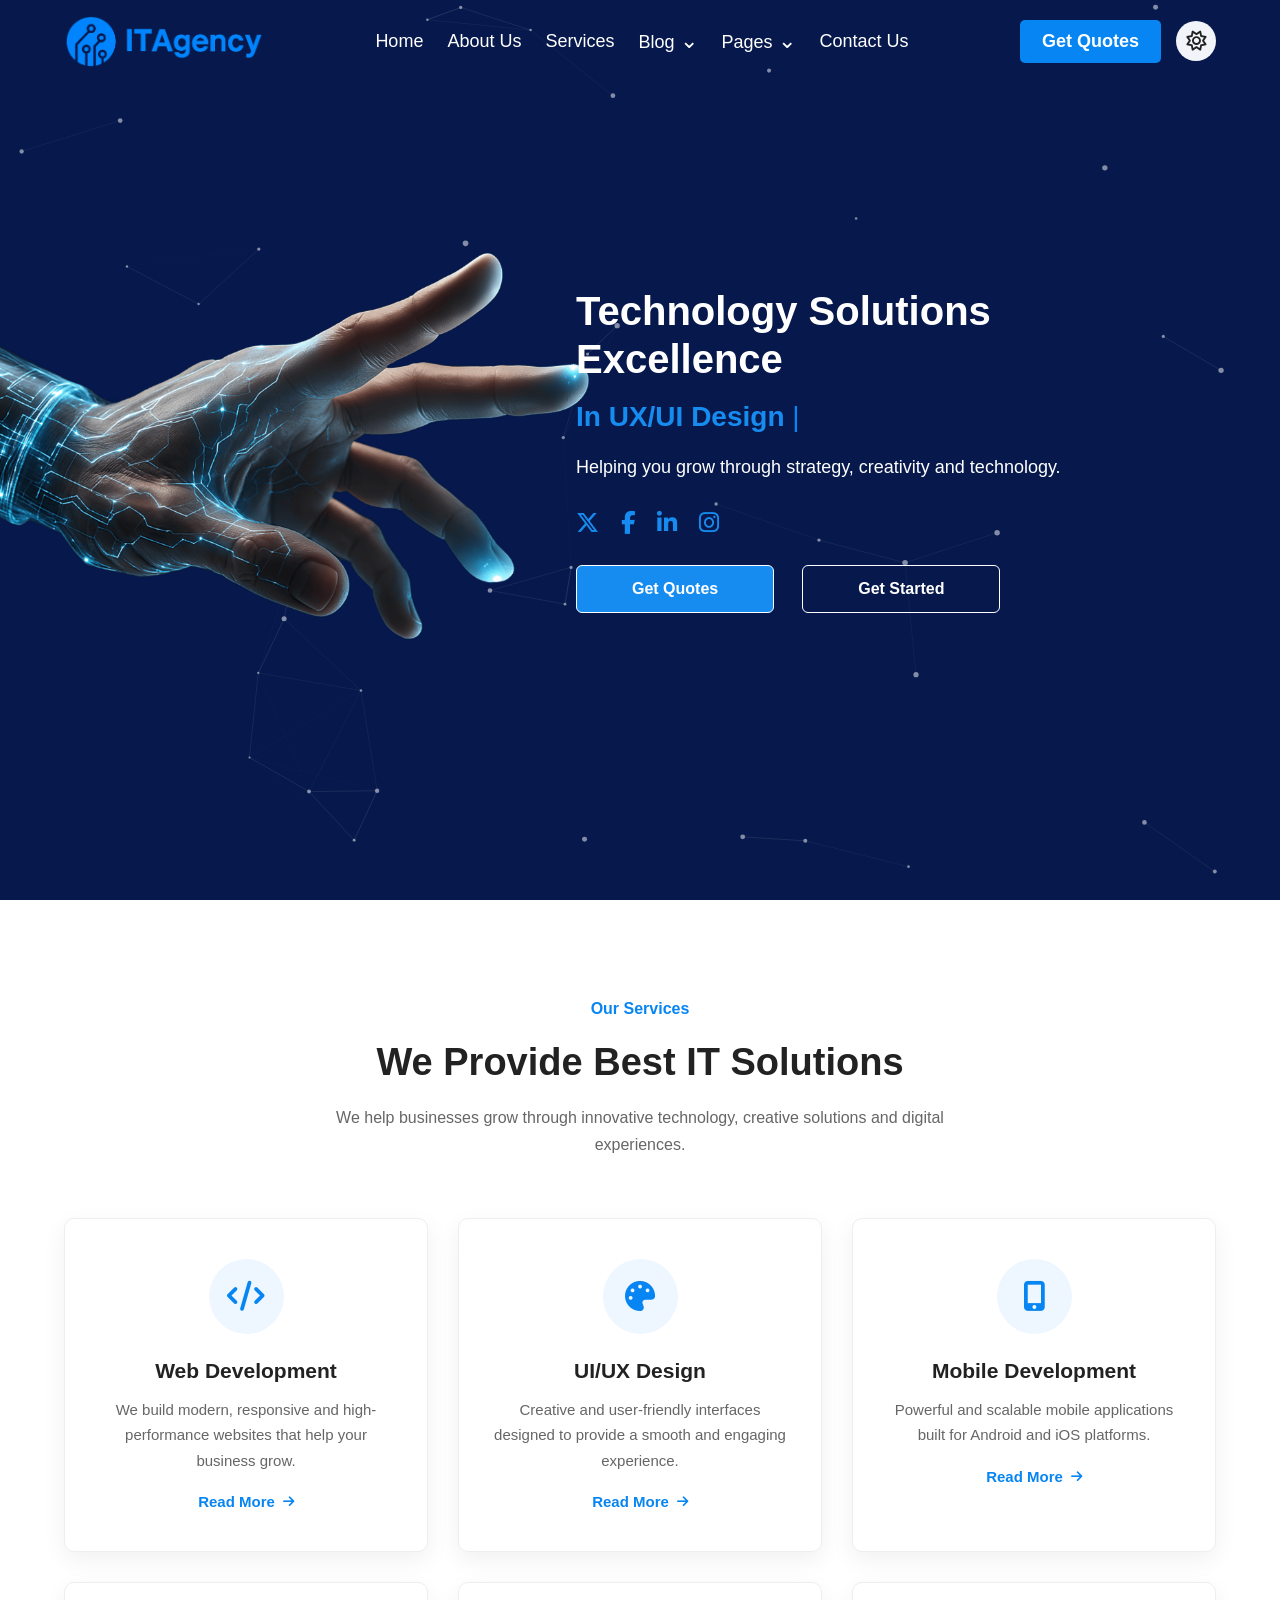
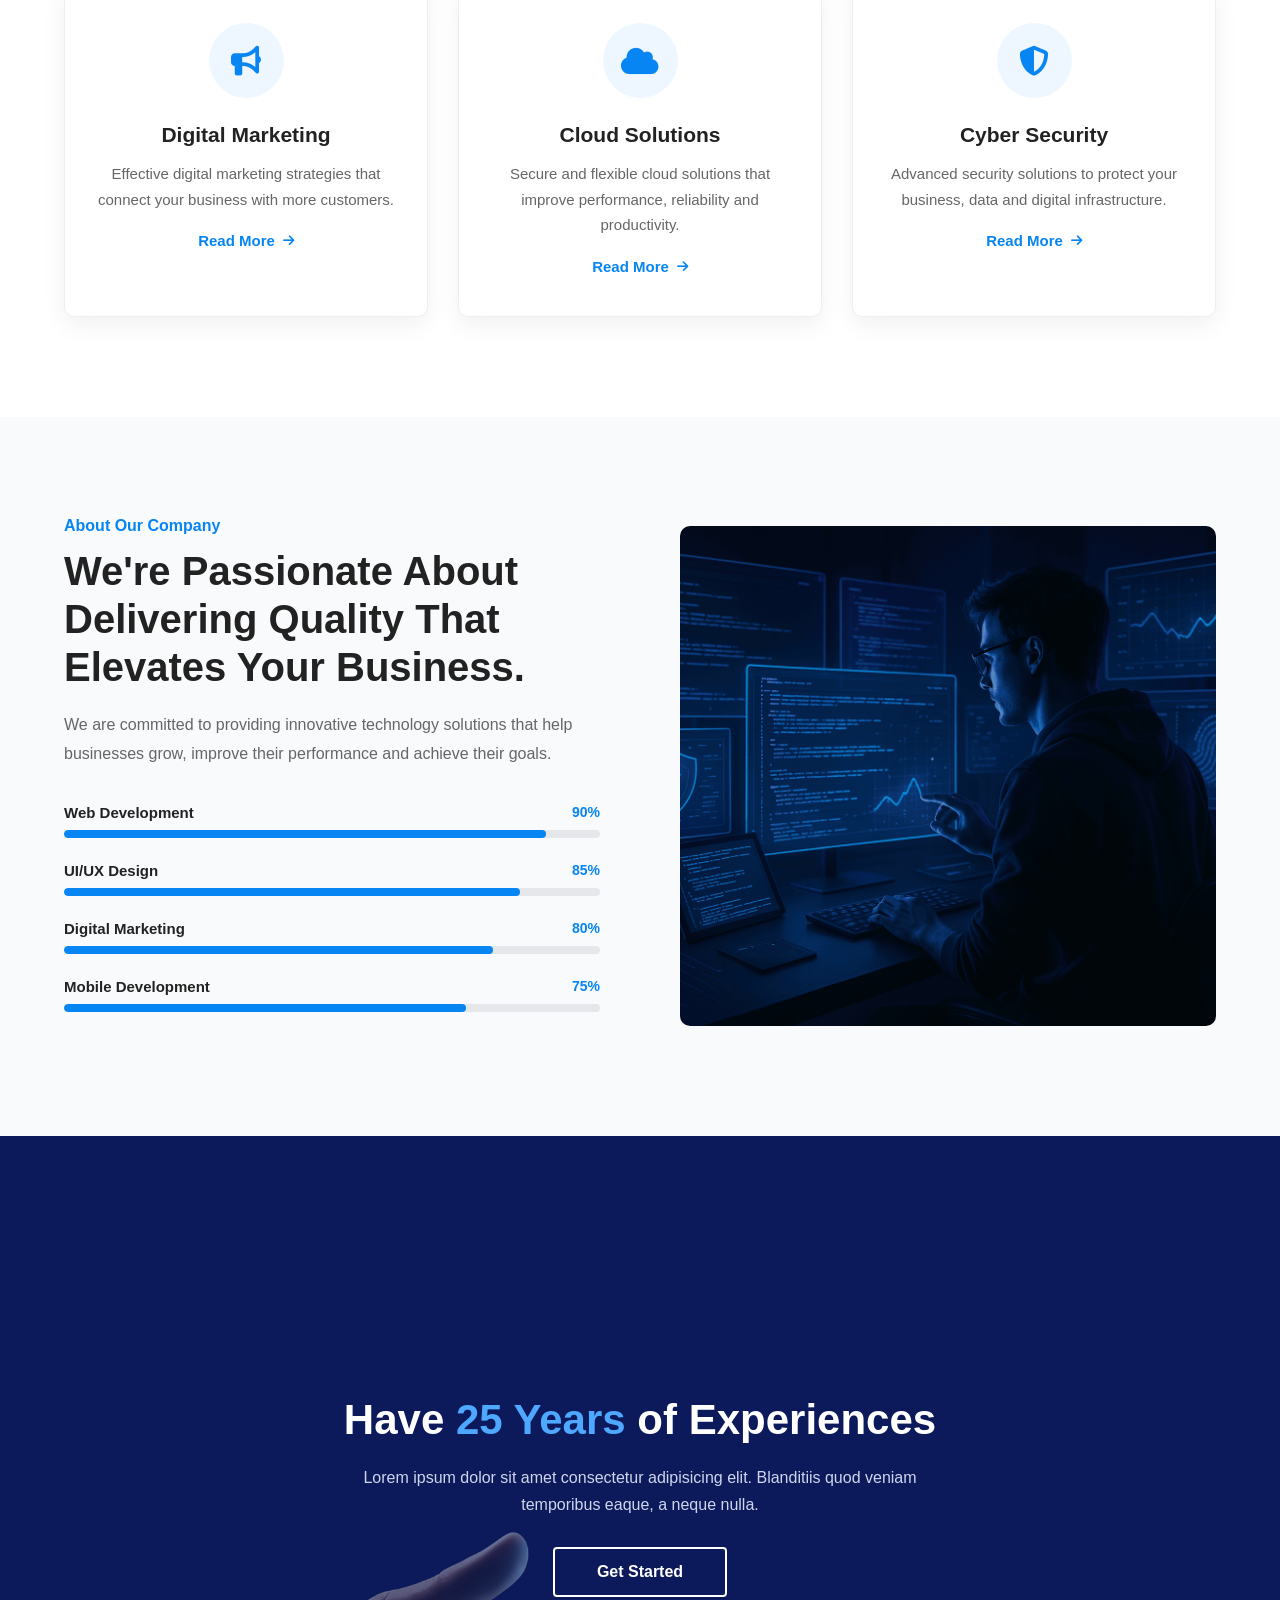
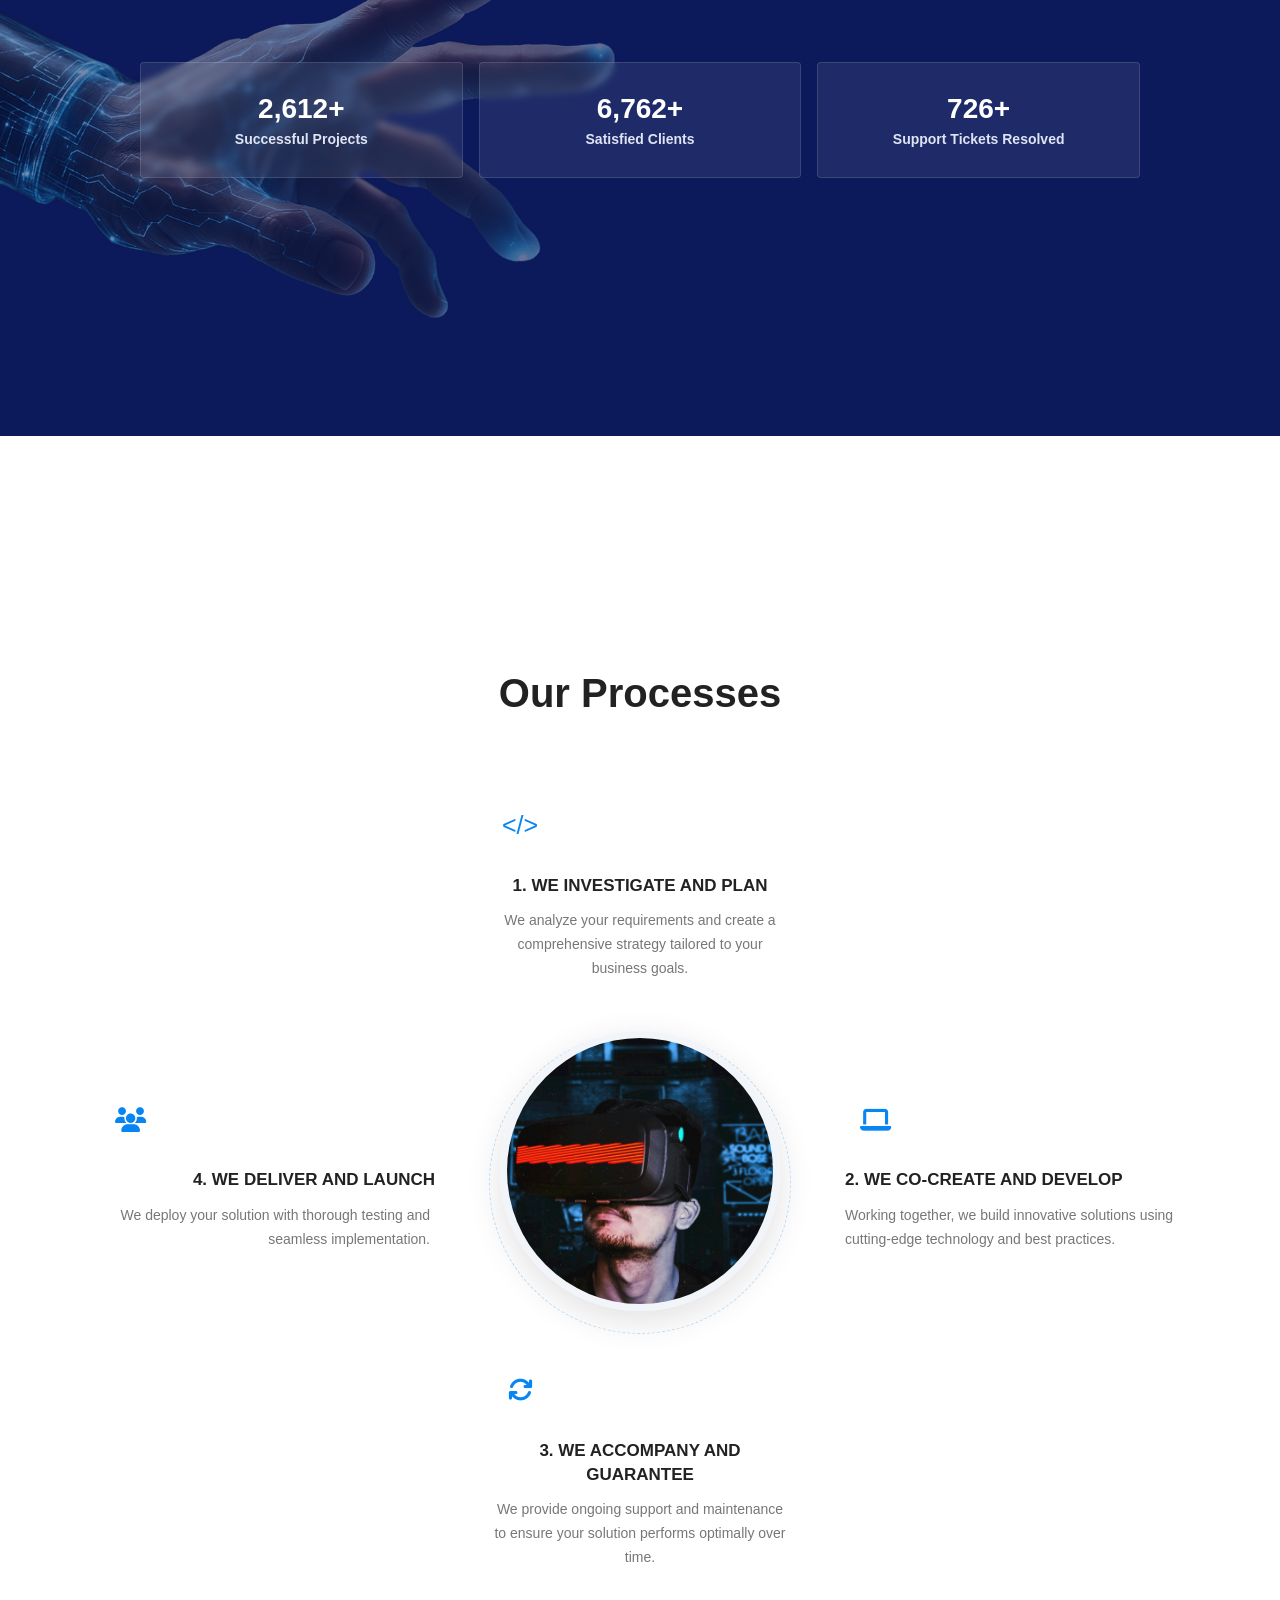
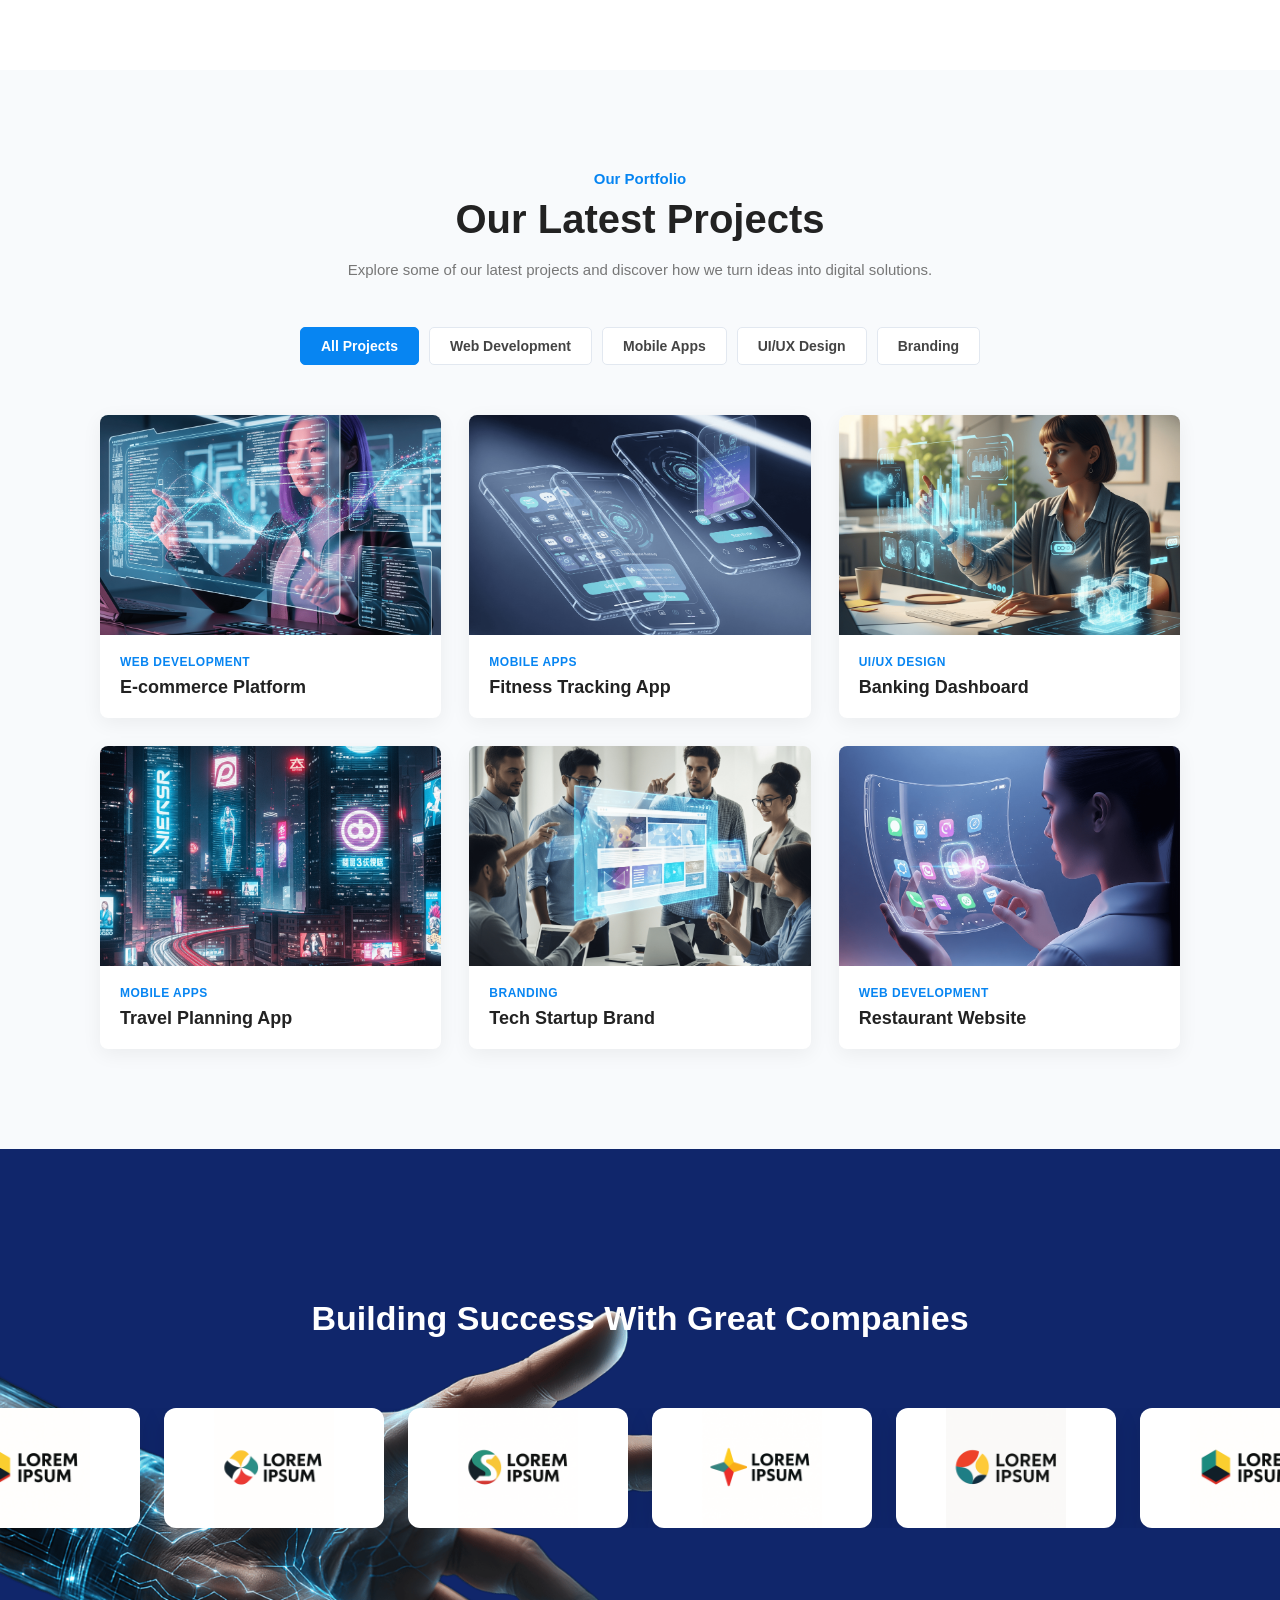
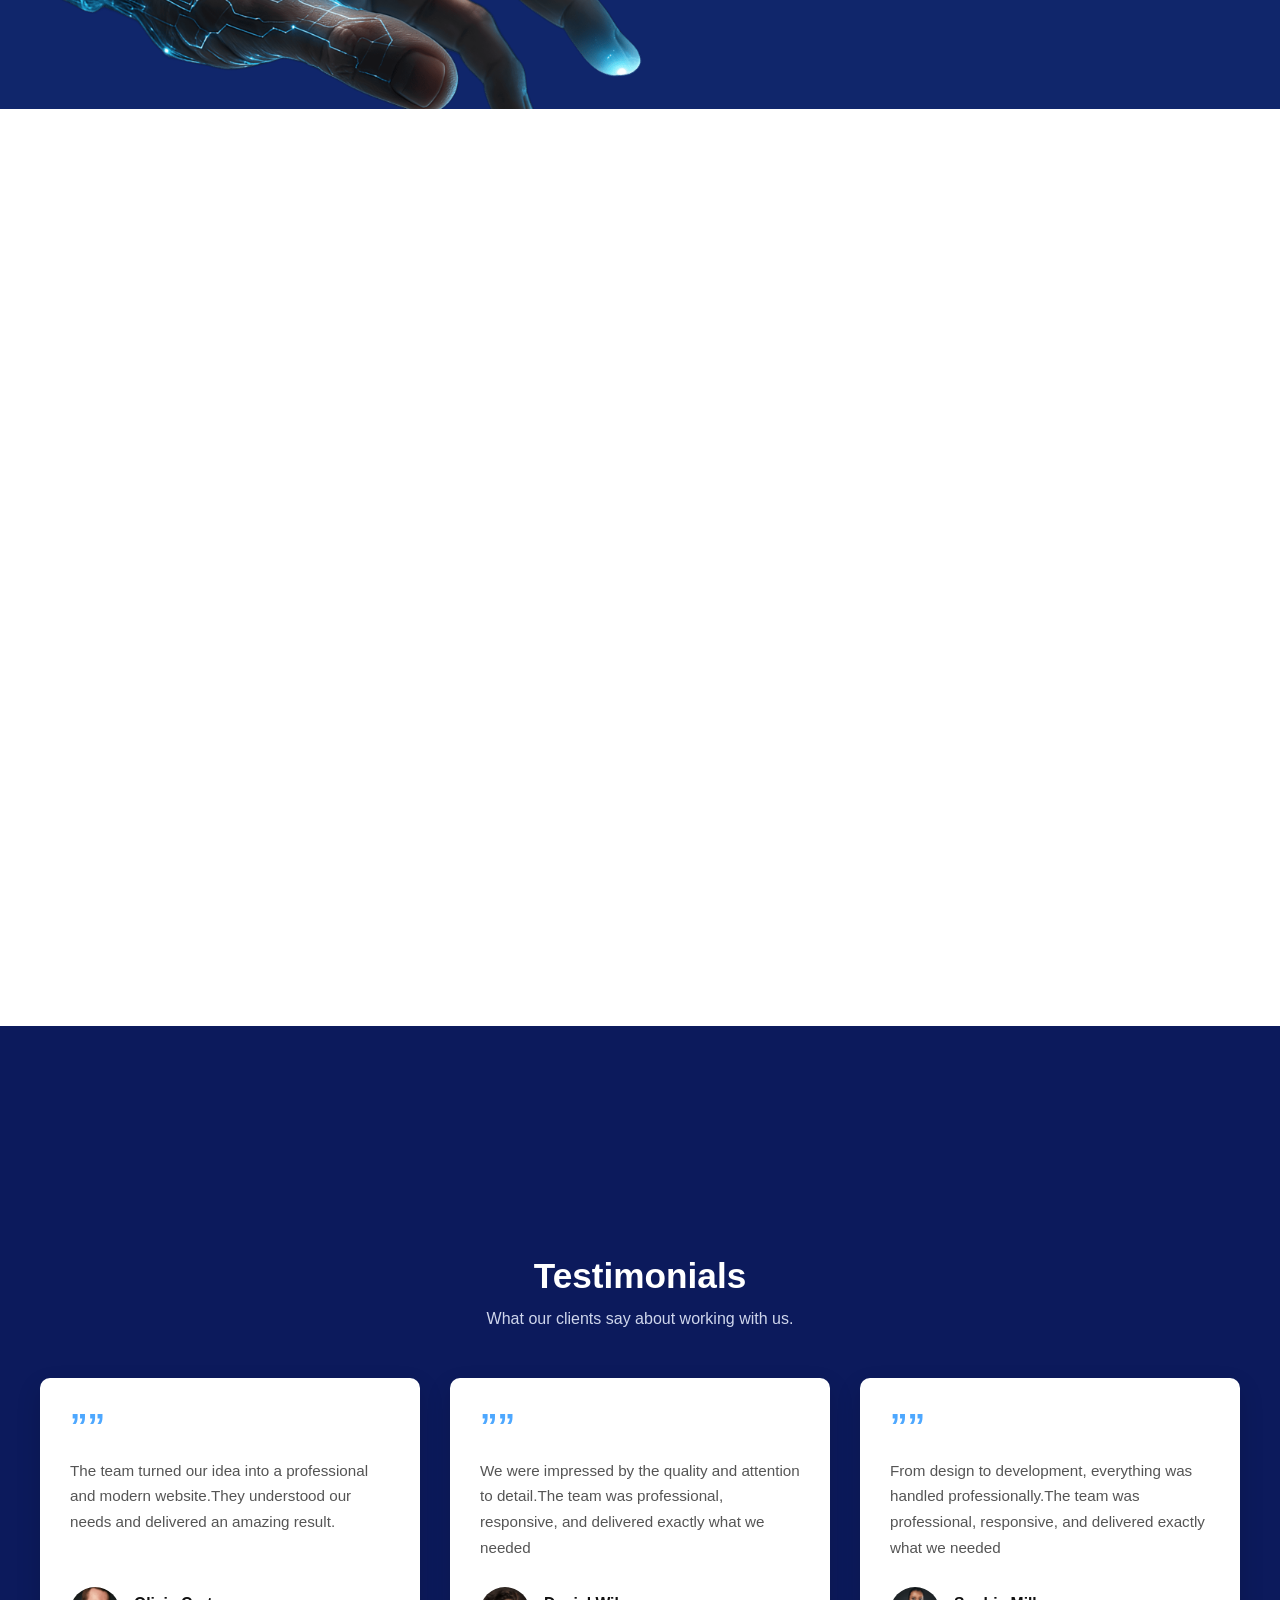
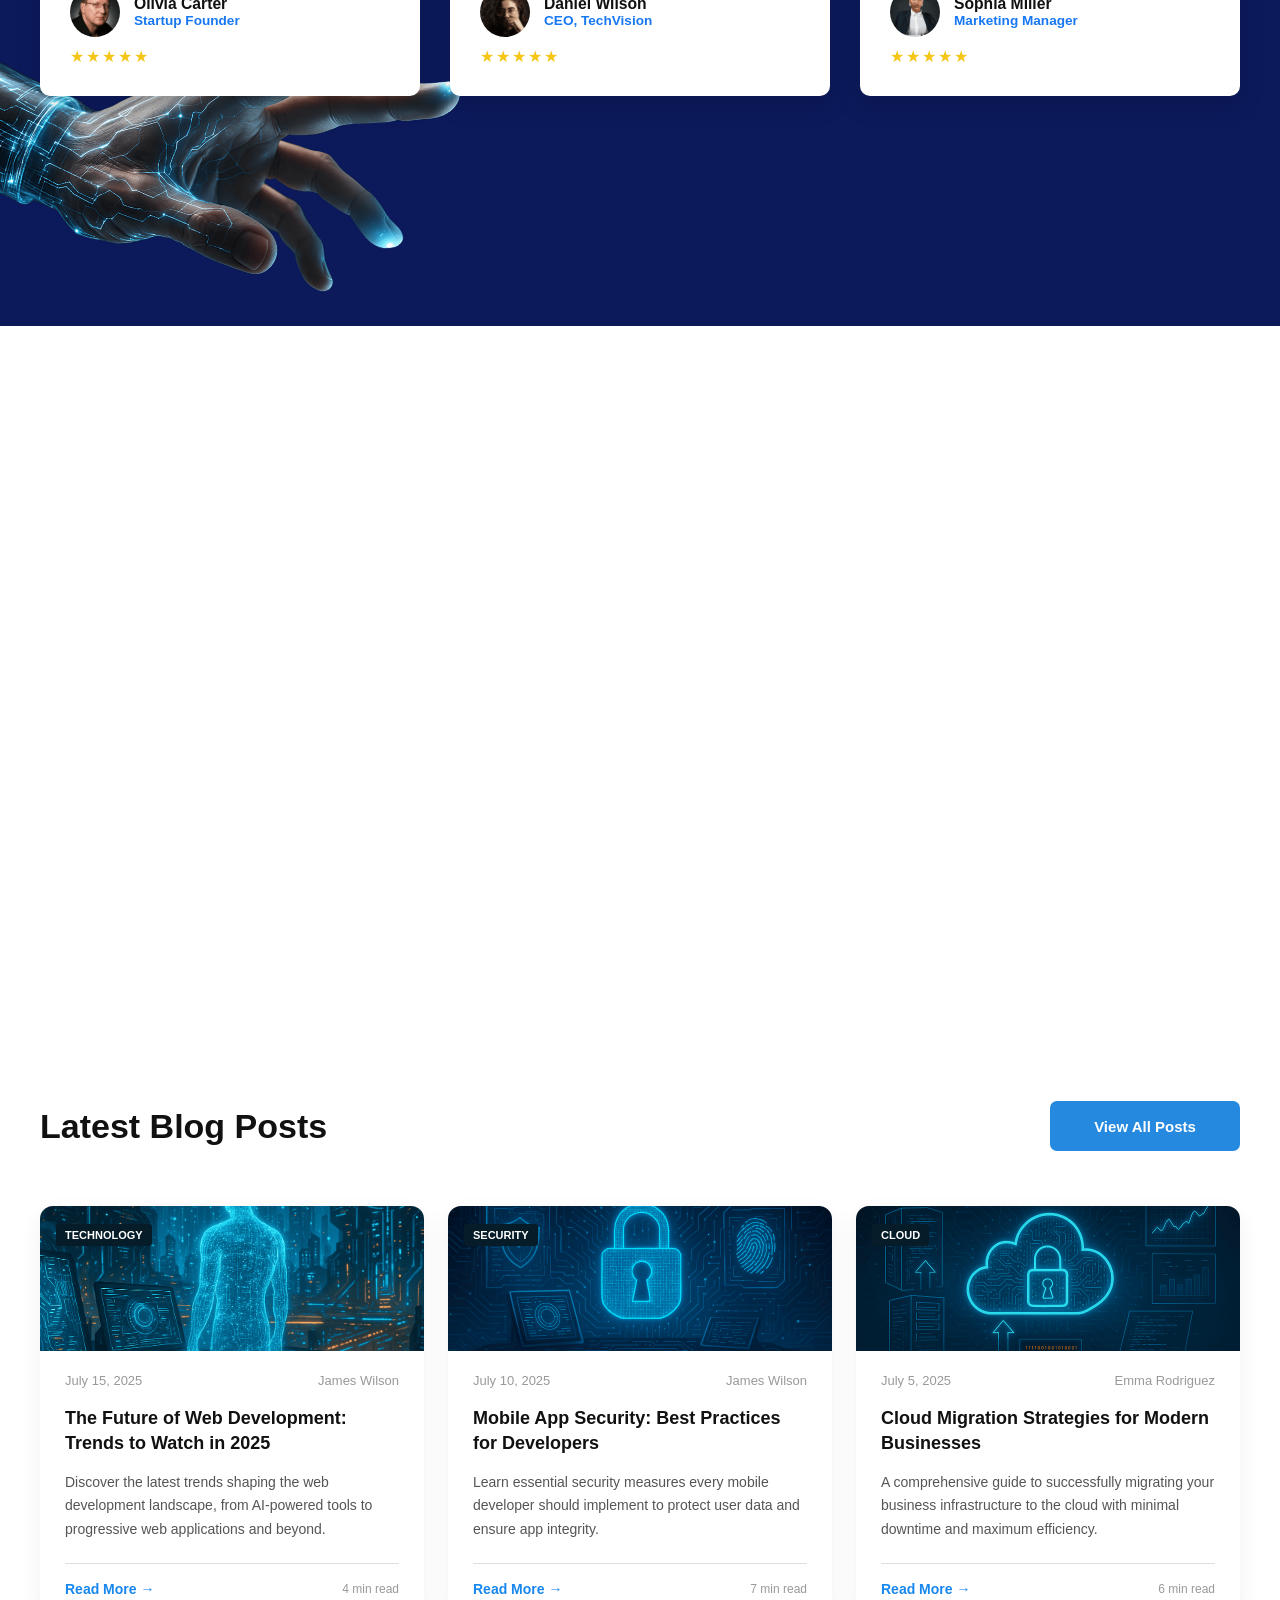
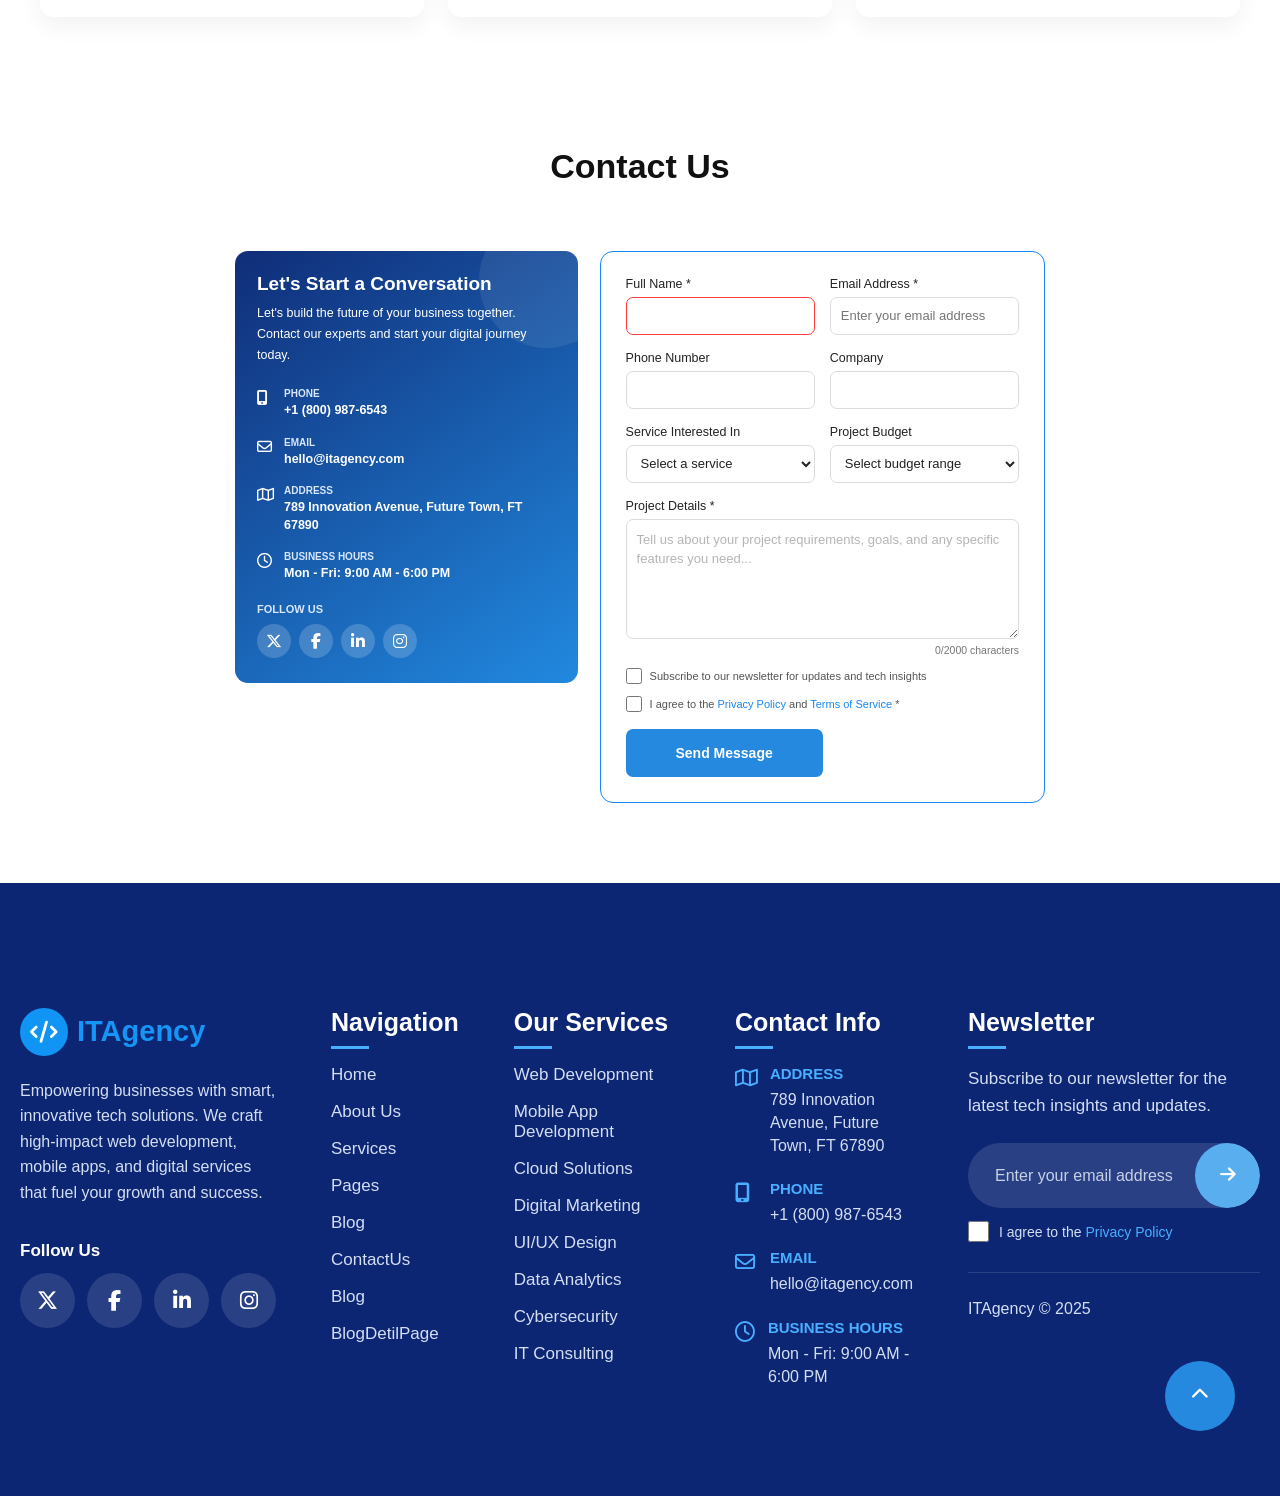
<file: index.html>
<!DOCTYPE html>
<html lang="en">

<head>

    <meta charset="UTF-8">

    <meta name="viewport" content="width=device-width, initial-scale=1.0">

    <title>ITAgency</title>

    <link rel="stylesheet" href="assits/css/style.css">

    <link rel="stylesheet" href="https://cdnjs.cloudflare.com/ajax/libs/font-awesome/6.5.2/css/all.min.css">

</head>

<body> 


    <!--  HEADER  -->

    <header class="header" id="header">

        <div class="container">

            <!-- Logo -->

            <div class="logo">

                <img src="assits/images/logo-transparent-01.png" alt="ITAgency Logo">

            </div>


            <!-- Navbar -->

            <nav class="navbar">

                <ul class="nav-menu">

                    <li>
                        <a href="./index.html">
                            Home
                        </a>
                    </li>


                    <li>
                        <a href="About/about.html">
                            About Us
                        </a>
                    </li>


                    <li>
                        <a href="services/servers.html">
                            Services
                        </a>
                    </li>

                    <!-- Blog -->

                    <li class="dropdown">

                        <a href="./Blog/Blog Column 1/BlogColumn1.html" class="dropdown-toggle">

                           <a href="./Blog/Blog Column 1/BlogColumn1.html">Blog   <span style="font-size: 22px;">⌄</span></a> 

                           

                        </a>


                        <ul class="dropdown-menu">

                            <li>
                                <a href="Blog/Blog Column 1/BlogColumn1.html">
                                    Blog Column 1
                                </a>
                            </li>

                            <li>
                                <a href="Blog/Blog Column 2/BlogColumn2.html">
                                    Blog Column 2
                                </a>
                            </li>

                            <li>
                                <a href="Blog/Blog Column 3/BlogColumn3.html">
                                    Blog Column 3
                                </a>
                            </li>

                            <li>
                                <a href="#">
                                    Blog Detail Page
                                </a>
                            </li>

                        </ul>

                    </li>


                    <!-- Pages -->

                    <li class="dropdown">

                        <a href="./Pages/padge.html" class="dropdown-toggle">

                           <a href="./Pages/padge.html">Pages  <span style="font-size: 22px;">⌄</span></a>

                            

                        </a>


                        <ul class="dropdown-menu">

                            <li>
                                <a href="Pages/padge.html">
                                    Terms & Conditions
                                </a>
                            </li>

                        

                        </ul>

                    </li>


                    <li>
                        <a href="./contact/contact.html">
                            Contact Us
                        </a>
                    </li>

                </ul>

            </nav>


            <!-- Actions -->

            <div class="actions">

                <a href="#" class="btn-get-quotes">
                    Get Quotes
                </a>


                <button id="theme-toggle" aria-label="Toggle dark mode">

                    <i class="fa-regular fa-sun"></i>

                </button>


                <button class="menu-toggle" id="menu-toggle" aria-label="Open menu">

                    ☰

                </button>

            </div>

        </div>

    </header>



    <!-- HERO  -->

    <section class="hero">

        <canvas id="particles"></canvas>


        <!-- Hand -->

        <div class="hero-hand">

            <img src="assits/images/hand-ia-bgremove.png" alt="Technology Hand">

        </div>


        <!-- Hero Content -->

        <div class="hero-content">

            <h1>
                Technology Solutions Excellence
            </h1>


            <h3>

                In

                <span id="typed-element"></span>

                <span class="cursor">
                    |
                </span>

            </h3>


            <p>
                Helping you grow through strategy,
                creativity and technology.
            </p>


            <!-- Social -->

            <div class="social-links">

                <a href="#" aria-label="X">

                    <i class="fa-brands fa-x-twitter"></i>

                </a>


                <a href="#" aria-label="Facebook">

                    <i class="fa-brands fa-facebook-f"></i>

                </a>


                <a href="#" aria-label="LinkedIn">

                    <i class="fa-brands fa-linkedin-in"></i>

                </a>


                <a href="#" aria-label="Instagram">

                    <i class="fa-brands fa-instagram"></i>

                </a>

            </div>


            <!-- Buttons -->

            <div class="hero-buttons">

                <a href="#" class="quotes-btn">
                    Get Quotes
                </a>


                <a href="#" class="hero-btn">
                    Get Started
                </a>

            </div>

        </div>

    </section>



    <!--  SERVICES  -->
    <section class="services">

        <div class="services-container">

            <div class="section-title">

                <span>Our Services</span>

                <h2>We Provide Best IT Solutions</h2>

                <p>
                    We help businesses grow through innovative
                    technology, creative solutions and digital
                    experiences.
                </p>

            </div>


            <div class="services-cards">

                <!-- Card 1 -->

                <div class="service-card">

                    <div class="service-icon">
                        <i class="fa-solid fa-code"></i>
                    </div>

                    <h3>Web Development</h3>

                    <p>
                        We build modern, responsive and high-performance
                        websites that help your business grow.
                    </p>

                    <a href="#" class="service-link">
                        Read More
                        <i class="fa-solid fa-arrow-right"></i>
                    </a>

                </div>


                <!-- Card 2 -->

                <div class="service-card">

                    <div class="service-icon">
                        <i class="fa-solid fa-palette"></i>
                    </div>

                    <h3>UI/UX Design</h3>

                    <p>
                        Creative and user-friendly interfaces designed
                        to provide a smooth and engaging experience.
                    </p>

                    <a href="#" class="service-link">
                        Read More
                        <i class="fa-solid fa-arrow-right"></i>
                    </a>

                </div>


                <!-- Card 3 -->

                <div class="service-card">

                    <div class="service-icon">
                        <i class="fa-solid fa-mobile-screen-button"></i>
                    </div>

                    <h3>Mobile Development</h3>

                    <p>
                        Powerful and scalable mobile applications built
                        for Android and iOS platforms.
                    </p>

                    <a href="#" class="service-link">
                        Read More
                        <i class="fa-solid fa-arrow-right"></i>
                    </a>

                </div>


                <!-- Card 4 -->

                <div class="service-card">

                    <div class="service-icon">
                        <i class="fa-solid fa-bullhorn"></i>
                    </div>

                    <h3>Digital Marketing</h3>

                    <p>
                        Effective digital marketing strategies that
                        connect your business with more customers.
                    </p>

                    <a href="#" class="service-link">
                        Read More
                        <i class="fa-solid fa-arrow-right"></i>
                    </a>

                </div>


                <!-- Card 5 -->

                <div class="service-card">

                    <div class="service-icon">
                        <i class="fa-solid fa-cloud"></i>
                    </div>

                    <h3>Cloud Solutions</h3>

                    <p>
                        Secure and flexible cloud solutions that improve
                        performance, reliability and productivity.
                    </p>

                    <a href="#" class="service-link">
                        Read More
                        <i class="fa-solid fa-arrow-right"></i>
                    </a>

                </div>


                <!-- Card 6 -->

                <div class="service-card">

                    <div class="service-icon">
                        <i class="fa-solid fa-shield-halved"></i>
                    </div>

                    <h3>Cyber Security</h3>

                    <p>
                        Advanced security solutions to protect your
                        business, data and digital infrastructure.
                    </p>

                    <a href="#" class="service-link">
                        Read More
                        <i class="fa-solid fa-arrow-right"></i>
                    </a>

                </div>

            </div>

        </div>

    </section>


    <!-- ABOUT / SKILLS  -->

    <section class="about-skills">

        <div class="about-skills-container">
            <!-- CONTENT -->

            <div class="about-skills-content">

                <span class="about-skills-subtitle">
                    About Our Company
                </span>

                <h2>
                    We're Passionate About Delivering
                    Quality That Elevates Your Business.
                </h2>

                <p>
                    We are committed to providing innovative technology
                    solutions that help businesses grow, improve their
                    performance and achieve their goals.
                </p>


                <!-- PROGRESS 1 -->

                <div class="skill">

                    <div class="skill-info">

                        <span>
                            Web Development
                        </span>

                        <span>
                            90%
                        </span>

                    </div>

                    <div class="skill-bar">

                        <span class="skill-progress progress-web">
                        </span>

                    </div>

                </div>


                <!-- PROGRESS 2 -->

                <div class="skill">

                    <div class="skill-info">

                        <span>
                            UI/UX Design
                        </span>

                        <span>
                            85%
                        </span>

                    </div>

                    <div class="skill-bar">

                        <span class="skill-progress progress-design">
                        </span>

                    </div>

                </div>


                <!-- PROGRESS 3 -->

                <div class="skill">

                    <div class="skill-info">

                        <span>
                            Digital Marketing
                        </span>

                        <span>
                            80%
                        </span>

                    </div>

                    <div class="skill-bar">

                        <span class="skill-progress progress-marketing">
                        </span>

                    </div>

                </div>


                <!-- PROGRESS 4 -->

                <div class="skill">

                    <div class="skill-info">

                        <span>
                            Mobile Development
                        </span>

                        <span>
                            75%
                        </span>

                    </div>

                    <div class="skill-bar">

                        <span class="skill-progress progress-mobile">
                        </span>

                    </div>

                </div>

            </div>

            <!-- IMAGE -->

            <div class="about-skills-image">

                <img src="assits/images/computer-code.png" alt="About Us">

            </div>
        </div>

    </section>


    <!--EXPERIENCE SECTION  -->

<section class="experience-wrap">

    <!-- Sticky Background -->

    <div class="experience-sticky">

        <img
            src="assits/images/hand-ia-bgremove.png"
            class="experience-hand"
            alt="Technology Hand"
        >

    </div>


    <!-- Content -->

    <div class="experience-content">

        <div class="experience-text">

            <h2>
                Have <span>25 Years</span> of Experiences
            </h2>

            <p>
                Lorem ipsum dolor sit amet consectetur
                adipisicing elit. Blanditiis quod veniam
                temporibus eaque, a neque nulla.
            </p>

            <a href="#" class="experience-btn">
                Get Started
            </a>

        </div>


        <!-- Stats -->

        <div class="experience-stats">

            <div class="experience-stat">

                <div class="experience-stat-num" data-target="3785">0+</div>

                <div class="experience-stat-label">
                    Successful Projects
                </div>

            </div>


            <div class="experience-stat">

                <div class="experience-stat-num" data-target="9800">0+</div>

                <div class="experience-stat-label">
                    Satisfied Clients
                </div>

            </div>


            <div class="experience-stat">

                <div class="experience-stat-num" data-target="1052">0+</div>

                <div class="experience-stat-label">
                    Support Tickets Resolved
                </div>

            </div>

        </div>

    </div>

</section>


<!--  OUR PROCESSES  -->

<section class="process-section">

    <div class="process-container">

        <h2 class="process-title">
            Our Processes
        </h2>

        <div class="process-grid">

            <!-- Process 1 -->

            <div class="process-item item-1">

                <div class="process-icon">
                    &lt;/&gt;
                </div>

                <h3>
                    1. WE INVESTIGATE AND PLAN
                </h3>

                <p>
                    We analyze your requirements and create
                    a comprehensive strategy tailored to
                    your business goals.
                </p>

            </div>


            <!-- Process 2 -->

            <div class="process-item item-2">

                <div class="process-icon">

                    <i class="fa-solid fa-laptop"></i>

                </div>

                <h3>
                    2. WE CO-CREATE AND DEVELOP
                </h3>

                <p>
                    Working together, we build innovative
                    solutions using cutting-edge technology
                    and best practices.
                </p>

            </div>


            <!-- Center Image -->

            <div class="process-circle">

                <img
                    src="assits/images/process.jpg"
                    alt="Our Process"
                >

            </div>


            <!-- Process 3 -->

            <div class="process-item item-3">

                <div class="process-icon">

                    <i class="fa-solid fa-arrows-rotate"></i>

                </div>

                <h3>
                    3. WE ACCOMPANY AND GUARANTEE
                </h3>

                <p>
                    We provide ongoing support and maintenance
                    to ensure your solution performs optimally
                    over time.
                </p>

            </div>


            <!-- Process 4 -->

            <div class="process-item item-4">

                <div class="process-icon">

                    <i class="fa-solid fa-users"></i>

                </div>

                <h3>
                    4. WE DELIVER AND LAUNCH
                </h3>

                <p>
                    We deploy your solution with thorough
                    testing and seamless implementation.
                </p>

            </div>

        </div>

    </div>

</section>


<!-- OUR PORTFOLIO  -->

<section class="portfolio-section">

    <div class="portfolio-container">

        <div class="portfolio-heading">

            <span>Our Portfolio</span>

            <h2>
                Our Latest Projects
            </h2>

            <p>
                Explore some of our latest projects and
                discover how we turn ideas into digital solutions.
            </p>

        </div>


        <!-- Filters -->

        <div class="portfolio-filters">

            <button
                class="filter-btn active"
                data-filter="all">
                All Projects
            </button>

            <button
                class="filter-btn"
                data-filter="web">
                Web Development
            </button>

            <button
                class="filter-btn"
                data-filter="mobile">
                Mobile Apps
            </button>

            <button
                class="filter-btn"
                data-filter="uiux">
                UI/UX Design
            </button>

            <button
                class="filter-btn"
                data-filter="branding">
                Branding
            </button>

        </div>


        <!-- Projects -->

        <div class="portfolio-grid">


            <!-- Project 1 -->

            <div
                class="portfolio-card"
                data-category="web">

                <div class="portfolio-image">

                    <img
                        src="assits/images/project-1.png"
                        alt="E-commerce Platform">

                    <div class="portfolio-overlay">

                        <i class="fa-solid fa-arrow-up-right-from-square"></i>

                    </div>

                </div>

                <div class="portfolio-body">

                    <span>
                        WEB DEVELOPMENT
                    </span>

                    <h3>
                        E-commerce Platform
                    </h3>

                </div>

            </div>


            <!-- Project 2 -->

            <div
                class="portfolio-card"
                data-category="mobile">

                <div class="portfolio-image">

                    <img
                        src="assits/images/project-2.png"
                        alt="Fitness Tracking App">

                    <div class="portfolio-overlay">

                        <i class="fa-solid fa-arrow-up-right-from-square"></i>

                    </div>

                </div>

                <div class="portfolio-body">

                    <span>
                        MOBILE APPS
                    </span>

                    <h3>
                        Fitness Tracking App
                    </h3>

                </div>

            </div>


            <!-- Project 3 -->

            <div
                class="portfolio-card"
                data-category="uiux">

                <div class="portfolio-image">

                    <img
                        src="assits/images/project-3.png"
                        alt="Banking Dashboard">

                    <div class="portfolio-overlay">

                        <i class="fa-solid fa-arrow-up-right-from-square"></i>

                    </div>

                </div>

                <div class="portfolio-body">

                    <span>
                        UI/UX DESIGN
                    </span>

                    <h3>
                        Banking Dashboard
                    </h3>

                </div>

            </div>


            <!-- Project 4 -->

            <div
                class="portfolio-card"
                data-category="mobile">

                <div class="portfolio-image">

                    <img
                        src="assits/images/project-4.png"
                        alt="Travel Planning App">

                    <div class="portfolio-overlay">

                        <i class="fa-solid fa-arrow-up-right-from-square"></i>

                    </div>

                </div>

                <div class="portfolio-body">

                    <span>
                        MOBILE APPS
                    </span>

                    <h3>
                        Travel Planning App
                    </h3>

                </div>

            </div>


            <!-- Project 5 -->

            <div
                class="portfolio-card"
                data-category="branding">

                <div class="portfolio-image">

                    <img
                        src="assits/images/project-5.png"
                        alt="Tech Startup Brand">

                    <div class="portfolio-overlay">

                        <i class="fa-solid fa-arrow-up-right-from-square"></i>

                    </div>

                </div>

                <div class="portfolio-body">

                    <span>
                        BRANDING
                    </span>

                    <h3>
                        Tech Startup Brand
                    </h3>

                </div>

            </div>


            <!-- Project 6 -->

            <div
                class="portfolio-card"
                data-category="web">

                <div class="portfolio-image">

                    <img
                        src="assits/images/project-6.png"
                        alt="Restaurant Website">

                    <div class="portfolio-overlay">

                        <i class="fa-solid fa-arrow-up-right-from-square"></i>

                    </div>

                </div>

                <div class="portfolio-body">

                    <span>
                        WEB DEVELOPMENT
                    </span>

                    <h3>
                        Restaurant Website
                    </h3>

                </div>

            </div>

        </div>

    </div>

</section>


<section class="companies-section">


    <div class="companies-hand">
        <img src="assits/images/hand-ia-bgremove.png" alt="Hand">
    </div>


    <div class="companies-content">

        <h2>Building Success With Great Companies</h2>


        <div class="logos-window">

            <div class="logos-track">

                <div class="logo-card">
                    <img src="assits/images/company-01.png" alt="">
                </div>

                <div class="logo-card">
                    <img src="assits/images/company-02.png" alt="">
                </div>

                <div class="logo-card">
                    <img src="assits/images/company-03.png" alt="">
                </div>

                <div class="logo-card">
                    <img src="assits/images/company-04.png" alt="">
                </div>

                <div class="logo-card">
                    <img src="assits/images/company-05.png" alt="">
                </div>

            
                <div class="logo-card">
                    <img src="assits/images/company-06.png" alt="">
                </div>

                <div class="logo-card">
                    <img src="assits/images/company-01.png" alt="">
                </div>

                <div class="logo-card">
                    <img src="assits/images/company-03.png" alt="">
                </div>

                <div class="logo-card">
                    <img src="assits/images/company-05.png" alt="">
                </div>

                <div class="logo-card">
                    <img src="assits/images/company-06.png" alt="">
                </div>

            </div>

        </div>

    </div>



</section>


<section class="pricing-section">

    <div class="pricing-title">

        <h2>Pricing Plans</h2>

        <p>
            Clear, simple, and flexible plans for your business.
        </p>

    </div>


    <div class="pricing-container">


        <!-- BASIC -->
        <div class="pricing-card">

            <div class="pricing-top">

                <h3>Basic</h3>

                <p>
                    Perfect for small businesses and startups
                </p>

            </div>


            <div class="price">

                <span class="current-price">$37</span>

                <span class="old-price">$50</span>

            </div>


            <a href="#" class="pricing-btn">
                Buy Basic Plan
            </a>


            <div class="pricing-line"></div>


            <ul class="features-list">

                <li class="available">
                    <i class="fa-regular fa-circle-check"></i>
                    Up to 5 Pages Website
                </li>

                <li class="available">
                    <i class="fa-regular fa-circle-check"></i>
                    Mobile Responsive Design
                </li>

                <li class="available">
                    <i class="fa-regular fa-circle-check"></i>
                    Basic SEO Optimization
                </li>

                <li class="available">
                    <i class="fa-regular fa-circle-check"></i>
                    Contact Form Integration
                </li>

                <li class="available">
                    <i class="fa-regular fa-circle-check"></i>
                    1 Month Free Support
                </li>

                <li class="available">
                    <i class="fa-regular fa-circle-check"></i>
                    SSL Certificate
                </li>

                <li class="not-available">
                    <i class="fa-regular fa-circle-xmark"></i>
                    E-commerce Functionality
                </li>

                <li class="not-available">
                    <i class="fa-regular fa-circle-xmark"></i>
                    Advanced Analytics
                </li>

                <li class="not-available">
                    <i class="fa-regular fa-circle-xmark"></i>
                    Priority Support
                </li>

            </ul>

        </div>



        <!-- PRO -->
        <div class="pricing-card popular">

            <span class="popular-badge">
                Most Popular
            </span>


            <div class="pricing-top">

                <h3>Pro</h3>

                <p>
                    Ideal for growing businesses
                </p>

            </div>


            <div class="price">

                <span class="current-price">$57</span>

                <span class="old-price">$70</span>

            </div>


            <a href="#" class="pricing-btn">
                Buy Pro Plan
            </a>


            <div class="pricing-line"></div>


            <ul class="features-list">

                <li class="available">
                    <i class="fa-regular fa-circle-check"></i>
                    Up to 5 Pages Website
                </li>

                <li class="available">
                    <i class="fa-regular fa-circle-check"></i>
                    Mobile Responsive Design
                </li>

                <li class="available">
                    <i class="fa-regular fa-circle-check"></i>
                    Basic SEO Optimization
                </li>

                <li class="available">
                    <i class="fa-regular fa-circle-check"></i>
                    Contact Form Integration
                </li>

                <li class="available">
                    <i class="fa-regular fa-circle-check"></i>
                    1 Month Free Support
                </li>

                <li class="available">
                    <i class="fa-regular fa-circle-check"></i>
                    SSL Certificate
                </li>

                <li class="available">
                    <i class="fa-regular fa-circle-check"></i>
                    E-commerce Functionality
                </li>

                <li class="available">
                    <i class="fa-regular fa-circle-check"></i>
                    Advanced Analytics
                </li>

                <li class="not-available">
                    <i class="fa-regular fa-circle-xmark"></i>
                    Priority Support
                </li>

            </ul>

        </div>



        <!-- ENTERPRISE -->
        <div class="pricing-card">

            <div class="pricing-top">

                <h3>Enterprise</h3>

                <p>
                    For large-scale businesses
                </p>

            </div>


            <div class="price">

                <span class="current-price">$77</span>

                <span class="old-price">$100</span>

            </div>


            <a href="#" class="pricing-btn">
                Buy Enterprise Plan
            </a>


            <div class="pricing-line"></div>


            <ul class="features-list">

                <li class="available">
                    <i class="fa-regular fa-circle-check"></i>
                    Up to 5 Pages Website
                </li>

                <li class="available">
                    <i class="fa-regular fa-circle-check"></i>
                    Mobile Responsive Design
                </li>

                <li class="available">
                    <i class="fa-regular fa-circle-check"></i>
                    Basic SEO Optimization
                </li>

                <li class="available">
                    <i class="fa-regular fa-circle-check"></i>
                    Contact Form Integration
                </li>

                <li class="available">
                    <i class="fa-regular fa-circle-check"></i>
                    1 Month Free Support
                </li>

                <li class="available">
                    <i class="fa-regular fa-circle-check"></i>
                    SSL Certificate
                </li>

                <li class="available">
                    <i class="fa-regular fa-circle-check"></i>
                    E-commerce Functionality
                </li>

                <li class="available">
                    <i class="fa-regular fa-circle-check"></i>
                    Advanced Analytics
                </li>

                <li class="available">
                    <i class="fa-regular fa-circle-check"></i>
                    Priority Support
                </li>

            </ul>

        </div>

    </div>

</section>

<!-- testimolise -->

<section class="testi-wrap">

    <div class="testi-sticky">

        <!-- Hand Image -->
        <img src="assits/images/hand-ia-bgremove.png" class="testi-hand" alt="Hand">

        <div class="testi-content">

            <!-- Title -->
            <h2 class="testi-title">
                Testimonials
            </h2>

            <p class="testi-subtitle">
                What our clients say about working with us.
            </p>


            <!-- Cards -->
            <div class="testi-cards" id="testiCards">


                <!-- Card 1 -->
                <div class="testi-card active">

                    <div class="quote-icon">
                        &#8221;&#8221;
                    </div>

                    <p>
                        The team turned our idea into a professional and
                        modern website. They understood our needs and
                        delivered an amazing result.
                    </p>

                    <div class="testi-person">

                        <img src="assits/images/face-01.png"
                             alt="Olivia Carter">

                        <div>

                            <div class="name">
                                Olivia Carter
                            </div>

                            <div class="role">
                                Startup Founder
                            </div>

                        </div>

                    </div>

                    <div class="stars">
                        ★★★★★
                    </div>

                </div>



                <!-- Card 2 -->
                <div class="testi-card active">

                    <div class="quote-icon">
                        &#8221;&#8221;
                    </div>

                    <p>
                        We were impressed by the quality and attention
                        to detail. The team was professional, responsive,
                        and delivered exactly what we needed.
                    </p>

                    <div class="testi-person">

                        <img src="assits/images/face-02.png"
                             alt="Daniel Wilson">

                        <div>

                            <div class="name">
                                Daniel Wilson
                            </div>

                            <div class="role">
                                CEO, TechVision
                            </div>

                        </div>

                    </div>

                    <div class="stars">
                        ★★★★★
                    </div>

                </div>



                <!-- Card 3 -->
                <div class="testi-card active">

                    <div class="quote-icon">
                        &#8221;&#8221;
                    </div>

                    <p>
                        From design to development, everything was handled
                        professionally. Our new website helped us present
                        our business in a much better way.
                    </p>

                    <div class="testi-person">

                        <img src="assits/images/face-03.png"
                             alt="Sophia Miller">

                        <div>

                            <div class="name">
                                Sophia Miller
                            </div>

                            <div class="role">
                                Marketing Manager
                            </div>

                        </div>

                    </div>

                    <div class="stars">
                        ★★★★★
                    </div>

                </div>


            </div>

        </div>

    </div>

</section>


<!-- blog post -->


<section class="blog-section">

    <div class="blog-container">

        <!-- Header -->
        <div class="blog-header">

            <h2>Latest Blog Posts</h2>

            <a href="#" class="view-all-btn">
                View All Posts
            </a>

        </div>


        <!-- Blog Cards -->
        <div class="blog-cards">


            <!-- Card 1 -->
            <article class="blog-card">

                <div class="blog-image">

                    <img src="assits/images/post-1.png" alt="Web Development">

                    <span class="blog-category">
                        TECHNOLOGY
                    </span>

                </div>


                <div class="blog-content">

                    <div class="blog-meta">
                        <span>July 15, 2025</span>
                        <span>James Wilson</span>
                    </div>


                    <h3>
                        The Future of Web Development:
                        Trends to Watch in 2025
                    </h3>


                    <p>
                        Discover the latest trends shaping the web
                        development landscape, from AI-powered tools to
                        progressive web applications and beyond.
                    </p>


                    <div class="blog-footer">

                        <a href="#">
                            Read More <span>→</span>
                        </a>

                        <span class="read-time">
                            4 min read
                        </span>

                    </div>

                </div>

            </article>



            <!-- Card 2 -->
            <article class="blog-card">

                <div class="blog-image">

                    <img src="assits/images/post-2.png" alt="Mobile App Security">

                    <span class="blog-category">
                        SECURITY
                    </span>

                </div>


                <div class="blog-content">

                    <div class="blog-meta">
                        <span>July 10, 2025</span>
                        <span>James Wilson</span>
                    </div>


                    <h3>
                        Mobile App Security:
                        Best Practices for Developers
                    </h3>


                    <p>
                        Learn essential security measures every mobile
                        developer should implement to protect user data and
                        ensure app integrity.
                    </p>


                    <div class="blog-footer">

                        <a href="#">
                            Read More <span>→</span>
                        </a>

                        <span class="read-time">
                            7 min read
                        </span>

                    </div>

                </div>

            </article>



            <!-- Card 3 -->
            <article class="blog-card">

                <div class="blog-image">

                    <img src="assits/images/post-3.png" alt="Cloud Migration">

                    <span class="blog-category">
                        CLOUD
                    </span>

                </div>


                <div class="blog-content">

                    <div class="blog-meta">
                        <span>July 5, 2025</span>
                        <span>Emma Rodriguez</span>
                    </div>


                    <h3>
                        Cloud Migration Strategies for Modern
                        Businesses
                    </h3>


                    <p>
                        A comprehensive guide to successfully migrating your
                        business infrastructure to the cloud with minimal
                        downtime and maximum efficiency.
                    </p>


                    <div class="blog-footer">

                        <a href="#">
                            Read More <span>→</span>
                        </a>

                        <span class="read-time">
                            6 min read
                        </span>

                    </div>

                </div>

            </article>


        </div>

    </div>

</section>

<!-- 
     CONTACT US SECTION
 -->

<section class="contact-section">

    <div class="contact-container">

        <h2 class="contact-title">Contact Us</h2>


        <div class="contact-wrapper">


            <!-- LEFT INFO  -->

            <div class="contact-info">

                <div class="contact-circle"></div>

                <h3>Let's Start a Conversation</h3>

                <p class="contact-intro">
                    Let's build the future of your business together.
                    Contact our experts and start your digital journey today.
                </p>


                <!-- Phone -->
                <div class="contact-item">

                    <i class="fa-solid fa-mobile-screen-button"></i>

                    <div>
                        <span>PHONE</span>
                        <p>+1 (800) 987-6543</p>
                    </div>

                </div>


                <!-- Email -->
                <div class="contact-item">

                    <i class="fa-regular fa-envelope"></i>

                    <div>
                        <span>EMAIL</span>
                        <p>hello@itagency.com</p>
                    </div>

                </div>


                <!-- Address -->
                <div class="contact-item">

                    <i class="fa-regular fa-map"></i>

                    <div>
                        <span>ADDRESS</span>
                        <p>789 Innovation Avenue, Future Town, FT 67890</p>
                    </div>

                </div>


                <!-- Business Hours -->
                <div class="contact-item">

                    <i class="fa-regular fa-clock"></i>

                    <div>
                        <span>BUSINESS HOURS</span>
                        <p>Mon - Fri: 9:00 AM - 6:00 PM</p>
                    </div>

                </div>


                <!-- Social Media -->

                <div class="follow-us">

                    <span>FOLLOW US</span>

                    <div class="social-icons">

                        <a href="#" aria-label="X">
                            <i class="fa-brands fa-x-twitter"></i>
                        </a>

                        <a href="#" aria-label="Facebook">
                            <i class="fa-brands fa-facebook-f"></i>
                        </a>

                        <a href="#" aria-label="LinkedIn">
                            <i class="fa-brands fa-linkedin-in"></i>
                        </a>

                        <a href="#" aria-label="Instagram">
                            <i class="fa-brands fa-instagram"></i>
                        </a>

                    </div>

                </div>

            </div>



            <!--  RIGHT FORM -->

            <div class="contact-form-box">

                <form id="contactForm">


                    <!-- Row 1 -->

                    <div class="form-row">

                        <div class="form-group">

                            <label for="fullName">
                                Full Name *
                            </label>

                            <input
                                type="text"
                                id="fullName"
                                name="fullName"
                                required
                            >

                        </div>


                        <div class="form-group">

                            <label for="email">
                                Email Address *
                            </label>

                          <input
    type="email"
    placeholder="Enter your email address"
    required
>

                        </div>

                    </div>



                    <!-- Row 2 -->

                    <div class="form-row">

                        <div class="form-group">

                            <label for="phone">
                                Phone Number
                            </label>

                            <input
                                type="tel"
                                id="phone"
                                name="phone"
                            >

                        </div>


                        <div class="form-group">

                            <label for="company">
                                Company
                            </label>

                            <input
                                type="text"
                                id="company"
                                name="company"
                            >

                        </div>

                    </div>



                    <!-- Row 3 -->

                    <div class="form-row">

                        <div class="form-group">

                            <label for="service">
                                Service Interested In
                            </label>

                            <select id="service" name="service">

                                <option value="">
                                    Select a service
                                </option>

                                <option value="web-development">
                                    Web Development
                                </option>

                                <option value="mobile-development">
                                    Mobile Development
                                </option>

                                <option value="ui-ux">
                                    UI / UX Design
                                </option>

                                <option value="cloud">
                                    Cloud Solutions
                                </option>

                                <option value="cyber-security">
                                    Cyber Security
                                </option>

                            </select>

                        </div>


                        <div class="form-group">

                            <label for="budget">
                                Project Budget
                            </label>

                            <select id="budget" name="budget">

                                <option value="">
                                    Select budget range
                                </option>

                                <option value="1k-5k">
                                    $1,000 - $5,000
                                </option>

                                <option value="5k-10k">
                                    $5,000 - $10,000
                                </option>

                                <option value="10k-25k">
                                    $10,000 - $25,000
                                </option>

                                <option value="25k-plus">
                                    $25,000+
                                </option>

                            </select>

                        </div>

                    </div>



                    <!-- Project Details -->

                    <div class="form-group textarea-group">

                        <label for="projectDetails">
                            Project Details *
                        </label>

                        <textarea
                            id="projectDetails"
                            name="projectDetails"
                            maxlength="2000"
                            required
                            placeholder="Tell us about your project requirements, goals, and any specific features you need..."
                        ></textarea>

                        <div class="character-count">
                            <span id="charCount">0</span>/2000 characters
                        </div>

                    </div>



                    <!-- Newsletter -->

                    <label class="checkbox-label">

                        <input
                            type="checkbox"
                            id="newsletter"
                            name="newsletter"
                        >

                        <span>
                            Subscribe to our newsletter for updates and tech insights
                        </span>

                    </label>



                    <!-- Privacy -->

                    <label class="checkbox-label">

                        <input
                            type="checkbox"
                            id="privacy"
                            name="privacy"
                            required
                        >

                        <span>
                            I agree to the
                            <a href="#">Privacy Policy</a>
                            and
                            <a href="#">Terms of Service</a> *
                        </span>

                    </label>



                    <!-- Submit -->

                    <button
                        type="submit"
                        class="send-btn"
                    >
                        Send Message
                    </button>


                </form>

            </div>

        </div>

    </div>

</section>

<!-- FOOTER -->

<footer class="site-footer">

    <!-- Hand Background -->
    <img
        src="assits/images/hand-ia-bgremove.png"
        alt=""
        class="footer-hand"
    >


    <div class="footer-container">

        <!-- Column 1 -->
        <div class="footer-about">

            <div class="footer-logo">
                <div class="logo-icon">
                    <i class="fa-solid fa-code"></i>
                </div>

                <span>ITAgency</span>
            </div>


            <p>
                Empowering businesses with smart, innovative tech solutions.
                We craft high-impact web development, mobile apps, and
                digital services that fuel your growth and success.
            </p>


            <h4>Follow Us</h4>


            <div class="footer-social">

                <a href="#">
                    <i class="fa-brands fa-x-twitter"></i>
                </a>

                <a href="#">
                    <i class="fa-brands fa-facebook-f"></i>
                </a>

                <a href="#">
                    <i class="fa-brands fa-linkedin-in"></i>
                </a>

                <a href="#">
                    <i class="fa-brands fa-instagram"></i>
                </a>

            </div>

        </div>


        <!-- Column 2 -->
        <div class="footer-column">

            <h3>Navigation</h3>

            <a href="./index.html">Home</a>
            <a href="./About/about.html">About Us</a>
            <a href="./services/servers.html">Services</a>
            <a href="./Pages/padge.html">Pages</a>
            <a href="./Blog/Blog Column 1/BlogColumn1.html">Blog</a>
            <a href="./contact/contact.html">ContactUs</a>
            <a href="./Blog/Blog Column 1/BlogColumn1.html">Blog</a>
            <a href="./Blog/Blog Detail Page/BlogDetilPage.html">BlogDetilPage</a>
            

        </div>


        <!-- Column 3 -->
        <div class="footer-column">

            <h3>Our Services</h3>

            <a href="#">Web Development</a>
            <a href="#">Mobile App Development</a>
            <a href="#">Cloud Solutions</a>
            <a href="#">Digital Marketing</a>
            <a href="#">UI/UX Design</a>
            <a href="#">Data Analytics</a>
            <a href="#">Cybersecurity</a>
            <a href="#">IT Consulting</a>

        </div>


        <!-- Column 4 -->
        <div class="footer-column footer-contact">

            <h3>Contact Info</h3>


            <div class="footer-contact-item">

                <i class="fa-regular fa-map"></i>

                <div>
                    <span>ADDRESS</span>

                    <p>
                        789 Innovation Avenue, Future Town,
                        FT 67890
                    </p>
                </div>

            </div>


            <div class="footer-contact-item">

                <i class="fa-solid fa-mobile-screen-button"></i>

                <div>
                    <span>PHONE</span>

                    <p>
                        +1 (800) 987-6543
                    </p>
                </div>

            </div>


            <div class="footer-contact-item">

                <i class="fa-regular fa-envelope"></i>

                <div>
                    <span>EMAIL</span>

                    <p>
                        hello@itagency.com
                    </p>
                </div>

            </div>


            <div class="footer-contact-item">

                <i class="fa-regular fa-clock"></i>

                <div>
                    <span>BUSINESS HOURS</span>

                    <p>
                        Mon - Fri: 9:00 AM - 6:00 PM
                    </p>
                </div>

            </div>

        </div>


        <!-- Column 5 -->
        <div class="footer-newsletter">

            <h3>Newsletter</h3>

            <p>
                Subscribe to our newsletter for the latest
                tech insights and updates.
            </p>


         <div class="newsletter-form">

    <input
        type="email"
        id="newsletter-email"
        placeholder="Enter your email address"
        required
    >

    <button type="button" id="newsletter-btn">
        <i class="fa-solid fa-arrow-right"></i>
    </button>

</div>


            <label class="newsletter-check">

                <input type="checkbox">

                <span>
                    I agree to the
                    <a href="#">Privacy Policy</a>
                </span>

            </label>


            <div class="footer-bottom">

                <span>
                    ITAgency © 2025
                </span>

            </div>

        </div>

    </div>


    <!-- Back To Top -->

    <button
        class="back-to-top"
        id="backToTop"
        aria-label="Back to top"
    >
        <i class="fa-solid fa-chevron-up"></i>
    </button>

</footer>


    <script src="assits/js/script.js"></script>

</body>

</html>
</file>
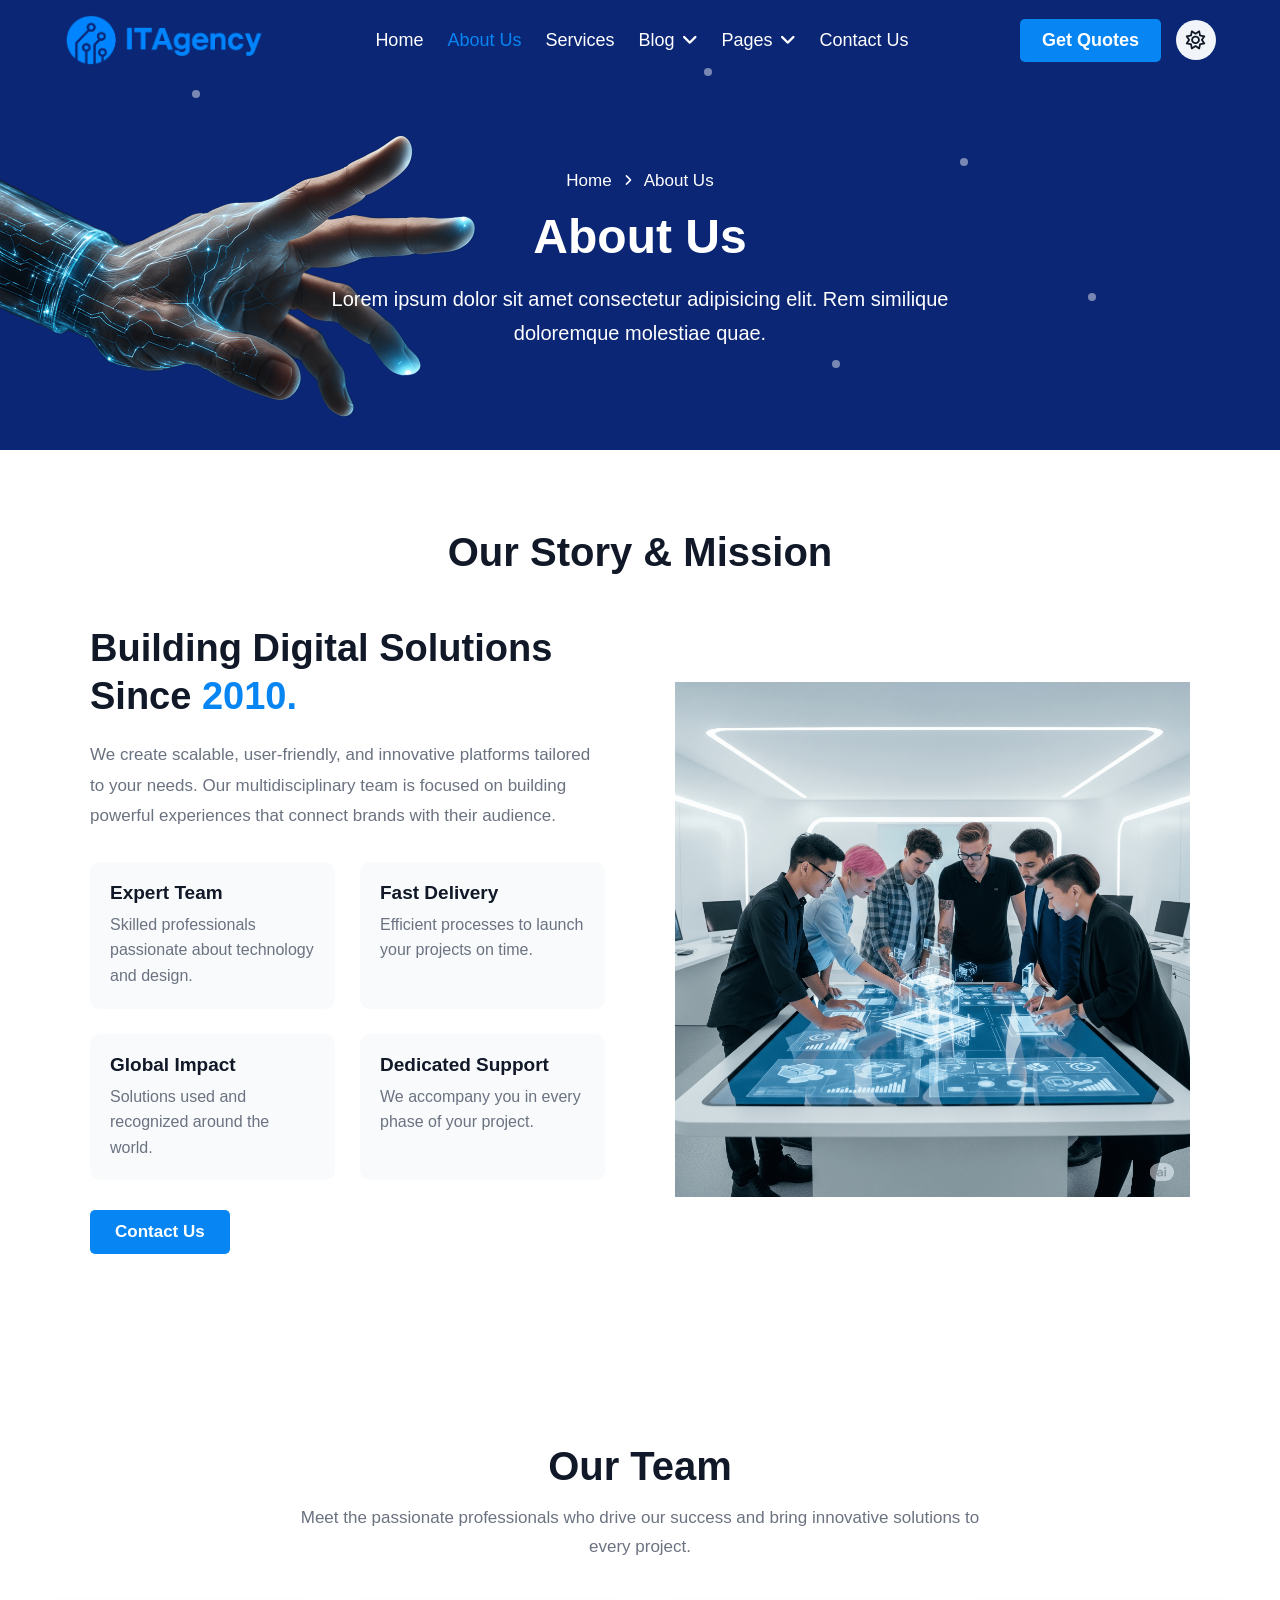
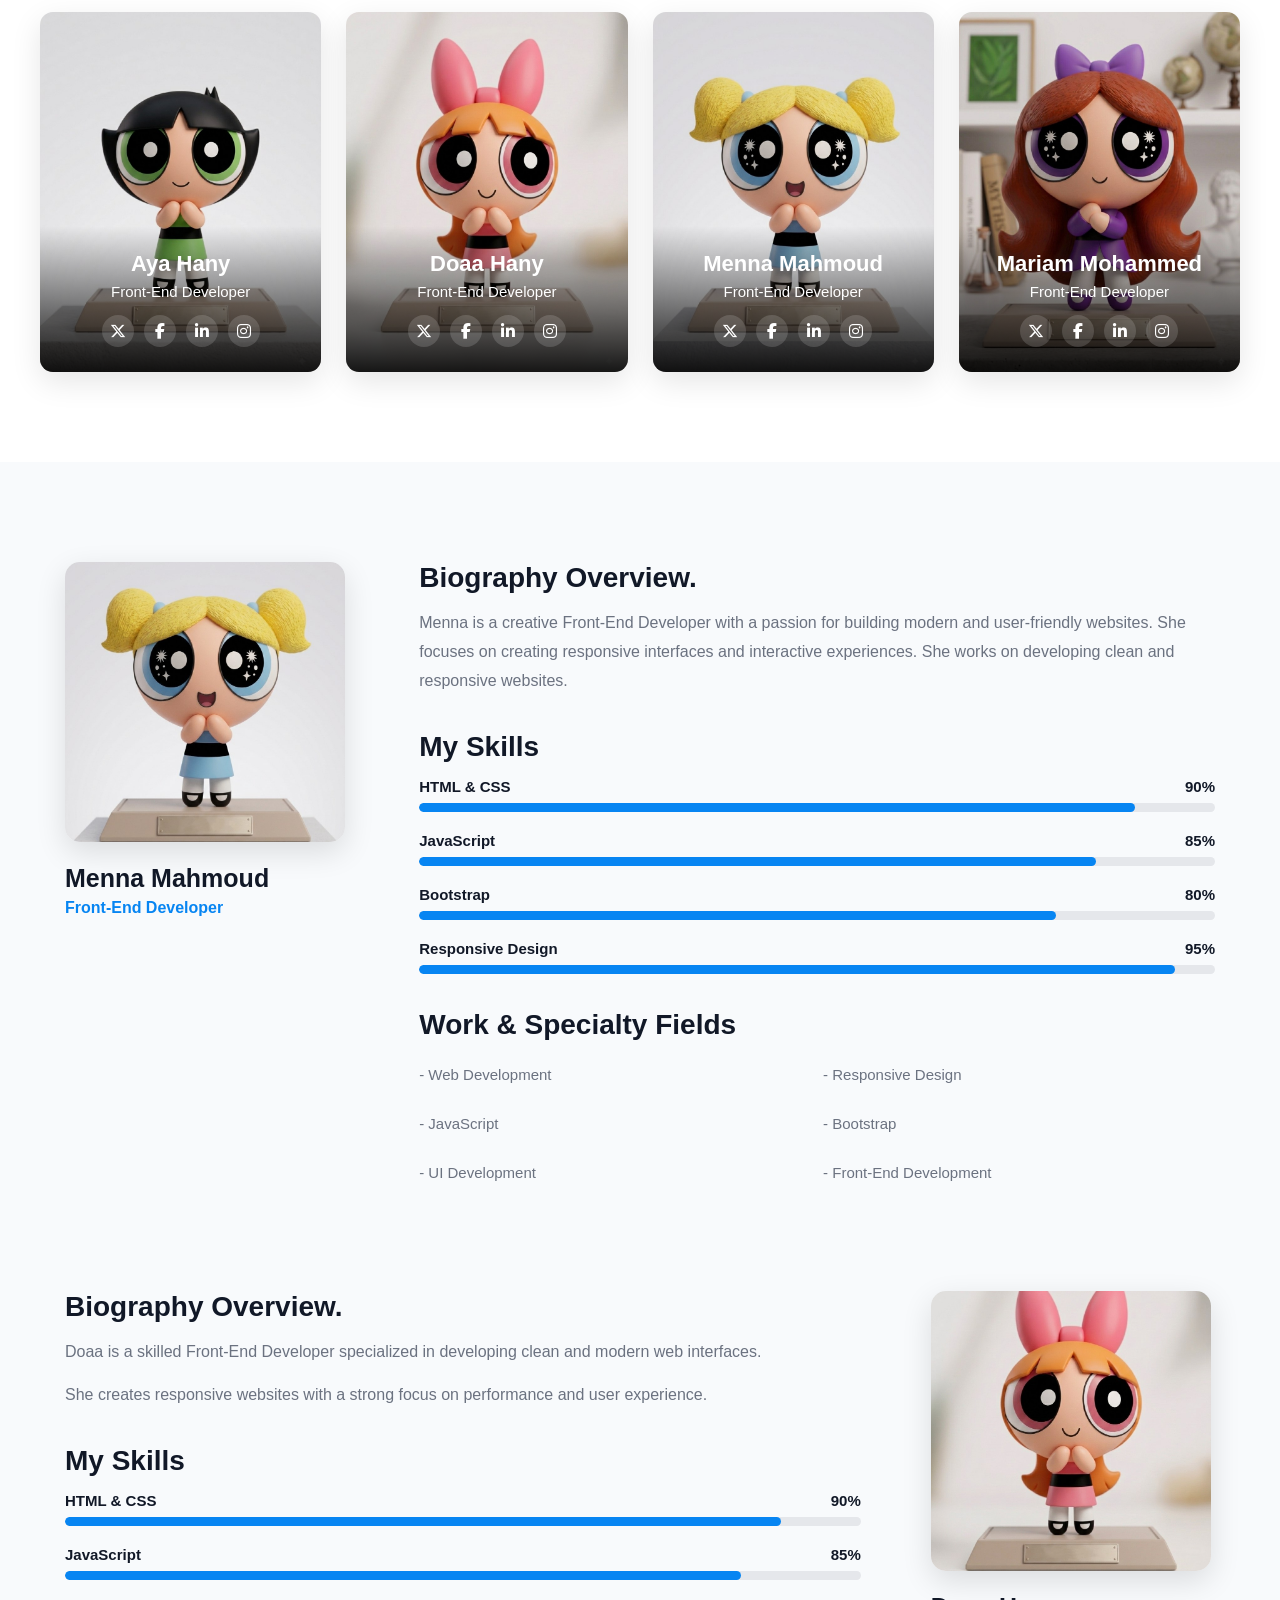
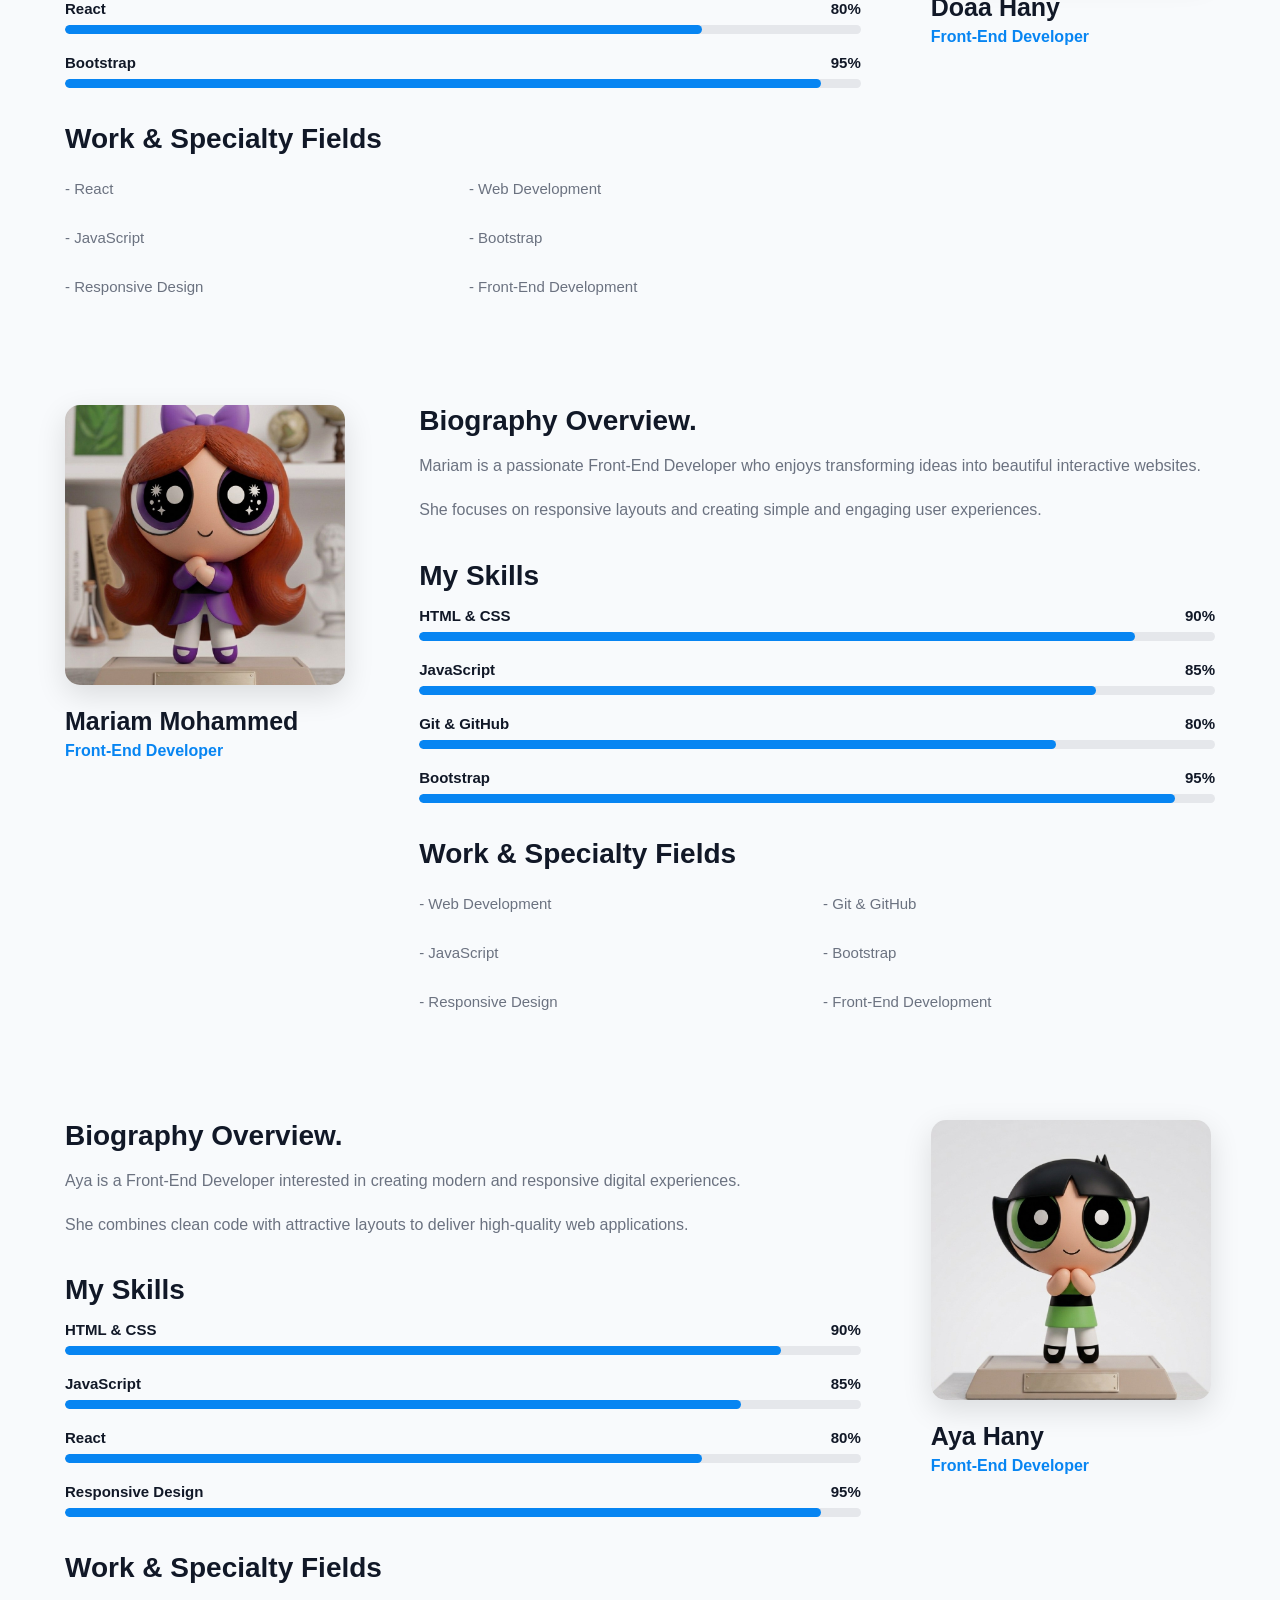
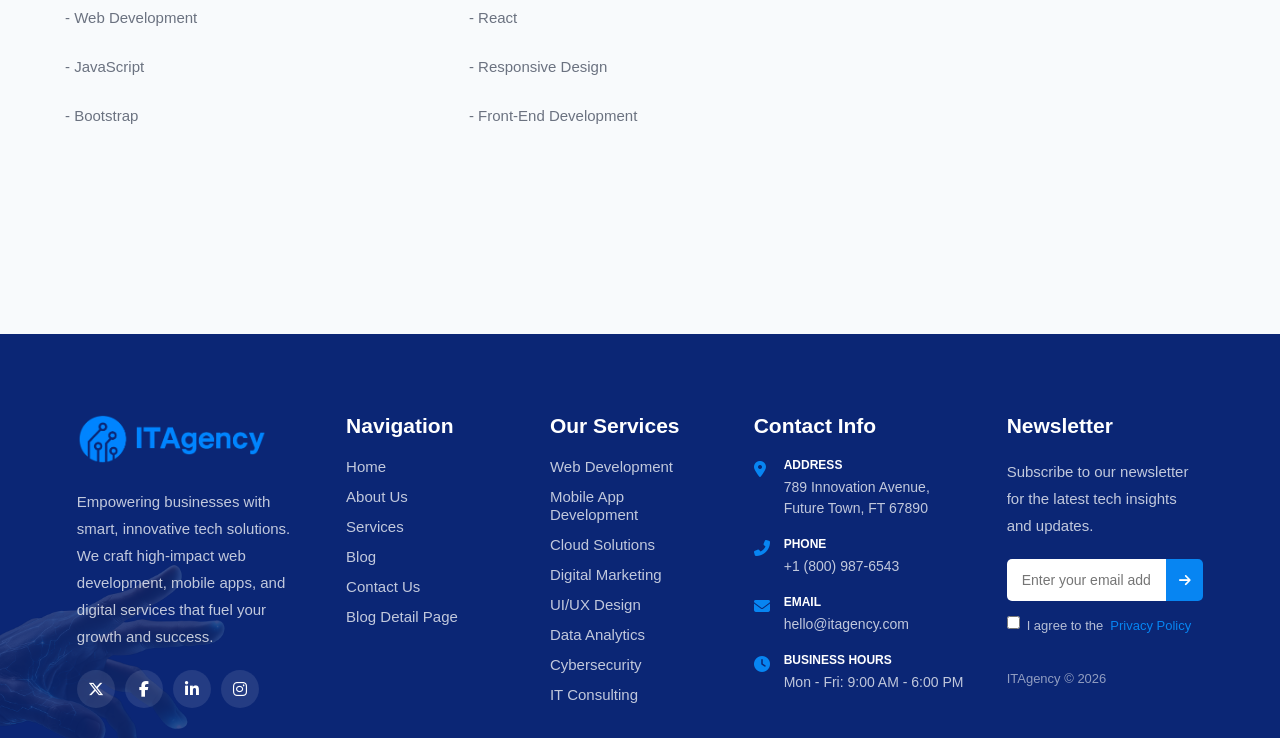
<file: About/about.html>
<!DOCTYPE html>
<html lang="en">

<head>
    <meta charset="UTF-8">
    <meta name="viewport" content="width=device-width, initial-scale=1.0">
    <title>About Us</title>

    <link rel="stylesheet" href="assets/css/style.css">
    <link rel="stylesheet"
        href="https://cdnjs.cloudflare.com/ajax/libs/font-awesome/6.5.2/css/all.min.css">
</head>
   
<body>

    <!-- ================= NAVBAR ================= -->
    <header class="nav"    id="header">

        <div class="container">

            <a href="../index.html" class="logo">
                <img src="assets/img/logo-transparent-01.png" alt="ITAgency">
            </a>

            <nav class="navbar">
                <ul class="nav-menu">

                    <li>
                        <a href="../index.html">Home</a>
                    </li>

                    <li>
                        <a href="../About/about.html">About Us</a>
                    </li>

                    <li>
                        <a href="../services/servers.html">Services</a>
                    </li>

                    <li class="dropdown">
                        <a href="../Blog/Blog Column 1/BlogColumn1.html">
                            Blog
                            <i class="fa fa-angle-down"></i>
                        </a>

                        <ul class="dropdown-menu">
                            <li>
                                <a href="../Blog/Blog Column 1/BlogColumn1.html">
                                    Blog column 1
                                </a>
                            </li>

                            <li>
                                <a href="../Blog/Blog Column 2/BlogColumn2.html">
                                    Blog column 2
                                </a>
                            </li>

                            <li>
                                <a href="../Blog/Blog Column 3/BlogColumn3.html">
                                    Blog column 3
                                </a>
                            </li>

                            <li>
                                <a href="#">
                                    Blog detail page
                                </a>
                            </li>
                        </ul>
                    </li>

                    <li class="dropdown">
                        <a href="../Pages/padge.html">
                            Pages
                            <i class="fa fa-angle-down"></i>
                        </a>

                        <ul class="dropdown-menu">
                            <li>
                                <a href="../Pages/padge.html">
                                    Terms & conditions
                                </a>
                            </li>
                        </ul>
                    </li>

                    <li>
                        <a href="../contact/contact.html">
                            Contact Us
                        </a>
                    </li>

                </ul>
            </nav>

            <div class="actions">

                <button class="quote-btn">
                    Get Quotes
                </button>

                <button class="theme-btn" id="theme-toggle">
                    <i class="fa-regular fa-sun"></i>
                </button>

                <button class="menu-toggle" id="menu-toggle">
                    <i class="fa-solid fa-bars"></i>
                </button>

            </div>

        </div>

    </header>

  
    <!-- ================= ABOUT HERO ================= -->
    <section class="header">

        <div class="dots">
            <span></span>
            <span></span>
            <span></span>
            <span></span>
            <span></span>
            <span></span>
        </div>

        <div class="hand">
            <img src="assets/img/hand-ia-bgremove.png" alt="hand">
        </div>

        <div class="content">

            <div class="breadcrumb">
                <a href="../index.html">Home</a>
                <i class="fa-solid fa-angle-right"></i>
                <span>About Us</span>
            </div>

            <h1>About Us</h1>

            <p>
                Lorem ipsum dolor sit amet consectetur adipisicing elit.
                Rem similique doloremque molestiae quae.
            </p>

        </div>

    </section>


    <!-- ================= STORY ================= -->

    <h2>Our Story & Mission</h2>

    <section class="page2">

        <div class="story-content">

            <div class="story-text">

                <h3>
                    Building Digital Solutions
                    Since <span>2010.</span>
                </h3>

                <p>
                    We create scalable, user-friendly, and innovative
                    platforms tailored to your needs. Our multidisciplinary
                    team is focused on building powerful experiences that
                    connect brands with their audience.
                </p>

                <div class="features">

                    <div>
                        <h4>Expert Team</h4>
                        <p>
                            Skilled professionals passionate about
                            technology and design.
                        </p>
                    </div>

                    <div>
                        <h4>Fast Delivery</h4>
                        <p>
                            Efficient processes to launch your
                            projects on time.
                        </p>
                    </div>

                    <div>
                        <h4>Global Impact</h4>
                        <p>
                            Solutions used and recognized around
                            the world.
                        </p>
                    </div>

                    <div>
                        <h4>Dedicated Support</h4>
                        <p>
                            We accompany you in every phase of
                            your project.
                        </p>
                    </div>

                </div>

                <button class="contact-btn">
                    Contact Us
                </button>

            </div>

            <div class="story-image">
                <img src="assets/img/about-us.png" alt="Our Story">
            </div>

        </div>

    </section>


    <!-- ================= TEAM ================= -->

    <section class="page3">

        <div class="team">

            <div class="team-title">
                <h1>Our Team</h1>

                <p>
                    Meet the passionate professionals who drive our success
                    and bring innovative solutions to every project.
                </p>
            </div>


            <div class="team-cards">

                <div class="team-card">

                    <img src="assets/img/aya.jpg" alt="Aya">

                    <div class="team-info">

                        <h2>Aya Hany</h2>

                        <p>Front-End Developer</p>

                        <div class="social">
                            <a href="#">
                                <i class="fa-brands fa-x-twitter"></i>
                            </a>

                            <a href="#">
                                <i class="fa-brands fa-facebook-f"></i>
                            </a>

                            <a href="#">
                                <i class="fa-brands fa-linkedin-in"></i>
                            </a>

                            <a href="#">
                                <i class="fa-brands fa-instagram"></i>
                            </a>
                        </div>

                    </div>

                </div>


                <div class="team-card">

                    <img src="assets/img/doaa.jpg" alt="Doaa">

                    <div class="team-info">

                        <h2>Doaa Hany</h2>

                        <p>Front-End Developer</p>

                        <div class="social">
                            <a href="#">
                                <i class="fa-brands fa-x-twitter"></i>
                            </a>

                            <a href="#">
                                <i class="fa-brands fa-facebook-f"></i>
                            </a>

                            <a href="#">
                                <i class="fa-brands fa-linkedin-in"></i>
                            </a>

                            <a href="#">
                                <i class="fa-brands fa-instagram"></i>
                            </a>
                        </div>

                    </div>

                </div>


                <div class="team-card">

                    <img src="assets/img/menna.jpg" alt="Menna">

                    <div class="team-info">

                        <h2>Menna Mahmoud</h2>

                        <p>Front-End Developer</p>

                        <div class="social">
                            <a href="#">
                                <i class="fa-brands fa-x-twitter"></i>
                            </a>

                            <a href="#">
                                <i class="fa-brands fa-facebook-f"></i>
                            </a>

                            <a href="#">
                                <i class="fa-brands fa-linkedin-in"></i>
                            </a>

                            <a href="#">
                                <i class="fa-brands fa-instagram"></i>
                            </a>
                        </div>

                    </div>

                </div>


                <div class="team-card">

                    <img src="assets/img/mariam.jpg" alt="Mariam">

                    <div class="team-info">

                        <h2>Mariam Mohammed</h2>

                        <p>Front-End Developer</p>

                        <div class="social">
                            <a href="#">
                                <i class="fa-brands fa-x-twitter"></i>
                            </a>

                            <a href="#">
                                <i class="fa-brands fa-facebook-f"></i>
                            </a>

                            <a href="#">
                                <i class="fa-brands fa-linkedin-in"></i>
                            </a>

                            <a href="#">
                                <i class="fa-brands fa-instagram"></i>
                            </a>
                        </div>

                    </div>

                </div>

            </div>

        </div>

    </section>


    <!-- ================= TEAM MEMBERS ================= -->

    <section class="page4">

        <!-- Menna -->
        <div class="member">

            <div class="member-image">

                <img src="assets/img/menna.jpg" alt="Menna">

                <h2>Menna Mahmoud</h2>
                <p>Front-End Developer</p>

            </div>

            <div class="member-info">

                <h2>Biography Overview.</h2>

                <p>
                    Menna is a creative Front-End Developer with a passion
                    for building modern and user-friendly websites.
                    She focuses on creating responsive interfaces and
                    interactive experiences. She works on developing clean
                    and responsive websites.
                </p>

                <h2>My Skills</h2>

                <div class="skill">
                    <div class="skill-name">
                        <span>HTML & CSS</span>
                        <span>90%</span>
                    </div>

                    <div class="skill-bar">
                        <span style="width: 90%;"></span>
                    </div>
                </div>

                <div class="skill">
                    <div class="skill-name">
                        <span>JavaScript</span>
                        <span>85%</span>
                    </div>

                    <div class="skill-bar">
                        <span style="width: 85%;"></span>
                    </div>
                </div>

                <div class="skill">
                    <div class="skill-name">
                        <span>Bootstrap</span>
                        <span>80%</span>
                    </div>

                    <div class="skill-bar">
                        <span style="width: 80%;"></span>
                    </div>
                </div>

                <div class="skill">
                    <div class="skill-name">
                        <span>Responsive Design</span>
                        <span>95%</span>
                    </div>

                    <div class="skill-bar">
                        <span style="width: 95%;"></span>
                    </div>
                </div>

                <h2>Work & Specialty Fields</h2>

                <div class="specialties">
                    <span>- Web Development</span>
                    <span>- Responsive Design</span>
                    <span>- JavaScript</span>
                    <span>- Bootstrap</span>
                    <span>- UI Development</span>
                    <span>- Front-End Development</span>
                </div>

            </div>

        </div>


        <!-- Doaa -->
        <div class="member reverse">

            <div class="member-image">

                <img src="assets/img/doaa.jpg" alt="Doaa">

                <h2>Doaa Hany</h2>
                <p>Front-End Developer</p>

            </div>

            <div class="member-info">

                <h2>Biography Overview.</h2>

                <p>
                    Doaa is a skilled Front-End Developer specialized in
                    developing clean and modern web interfaces.
                </p>

                <p>
                    She creates responsive websites with a strong focus on
                    performance and user experience.
                </p>

                <h2>My Skills</h2>

                <div class="skill">
                    <div class="skill-name">
                        <span>HTML & CSS</span>
                        <span>90%</span>
                    </div>

                    <div class="skill-bar">
                        <span style="width: 90%;"></span>
                    </div>
                </div>

                <div class="skill">
                    <div class="skill-name">
                        <span>JavaScript</span>
                        <span>85%</span>
                    </div>

                    <div class="skill-bar">
                        <span style="width: 85%;"></span>
                    </div>
                </div>

                <div class="skill">
                    <div class="skill-name">
                        <span>React</span>
                        <span>80%</span>
                    </div>

                    <div class="skill-bar">
                        <span style="width: 80%;"></span>
                    </div>
                </div>

                <div class="skill">
                    <div class="skill-name">
                        <span>Bootstrap</span>
                        <span>95%</span>
                    </div>

                    <div class="skill-bar">
                        <span style="width: 95%;"></span>
                    </div>
                </div>

                <h2>Work & Specialty Fields</h2>

                <div class="specialties">
                    <span>- React</span>
                    <span>- Web Development</span>
                    <span>- JavaScript</span>
                    <span>- Bootstrap</span>
                    <span>- Responsive Design</span>
                    <span>- Front-End Development</span>
                </div>

            </div>

        </div>


        <!-- Mariam -->
        <div class="member">

            <div class="member-image">

                <img src="assets/img/mariam.jpg" alt="Mariam">

                <h2>Mariam Mohammed</h2>
                <p>Front-End Developer</p>

            </div>

            <div class="member-info">

                <h2>Biography Overview.</h2>

                <p>
                    Mariam is a passionate Front-End Developer who enjoys
                    transforming ideas into beautiful interactive websites.
                </p>

                <p>
                    She focuses on responsive layouts and creating simple
                    and engaging user experiences.
                </p>

                <h2>My Skills</h2>

                <div class="skill">
                    <div class="skill-name">
                        <span>HTML & CSS</span>
                        <span>90%</span>
                    </div>

                    <div class="skill-bar">
                        <span style="width: 90%;"></span>
                    </div>
                </div>

                <div class="skill">
                    <div class="skill-name">
                        <span>JavaScript</span>
                        <span>85%</span>
                    </div>

                    <div class="skill-bar">
                        <span style="width: 85%;"></span>
                    </div>
                </div>

                <div class="skill">
                    <div class="skill-name">
                        <span>Git & GitHub</span>
                        <span>80%</span>
                    </div>

                    <div class="skill-bar">
                        <span style="width: 80%;"></span>
                    </div>
                </div>

                <div class="skill">
                    <div class="skill-name">
                        <span>Bootstrap</span>
                        <span>95%</span>
                    </div>

                    <div class="skill-bar">
                        <span style="width: 95%;"></span>
                    </div>
                </div>

                <h2>Work & Specialty Fields</h2>

                <div class="specialties">
                    <span>- Web Development</span>
                    <span>- Git & GitHub</span>
                    <span>- JavaScript</span>
                    <span>- Bootstrap</span>
                    <span>- Responsive Design</span>
                    <span>- Front-End Development</span>
                </div>

            </div>

        </div>


        <!-- Aya -->
        <div class="member reverse">

            <div class="member-image">

                <img src="assets/img/aya.jpg" alt="Aya">

                <h2>Aya Hany</h2>
                <p>Front-End Developer</p>

            </div>

            <div class="member-info">

                <h2>Biography Overview.</h2>

                <p>
                    Aya is a Front-End Developer interested in creating
                    modern and responsive digital experiences.
                </p>

                <p>
                    She combines clean code with attractive layouts to
                    deliver high-quality web applications.
                </p>

                <h2>My Skills</h2>

                <div class="skill">
                    <div class="skill-name">
                        <span>HTML & CSS</span>
                        <span>90%</span>
                    </div>

                    <div class="skill-bar">
                        <span style="width: 90%;"></span>
                    </div>
                </div>

                <div class="skill">
                    <div class="skill-name">
                        <span>JavaScript</span>
                        <span>85%</span>
                    </div>

                    <div class="skill-bar">
                        <span style="width: 85%;"></span>
                    </div>
                </div>

                <div class="skill">
                    <div class="skill-name">
                        <span>React</span>
                        <span>80%</span>
                    </div>

                    <div class="skill-bar">
                        <span style="width: 80%;"></span>
                    </div>
                </div>

                <div class="skill">
                    <div class="skill-name">
                        <span>Responsive Design</span>
                        <span>95%</span>
                    </div>

                    <div class="skill-bar">
                        <span style="width: 95%;"></span>
                    </div>
                </div>

                <h2>Work & Specialty Fields</h2>

                <div class="specialties">
                    <span>- Web Development</span>
                    <span>- React</span>
                    <span>- JavaScript</span>
                    <span>- Responsive Design</span>
                    <span>- Bootstrap</span>
                    <span>- Front-End Development</span>
                </div>

            </div>

        </div>

    </section>


    <!-- ================= FOOTER ================= -->

    <footer class="page5">

        <img src="assets/img/hand-ia-bgremove.png"
            alt="hand"
            class="hand-img2">


        <div class="footer-column">

            <div class="footer-logo">
                <img src="assets/img/logo-transparent-01.png"
                    alt="ITAgency Logo">
            </div>

            <p class="description">
                Empowering businesses with smart, innovative tech solutions.
                We craft high-impact web development, mobile apps, and
                digital services that fuel your growth and success.
            </p>

            <div class="social-icons">

                <a href="#">
                    <i class="fa-brands fa-x-twitter"></i>
                </a>

                <a href="#">
                    <i class="fa-brands fa-facebook-f"></i>
                </a>

                <a href="#">
                    <i class="fa-brands fa-linkedin-in"></i>
                </a>

                <a href="#">
                    <i class="fa-brands fa-instagram"></i>
                </a>

            </div>

        </div>


        <div class="footer-column">

            <h3>Navigation</h3>

            <ul>

                <li>
                    <a href="../index.html">Home</a>
                </li>

                <li>
                    <a href="../About/about.html">About Us</a>
                </li>

                <li>
                    <a href="../services/servers.html">Services</a>
                </li>

                <li>
                    <a href="../Blog/Blog Column 1/BlogColumn1.html">
                        Blog
                    </a>
                </li>

                <li>
                    <a href="../contact/contact.html">
                        Contact Us
                    </a>
                </li>

                <li>
                    <a href="../Blog/Blog Detail Page/BlogDetilPage.html">
                        Blog Detail Page
                    </a>
                </li>

            </ul>

        </div>


        <div class="footer-column">

            <h3>Our Services</h3>

            <ul>
                <li><a href="#">Web Development</a></li>
                <li><a href="#">Mobile App Development</a></li>
                <li><a href="#">Cloud Solutions</a></li>
                <li><a href="#">Digital Marketing</a></li>
                <li><a href="#">UI/UX Design</a></li>
                <li><a href="#">Data Analytics</a></li>
                <li><a href="#">Cybersecurity</a></li>
                <li><a href="#">IT Consulting</a></li>
            </ul>

        </div>


        <div class="footer-column">

            <h3>Contact Info</h3>

            <div class="contact-info">

                <div class="info-item">
                    <i class="fas fa-map-marker-alt"></i>

                    <div>
                        <strong>ADDRESS</strong>
                        <p>
                            789 Innovation Avenue, Future Town, FT 67890
                        </p>
                    </div>
                </div>


                <div class="info-item">
                    <i class="fas fa-phone-alt"></i>

                    <div>
                        <strong>PHONE</strong>
                        <p>+1 (800) 987-6543</p>
                    </div>
                </div>


                <div class="info-item">
                    <i class="fas fa-envelope"></i>

                    <div>
                        <strong>EMAIL</strong>
                        <p>hello@itagency.com</p>
                    </div>
                </div>


                <div class="info-item">
                    <i class="fas fa-clock"></i>

                    <div>
                        <strong>BUSINESS HOURS</strong>
                        <p>Mon - Fri: 9:00 AM - 6:00 PM</p>
                    </div>
                </div>

            </div>

        </div>


        <div class="newsletter">

            <h3>Newsletter</h3>

            <p class="description">
                Subscribe to our newsletter for the latest tech insights
                and updates.
            </p>

            <form class="newsletter-form">

                <input type="email"
                    placeholder="Enter your email address"
                    required>

                <button type="submit">
                    <i class="fas fa-arrow-right"></i>
                </button>

            </form>

            <label class="checkbox-label">
                <input type="checkbox">
                I agree to the
                <a href="#">Privacy Policy</a>
            </label>

            <div class="copyright">
                ITAgency © 2025
            </div>

        </div>

    </footer>


    <!-- ================= BACK TO TOP ================= -->

    <button id="upBtn" class="hide">
        <i class="fa-solid fa-arrow-up"></i>
    </button>


    <script src="assets/js/script.js"></script>

</body>

</html>
</file>
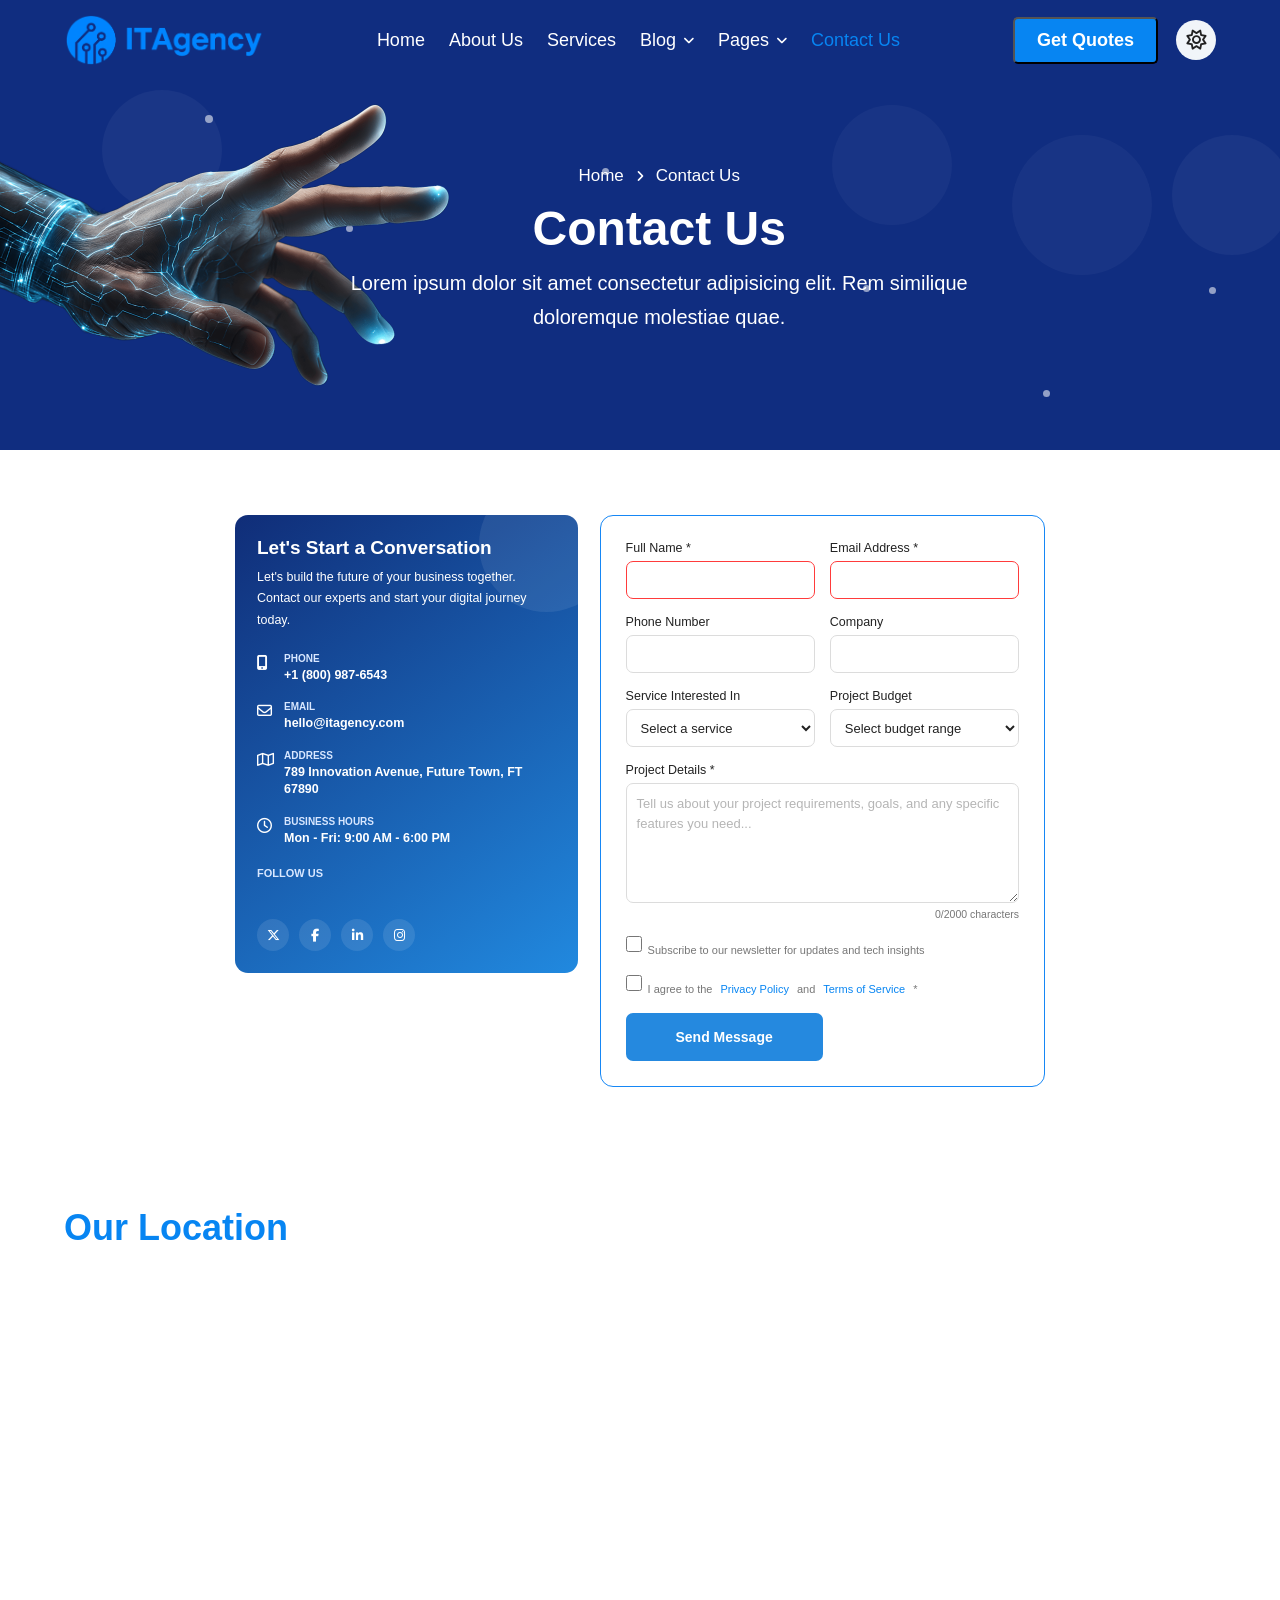
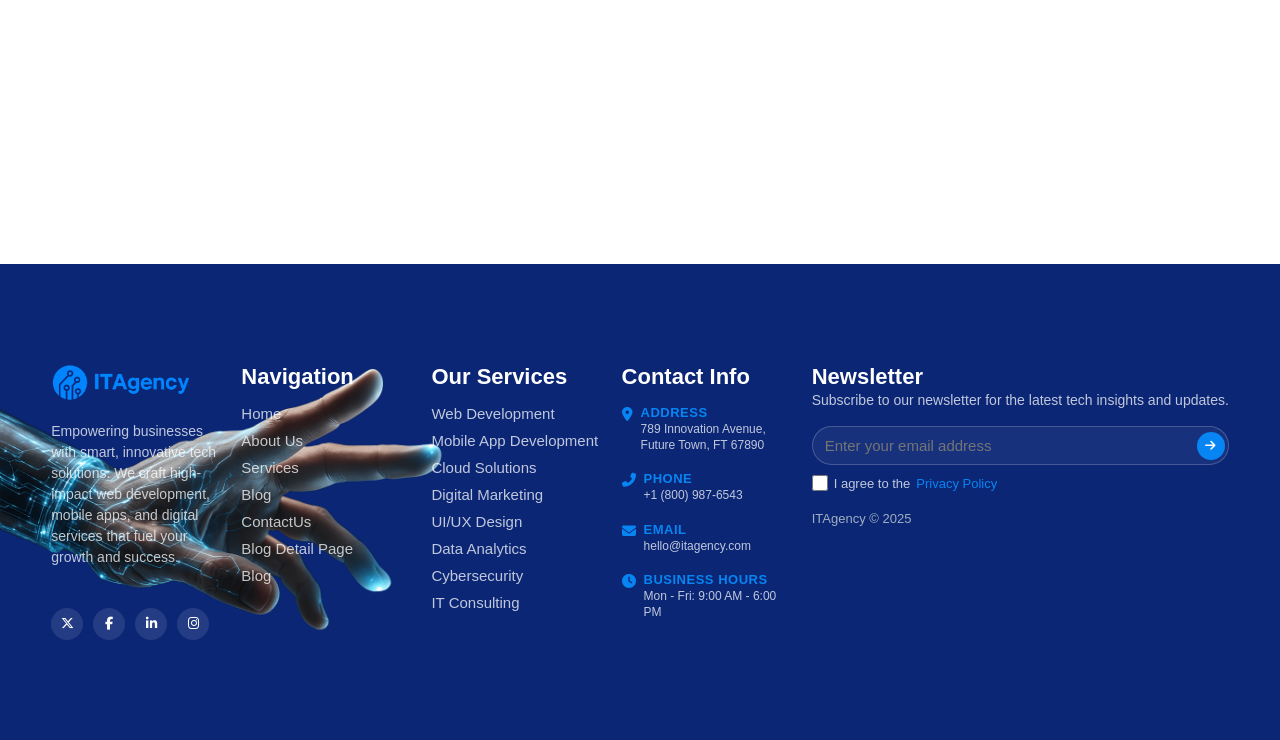
<file: contact/contact.html>
<!DOCTYPE html>
<html lang="en">

<head>
    <meta charset="UTF-8">
    <meta name="viewport" content="width=device-width, initial-scale=1.0">
    <title>Contact Us</title>
    <link rel="stylesheet" href="assets/css/style.css">
    <link rel="stylesheet" href="https://cdnjs.cloudflare.com/ajax/libs/font-awesome/6.5.2/css/all.min.css">
</head>

<body>
    <div class="page1">
        <header class="nav"    id="header">

        <div class="container">

            <a href="../index.html" class="logo">
                <img src="assets/img/logo-transparent-01.png" alt="ITAgency">
            </a>

            <nav class="navbar">
                <ul class="nav-menu">

                    <li>
                        <a href="../index.html">Home</a>
                    </li>

                    <li>
                        <a href="../About/about.html">About Us</a>
                    </li>

                    <li>
                        <a href="../services/servers.html">Services</a>
                    </li>

                    <li class="dropdown">
                        <a href="../Blog/Blog Column 1/BlogColumn1.html">
                            Blog
                            <i class="fa fa-angle-down"></i>
                        </a>

                        <ul class="dropdown-menu">
                            <li>
                                <a href="../Blog/Blog Column 1/BlogColumn1.html">
                                    Blog column 1
                                </a>
                            </li>

                            <li>
                                <a href="../Blog/Blog Column 2/BlogColumn2.html">
                                    Blog column 2
                                </a>
                            </li>

                            <li>
                                <a href="../Blog/Blog Column 3/BlogColumn3.html">
                                    Blog column 3
                                </a>
                            </li>

                            <li>
                                <a href="#">
                                    Blog detail page
                                </a>
                            </li>
                        </ul>
                    </li>

                    <li class="dropdown">
                        <a href="../Pages/padge.html">
                            Pages
                            <i class="fa fa-angle-down"></i>
                        </a>

                        <ul class="dropdown-menu">
                            <li>
                                <a href="../Pages/padge.html">
                                    Terms & conditions
                                </a>
                            </li>
                        </ul>
                    </li>

                    <li>
                        <a href="../contact/contact.html">
                            Contact Us
                        </a>
                    </li>

                </ul>
            </nav>

            <div class="actions">

                <button class="quote-btn">
                    Get Quotes
                </button>

                <button class="theme-btn" id="theme-toggle">
                    <i class="fa-regular fa-sun"></i>
                </button>

                <button class="menu-toggle" id="menu-toggle">
                    <i class="fa-solid fa-bars"></i>
                </button>

            </div>

        </div>

    </header>
        <div class="header">
            <div class="dots">
                <span></span>
                <span></span>
                <span></span>
                <span></span>
                <span></span>
                <span></span>
            </div>
            <div class="hand">
                <img src="assets/img/hand-ia-bgremove.png" alt="hand">
            </div>
            <div class="content">
                <div class="breadcrumb">
                    <span class="h">Home</span>
                    <i class="fa-solid fa-angle-right"></i>
                    <span>Contact Us</span>
                </div>
                <h1>Contact Us</h1>
                <p>
                    Lorem ipsum dolor sit amet consectetur adipisicing elit.
                    Rem similique doloremque molestiae quae.
                </p>
            </div>
        </div>
    </div>

    <section class="contact-section">

        <div class="contact-container">

            <div class="contact-wrapper">

                <div class="contact-info">

                    <div class="contact-circle"></div>

                    <h3>Let's Start a Conversation</h3>

                    <p class="contact-intro">
                        Let's build the future of your business together.
                        Contact our experts and start your digital journey today.
                    </p>

                    <div class="contact-item">

                        <i class="fa-solid fa-mobile-screen-button"></i>

                        <div>
                            <span>PHONE</span>
                            <p>+1 (800) 987-6543</p>
                        </div>

                    </div>

                    <div class="contact-item">

                        <i class="fa-regular fa-envelope"></i>

                        <div>
                            <span>EMAIL</span>
                            <p>hello@itagency.com</p>
                        </div>

                    </div>

                    <div class="contact-item">

                        <i class="fa-regular fa-map"></i>

                        <div>
                            <span>ADDRESS</span>
                            <p>789 Innovation Avenue, Future Town, FT 67890</p>
                        </div>

                    </div>

                    <div class="contact-item">

                        <i class="fa-regular fa-clock"></i>

                        <div>
                            <span>BUSINESS HOURS</span>
                            <p>Mon - Fri: 9:00 AM - 6:00 PM</p>
                        </div>

                    </div>

                    <div class="follow-us">

                        <span>FOLLOW US</span>

                        <div class="social-icons">

                            <a href="#" aria-label="X">
                                <i class="fa-brands fa-x-twitter"></i>
                            </a>

                            <a href="#" aria-label="Facebook">
                                <i class="fa-brands fa-facebook-f"></i>
                            </a>

                            <a href="#" aria-label="LinkedIn">
                                <i class="fa-brands fa-linkedin-in"></i>
                            </a>

                            <a href="#" aria-label="Instagram">
                                <i class="fa-brands fa-instagram"></i>
                            </a>

                        </div>

                    </div>

                </div>


                <div class="contact-form-box">

                    <form id="contactForm">

                        <div class="form-row">

                            <div class="form-group">

                                <label for="fullName">
                                    Full Name *
                                </label>

                                <input type="text" id="fullName" name="fullName" required>

                            </div>


                            <div class="form-group">

                                <label for="email">
                                    Email Address *
                                </label>

                                <input type="email" id="email" name="email" required>

                            </div>

                        </div>

                        <div class="form-row">

                            <div class="form-group">
                                <label for="phone">
                                    Phone Number
                                </label>

                                <input type="tel" id="phone" name="phone">

                            </div>


                            <div class="form-group">

                                <label for="company">
                                    Company
                                </label>

                                <input type="text" id="company" name="company">

                            </div>

                        </div>

                        <div class="form-row">

                            <div class="form-group">

                                <label for="service">
                                    Service Interested In
                                </label>

                                <select id="service" name="service">

                                    <option value="">
                                        Select a service
                                    </option>

                                    <option value="web-development">
                                        Web Development
                                    </option>

                                    <option value="mobile-development">
                                        Mobile Development
                                    </option>

                                    <option value="ui-ux">
                                        UI / UX Design
                                    </option>

                                    <option value="cloud">
                                        Cloud Solutions
                                    </option>

                                    <option value="cyber-security">
                                        Cyber Security
                                    </option>

                                </select>

                            </div>


                            <div class="form-group">

                                <label for="budget">
                                    Project Budget
                                </label>

                                <select id="budget" name="budget">

                                    <option value="">
                                        Select budget range
                                    </option>

                                    <option value="1k-5k">
                                        $1,000 - $5,000
                                    </option>

                                    <option value="5k-10k">
                                        $5,000 - $10,000
                                    </option>

                                    <option value="10k-25k">
                                        $10,000 - $25,000
                                    </option>

                                    <option value="25k-plus">
                                        $25,000+
                                    </option>

                                </select>

                            </div>

                        </div>

                        <div class="form-group textarea-group">

                            <label for="projectDetails">
                                Project Details *
                            </label>

                            <textarea id="projectDetails" name="projectDetails" maxlength="2000" required
                                placeholder="Tell us about your project requirements, goals, and any specific features you need..."></textarea>

                            <div class="character-count">
                                <span id="charCount">0</span>/2000 characters
                            </div>

                        </div>

                        <label class="checkbox-label">

                            <input type="checkbox" id="newsletter" name="newsletter">

                            <span>
                                Subscribe to our newsletter for updates and tech insights
                            </span>

                        </label>

                        <label class="checkbox-label">

                            <input type="checkbox" id="privacy" name="privacy" required>

                            <span>
                                I agree to the
                                <a href="#">Privacy Policy</a>
                                and
                                <a href="#">Terms of Service</a> *
                            </span>

                        </label>

                        <button type="submit" class="send-btn">
                            Send Message
                        </button>
                    </form>
                </div>
            </div>
        </div>
    </section>

    <div class="location-section">
        <h2>Our Location</h2>
        <div class="map">
            <iframe
                src="https://www.google.com/maps/embed?pb=!1m18!1m12!1m3!1d3172.332179421564!2d-122.00639707567122!3d37.33464377209963!2m3!1f0!2f0!3f0!3m2!1i1024!2i768!4f13.1!3m3!1m2!1s0x808fb596e9e188fd%3A0x3b0d8391510688f0!2sApple%20Park!5e0!3m2!1sar!2seg!4v1787100580388!5m2!1sar!2seg"
                width="600" height="450" style="border:0;" allowfullscreen="" loading="lazy"
                referrerpolicy="strict-origin-when-cross-origin"></iframe>
        </div>
    </div>

    <div class="page5">

        <img src="assets/img/hand-ia-bgremove.png" alt="hand" class="hand-img2">

        <div class="member">
            <div class="footer-logo">
                <img src="assets/img/logo-transparent-01.png" alt="ITAgency Logo">
            </div>
            <p class="description">
                Empowering businesses with smart, innovative tech solutions. We craft high-impact web development,
                mobile apps, and digital services that fuel your growth and success.
            </p>
            <div class="social-icons">
                <a href="#"><i class="fa-brands fa-x-twitter"></i></a>
                <a href="#"><i class="fa-brands fa-facebook-f"></i></a>
                <a href="#"><i class="fa-brands fa-linkedin-in"></i></a>
                <a href="#"><i class="fa-brands fa-instagram"></i></a>
            </div>
        </div>
        <div class="member reverse">
            <h3>Navigation</h3>
             <ul>

                    <li>
                        <a href="../index.html">
                            Home
                        </a>
                    </li>

                    <li>
                        <a href="../About/about.html">
                            About Us
                        </a>
                    </li>

                    <li>
                        <a href="../services/servers.html">
                            Services
                        </a>
                    </li>

                    <li>
                        <a href="../Blog/Blog Column 1/BlogColumn1.html">
                            Blog
                        </a>
                    </li>

                    <li>
                        <a href="../contact/contact.html">
                            ContactUs
                        </a>
                    </li>

                    <li>
                        <a href="../Blog/Blog Detail Page/BlogDetilPage.html">
                            Blog Detail Page
                        </a>
                    </li>


                     <li>
                        <a href="../Blog/Blog Column 1/BlogColumn1.html">
                            Blog
                        </a>
                    </li>

                    

                </ul>
        </div>
        <div class="member">
            <h3>Our Services</h3>
            <ul>
                <li><a href="#">Web Development</a></li>
                <li><a href="#">Mobile App Development</a></li>
                <li><a href="#">Cloud Solutions</a></li>
                <li><a href="#">Digital Marketing</a></li>
                <li><a href="#">UI/UX Design</a></li>
                <li><a href="#">Data Analytics</a></li>
                <li><a href="#">Cybersecurity</a></li>
                <li><a href="#">IT Consulting</a></li>

            </ul>
        </div>
        <div class="member reverse">
            <h3>Contact Info</h3>
            <div class="contact-info2">
                <div class="info-item2">
                    <i class="fas fa-map-marker-alt"></i>
                    <div>
                        <strong>ADDRESS</strong>
                        <p>789 Innovation Avenue, Future Town, FT 67890</p>
                    </div>
                </div>
                <div class="info-item2">
                    <i class="fas fa-phone-alt"></i>
                    <div>
                        <strong>PHONE</strong>
                        <p>+1 (800) 987-6543</p>
                    </div>
                </div>
                <div class="info-item2">
                    <i class="fas fa-envelope"></i>
                    <div>
                        <strong>EMAIL</strong>
                        <p>hello@itagency.com</p>
                    </div>
                </div>
                <div class="info-item2">
                    <i class="fas fa-clock"></i>
                    <div>
                        <strong>BUSINESS HOURS</strong>
                        <p>Mon - Fri: 9:00 AM - 6:00 PM</p>
                    </div>
                </div>
            </div>
        </div>
        <div class="newsletter">
            <h3>Newsletter</h3>
            <p class="description">Subscribe to our newsletter for the latest tech insights and updates.</p>
            <form class="newsletter-form">
                <input type="email" placeholder="Enter your email address" required>
                <button type="submit"><i class="fas fa-arrow-right"></i></button>
            </form>
            <label class="checkbox-label">
                <input type="checkbox"> I agree to the <a href="#">Privacy Policy</a>
            </label>
            <div class="copyright">
                ITAgency © 2025
            </div>
        </div>

    </div>


    <button id="upBtn" class="hide">
        <i class="fa-solid fa-arrow-up"></i>
    </button>
    <script src="assets/js/script.js"></script>
</body>

</html>
</file>
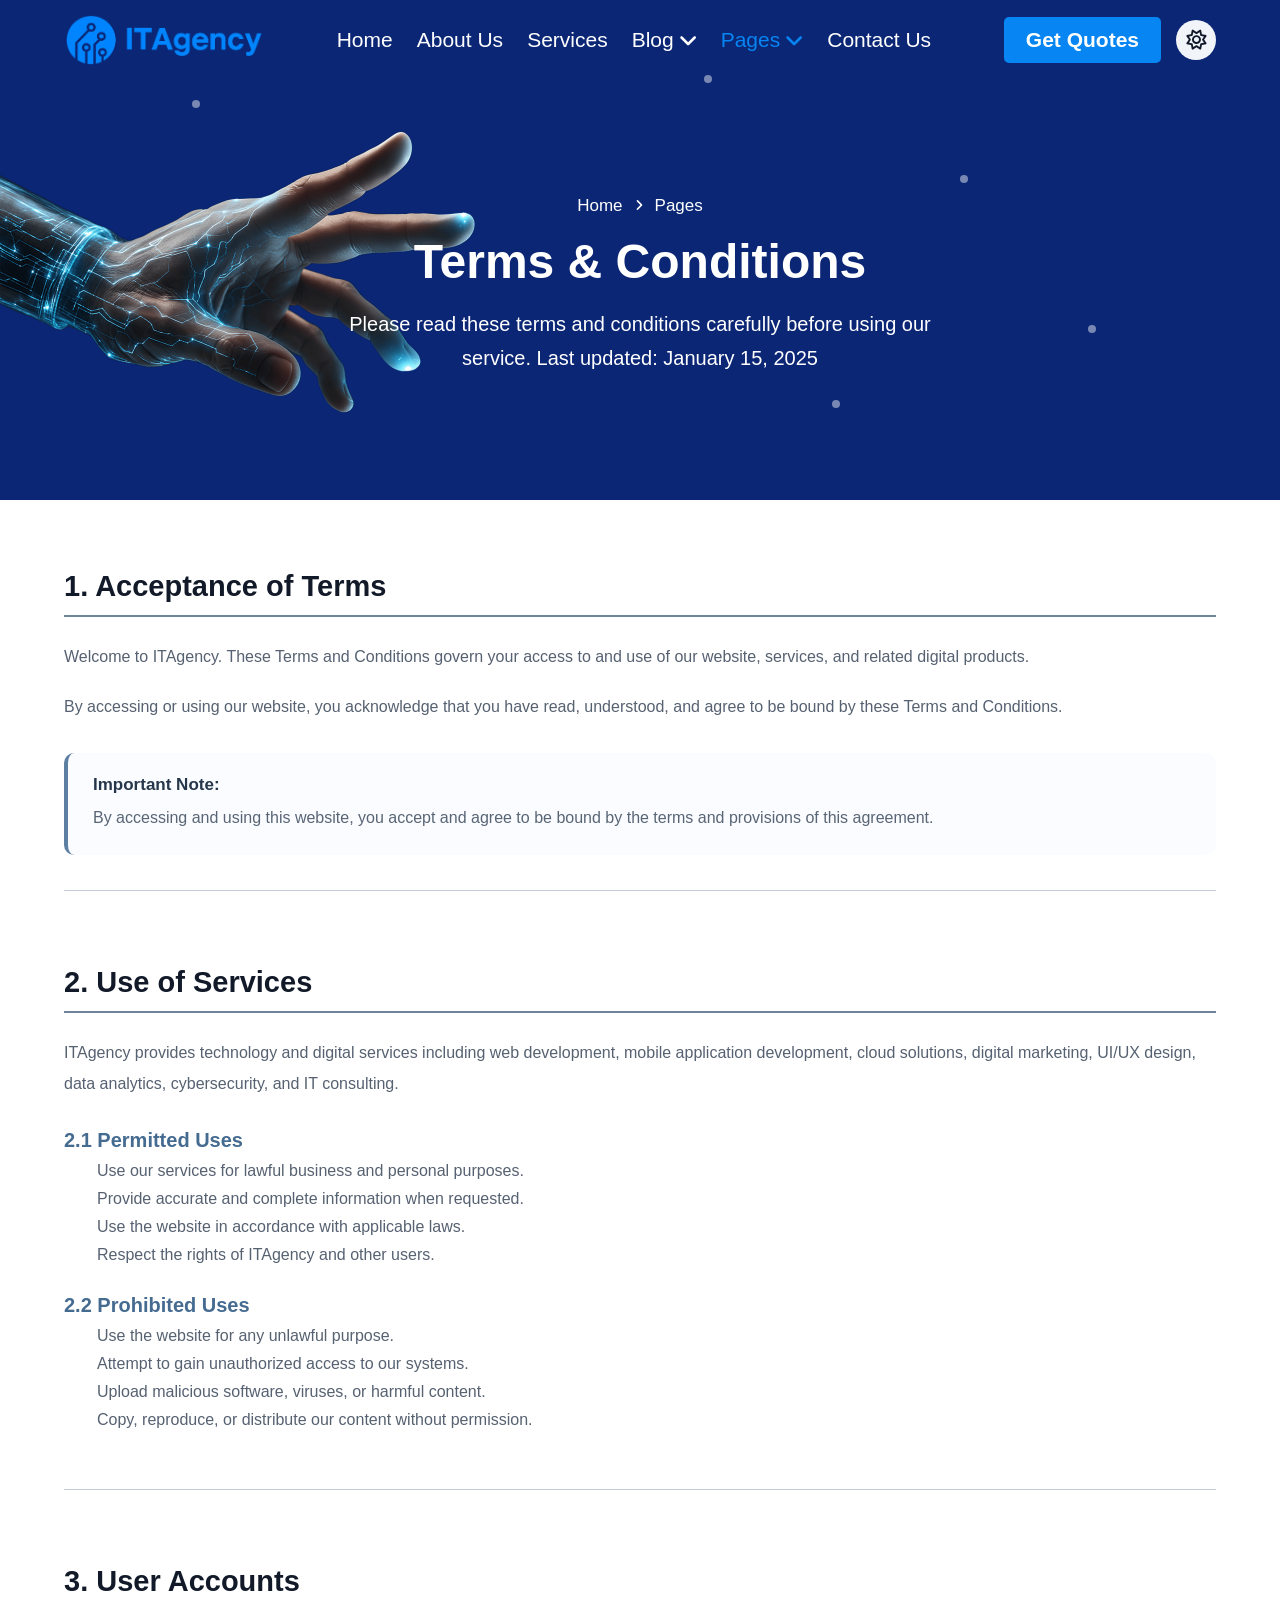
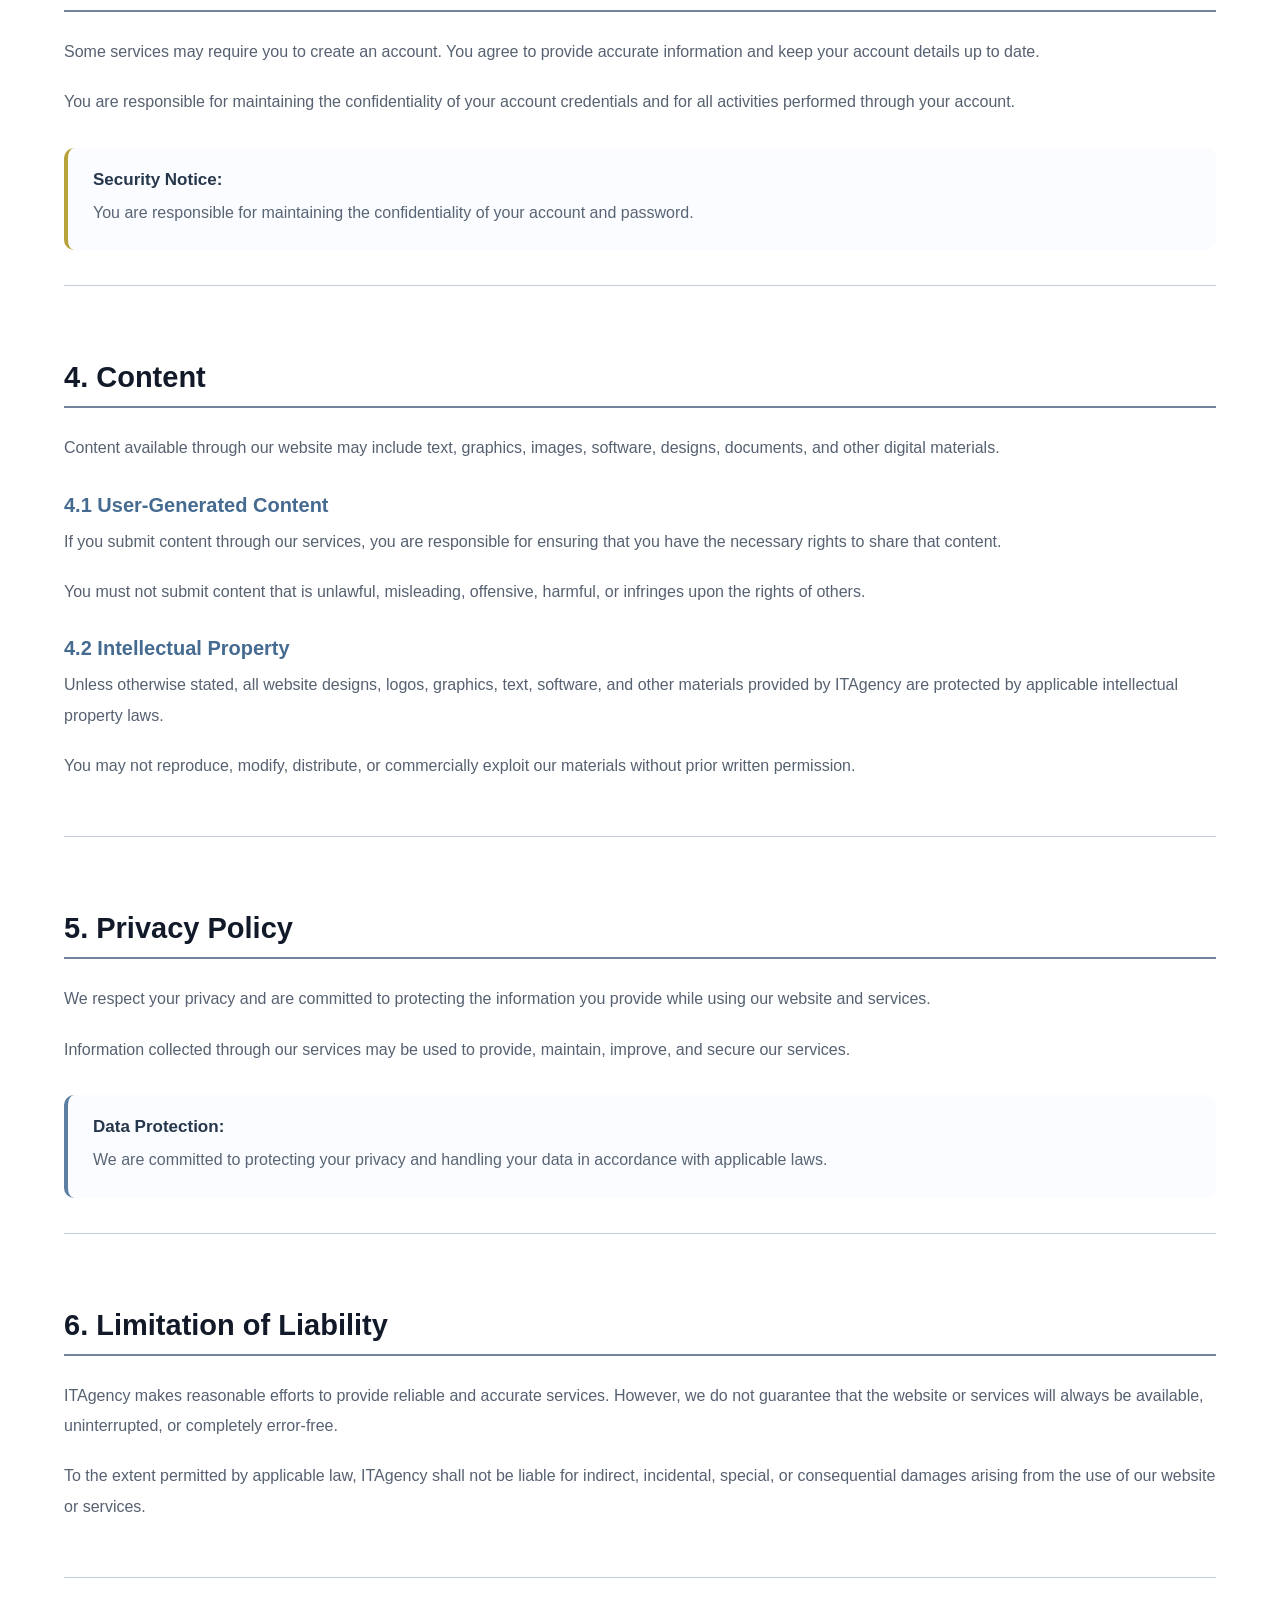
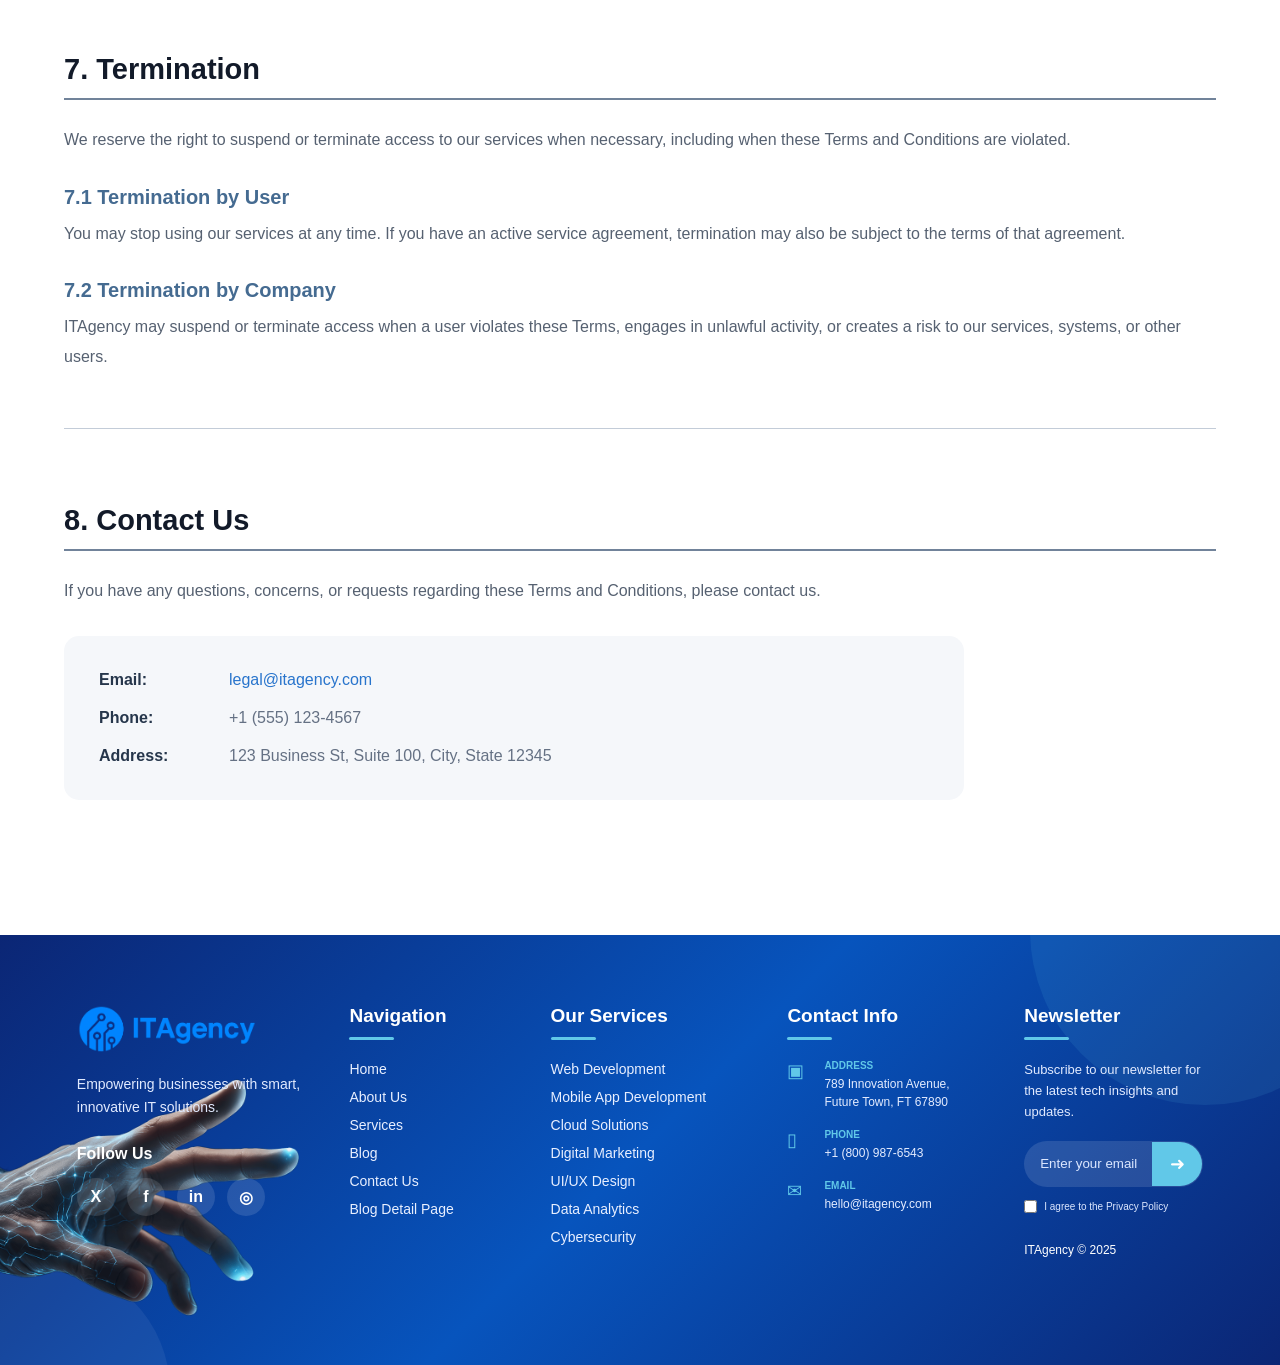
<file: Pages/padge.html>
<!DOCTYPE html>
<html lang="en">

<head>

    <meta charset="UTF-8">

    <meta name="viewport" content="width=device-width, initial-scale=1.0">

    <title>Terms & Conditions - ITAgency</title>

    <!-- Font Awesome -->
    <link rel="stylesheet" href="https://cdnjs.cloudflare.com/ajax/libs/font-awesome/6.5.2/css/all.min.css">

    <link rel="stylesheet" href="term.css">
     
</head>


<body>


    <!-- =========================================================
         NAVBAR
    ========================================================= -->

     <header class="nav" id="header">

        <div class="container">

            <a href="../index.html" class="logo">
                <img src="../services/photos/img2.png" alt="ITAgency">
            </a>

            <nav class="navbar">
                <ul class="nav-menu">

                    <li>
                        <a href="../index.html">Home</a>
                    </li>

                    <li>
                        <a href="../About/about.html">About Us</a>
                    </li>

                    <li>
                        <a href="../services/servers.html">Services</a>
                    </li>

                    <li class="dropdown">
                        <a href="../Blog/Blog Column 1/BlogColumn1.html">
                            Blog
                            <i class="fa fa-angle-down"></i>
                        </a>

                        <ul class="dropdown-menu">
                            <li>
                                <a href="../Blog/Blog Column 1/BlogColumn1.html">
                                    Blog column 1
                                </a>
                            </li>

                            <li>
                                <a href="../Blog/Blog Column 2/BlogColumn2.html">
                                    Blog column 2
                                </a>
                            </li>

                            <li>
                                <a href="../Blog/Blog Column 3/BlogColumn3.html">
                                    Blog column 3
                                </a>
                            </li>

                            <li>
                                <a href="#">
                                    Blog detail page
                                </a>
                            </li>
                        </ul>
                    </li>

                    <li class="dropdown">
                        <a href="../Pages/padge.html">
                            Pages
                            <i class="fa fa-angle-down"></i>
                        </a>

                        <ul class="dropdown-menu">
                            <li>
                                <a href="../Pages/padge.html">
                                    Terms & conditions
                                </a>
                            </li>
                        </ul>
                    </li>

                    <li>
                        <a href="../contact/contact.html">
                            Contact Us
                        </a>
                    </li>

                </ul>
            </nav>

            <div class="actions">

                <button class="quote-btn">
                    Get Quotes
                </button>

                <button class="theme-btn" id="theme-toggle">
                    <i class="fa-regular fa-sun"></i>
                </button>

                <button class="menu-toggle" id="menu-toggle">
                    <i class="fa-solid fa-bars"></i>
                </button>

            </div>

        </div>

    </header>


    <!-- =========================================================
         HERO
    ========================================================= -->

    <section class="header">

        <div class="dots">
            <span></span>
            <span></span>
            <span></span>
            <span></span>
            <span></span>
            <span></span>
        </div>

        <div class="hand">
            <img src="../Pages/photos/img1.png" alt="hand">
        </div>

        <div class="content">

            <div class="breadcrumb">
                <a href="../index.html">Home</a>
                <i class="fa-solid fa-angle-right"></i>
                <span>Pages</span>
            </div>

            <h1>Terms & Conditions</h1>

            <p>
                Please read these terms and conditions carefully before using our service.

                Last updated: January 15, 2025
            </p>

        </div>

    </section>



    <!-- =========================================================
         TERMS CONTENT
    ========================================================= -->

    <main class="terms-container">


        <!-- 1 -->

        <section class="terms-section reveal">

            <h2>
                1. Acceptance of Terms
            </h2>


            <p>
                Welcome to ITAgency. These Terms and Conditions
                govern your access to and use of our website,
                services, and related digital products.
            </p>


            <p>
                By accessing or using our website, you acknowledge
                that you have read, understood, and agree to be
                bound by these Terms and Conditions.
            </p>


            <div class="notice-box">

                <strong>
                    Important Note:
                </strong>

                <p>
                    By accessing and using this website, you accept
                    and agree to be bound by the terms and provisions
                    of this agreement.
                </p>

            </div>

        </section>



        <!-- 2 -->

        <section class="terms-section reveal">

            <h2>
                2. Use of Services
            </h2>


            <p>
                ITAgency provides technology and digital services
                including web development, mobile application
                development, cloud solutions, digital marketing,
                UI/UX design, data analytics, cybersecurity,
                and IT consulting.
            </p>


            <h3>
                2.1 Permitted Uses
            </h3>


            <ul>

                <li>
                    Use our services for lawful business and
                    personal purposes.
                </li>

                <li>
                    Provide accurate and complete information
                    when requested.
                </li>

                <li>
                    Use the website in accordance with applicable laws.
                </li>

                <li>
                    Respect the rights of ITAgency and other users.
                </li>

            </ul>



            <h3>
                2.2 Prohibited Uses
            </h3>


            <ul>

                <li>
                    Use the website for any unlawful purpose.
                </li>

                <li>
                    Attempt to gain unauthorized access to our systems.
                </li>

                <li>
                    Upload malicious software, viruses, or harmful content.
                </li>

                <li>
                    Copy, reproduce, or distribute our content
                    without permission.
                </li>

            </ul>

        </section>



        <!-- 3 -->

        <section class="terms-section reveal">

            <h2>
                3. User Accounts
            </h2>


            <p>
                Some services may require you to create an account.
                You agree to provide accurate information and keep
                your account details up to date.
            </p>


            <p>
                You are responsible for maintaining the confidentiality
                of your account credentials and for all activities
                performed through your account.
            </p>


            <div class="notice-box security">

                <strong>
                    Security Notice:
                </strong>

                <p>
                    You are responsible for maintaining the
                    confidentiality of your account and password.
                </p>

            </div>

        </section>



        <!-- 4 -->

        <section class="terms-section reveal">

            <h2>
                4. Content
            </h2>


            <p>
                Content available through our website may include text,
                graphics, images, software, designs, documents, and
                other digital materials.
            </p>


            <h3>
                4.1 User-Generated Content
            </h3>


            <p>
                If you submit content through our services, you are
                responsible for ensuring that you have the necessary
                rights to share that content.
            </p>


            <p>
                You must not submit content that is unlawful, misleading,
                offensive, harmful, or infringes upon the rights of others.
            </p>


            <h3>
                4.2 Intellectual Property
            </h3>


            <p>
                Unless otherwise stated, all website designs, logos,
                graphics, text, software, and other materials provided
                by ITAgency are protected by applicable intellectual
                property laws.
            </p>


            <p>
                You may not reproduce, modify, distribute, or commercially
                exploit our materials without prior written permission.
            </p>

        </section>



        <!-- 5 -->

        <section class="terms-section reveal">

            <h2>
                5. Privacy Policy
            </h2>


            <p>
                We respect your privacy and are committed to protecting
                the information you provide while using our website
                and services.
            </p>


            <p>
                Information collected through our services may be used
                to provide, maintain, improve, and secure our services.
            </p>


            <div class="notice-box">

                <strong>
                    Data Protection:
                </strong>

                <p>
                    We are committed to protecting your privacy and
                    handling your data in accordance with applicable laws.
                </p>

            </div>

        </section>



        <!-- 6 -->

        <section class="terms-section reveal">

            <h2>
                6. Limitation of Liability
            </h2>


            <p>
                ITAgency makes reasonable efforts to provide reliable
                and accurate services. However, we do not guarantee
                that the website or services will always be available,
                uninterrupted, or completely error-free.
            </p>


            <p>
                To the extent permitted by applicable law, ITAgency
                shall not be liable for indirect, incidental, special,
                or consequential damages arising from the use of our
                website or services.
            </p>

        </section>



        <!-- 7 -->

        <section class="terms-section reveal">

            <h2>
                7. Termination
            </h2>


            <p>
                We reserve the right to suspend or terminate access
                to our services when necessary, including when these
                Terms and Conditions are violated.
            </p>


            <h3>
                7.1 Termination by User
            </h3>


            <p>
                You may stop using our services at any time. If you
                have an active service agreement, termination may also
                be subject to the terms of that agreement.
            </p>


            <h3>
                7.2 Termination by Company
            </h3>


            <p>
                ITAgency may suspend or terminate access when a user
                violates these Terms, engages in unlawful activity,
                or creates a risk to our services, systems, or other users.
            </p>

        </section>



        <!-- 8 -->

        <section class="terms-section contact-section reveal">

            <h2>
                8. Contact Us
            </h2>


            <p>
                If you have any questions, concerns, or requests
                regarding these Terms and Conditions, please contact us.
            </p>


            <div class="contact-card">


                <div class="contact-row">

                    <strong>
                        Email:
                    </strong>

                    <a href="mailto:legal@itagency.com">
                        legal@itagency.com
                    </a>

                </div>


                <div class="contact-row">

                    <strong>
                        Phone:
                    </strong>

                    <span>
                        +1 (555) 123-4567
                    </span>

                </div>


                <div class="contact-row">

                    <strong>
                        Address:
                    </strong>

                    <span>
                        123 Business St, Suite 100,
                        City, State 12345
                    </span>

                </div>


            </div>

        </section>


    </main>



    <!-- =========================================================
         FOOTER
    ========================================================= -->

    <footer class="footer">


        <img src="photos/img1.png" alt="" class="footer-hand">


        <div class="footer-container">


            <!-- COMPANY -->

            <div class="footer-column company">

                <img src="photos/img2.png" alt="ITAgency" class="footer-logo-img">


                <p>
                    Empowering businesses with smart,
                    innovative IT solutions.
                </p>


                <h4>
                    Follow Us
                </h4>


                <div class="social-links">

                    <a href="#">X</a>

                    <a href="#">f</a>

                    <a href="#">in</a>

                    <a href="#">◎</a>

                </div>

            </div>



            <!-- NAVIGATION -->

            <div class="footer-column">

                <h3>
                    Navigation
                </h3>

                <div class="footer-line"></div>


                <ul>

                    <li>
                        <a href="../index.html">
                            Home
                        </a>
                    </li>

                    <li>
                        <a href="../About/about.html">
                            About Us
                        </a>
                    </li>

                    <li>
                        <a href="../services/servers.html">
                            Services
                        </a>
                    </li>

                    <li>
                        <a href="../Blog/Blog Column 1/BlogColumn1.html">
                            Blog
                        </a>
                    </li>

                    <li>
                        <a href="../contact/contact.html">
                            Contact Us
                        </a>
                    </li>

                    <li>
                        <a href="../Blog/Blog Detail Page/BlogDetilPage.html">
                            Blog Detail Page
                        </a>
                    </li>

                </ul>

            </div>



            <!-- SERVICES -->

            <div class="footer-column">

                <h3>
                    Our Services
                </h3>

                <div class="footer-line"></div>


                <ul>

                    <li>
                        <a href="#">
                            Web Development
                        </a>
                    </li>

                    <li>
                        <a href="#">
                            Mobile App Development
                        </a>
                    </li>

                    <li>
                        <a href="#">
                            Cloud Solutions
                        </a>
                    </li>

                    <li>
                        <a href="#">
                            Digital Marketing
                        </a>
                    </li>

                    <li>
                        <a href="#">
                            UI/UX Design
                        </a>
                    </li>

                    <li>
                        <a href="#">
                            Data Analytics
                        </a>
                    </li>

                    <li>
                        <a href="#">
                            Cybersecurity
                        </a>
                    </li>

                </ul>

            </div>



            <!-- CONTACT -->

            <div class="footer-column">

                <h3>
                    Contact Info
                </h3>

                <div class="footer-line"></div>


                <div class="contact-item">

                    <span>▣</span>

                    <div>

                        <strong>
                            ADDRESS
                        </strong>

                        <p>
                            789 Innovation Avenue,<br>
                            Future Town, FT 67890
                        </p>

                    </div>

                </div>


                <div class="contact-item">

                    <span>▯</span>

                    <div>

                        <strong>
                            PHONE
                        </strong>

                        <p>
                            +1 (800) 987-6543
                        </p>

                    </div>

                </div>


                <div class="contact-item">

                    <span>✉</span>

                    <div>

                        <strong>
                            EMAIL
                        </strong>

                        <p>
                            hello@itagency.com
                        </p>

                    </div>

                </div>

            </div>



            <!-- NEWSLETTER -->

            <div class="footer-column newsletter">

                <h3>
                    Newsletter
                </h3>

                <div class="footer-line"></div>


                <p>
                    Subscribe to our newsletter
                    for the latest tech insights
                    and updates.
                </p>


                <form class="newsletter-form" id="newsletterForm">

                    <input type="email" id="newsletterEmail" placeholder="Enter your email address">

                    <button type="submit">
                        ➜
                    </button>

                </form>


                <label class="privacy-check">

                    <input type="checkbox">

                    <span>
                        I agree to the Privacy Policy
                    </span>

                </label>


                <p class="copyright">
                    ITAgency © 2025
                </p>

            </div>


        </div>

    </footer>



    <!-- BACK TO TOP -->

    <button id="backToTop" class="back-to-top" type="button">

        ↑

    </button>



    <script src="term.js"></script>

</body>

</html>
</file>
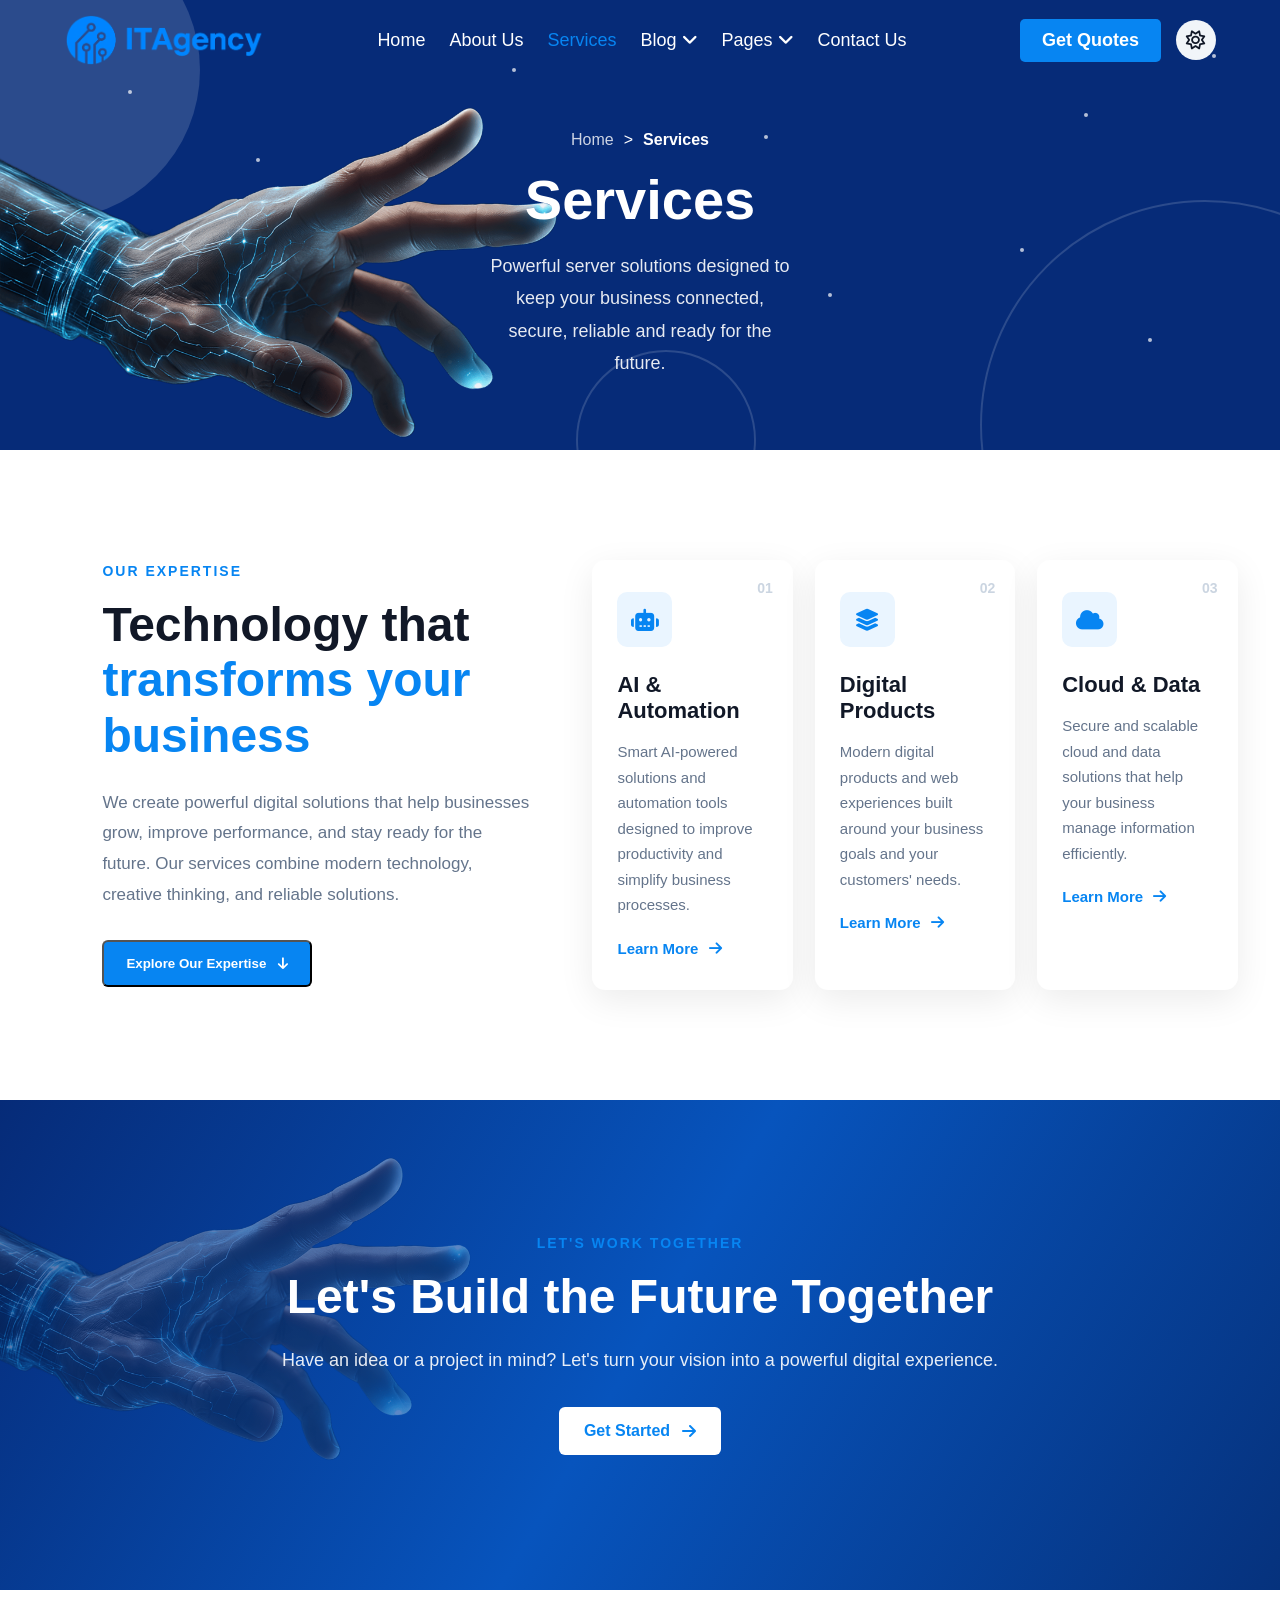
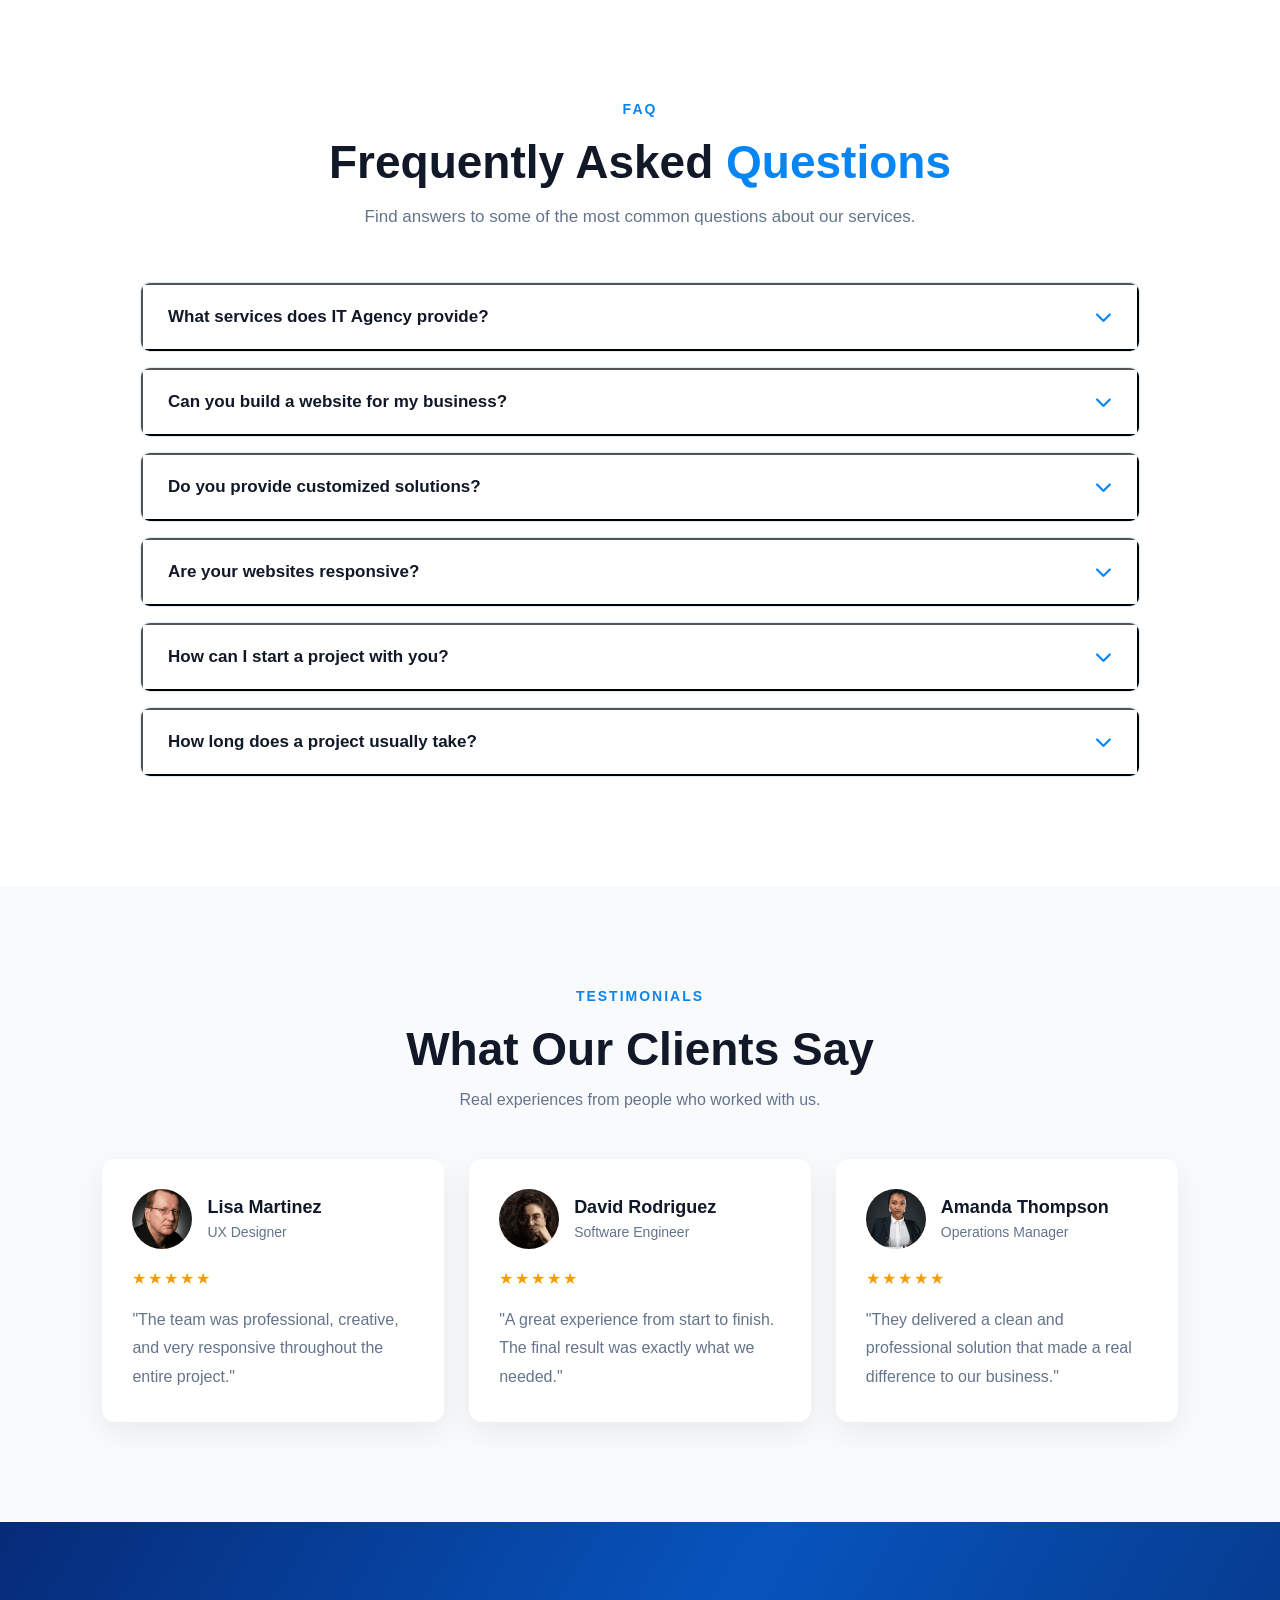
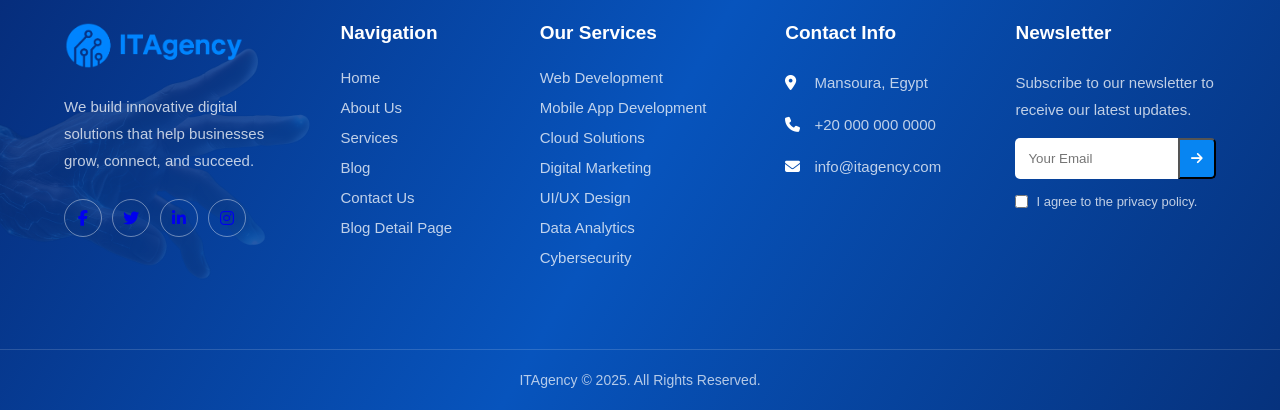
<file: services/servers.html>
<!DOCTYPE html>
<html lang="en">
<head>
    <meta charset="UTF-8">
    <meta name="viewport" content="width=device-width, initial-scale=1.0">

    <title>IT Agency - Services</title>

    <link rel="stylesheet" href="style.css">

    <!-- Font Awesome -->
    <link
        rel="stylesheet"
        href="https://cdnjs.cloudflare.com/ajax/libs/font-awesome/6.5.2/css/all.min.css"
    >
</head>

<body>

    <!-- ================= NAVBAR ================= -->
    <header class="nav" id="header">

        <div class="container">

              <a href="../index.html" class="logo">
                <img src="../services/photos/img2.png" alt="ITAgency">
            </a>

            <nav class="navbar">
                <ul class="nav-menu">

                     <li>
                        <a href="../index.html">Home</a>
                    </li>

                    <li>
                        <a href="../About/about.html">About Us</a>
                    </li>

                    <li>
                        <a href="../services/servers.html">Services</a>
                    </li>

                    <li class="dropdown">
                        <a href="../Blog/Blog Column 1/BlogColumn1.html">
                            Blog
                            <i class="fa fa-angle-down"></i>
                        </a>

                        <ul class="dropdown-menu">
                            <li>
                                <a href="../Blog/Blog Column 1/BlogColumn1.html">
                                    Blog column 1
                                </a>
                            </li>

                            <li>
                                <a href="../Blog/Blog Column 2/BlogColumn2.html">
                                    Blog column 2
                                </a>
                            </li>

                            <li>
                                <a href="../Blog/Blog Column 3/BlogColumn3.html">
                                    Blog column 3
                                </a>
                            </li>

                            <li>
                                <a href="#">
                                    Blog detail page
                                </a>
                            </li>
                        </ul>
                    </li>

                    <li class="dropdown">
                        <a href="../Pages/padge.html">
                            Pages
                            <i class="fa fa-angle-down"></i>
                        </a>

                        <ul class="dropdown-menu">
                            <li>
                                <a href="../Pages/padge.html">
                                    Terms & conditions
                                </a>
                            </li>
                        </ul>
                    </li>

                      <li>
                        <a href="../contact/contact.html">
                            Contact Us
                        </a>
                    </li>

                </ul>
            </nav>

            <div class="actions">

                <button class="quote-btn">
                    Get Quotes
                </button>

                <button class="theme-btn" id="theme-toggle">
                    <i class="fa-regular fa-sun"></i>
                </button>

                <button class="menu-toggle" id="menu-toggle">
                    <i class="fa-solid fa-bars"></i>
                </button>

            </div>

        </div>

    </header>



    <!-- ================= HERO ================= -->
    <section class="hero">

        <div class="hero-stars">
            <span></span>
            <span></span>
            <span></span>
            <span></span>
            <span></span>
            <span></span>
            <span></span>
            <span></span>
            <span></span>
            <span></span>
            <span></span>
            <span></span>
        </div>

        <div class="hero-shape shape-one"></div>
        <div class="hero-shape shape-two"></div>
        <div class="hero-shape shape-three"></div>

        <img src="photos/img1.png" alt="IT Agency" class="hero-hand">

        <div class="hero-content">

            <div class="breadcrumb">
                <a href="../index.html">Home</a>
                <span>></span>
                <span>Services</span>
            </div>

            <h1>Services</h1>

            <p>
                Powerful server solutions designed to keep your business
                connected, secure, reliable and ready for the future.
            </p>

        </div>

    </section>


    <!-- ================= EXPERTISE ================= -->
    <section class="expertise" id="expertise">

        <div class="expertise-container">

            <div class="expertise-content">

                <span class="section-label">OUR EXPERTISE</span>

                <h2>
                    Technology that
                    <span>transforms your business</span>
                </h2>

                <p>
                    We create powerful digital solutions that help businesses
                    grow, improve performance, and stay ready for the future.
                    Our services combine modern technology, creative thinking,
                    and reliable solutions.
                </p>

                <button class="explore-btn" onclick="scrollToExpertise()">
                    Explore Our Expertise
                    <i class="fa-solid fa-arrow-down"></i>
                </button>

            </div>


            <div class="service-cards">

                <div class="service-card reveal">

                    <span class="card-number">01</span>

                    <div class="card-icon">
                        <i class="fa-solid fa-robot"></i>
                    </div>

                    <h3>AI & Automation</h3>

                    <p>
                        Smart AI-powered solutions and automation tools
                        designed to improve productivity and simplify
                        business processes.
                    </p>

                    <a href="../contact/contact.html">
                        Learn More
                        <i class="fa-solid fa-arrow-right"></i>
                    </a>

                </div>


                <div class="service-card reveal">

                    <span class="card-number">02</span>

                    <div class="card-icon">
                        <i class="fa-solid fa-layer-group"></i>
                    </div>

                    <h3>Digital Products</h3>

                    <p>
                        Modern digital products and web experiences built
                        around your business goals and your customers'
                        needs.
                    </p>

                    <a href="../contact/contact.html">
                        Learn More
                        <i class="fa-solid fa-arrow-right"></i>
                    </a>

                </div>


                <div class="service-card reveal">

                    <span class="card-number">03</span>

                    <div class="card-icon">
                        <i class="fa-solid fa-cloud"></i>
                    </div>

                    <h3>Cloud & Data</h3>

                    <p>
                        Secure and scalable cloud and data solutions that
                        help your business manage information efficiently.
                    </p>

                    <a href="../contact/contact.html">
                        Learn More
                        <i class="fa-solid fa-arrow-right"></i>
                    </a>

                </div>

            </div>

        </div>

    </section>

    
    <!-- ================= CTA ================= -->
    <section class="cta">

        <div class="cta-container">

            <img
                src="photos/img1.png"
                alt="IT Agency"
                class="cta-hand"
            >

            <div class="cta-content">

                <span class="section-label">LET'S WORK TOGETHER</span>

                <h2>Let's Build the Future Together</h2>

                <p>
                    Have an idea or a project in mind?
                    Let's turn your vision into a powerful digital experience.
                </p>

                <a href="../contact/contact.html" class="cta-btn">
                    Get Started
                    <i class="fa-solid fa-arrow-right"></i>
                </a>

            </div>

        </div>

    </section>


    <!-- ================= FAQ ================= -->
    <section class="faq">

        <div class="faq-container">

            <div class="faq-heading">

                <span class="section-label">FAQ</span>

                <h2>
                    Frequently Asked
                    <span>Questions</span>
                </h2>

                <p>
                    Find answers to some of the most common questions
                    about our services.
                </p>

            </div>


            <div class="faq-list">

                <div class="faq-item">

                    <button class="faq-question">
                        <span>What services does IT Agency provide?</span>
                        <i class="fa-solid fa-chevron-down"></i>
                    </button>

                    <div class="faq-answer">
                        <p>
                            We provide digital solutions including AI and
                            automation, digital products, cloud and data
                            solutions, web development, UI/UX design,
                            cybersecurity, and digital marketing.
                        </p>
                    </div>

                </div>


                <div class="faq-item">

                    <button class="faq-question">
                        <span>Can you build a website for my business?</span>
                        <i class="fa-solid fa-chevron-down"></i>
                    </button>

                    <div class="faq-answer">
                        <p>
                            Yes. We can create modern, responsive, and
                            user-friendly websites designed around your
                            business requirements.
                        </p>
                    </div>

                </div>


                <div class="faq-item">

                    <button class="faq-question">
                        <span>Do you provide customized solutions?</span>
                        <i class="fa-solid fa-chevron-down"></i>
                    </button>

                    <div class="faq-answer">
                        <p>
                            Yes. Every project can be customized according
                            to the specific goals, requirements, and needs
                            of the business.
                        </p>
                    </div>

                </div>


                <div class="faq-item">

                    <button class="faq-question">
                        <span>Are your websites responsive?</span>
                        <i class="fa-solid fa-chevron-down"></i>
                    </button>

                    <div class="faq-answer">
                        <p>
                            Yes. Our websites are designed to work smoothly
                            across desktops, tablets, and mobile devices.
                        </p>
                    </div>

                </div>


                <div class="faq-item">

                    <button class="faq-question">
                        <span>How can I start a project with you?</span>
                        <i class="fa-solid fa-chevron-down"></i>
                    </button>

                    <div class="faq-answer">
                        <p>
                            You can contact us through the Contact Us page
                            and share your project idea and requirements.
                        </p>
                    </div>

                </div>


                <div class="faq-item">

                    <button class="faq-question">
                        <span>How long does a project usually take?</span>
                        <i class="fa-solid fa-chevron-down"></i>
                    </button>

                    <div class="faq-answer">
                        <p>
                            Project duration depends on the scope and
                            complexity of the work. We discuss the timeline
                            with you before starting.
                        </p>
                    </div>

                </div>

            </div>

        </div>

    </section>


    <!-- ================= TESTIMONIALS ================= -->
    <section class="testimonials">

        <div class="testimonials-container">

            <div class="testimonials-heading">

                <span class="section-label">TESTIMONIALS</span>

                <h2>What Our Clients Say</h2>

                <p>
                    Real experiences from people who worked with us.
                </p>

            </div>


            <div class="testimonial-grid">

                <div class="testimonial-card">

                    <div class="testimonial-top">
                        <img src="photos/img3.png" alt="Lisa Martinez">

                        <div>
                            <h3>Lisa Martinez</h3>
                            <span>UX Designer</span>
                        </div>
                    </div>

                    <div class="stars">
                        ★★★★★
                    </div>

                    <p>
                        "The team was professional, creative, and very
                        responsive throughout the entire project."
                    </p>

                </div>


                <div class="testimonial-card">

                    <div class="testimonial-top">
                        <img src="photos/img4.png" alt="David Rodriguez">

                        <div>
                            <h3>David Rodriguez</h3>
                            <span>Software Engineer</span>
                        </div>
                    </div>

                    <div class="stars">
                        ★★★★★
                    </div>

                    <p>
                        "A great experience from start to finish.
                        The final result was exactly what we needed."
                    </p>

                </div>


                <div class="testimonial-card">

                    <div class="testimonial-top">
                        <img src="photos/img5.png" alt="Amanda Thompson">

                        <div>
                            <h3>Amanda Thompson</h3>
                            <span>Operations Manager</span>
                        </div>
                    </div>

                    <div class="stars">
                        ★★★★★
                    </div>

                    <p>
                        "They delivered a clean and professional solution
                        that made a real difference to our business."
                    </p>

                </div>

            </div>

        </div>

    </section>


    <!-- ================= FOOTER ================= -->
    <footer class="footer">

        <div class="footer-hand">
            <img src="photos/img1.png" alt="IT Agency">
        </div>

        <div class="footer-container">

            <div class="footer-column company">

                <img
                    src="photos/img2.png"
                    alt="IT Agency Logo"
                    class="footer-logo"
                >

                <p>
                    We build innovative digital solutions that help
                    businesses grow, connect, and succeed.
                </p>

                <div class="social-icons">

                    <a href="#" aria-label="Facebook">
                        <i class="fa-brands fa-facebook-f"></i>
                    </a>

                    <a href="#" aria-label="Twitter">
                        <i class="fa-brands fa-twitter"></i>
                    </a>

                    <a href="#" aria-label="LinkedIn">
                        <i class="fa-brands fa-linkedin-in"></i>
                    </a>

                    <a href="#" aria-label="Instagram">
                        <i class="fa-brands fa-instagram"></i>
                    </a>

                </div>

            </div>


            <div class="footer-column">

                <h3>Navigation</h3>

                <a href="../index.html">Home</a>
                <a href="../About/about.html">About Us</a>
                <a href="servers.html">Services</a>
                <a href="../Blog/Blog Column 1/blog.html">Blog</a>
                <a href="../contact/contact.html">Contact Us</a>
                <a href="../Blog/Blog Detail/blog.html">Blog Detail Page</a>

            </div>


            <div class="footer-column">

                <h3>Our Services</h3>

                <a href="#">Web Development</a>
                <a href="#">Mobile App Development</a>
                <a href="#">Cloud Solutions</a>
                <a href="#">Digital Marketing</a>
                <a href="#">UI/UX Design</a>
                <a href="#">Data Analytics</a>
                <a href="#">Cybersecurity</a>

            </div>


            <div class="footer-column">

                <h3>Contact Info</h3>

                <p>
                    <i class="fa-solid fa-location-dot"></i>
                    Mansoura, Egypt
                </p>

                <p>
                    <i class="fa-solid fa-phone"></i>
                    +20 000 000 0000
                </p>

                <p>
                    <i class="fa-solid fa-envelope"></i>
                    info@itagency.com
                </p>

            </div>


            <div class="footer-column newsletter">

                <h3>Newsletter</h3>

                <p>
                    Subscribe to our newsletter to receive
                    our latest updates.
                </p>

                <form id="newsletter-form">

                    <input
                        type="email"
                        id="newsletter-email"
                        placeholder="Your Email"
                        required
                    >

                    <button type="submit">
                        <i class="fa-solid fa-arrow-right"></i>
                    </button>

                </form>

                <label class="privacy">

                    <input type="checkbox" required>

                    <span>
                        I agree to the privacy policy.
                    </span>

                </label>

            </div>

        </div>


        <div class="footer-bottom">

            <p>
                ITAgency © 2025. All Rights Reserved.
            </p>

        </div>

    </footer>


    <!-- ================= BACK TO TOP ================= -->
    <button id="back-to-top" aria-label="Back to top">
        <i class="fa-solid fa-arrow-up"></i>
    </button>


    <script src="script.js"></script>

</body>
</html>
</file>
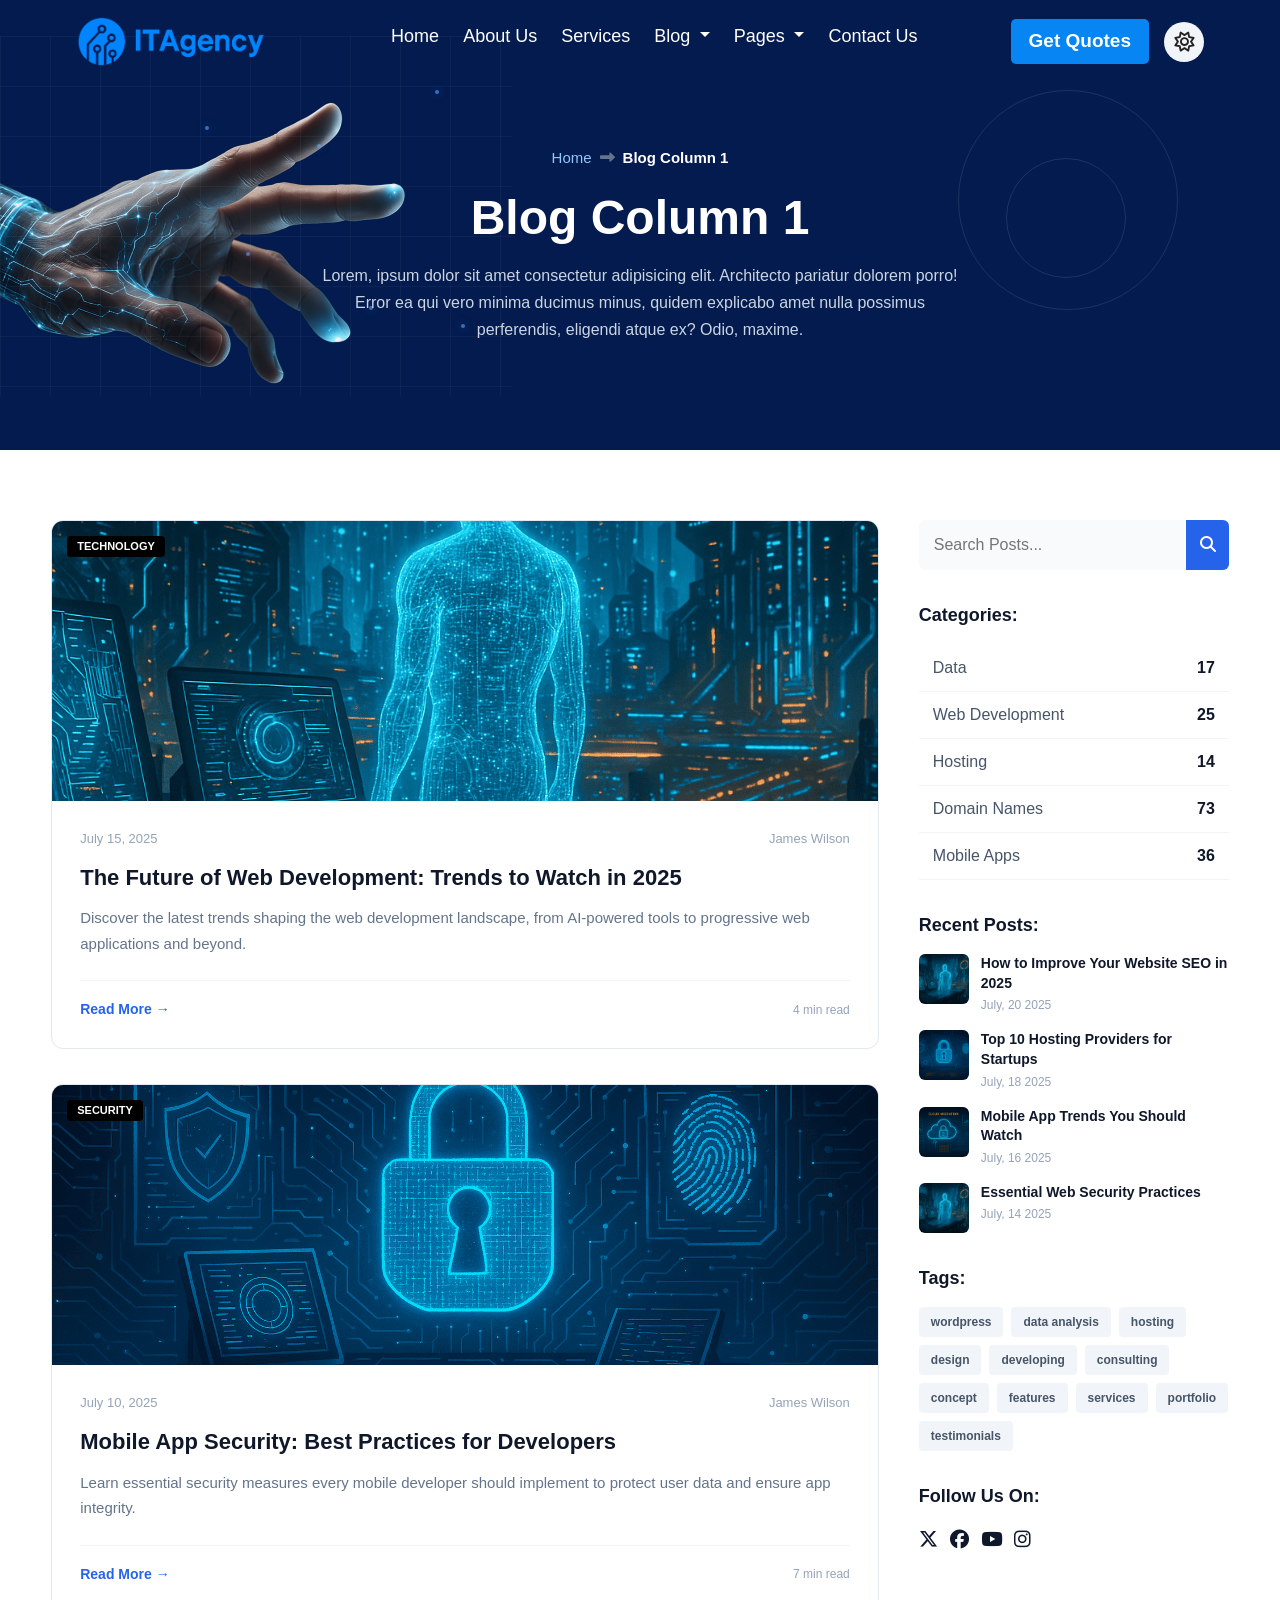
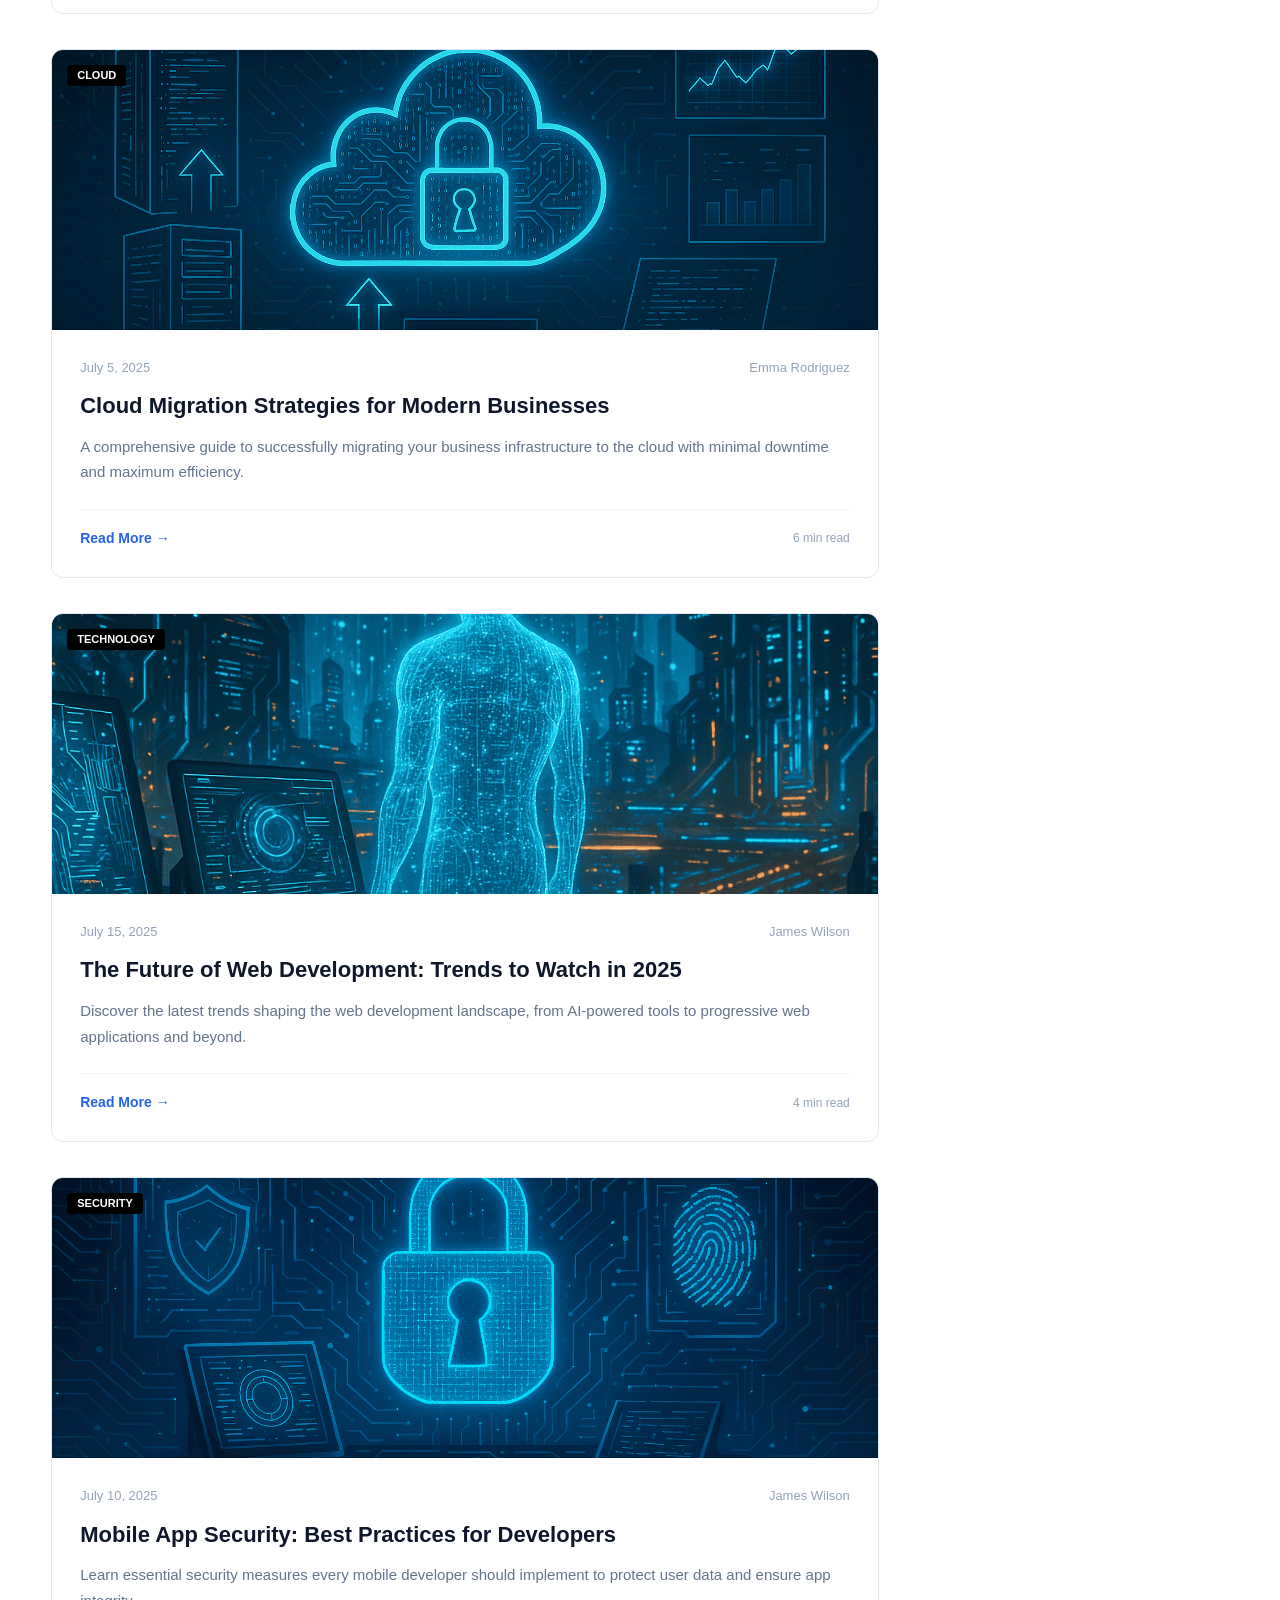
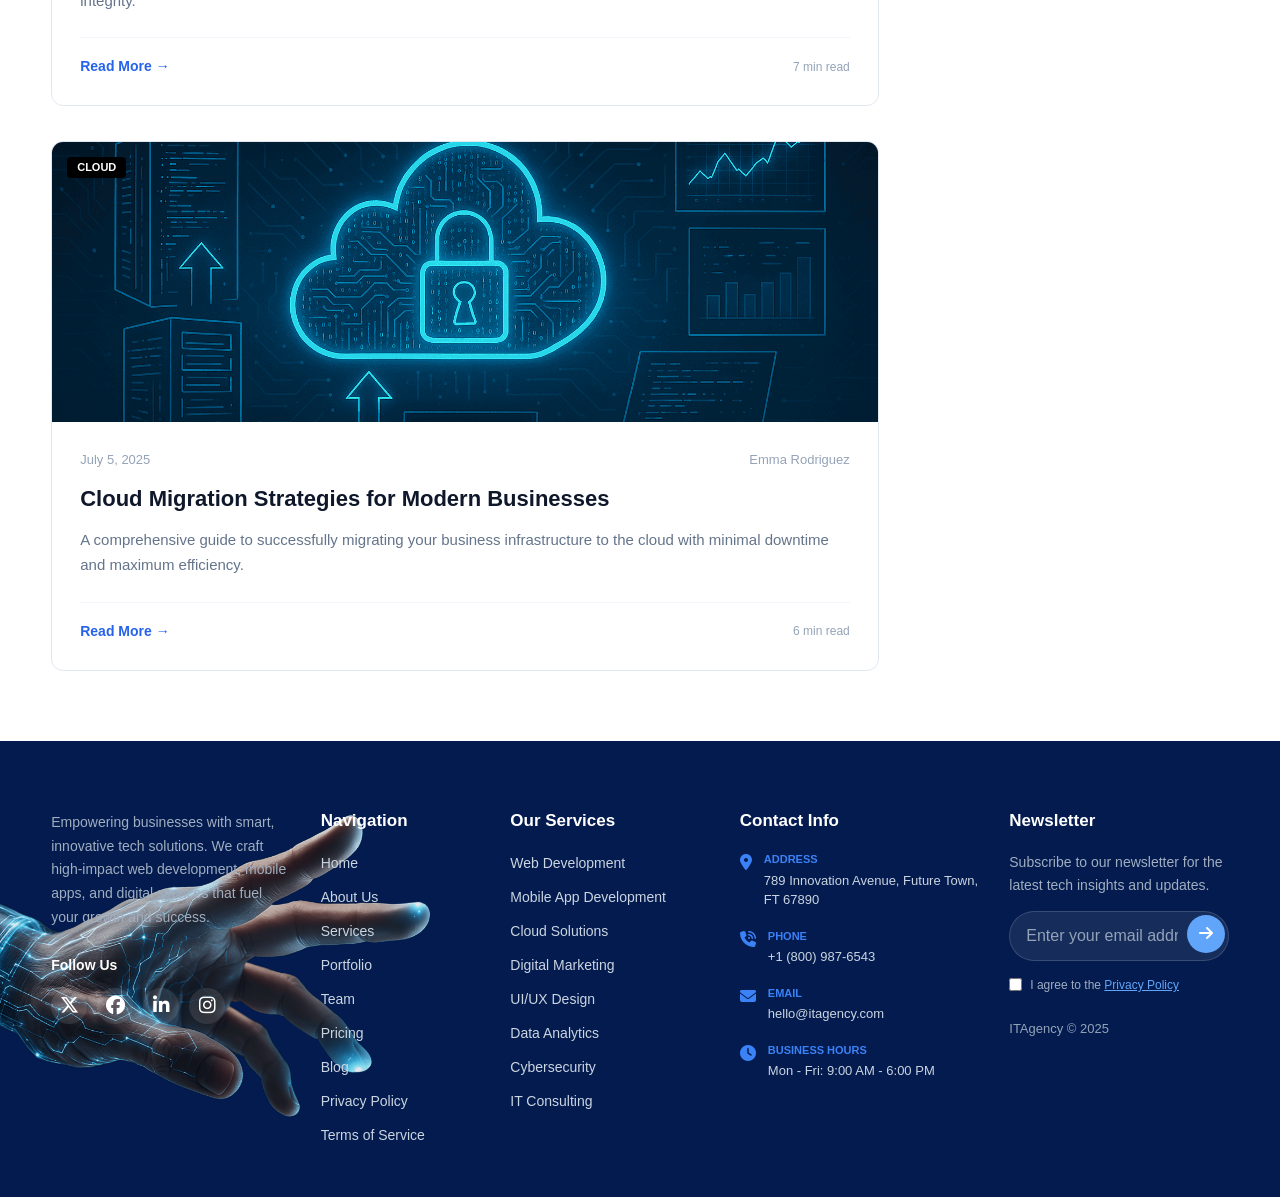
<file: Blog/Blog Column 1/BlogColumn1.html>
<!DOCTYPE html>
<html lang="en">

<head>
    <meta charset="UTF-8">
    <meta name="viewport" content="width=device-width, initial-scale=1.0">

    <link rel="stylesheet" href="https://cdn.jsdelivr.net/npm/bootstrap@5.3.8/dist/css/bootstrap.min.css">

    <link rel="stylesheet" href="https://cdnjs.cloudflare.com/ajax/libs/font-awesome/6.5.1/css/all.min.css">

    <link rel="stylesheet" href="../Blog Column 1/style.css">
    <title>Blog Column 1</title>
</head>

<body>

    <!-- ================= HEADER ================= -->

    <header class="header" id="header">
        <div class="container">

            <div class="logo">
                <a href="../../index.html">
                    <img src="./final project/logo-transparent-01.png" alt="ITAgency">
                </a>
            </div>

            <nav class="navbar">
                <ul class="nav-menu">

                    <li>
                        <a href="../../index.html">Home</a>
                    </li>

                    <li>
                        <a href="../../about/about.html">About Us</a>
                    </li>

                    <li>
                        <a href="../../services/servers.html">Services</a>
                    </li>

                    <li class="dropdown">
                        <a href="#" class="dropdown-toggle">
                            Blog

                        </a>

                        <ul class="dropdown-menu">
                            <li>
                                <a href="../Blog Column 1/BlogColumn1.html">
                                    Blog Column 1
                                </a>
                            </li>

                            <li>
                                <a href="../Blog Column 2/BlogColumn2.html">
                                    Blog Column 2
                                </a>
                            </li>

                            <li>
                                <a href="../Blog Column 3/BlogColumn3.html">
                                    Blog Column 3
                                </a>
                            </li>

                            <li>
                                <a href="#">
                                    Blog Details Pages
                                </a>
                            </li>
                        </ul>
                    </li>

                    <li class="dropdown">
                        <a href="../../Pages/padge.html" class="dropdown-toggle">
                            Pages

                        </a>

                        <ul class="dropdown-menu">
                            <li>
                                <a href="../../Pages/padge.html">
                                    Terms&Conditions
                                </a>
                            </li>
                        </ul>
                    </li>

                    <li>
                        <a href="../../contact/contact.html">
                            Contact Us
                        </a>
                    </li>

                </ul>
            </nav>

            <div class="actions">

                <a href="../../contact/contact.html" class="btn-get-quotes">
                    Get Quotes
                </a>

                <button id="theme-toggle" aria-label="Toggle dark mode">
                    <i class="fa-regular fa-sun"></i>
                </button>

                <button class="menu-toggle" id="menu-toggle" aria-label="Open menu">
                    ☰
                </button>

            </div>

        </div>
    </header>


    <!-- ================= PAGE HEADER ================= -->

    <section class="page-header">

        <div class="page-header-bg">

            <img src="./final project/hand-ia-bgremove.png" alt="Hand Element" class="header-hand-bg">

            <div class="particles-container">

                <div class="particle"></div>
                <div class="particle"></div>
                <div class="particle"></div>
                <div class="particle"></div>
                <div class="particle"></div>
                <div class="particle"></div>

            </div>

            <div class="geometric-overlay">

                <div class="geometric-shape shape-1"></div>
                <div class="geometric-shape shape-2"></div>

            </div>

            <div class="digital-grid"></div>

        </div>

        <div class="page-header-content">

            <div class="breadcrumb">

                <a href="../../index.html" class="breadcrumb-link">
                    Home
                </a>

                <span class="breadcrumb-separator">
                    <i class="fa-solid fa-right-long"></i>
                </span>

                <span class="breadcrumb-current">
                    Blog Column 1
                </span>

            </div>

            <h1 class="page-title">
                Blog Column 1
            </h1>

            <p class="page-description">
                Lorem, ipsum dolor sit amet consectetur adipisicing elit.
                Architecto pariatur dolorem porro! Error ea qui vero minima
                ducimus minus, quidem explicabo amet nulla possimus
                perferendis, eligendi atque ex? Odio, maxime.
            </p>

        </div>

        <div class="floating-elements">

            <div class="floating-circle floating-circle-1"></div>
            <div class="floating-circle floating-circle-2"></div>

        </div>

    </section>


    <!-- ================= BLOG ================= -->

    <main class="blog-section-wrapper">

        <div class="blog-container">

            <div class="blog-layout">

                <!-- BLOG POSTS -->

                <div class="blog-posts-list">

                    <!-- Card 1 -->
                    <article class="blog-card">

                        <div class="blog-card-image">

                            <span class="badge">
                                TECHNOLOGY
                            </span>

                            <img src="./final project/post-1.png" alt="Technology">

                        </div>

                        <div class="blog-card-body">

                            <div class="blog-card-meta">

                                <span>July 15, 2025</span>
                                <span>James Wilson</span>

                            </div>

                            <h3 class="blog-card-title">
                                The Future of Web Development:
                                Trends to Watch in 2025
                            </h3>

                            <p class="blog-card-excerpt">
                                Discover the latest trends shaping the
                                web development landscape, from AI-powered
                                tools to progressive web applications
                                and beyond.
                            </p>

                            <div class="blog-card-footer">

                                <a href="#" class="read-more-btn">
                                    Read More →
                                </a>

                                <span class="read-time">
                                    4 min read
                                </span>

                            </div>

                        </div>

                    </article>


                    <!-- Card 2 -->
                    <article class="blog-card">

                        <div class="blog-card-image">

                            <span class="badge">
                                SECURITY
                            </span>

                            <img src="./final project/post-2.png" alt="Security">

                        </div>

                        <div class="blog-card-body">

                            <div class="blog-card-meta">

                                <span>July 10, 2025</span>
                                <span>James Wilson</span>

                            </div>

                            <h3 class="blog-card-title">
                                Mobile App Security:
                                Best Practices for Developers
                            </h3>

                            <p class="blog-card-excerpt">
                                Learn essential security measures every
                                mobile developer should implement to
                                protect user data and ensure app integrity.
                            </p>

                            <div class="blog-card-footer">

                                <a href="#" class="read-more-btn">
                                    Read More →
                                </a>

                                <span class="read-time">
                                    7 min read
                                </span>

                            </div>

                        </div>

                    </article>


                    <!-- Card 3 -->
                    <article class="blog-card">

                        <div class="blog-card-image">

                            <span class="badge">
                                CLOUD
                            </span>

                            <img src="./final project/post-3.png" alt="Cloud Migration">

                        </div>

                        <div class="blog-card-body">

                            <div class="blog-card-meta">

                                <span>July 5, 2025</span>
                                <span>Emma Rodriguez</span>

                            </div>

                            <h3 class="blog-card-title">
                                Cloud Migration Strategies
                                for Modern Businesses
                            </h3>

                            <p class="blog-card-excerpt">
                                A comprehensive guide to successfully
                                migrating your business infrastructure
                                to the cloud with minimal downtime
                                and maximum efficiency.
                            </p>

                            <div class="blog-card-footer">

                                <a href="#" class="read-more-btn">
                                    Read More →
                                </a>

                                <span class="read-time">
                                    6 min read
                                </span>

                            </div>

                        </div>

                    </article>


                    <!-- Card 4 -->
                    <article class="blog-card">

                        <div class="blog-card-image">

                            <span class="badge">
                                TECHNOLOGY
                            </span>

                            <img src="./final project/post-1.png" alt="Technology">

                        </div>

                        <div class="blog-card-body">

                            <div class="blog-card-meta">

                                <span>July 15, 2025</span>
                                <span>James Wilson</span>

                            </div>

                            <h3 class="blog-card-title">
                                The Future of Web Development:
                                Trends to Watch in 2025
                            </h3>

                            <p class="blog-card-excerpt">
                                Discover the latest trends shaping the
                                web development landscape, from AI-powered
                                tools to progressive web applications
                                and beyond.
                            </p>

                            <div class="blog-card-footer">

                                <a href="#" class="read-more-btn">
                                    Read More →
                                </a>

                                <span class="read-time">
                                    4 min read
                                </span>

                            </div>

                        </div>

                    </article>


                    <!-- Card 5 -->
                    <article class="blog-card">

                        <div class="blog-card-image">

                            <span class="badge">
                                SECURITY
                            </span>

                            <img src="./final project/post-2.png" alt="Security">

                        </div>

                        <div class="blog-card-body">

                            <div class="blog-card-meta">

                                <span>July 10, 2025</span>
                                <span>James Wilson</span>

                            </div>

                            <h3 class="blog-card-title">
                                Mobile App Security:
                                Best Practices for Developers
                            </h3>

                            <p class="blog-card-excerpt">
                                Learn essential security measures every
                                mobile developer should implement to
                                protect user data and ensure app integrity.
                            </p>

                            <div class="blog-card-footer">

                                <a href="#" class="read-more-btn">
                                    Read More →
                                </a>

                                <span class="read-time">
                                    7 min read
                                </span>

                            </div>

                        </div>

                    </article>


                    <!-- Card 6 -->
                    <article class="blog-card">

                        <div class="blog-card-image">

                            <span class="badge">
                                CLOUD
                            </span>

                            <img src="./final project/post-3.png" alt="Cloud Migration">

                        </div>

                        <div class="blog-card-body">

                            <div class="blog-card-meta">

                                <span>July 5, 2025</span>
                                <span>Emma Rodriguez</span>

                            </div>

                            <h3 class="blog-card-title">
                                Cloud Migration Strategies
                                for Modern Businesses
                            </h3>

                            <p class="blog-card-excerpt">
                                A comprehensive guide to successfully
                                migrating your business infrastructure
                                to the cloud with minimal downtime
                                and maximum efficiency.
                            </p>

                            <div class="blog-card-footer">

                                <a href="#" class="read-more-btn">
                                    Read More →
                                </a>

                                <span class="read-time">
                                    6 min read
                                </span>

                            </div>

                        </div>

                    </article>

                </div>


                <!-- ================= SIDEBAR ================= -->

                <aside class="blog-sidebar">

                    <!-- Search -->
                    <div class="widget search-widget">

                        <input type="text" placeholder="Search Posts...">

                        <button type="button">
                            <i class="fa-solid fa-magnifying-glass"></i>
                        </button>

                    </div>


                    <!-- Categories -->
                    <div class="widget categories-widget">

                        <h4 class="widget-title">
                            Categories:
                        </h4>

                        <ul>

                            <li>
                                <a href="#">
                                    <span>Data</span>
                                    <strong>17</strong>
                                </a>
                            </li>

                            <li>
                                <a href="#">
                                    <span>Web Development</span>
                                    <strong>25</strong>
                                </a>
                            </li>

                            <li>
                                <a href="#">
                                    <span>Hosting</span>
                                    <strong>14</strong>
                                </a>
                            </li>

                            <li>
                                <a href="#">
                                    <span>Domain Names</span>
                                    <strong>73</strong>
                                </a>
                            </li>

                            <li>
                                <a href="#">
                                    <span>Mobile Apps</span>
                                    <strong>36</strong>
                                </a>
                            </li>

                        </ul>

                    </div>


                    <!-- Recent Posts -->
                    <div class="widget recent-posts-widget">

                        <h4 class="widget-title">
                            Recent Posts:
                        </h4>

                        <ul>

                            <li>
                                <img src="./final project/post-1.png" alt="Thumb">

                                <div>
                                    <a href="#">
                                        How to Improve Your Website SEO in 2025
                                    </a>

                                    <span class="post-date">
                                        July, 20 2025
                                    </span>
                                </div>
                            </li>

                            <li>
                                <img src="./final project/post-2.png" alt="Thumb">

                                <div>
                                    <a href="#">
                                        Top 10 Hosting Providers for Startups
                                    </a>

                                    <span class="post-date">
                                        July, 18 2025
                                    </span>
                                </div>
                            </li>

                            <li>
                                <img src="./final project/post-3.png" alt="Thumb">

                                <div>
                                    <a href="#">
                                        Mobile App Trends You Should Watch
                                    </a>

                                    <span class="post-date">
                                        July, 16 2025
                                    </span>
                                </div>
                            </li>

                            <li>
                                <img src="./final project/post-1.png" alt="Thumb">

                                <div>
                                    <a href="#">
                                        Essential Web Security Practices
                                    </a>

                                    <span class="post-date">
                                        July, 14 2025
                                    </span>
                                </div>
                            </li>

                        </ul>

                    </div>


                    <!-- Tags -->
                    <div class="widget tags-widget">

                        <h4 class="widget-title">
                            Tags:
                        </h4>

                        <div class="tags-cloud">

                            <a href="#">wordpress</a>
                            <a href="#">data analysis</a>
                            <a href="#">hosting</a>
                            <a href="#">design</a>
                            <a href="#">developing</a>
                            <a href="#">consulting</a>
                            <a href="#">concept</a>
                            <a href="#">features</a>
                            <a href="#">services</a>
                            <a href="#">portfolio</a>
                            <a href="#">testimonials</a>

                        </div>

                    </div>


                    <!-- Social -->
                    <div class="widget social-widget">

                        <h4 class="widget-title">
                            Follow Us On:
                        </h4>

                        <div class="social-links">

                            <a href="#">
                                <i class="fa-brands fa-x-twitter"></i>
                            </a>

                            <a href="#">
                                <i class="fa-brands fa-facebook"></i>
                            </a>

                            <a href="#">
                                <i class="fa-brands fa-youtube"></i>
                            </a>

                            <a href="#">
                                <i class="fa-brands fa-instagram"></i>
                            </a>

                        </div>

                    </div>

                </aside>

            </div>

        </div>

    </main>


    <!-- ================= FOOTER ================= -->

    <footer class="footer">

        <img src="./final project/hand-ia-bgremove.png" alt="Hand Background" class="footer-hand-bg">

        <div class="footer-main">

            <div class="footer-container">

                <div class="footer-content">

                    <!-- About -->
                    <div class="footer-section">

                        <p class="footer-description">
                            Empowering businesses with smart,
                            innovative tech solutions. We craft
                            high-impact web development, mobile apps,
                            and digital services that fuel your growth
                            and success.
                        </p>

                        <span class="social-label">
                            Follow Us
                        </span>

                        <div class="social-links">

                            <a href="#" class="social-link">
                                <i class="fa-brands fa-x-twitter"></i>
                            </a>

                            <a href="#" class="social-link">
                                <i class="fa-brands fa-facebook"></i>
                            </a>

                            <a href="#" class="social-link">
                                <i class="fa-brands fa-linkedin-in"></i>
                            </a>

                            <a href="#" class="social-link">
                                <i class="fa-brands fa-instagram"></i>
                            </a>

                        </div>

                    </div>


                    <!-- Navigation -->
                    <div class="footer-section">

                        <h4 class="footer-title">
                            Navigation
                        </h4>

                        <ul class="footer-menu">

                            <li><a href="#">Home</a></li>
                            <li><a href="#">About Us</a></li>
                            <li><a href="#">Services</a></li>
                            <li><a href="#">Portfolio</a></li>
                            <li><a href="#">Team</a></li>
                            <li><a href="#">Pricing</a></li>
                            <li><a href="#">Blog</a></li>
                            <li><a href="#">Privacy Policy</a></li>
                            <li><a href="#">Terms of Service</a></li>

                        </ul>

                    </div>


                    <!-- Services -->
                    <div class="footer-section">

                        <h4 class="footer-title">
                            Our Services
                        </h4>

                        <ul class="footer-menu">

                            <li><a href="#">Web Development</a></li>
                            <li><a href="#">Mobile App Development</a></li>
                            <li><a href="#">Cloud Solutions</a></li>
                            <li><a href="#">Digital Marketing</a></li>
                            <li><a href="#">UI/UX Design</a></li>
                            <li><a href="#">Data Analytics</a></li>
                            <li><a href="#">Cybersecurity</a></li>
                            <li><a href="#">IT Consulting</a></li>

                        </ul>

                    </div>


                    <!-- Contact -->
                    <div class="footer-section">

                        <h4 class="footer-title">
                            Contact Info
                        </h4>

                        <div class="footer-contact-info">

                            <div class="contact-item">
                                <i class="fa-solid fa-location-dot"></i>

                                <div>
                                    <span class="contact-label">
                                        Address
                                    </span>

                                    <span class="contact-value">
                                        789 Innovation Avenue,
                                        Future Town, FT 67890
                                    </span>
                                </div>
                            </div>

                            <div class="contact-item">
                                <i class="fa-solid fa-phone-volume"></i>

                                <div>
                                    <span class="contact-label">
                                        Phone
                                    </span>

                                    <span class="contact-value">
                                        +1 (800) 987-6543
                                    </span>
                                </div>
                            </div>

                            <div class="contact-item">
                                <i class="fa-solid fa-envelope"></i>

                                <div>
                                    <span class="contact-label">
                                        Email
                                    </span>

                                    <span class="contact-value">
                                        hello@itagency.com
                                    </span>
                                </div>
                            </div>

                            <div class="contact-item">
                                <i class="fa-solid fa-clock"></i>

                                <div>
                                    <span class="contact-label">
                                        Business Hours
                                    </span>

                                    <span class="contact-value">
                                        Mon - Fri: 9:00 AM - 6:00 PM
                                    </span>
                                </div>
                            </div>

                        </div>

                    </div>


                    <!-- Newsletter -->
                    <div class="footer-section">

                        <h4 class="footer-title">
                            Newsletter
                        </h4>

                        <p class="newsletter-description">
                            Subscribe to our newsletter for the latest
                            tech insights and updates.
                        </p>

                        <form class="newsletter-form">

                            <div class="newsletter-input-group">

                                <input type="email" class="newsletter-input" placeholder="Enter your email address"
                                    required>

                                <button type="submit" class="newsletter-btn">

                                    <i class="fa-solid fa-arrow-right"></i>

                                </button>

                            </div>

                            <label class="newsletter-checkbox">

                                <input type="checkbox">

                                <span>
                                    I agree to the
                                    <a href="#">
                                        Privacy Policy
                                    </a>
                                </span>

                            </label>

                        </form>

                        <div class="footer-copyright">
                            <p>ITAgency © 2025</p>
                        </div>

                    </div>

                </div>

            </div>

        </div>

    </footer>


    <script src="custom.js"></script>

</body>

</html>
</file>
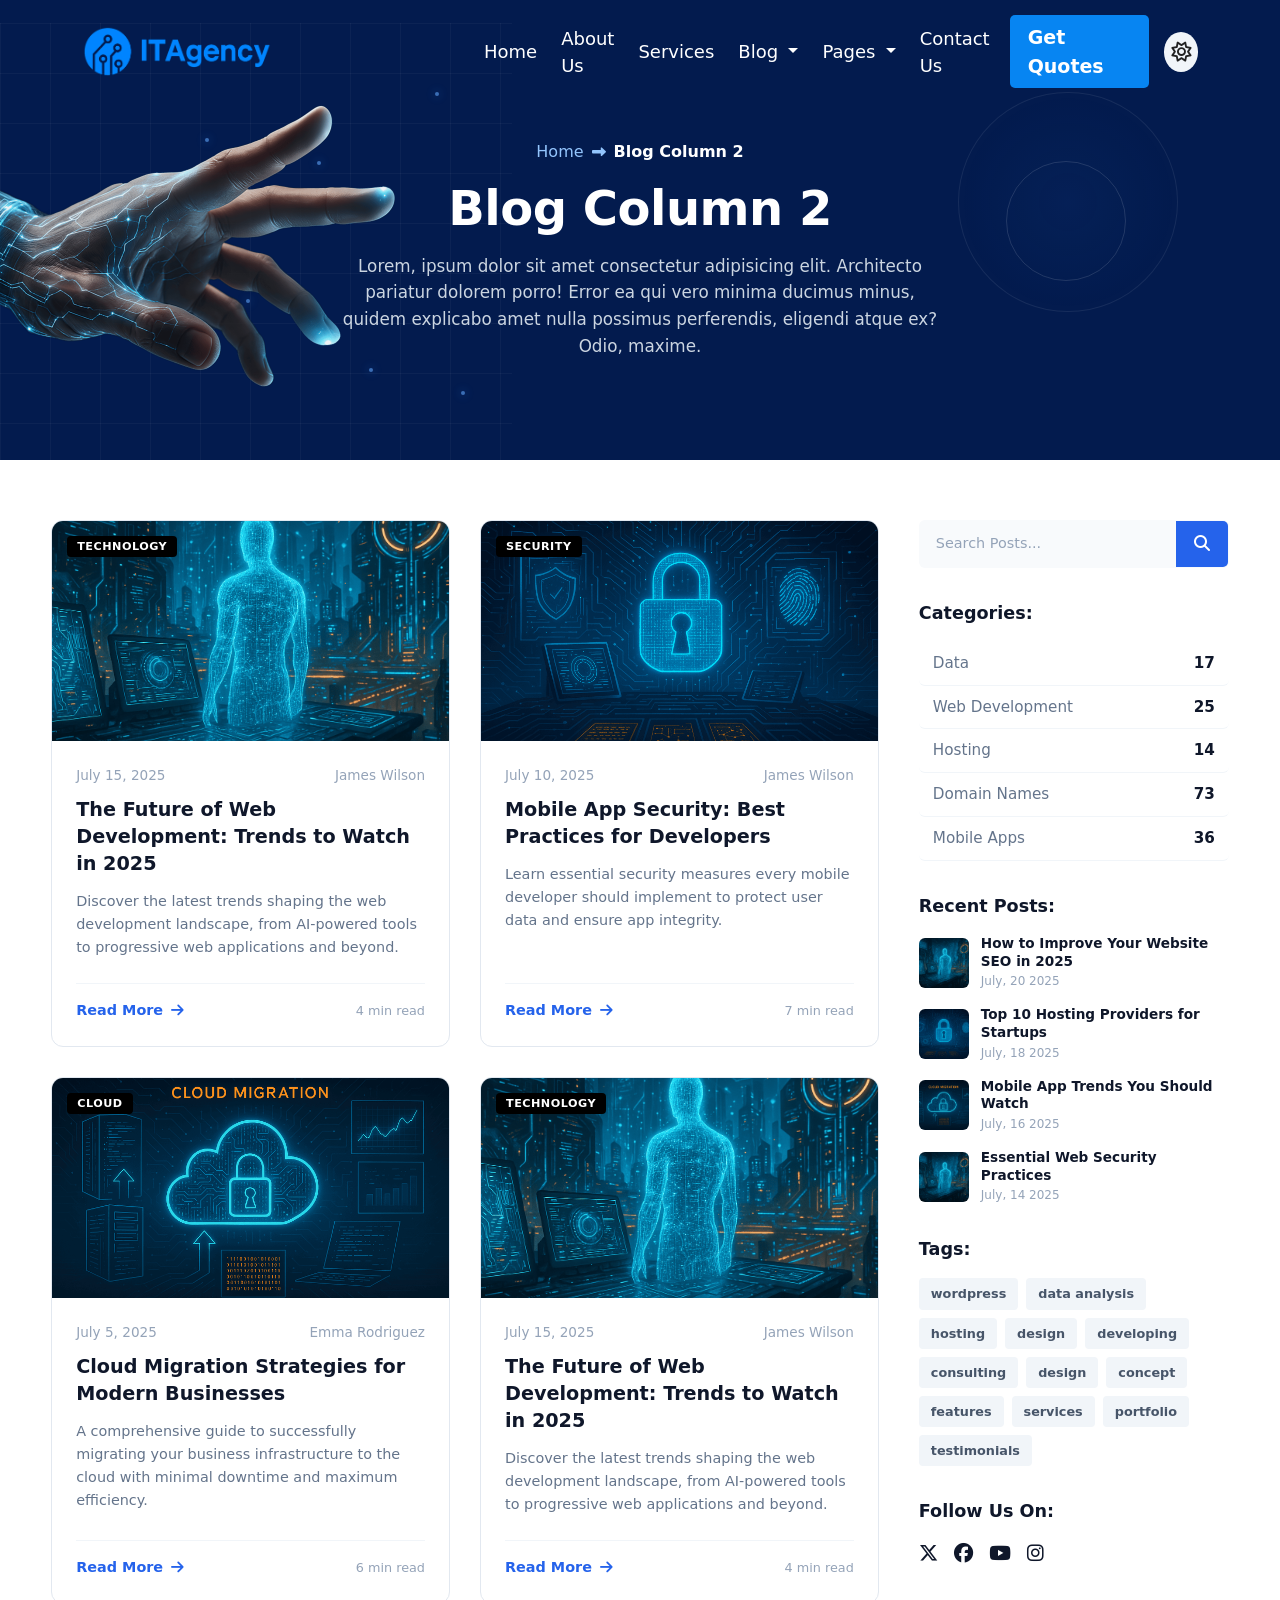
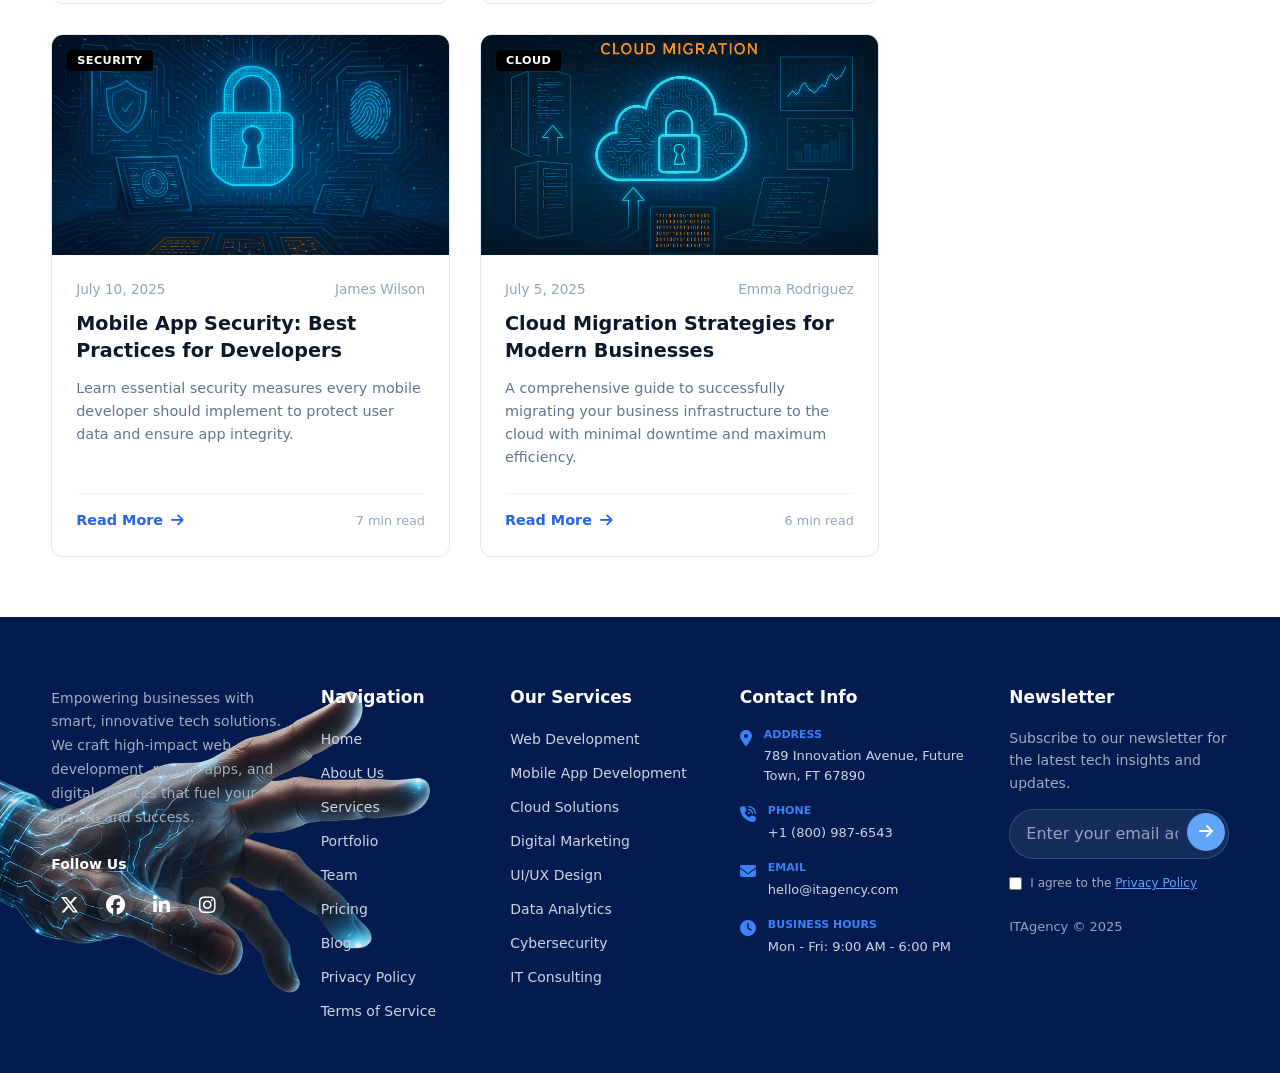
<file: Blog/Blog Column 2/BlogColumn2.html>
<!DOCTYPE html>
<html lang="en">

<head>
    <meta charset="UTF-8">
    <meta name="viewport" content="width=device-width, initial-scale=1.0">
    <link rel="stylesheet" href="style.css">
    <link href="https://cdn.jsdelivr.net/npm/bootstrap@5.3.8/dist/css/bootstrap.min.css" rel="stylesheet"
        integrity="sha384-sRIl4kxILFvY47J16cr9ZwB07vP4J8+LH7qKQnuqkuIAvNWLzeN8tE5YBujZqJLB" crossorigin="anonymous">
    <link rel="stylesheet" href="https://cdnjs.cloudflare.com/ajax/libs/font-awesome/6.5.1/css/all.min.css">
    <title>Blog Column 2</title>
</head>

<body>



    <header class="header" id="header">
        <div class="container">

            <div class="logo">
                <a href="../../index.html">
                    <img src="./final project/logo-transparent-01.png" alt="ITAgency">
                </a>
            </div>

            <nav class="navbar">
                <ul class="nav-menu">

                    <li>
                        <a href="../../index.html">Home</a>
                    </li>

                    <li>
                        <a href="../../about/about.html">About Us</a>
                    </li>

                    <li>
                        <a href="../../services/services.html">Services</a>
                    </li>

                    <li class="dropdown">
                        <a href="#" class="dropdown-toggle">
                            Blog

                        </a>

                        <ul class="dropdown-menu">
                            <li>
                                <a href="../Blog Column 1/BlogColumn1.html">
                                    Blog Column 1
                                </a>
                            </li>

                            <li>
                                <a href="../Blog Column 2/BlogColumn2.html">
                                    Blog Column 2
                                </a>
                            </li>

                            <li>
                                <a href="../Blog Column 3/BlogColumn3.html">
                                    Blog Column 3
                                </a>
                            </li>

                            <li>
                                <a href="#">
                                    Blog Details Pages
                                </a>
                            </li>
                        </ul>
                    </li>

                    <li class="dropdown">
                        <a href="../../Pages/padge.html" class="dropdown-toggle">
                            Pages

                        </a>

                        <ul class="dropdown-menu">
                            <li>
                                <a href="../../Pages/padge.html">
                                    Terms&Conditions
                                </a>
                            </li>
                        </ul>
                    </li>

                    <li>
                        <a href="../../contact/contact.html">
                            Contact Us
                        </a>
                    </li>

                </ul>
            </nav>

            <div class="actions">

                <a href="../../contact/contact.html" class="btn-get-quotes">
                    Get Quotes
                </a>

                <button id="theme-toggle" aria-label="Toggle dark mode">
                    <i class="fa-regular fa-sun"></i>
                </button>

                <button class="menu-toggle" id="menu-toggle" aria-label="Open menu">
                    ☰
                </button>

            </div>

        </div>
    </header>


    <section class="page-header">
        <div class="page-header-bg">

            <img src="./final project/hand-ia-bgremove.png" alt="Hand Element" class="header-hand-bg">

            <!-- Animated particles/dots background -->
            <div class="particles-container">
                <div class="particle"></div>
                <div class="particle"></div>
                <div class="particle"></div>
                <div class="particle"></div>
                <div class="particle"></div>
                <div class="particle"></div>
            </div>

            <!-- Geometric patterns overlay -->
            <div class="geometric-overlay">
                <div class="geometric-shape shape-1"></div>
                <div class="geometric-shape shape-2"></div>
            </div>

            <!-- Digital grid pattern -->
            <div class="digital-grid"></div>
        </div>

        <div class="page-header-content">
            <div class="container text-center">
                <div class="breadcrumb aos-init aos-animate" data-aos="fade-down">
                    <a href="#" class="breadcrumb-link">Home</a>
                    <span class="breadcrumb-separator">
                        <i class="fa-solid fa-right-long"></i>
                    </span>
                    <span class="breadcrumb-current">Blog Column 2</span>
                </div>

                <h1 class="page-title aos-init aos-animate" data-aos="fade-up">Blog Column 2</h1>

                <p class="page-description aos-init aos-animate" data-aos="fade-up">
                    Lorem, ipsum dolor sit amet consectetur adipisicing elit. Architecto pariatur dolorem porro! Error
                    ea qui vero minima ducimus minus, quidem explicabo amet nulla possimus perferendis, eligendi atque
                    ex? Odio, maxime.
                </p>
            </div>
        </div>

        <!-- Floating elements -->
        <div class="floating-elements">
            <div class="floating-circle floating-circle-1"></div>
            <div class="floating-circle floating-circle-2"></div>
        </div>
    </section>




    <main class="blog-section-wrapper">
        <div class="blog-container">
            <div class="blog-layout">

                <!-- Blog Cards Grid (Left Side) -->
                <div class="blog-posts-grid">

                    <!-- Card 1 -->
                    <article class="blog-card">
                        <div class="blog-card-image">
                            <span class="badge">TECHNOLOGY</span>
                            <img src="./final project/post-1.png" alt="Technology">
                        </div>
                        <div class="blog-card-body">
                            <div class="blog-card-meta">
                                <span>July 15, 2025</span>
                                <span>James Wilson</span>
                            </div>
                            <h3 class="blog-card-title">The Future of Web Development: Trends to Watch in 2025</h3>
                            <p class="blog-card-excerpt">Discover the latest trends shaping the web development
                                landscape, from AI-powered tools to progressive web applications and beyond.</p>
                            <div class="blog-card-footer">
                                <a href="#" class="read-more-btn">Read More <i class="fa-solid fa-arrow-right"></i></a>
                                <span class="read-time">4 min read</span>
                            </div>
                        </div>
                    </article>

                    <!-- Card 2 -->
                    <article class="blog-card">
                        <div class="blog-card-image">
                            <span class="badge">SECURITY</span>
                            <img src="./final project/post-2.png" alt="Security">
                        </div>
                        <div class="blog-card-body">
                            <div class="blog-card-meta">
                                <span>July 10, 2025</span>
                                <span>James Wilson</span>
                            </div>
                            <h3 class="blog-card-title">Mobile App Security: Best Practices for Developers</h3>
                            <p class="blog-card-excerpt">Learn essential security measures every mobile developer should
                                implement to protect user data and ensure app integrity.</p>
                            <div class="blog-card-footer">
                                <a href="#" class="read-more-btn">Read More <i class="fa-solid fa-arrow-right"></i></a>
                                <span class="read-time">7 min read</span>
                            </div>
                        </div>
                    </article>

                    <!-- Card 3 -->
                    <article class="blog-card">
                        <div class="blog-card-image">
                            <span class="badge">CLOUD</span>
                            <img src="./final project/post-3.png" alt="Cloud">
                        </div>
                        <div class="blog-card-body">
                            <div class="blog-card-meta">
                                <span>July 5, 2025</span>
                                <span>Emma Rodriguez</span>
                            </div>
                            <h3 class="blog-card-title">Cloud Migration Strategies for Modern Businesses</h3>
                            <p class="blog-card-excerpt">A comprehensive guide to successfully migrating your business
                                infrastructure to the cloud with minimal downtime and maximum efficiency.</p>
                            <div class="blog-card-footer">
                                <a href="#" class="read-more-btn">Read More <i class="fa-solid fa-arrow-right"></i></a>
                                <span class="read-time">6 min read</span>
                            </div>
                        </div>
                    </article>

                    <!-- Card 4 -->
                    <article class="blog-card">
                        <div class="blog-card-image">
                            <span class="badge">TECHNOLOGY</span>
                            <img src="./final project/post-1.png" alt="Technology">
                        </div>
                        <div class="blog-card-body">
                            <div class="blog-card-meta">
                                <span>July 15, 2025</span>
                                <span>James Wilson</span>
                            </div>
                            <h3 class="blog-card-title">The Future of Web Development: Trends to Watch in 2025</h3>
                            <p class="blog-card-excerpt">Discover the latest trends shaping the web development
                                landscape, from AI-powered tools to progressive web applications and beyond.</p>
                            <div class="blog-card-footer">
                                <a href="#" class="read-more-btn">Read More <i class="fa-solid fa-arrow-right"></i></a>
                                <span class="read-time">4 min read</span>
                            </div>
                        </div>
                    </article>

                    <!-- Card 5 -->
                    <article class="blog-card">
                        <div class="blog-card-image">
                            <span class="badge">SECURITY</span>
                            <img src="./final project/post-2.png" alt="Security">
                        </div>
                        <div class="blog-card-body">
                            <div class="blog-card-meta">
                                <span>July 10, 2025</span>
                                <span>James Wilson</span>
                            </div>
                            <h3 class="blog-card-title">Mobile App Security: Best Practices for Developers</h3>
                            <p class="blog-card-excerpt">Learn essential security measures every mobile developer should
                                implement to protect user data and ensure app integrity.</p>
                            <div class="blog-card-footer">
                                <a href="#" class="read-more-btn">Read More <i class="fa-solid fa-arrow-right"></i></a>
                                <span class="read-time">7 min read</span>
                            </div>
                        </div>
                    </article>

                    <!-- Card 6 -->
                    <article class="blog-card">
                        <div class="blog-card-image">
                            <span class="badge">CLOUD</span>
                            <img src="./final project/post-3.png" alt="Cloud">
                        </div>
                        <div class="blog-card-body">
                            <div class="blog-card-meta">
                                <span>July 5, 2025</span>
                                <span>Emma Rodriguez</span>
                            </div>
                            <h3 class="blog-card-title">Cloud Migration Strategies for Modern Businesses</h3>
                            <p class="blog-card-excerpt">A comprehensive guide to successfully migrating your business
                                infrastructure to the cloud with minimal downtime and maximum efficiency.</p>
                            <div class="blog-card-footer">
                                <a href="#" class="read-more-btn">Read More <i class="fa-solid fa-arrow-right"></i></a>
                                <span class="read-time">6 min read</span>
                            </div>
                        </div>
                    </article>

                </div>

                <!-- Sidebar (Right Side) -->
                <aside class="blog-sidebar">

                    <!-- Search Box -->
                    <div class="widget search-widget">
                        <input type="text" placeholder="Search Posts...">
                        <button type="button"><i class="fa-solid fa-magnifying-glass"></i></button>
                    </div>

                    <!-- Categories Widget -->
                    <div class="widget categories-widget">
                        <h4 class="widget-title">Categories:</h4>
                        <ul>
                            <li><a href="#"><span>Data</span> <strong>17</strong></a></li>
                            <li><a href="#"><span>Web Development</span> <strong>25</strong></a></li>
                            <li><a href="#"><span>Hosting</span> <strong>14</strong></a></li>
                            <li><a href="#"><span>Domain Names</span> <strong>73</strong></a></li>
                            <li><a href="#"><span>Mobile Apps</span> <strong>36</strong></a></li>
                        </ul>
                    </div>

                    <!-- Recent Posts Widget -->
                    <div class="widget recent-posts-widget">
                        <h4 class="widget-title">Recent Posts:</h4>
                        <ul>
                            <li>
                                <img src="./final project/post-1.png" alt="Thumb">
                                <div>
                                    <a href="#">How to Improve Your Website SEO in 2025</a>
                                    <span class="post-date">July, 20 2025</span>
                                </div>
                            </li>
                            <li>
                                <img src="./final project/post-2.png" alt="Thumb">
                                <div>
                                    <a href="#">Top 10 Hosting Providers for Startups</a>
                                    <span class="post-date">July, 18 2025</span>
                                </div>
                            </li>
                            <li>
                                <img src="./final project/post-3.png" alt="Thumb">
                                <div>
                                    <a href="#">Mobile App Trends You Should Watch</a>
                                    <span class="post-date">July, 16 2025</span>
                                </div>
                            </li>
                            <li>
                                <img src="./final project/post-1.png" alt="Thumb">
                                <div>
                                    <a href="#">Essential Web Security Practices</a>
                                    <span class="post-date">July, 14 2025</span>
                                </div>
                            </li>
                        </ul>
                    </div>

                    <!-- Tags Widget -->
                    <div class="widget tags-widget">
                        <h4 class="widget-title">Tags:</h4>
                        <div class="tags-cloud">
                            <a href="#">wordpress</a>
                            <a href="#">data analysis</a>
                            <a href="#">hosting</a>
                            <a href="#">design</a>
                            <a href="#">developing</a>
                            <a href="#">consulting</a>
                            <a href="#">design</a>
                            <a href="#">concept</a>
                            <a href="#">features</a>
                            <a href="#">services</a>
                            <a href="#">portfolio</a>
                            <a href="#">testimonials</a>
                        </div>
                    </div>

                    <!-- Social Widget -->
                    <div class="widget social-widget">
                        <h4 class="widget-title">Follow Us On:</h4>
                        <div class="social-links">
                            <a href="#" aria-label="X"><i class="fa-brands fa-x-twitter"></i></a>
                            <a href="#" aria-label="Facebook"><i class="fa-brands fa-facebook"></i></a>
                            <a href="#" aria-label="YouTube"><i class="fa-brands fa-youtube"></i></a>
                            <a href="#" aria-label="Instagram"><i class="fa-brands fa-instagram"></i></a>
                        </div>
                    </div>

                </aside>

            </div>
        </div>
    </main>


    <footer class="footer">

        <img src="./final project/hand-ia-bgremove.png" alt="Hand Background" class="footer-hand-bg">

        <div class="footer-main">

            <div class="footer-container">

                <div class="footer-content">

                    <!-- About -->
                    <div class="footer-section">

                        <p class="footer-description">
                            Empowering businesses with smart,
                            innovative tech solutions. We craft
                            high-impact web development, mobile apps,
                            and digital services that fuel your growth
                            and success.
                        </p>

                        <span class="social-label">
                            Follow Us
                        </span>

                        <div class="social-links">

                            <a href="#" class="social-link">
                                <i class="fa-brands fa-x-twitter"></i>
                            </a>

                            <a href="#" class="social-link">
                                <i class="fa-brands fa-facebook"></i>
                            </a>

                            <a href="#" class="social-link">
                                <i class="fa-brands fa-linkedin-in"></i>
                            </a>

                            <a href="#" class="social-link">
                                <i class="fa-brands fa-instagram"></i>
                            </a>

                        </div>

                    </div>


                    <!-- Navigation -->
                    <div class="footer-section">

                        <h4 class="footer-title">
                            Navigation
                        </h4>

                        <ul class="footer-menu">

                            <li><a href="#">Home</a></li>
                            <li><a href="#">About Us</a></li>
                            <li><a href="#">Services</a></li>
                            <li><a href="#">Portfolio</a></li>
                            <li><a href="#">Team</a></li>
                            <li><a href="#">Pricing</a></li>
                            <li><a href="#">Blog</a></li>
                            <li><a href="#">Privacy Policy</a></li>
                            <li><a href="#">Terms of Service</a></li>

                        </ul>

                    </div>


                    <!-- Services -->
                    <div class="footer-section">

                        <h4 class="footer-title">
                            Our Services
                        </h4>

                        <ul class="footer-menu">

                            <li><a href="#">Web Development</a></li>
                            <li><a href="#">Mobile App Development</a></li>
                            <li><a href="#">Cloud Solutions</a></li>
                            <li><a href="#">Digital Marketing</a></li>
                            <li><a href="#">UI/UX Design</a></li>
                            <li><a href="#">Data Analytics</a></li>
                            <li><a href="#">Cybersecurity</a></li>
                            <li><a href="#">IT Consulting</a></li>

                        </ul>

                    </div>


                    <!-- Contact -->
                    <div class="footer-section">

                        <h4 class="footer-title">
                            Contact Info
                        </h4>

                        <div class="footer-contact-info">

                            <div class="contact-item">
                                <i class="fa-solid fa-location-dot"></i>

                                <div>
                                    <span class="contact-label">
                                        Address
                                    </span>

                                    <span class="contact-value">
                                        789 Innovation Avenue,
                                        Future Town, FT 67890
                                    </span>
                                </div>
                            </div>

                            <div class="contact-item">
                                <i class="fa-solid fa-phone-volume"></i>

                                <div>
                                    <span class="contact-label">
                                        Phone
                                    </span>

                                    <span class="contact-value">
                                        +1 (800) 987-6543
                                    </span>
                                </div>
                            </div>

                            <div class="contact-item">
                                <i class="fa-solid fa-envelope"></i>

                                <div>
                                    <span class="contact-label">
                                        Email
                                    </span>

                                    <span class="contact-value">
                                        hello@itagency.com
                                    </span>
                                </div>
                            </div>

                            <div class="contact-item">
                                <i class="fa-solid fa-clock"></i>

                                <div>
                                    <span class="contact-label">
                                        Business Hours
                                    </span>

                                    <span class="contact-value">
                                        Mon - Fri: 9:00 AM - 6:00 PM
                                    </span>
                                </div>
                            </div>

                        </div>

                    </div>


                    <!-- Newsletter -->
                    <div class="footer-section">

                        <h4 class="footer-title">
                            Newsletter
                        </h4>

                        <p class="newsletter-description">
                            Subscribe to our newsletter for the latest
                            tech insights and updates.
                        </p>

                        <form class="newsletter-form">

                            <div class="newsletter-input-group">

                                <input type="email" class="newsletter-input" placeholder="Enter your email address"
                                    required>

                                <button type="submit" class="newsletter-btn">

                                    <i class="fa-solid fa-arrow-right"></i>

                                </button>

                            </div>

                            <label class="newsletter-checkbox">

                                <input type="checkbox">

                                <span>
                                    I agree to the
                                    <a href="#">
                                        Privacy Policy
                                    </a>
                                </span>

                            </label>

                        </form>

                        <div class="footer-copyright">
                            <p>ITAgency © 2025</p>
                        </div>

                    </div>

                </div>

            </div>

        </div>

    </footer>









    <script src="https://cdn.jsdelivr.net/npm/bootstrap@5.3.8/dist/js/bootstrap.bundle.min.js"
        integrity="sha384-FKyoEForCGlyvwx9Hj09JcYn3nv7wiPVlz7YYwJrWVcXK/BmnVDxM+D2scQbITxI"
        crossorigin="anonymous"></script>
    <script src="custom.js"></script>
</body>

</html>
</file>
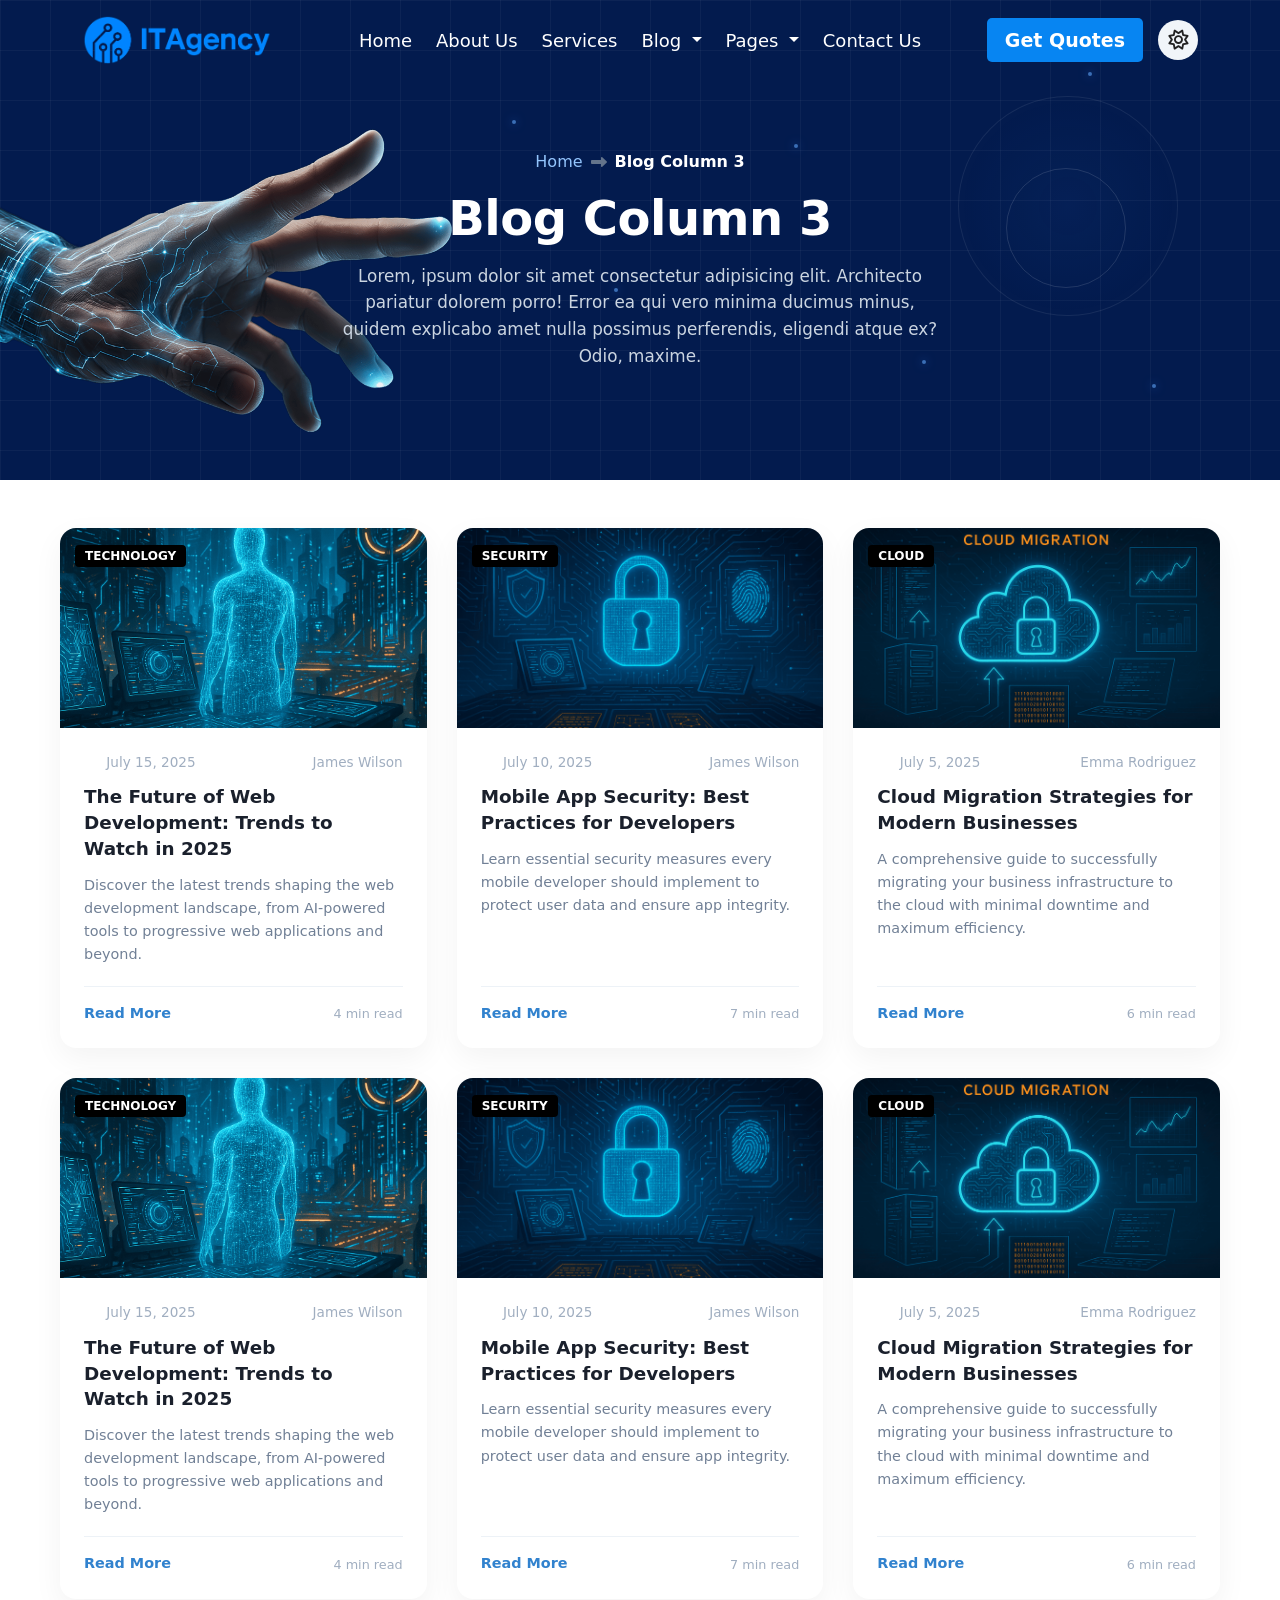
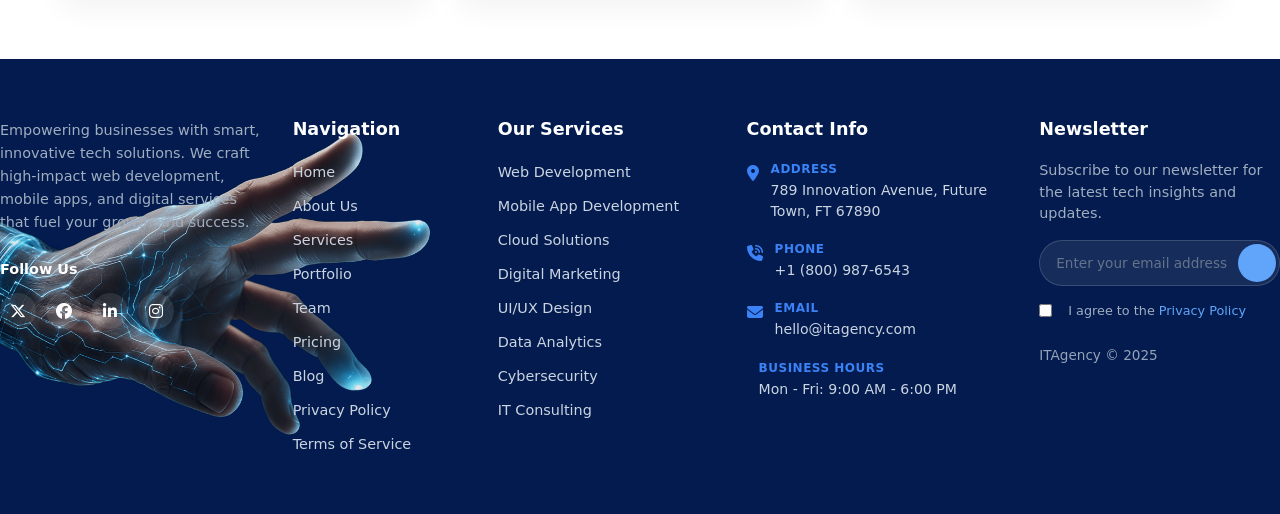
<file: Blog/Blog Column 3/BlogColumn3.html>
<!DOCTYPE html>
<html lang="en">

<head>
    <meta charset="UTF-8">
    <meta name="viewport" content="width=device-width, initial-scale=1.0">
    <link rel="stylesheet" href="style.css">
    <link href="https://cdn.jsdelivr.net/npm/bootstrap@5.3.8/dist/css/bootstrap.min.css" rel="stylesheet"
        integrity="sha384-sRIl4kxILFvY47J16cr9ZwB07vP4J8+LH7qKQnuqkuIAvNWLzeN8tE5YBujZqJLB" crossorigin="anonymous">
    <link rel="stylesheet" href="https://cdnjs.cloudflare.com/ajax/libs/font-awesome/6.5.1/css/all.min.css">
    <title>Blog Column 3</title>
</head>

<body>



    <header class="header" id="header">
        <div class="container">

            <div class="logo">
                <a href="../../index.html">
                    <img src="./final project/logo-transparent-01.png" alt="ITAgency">
                </a>
            </div>

            <nav class="navbar">
                <ul class="nav-menu">

                    <li>
                        <a href="../../index.html">Home</a>
                    </li>

                    <li>
                        <a href="../../about/about.html">About Us</a>
                    </li>

                    <li>
                        <a href="../../services/servers.html">Services</a>
                    </li>

                    <li class="dropdown">
                        <a href="#" class="dropdown-toggle">
                            Blog

                        </a>

                        <ul class="dropdown-menu">
                            <li>
                                <a href="../Blog Column 1/BlogColumn1.html">
                                    Blog Column 1
                                </a>
                            </li>

                            <li>
                                <a href="../Blog Column 2/BlogColumn2.html">
                                    Blog Column 2
                                </a>
                            </li>

                            <li>
                                <a href="../Blog Column 3/BlogColumn3.html">
                                    Blog Column 3
                                </a>
                            </li>

                            <li>
                                <a href="#">
                                    Blog Details Pages
                                </a>
                            </li>
                        </ul>
                    </li>

                    <li class="dropdown">
                        <a href="../../Pages/padge.html" class="dropdown-toggle">
                            Pages

                        </a>

                        <ul class="dropdown-menu">
                            <li>
                                <a href="../../pages/team.html">
                                    Terms&Conditions
                                </a>
                            </li>
                        </ul>
                    </li>

                    <li>
                        <a href="../../contact/contact.html">
                            Contact Us
                        </a>
                    </li>

                </ul>
            </nav>

            <div class="actions">

                <a href="../../contact/contact.html" class="btn-get-quotes">
                    Get Quotes
                </a>

                <button id="theme-toggle" aria-label="Toggle dark mode">
                    <i class="fa-regular fa-sun"></i>
                </button>

                <button class="menu-toggle" id="menu-toggle" aria-label="Open menu">
                    ☰
                </button>

            </div>

        </div>
    </header>













    <section class="page-header">
        <div class="page-header-bg">

            <img src="./final project/hand-ia-bgremove.png" alt="Hand Element" class="header-hand-bg">

            <!-- Animated particles/dots background -->
            <div class="particles-container">
                <div class="particle"></div>
                <div class="particle"></div>
                <div class="particle"></div>
                <div class="particle"></div>
                <div class="particle"></div>
                <div class="particle"></div>
            </div>

            <!-- Geometric patterns overlay -->
            <div class="geometric-overlay">
                <div class="geometric-shape shape-1"></div>
                <div class="geometric-shape shape-2"></div>
            </div>

            <!-- Digital grid pattern -->
            <div class="digital-grid"></div>
        </div>

        <div class="page-header-content">
            <div class="page-header-inner">

                <div class="breadcrumb aos-init aos-animate" data-aos="fade-down">
                    <a href="#" class="breadcrumb-link">Home</a>
                    <span class="breadcrumb-separator">
                        <i class="fa-solid fa-right-long"></i>
                    </span>
                    <span class="breadcrumb-current">Blog Column 3</span>
                </div>

                <h1 class="page-title aos-init aos-animate" data-aos="fade-up">
                    Blog Column 3
                </h1>

                <p class="page-description aos-init aos-animate" data-aos="fade-up">
                    Lorem, ipsum dolor sit amet consectetur adipisicing elit. Architecto pariatur dolorem porro! Error
                    ea qui vero minima ducimus minus, quidem explicabo amet nulla possimus perferendis, eligendi atque
                    ex? Odio, maxime.
                </p>

            </div>
        </div>

        <!-- Floating elements -->
        <div class="floating-elements">
            <div class="floating-circle floating-circle-1"></div>
            <div class="floating-circle floating-circle-2"></div>
        </div>
    </section>













    <div class="main d-flex-center pt-5 pb-8">
        <div class="container main-content pt-7">
            <!-- Blog section -->
            <div class="blog no-blog-sidebar">
                <div class="blog-grid blog-grid-col3">
                    <!-- Blog Post 1 -->
                    <article class="blog-card aos-init aos-animate" data-aos="fade-up" data-aos-delay="0">
                        <div class="blog-image">
                            <img class="image" src="./final project/post-1.png" alt="The Future of Web Development">
                            <div class="blog-category">
                                <span class="category-tag">Technology</span>
                            </div>
                        </div>
                        <div class="blog-content">
                            <div class="blog-meta">
                                <div class="blog-date">
                                    <svg>
                                        <use xlink:href="#calendar"></use>
                                    </svg>
                                    <span>July 15, 2025</span>
                                </div>
                                <div class="blog-author">
                                    <svg>
                                        <use xlink:href="#user"></use>
                                    </svg>
                                    <span>James Wilson</span>
                                </div>
                            </div>
                            <h3 class="blog-title">The Future of Web Development: Trends to Watch in 2025</h3>
                            <p class="blog-excerpt">
                                Discover the latest trends shaping the web development landscape,
                                from AI-powered tools to progressive web applications and beyond.
                            </p>
                            <div class="blog-footer">
                                <a href="#" class="read-more">
                                    Read More
                                    <svg>
                                        <use xlink:href="#arrow-right"></use>
                                    </svg>
                                </a>
                                <div class="blog-stats">
                                    <span class="reading-time">
                                        <svg>
                                            <use xlink:href="#clock"></use>
                                        </svg>
                                        4 min read
                                    </span>
                                </div>
                            </div>
                        </div>
                        <a class="overlay-link" href="#"></a>
                    </article>

                    <!-- Blog Post 2 -->
                    <article class="blog-card aos-init aos-animate" data-aos="fade-up" data-aos-delay="100">
                        <div class="blog-image">
                            <img class="image" src="./final project/post-2.png"
                                alt="Mobile App Security Best Practices">
                            <div class="blog-category">
                                <span class="category-tag">Security</span>
                            </div>
                        </div>
                        <div class="blog-content">
                            <div class="blog-meta">
                                <div class="blog-date">
                                    <svg>
                                        <use xlink:href="#calendar"></use>
                                    </svg>
                                    <span>July 10, 2025</span>
                                </div>
                                <div class="blog-author">
                                    <svg>
                                        <use xlink:href="#user"></use>
                                    </svg>
                                    <span>James Wilson</span>
                                </div>
                            </div>
                            <h3 class="blog-title">Mobile App Security: Best Practices for Developers</h3>
                            <p class="blog-excerpt">
                                Learn essential security measures every mobile developer should implement
                                to protect user data and ensure app integrity.
                            </p>
                            <div class="blog-footer">
                                <a href="#" class="read-more">
                                    Read More
                                    <svg>
                                        <use xlink:href="#arrow-right"></use>
                                    </svg>
                                </a>
                                <div class="blog-stats">
                                    <span class="reading-time">
                                        <svg>
                                            <use xlink:href="#clock"></use>
                                        </svg>
                                        7 min read
                                    </span>
                                </div>
                            </div>
                        </div>
                        <a class="overlay-link" href="#"></a>
                    </article>

                    <!-- Blog Post 3 -->
                    <article class="blog-card aos-init" data-aos="fade-up" data-aos-delay="200">
                        <div class="blog-image">
                            <img class="image" src="./final project/post-3.png" alt="Cloud Migration Strategies">
                            <div class="blog-category">
                                <span class="category-tag">Cloud</span>
                            </div>
                        </div>
                        <div class="blog-content">
                            <div class="blog-meta">
                                <div class="blog-date">
                                    <svg>
                                        <use xlink:href="#calendar"></use>
                                    </svg>
                                    <span>July 5, 2025</span>
                                </div>
                                <div class="blog-author">
                                    <svg>
                                        <use xlink:href="#user"></use>
                                    </svg>
                                    <span>Emma Rodriguez</span>
                                </div>
                            </div>
                            <h3 class="blog-title">Cloud Migration Strategies for Modern Businesses</h3>
                            <p class="blog-excerpt">
                                A comprehensive guide to successfully migrating your business infrastructure
                                to the cloud with minimal downtime and maximum efficiency.
                            </p>
                            <div class="blog-footer">
                                <a href="#" class="read-more">
                                    Read More
                                    <svg>
                                        <use xlink:href="#arrow-right"></use>
                                    </svg>
                                </a>
                                <div class="blog-stats">
                                    <span class="reading-time">
                                        <svg>
                                            <use xlink:href="#clock"></use>
                                        </svg>
                                        6 min read
                                    </span>
                                </div>
                            </div>
                        </div>
                        <a class="overlay-link" href="#"></a>
                    </article>

                    <!-- Blog Post 1 -->
                    <article class="blog-card aos-init" data-aos="fade-up" data-aos-delay="0">
                        <div class="blog-image">
                            <img class="image" src="./final project/post-1.png" alt="The Future of Web Development">
                            <div class="blog-category">
                                <span class="category-tag">Technology</span>
                            </div>
                        </div>
                        <div class="blog-content">
                            <div class="blog-meta">
                                <div class="blog-date">
                                    <svg>
                                        <use xlink:href="#calendar"></use>
                                    </svg>
                                    <span>July 15, 2025</span>
                                </div>
                                <div class="blog-author">
                                    <svg>
                                        <use xlink:href="#user"></use>
                                    </svg>
                                    <span>James Wilson</span>
                                </div>
                            </div>
                            <h3 class="blog-title">The Future of Web Development: Trends to Watch in 2025</h3>
                            <p class="blog-excerpt">
                                Discover the latest trends shaping the web development landscape,
                                from AI-powered tools to progressive web applications and beyond.
                            </p>
                            <div class="blog-footer">
                                <a href="#" class="read-more">
                                    Read More
                                    <svg>
                                        <use xlink:href="#arrow-right"></use>
                                    </svg>
                                </a>
                                <div class="blog-stats">
                                    <span class="reading-time">
                                        <svg>
                                            <use xlink:href="#clock"></use>
                                        </svg>
                                        4 min read
                                    </span>
                                </div>
                            </div>
                        </div>
                        <a class="overlay-link" href="#"></a>
                    </article>

                    <!-- Blog Post 2 -->
                    <article class="blog-card aos-init" data-aos="fade-up" data-aos-delay="100">
                        <div class="blog-image">
                            <img class="image" src="./final project/post-2.png"
                                alt="Mobile App Security Best Practices">
                            <div class="blog-category">
                                <span class="category-tag">Security</span>
                            </div>
                        </div>
                        <div class="blog-content">
                            <div class="blog-meta">
                                <div class="blog-date">
                                    <svg>
                                        <use xlink:href="#calendar"></use>
                                    </svg>
                                    <span>July 10, 2025</span>
                                </div>
                                <div class="blog-author">
                                    <svg>
                                        <use xlink:href="#user"></use>
                                    </svg>
                                    <span>James Wilson</span>
                                </div>
                            </div>
                            <h3 class="blog-title">Mobile App Security: Best Practices for Developers</h3>
                            <p class="blog-excerpt">
                                Learn essential security measures every mobile developer should implement
                                to protect user data and ensure app integrity.
                            </p>
                            <div class="blog-footer">
                                <a href="#" class="read-more">
                                    Read More
                                    <svg>
                                        <use xlink:href="#arrow-right"></use>
                                    </svg>
                                </a>
                                <div class="blog-stats">
                                    <span class="reading-time">
                                        <svg>
                                            <use xlink:href="#clock"></use>
                                        </svg>
                                        7 min read
                                    </span>
                                </div>
                            </div>
                        </div>
                        <a class="overlay-link" href="#"></a>
                    </article>

                    <!-- Blog Post 3 -->
                    <article class="blog-card aos-init" data-aos="fade-up" data-aos-delay="200">
                        <div class="blog-image">
                            <img class="image" src="./final project/post-3.png" alt="Cloud Migration Strategies">
                            <div class="blog-category">
                                <span class="category-tag">Cloud</span>
                            </div>
                        </div>
                        <div class="blog-content">
                            <div class="blog-meta">
                                <div class="blog-date">
                                    <svg>
                                        <use xlink:href="#calendar"></use>
                                    </svg>
                                    <span>July 5, 2025</span>
                                </div>
                                <div class="blog-author">
                                    <svg>
                                        <use xlink:href="#user"></use>
                                    </svg>
                                    <span>Emma Rodriguez</span>
                                </div>
                            </div>
                            <h3 class="blog-title">Cloud Migration Strategies for Modern Businesses</h3>
                            <p class="blog-excerpt">
                                A comprehensive guide to successfully migrating your business infrastructure
                                to the cloud with minimal downtime and maximum efficiency.
                            </p>
                            <div class="blog-footer">
                                <a href="#" class="read-more">
                                    Read More
                                    <svg>
                                        <use xlink:href="#arrow-right"></use>
                                    </svg>
                                </a>
                                <div class="blog-stats">
                                    <span class="reading-time">
                                        <svg>
                                            <use xlink:href="#clock"></use>
                                        </svg>
                                        6 min read
                                    </span>
                                </div>
                            </div>
                        </div>
                        <a class="overlay-link" href="#"></a>
                    </article>
                </div>
            </div>
        </div>
    </div>


    <footer class="footer pb-5">
        <img src="./final project/hand-ia-bgremove.png" alt="Hand Background" class="footer-hand-bg">
        <div class="footer-main">
            <div class="footer-container">
                <div class="footer-content">
                    <!-- Company Info -->
                    <div class="footer-section footer-about aos-init aos-animate" data-aos="fade-up"
                        data-aos-delay="100">
                        <p class="footer-description">
                            Empowering businesses with smart, innovative tech solutions.
                            We craft high-impact web development, mobile apps, and digital
                            services that fuel your growth and success.
                        </p>

                        <div class="footer-social">
                            <span class="social-label">Follow Us</span>
                            <div class="social-links">
                                <a href="#" class="social-link icon-transition aos-init aos-animate" data-aos="zoom-in"
                                    data-aos-delay="200">
                                    <i class="fa-brands fa-x-twitter"></i>
                                </a>
                                <a href="#" class="social-link icon-transition aos-init aos-animate" data-aos="zoom-in"
                                    data-aos-delay="250">
                                    <i class="fa-brands fa-facebook"></i>
                                </a>
                                <a href="#" class="social-link icon-transition aos-init aos-animate" data-aos="zoom-in"
                                    data-aos-delay="300">
                                    <i class="fa-brands fa-linkedin-in"></i>
                                </a>
                                <a href="#" class="social-link icon-transition aos-init aos-animate" data-aos="zoom-in"
                                    data-aos-delay="350">
                                    <i class="fa-brands fa-instagram"></i>
                                </a>
                            </div>
                        </div>
                    </div>

                    <!-- Navigation Links -->
                    <div class="footer-section footer-links aos-init aos-animate" data-aos="fade-up"
                        data-aos-delay="200">
                        <h4 class="footer-title">Navigation</h4>
                        <ul class="footer-menu">
                            <li><a href="#" class="footer-link">Home</a></li>
                            <li><a href="#" class="footer-link">About Us</a></li>
                            <li><a href="#" class="footer-link">Services</a></li>
                            <li><a href="#" class="footer-link">Portfolio</a></li>
                            <li><a href="#" class="footer-link">Team</a></li>
                            <li><a href="#" class="footer-link">Pricing</a></li>
                            <li><a href="#" class="footer-link">Blog</a></li>
                            <li><a href="#" class="footer-link">Privacy Policy</a></li>
                            <li><a href="#" class="footer-link">Terms of Service</a></li>
                        </ul>
                    </div>

                    <!-- Services -->
                    <div class="footer-section footer-services aos-init aos-animate" data-aos="fade-up"
                        data-aos-delay="300">
                        <h4 class="footer-title">Our Services</h4>
                        <ul class="footer-menu">
                            <li><a href="#" class="footer-link">Web Development</a></li>
                            <li><a href="#" class="footer-link">Mobile App Development</a></li>
                            <li><a href="#" class="footer-link">Cloud Solutions</a></li>
                            <li><a href="#" class="footer-link">Digital Marketing</a></li>
                            <li><a href="#" class="footer-link">UI/UX Design</a></li>
                            <li><a href="#" class="footer-link">Data Analytics</a></li>
                            <li><a href="#" class="footer-link">Cybersecurity</a></li>
                            <li><a href="#" class="footer-link">IT Consulting</a></li>
                        </ul>
                    </div>

                    <!-- Contact Info -->
                    <div class="footer-section footer-contact aos-init aos-animate" data-aos="fade-up"
                        data-aos-delay="400">
                        <h4 class="footer-title">Contact Info</h4>
                        <div class="footer-contact-info">
                            <div class="contact-item">
                                <div class="contact-icon">
                                    <i class="fa-solid fa-location-dot"></i>
                                </div>
                                <div class="contact-text">
                                    <span class="contact-label">Address</span>
                                    <span class="contact-value">789 Innovation Avenue, Future Town, FT 67890</span>
                                </div>
                            </div>

                            <div class="contact-item">
                                <div class="contact-icon">
                                    <i class="fa-solid fa-phone-volume"></i>
                                </div>
                                <div class="contact-text">
                                    <span class="contact-label">Phone</span>
                                    <span class="contact-value">+1 (800) 987-6543</span>
                                </div>
                            </div>

                            <div class="contact-item">
                                <div class="contact-icon">
                                    <i class="fa-solid fa-envelope"></i>
                                </div>
                                <div class="contact-text">
                                    <span class="contact-label">Email</span>
                                    <span class="contact-value">hello@itagency.com</span>
                                </div>
                            </div>

                            <div class="contact-item">
                                <div class="contact-icon">
                                    <i class="fa-solid fa-alarm-clock"></i>
                                </div>
                                <div class="contact-text">
                                    <span class="contact-label">Business Hours</span>
                                    <span class="contact-value">Mon - Fri: 9:00 AM - 6:00 PM</span>
                                </div>
                            </div>
                        </div>
                    </div>

                    <!-- Newsletter -->
                    <div class="footer-section footer-newsletter aos-init aos-animate" data-aos="fade-up"
                        data-aos-delay="500">
                        <h4 class="footer-title">Newsletter</h4>
                        <p class="newsletter-description">
                            Subscribe to our newsletter for the latest tech insights and updates.
                        </p>
                        <form class="newsletter-form" id="newsletterForm">
                            <div class="newsletter-input-group">
                                <input type="email" class="newsletter-input" placeholder="Enter your email address"
                                    required="">
                                <button type="submit" class="newsletter-btn">
                                    <svg>
                                        <use xlink:href="#arrow-right"></use>
                                    </svg>
                                </button>
                            </div>
                            <label class="newsletter-checkbox">
                                <input name="newsletter-agreement" type="checkbox">
                                <span class="checkmark"></span>
                                <span class="checkbox-text">I agree to the <a href="pages/privacy-policy.html">Privacy
                                        Policy</a></span>
                            </label>
                        </form>

                        <!-- Copyright -->
                        <div class="footer-copyright aos-init" data-aos="fade-up" data-aos-delay="500">
                            <p>ITAgency © 2025</p>
                        </div>
                    </div>
                </div>
            </div>
        </div>
    </footer>


    <script src="https://cdn.jsdelivr.net/npm/bootstrap@5.3.8/dist/js/bootstrap.bundle.min.js"
        integrity="sha384-FKyoEForCGlyvwx9Hj09JcYn3nv7wiPVlz7YYwJrWVcXK/BmnVDxM+D2scQbITxI"
        crossorigin="anonymous"></script>
    <script src="custom.js"></script>
</body>

</html>
</file>
<file: assits/css/style.css>
* {
    margin: 0;
    padding: 0;
    box-sizing: border-box;
}

  
body {

    font-family: Arial, sans-serif;

    transition:
        background-color 0.3s ease,
        color 0.3s ease;

}


/*
   HEADER
*/

.header {

    width: 100%;

    padding: 15px 0;

    position: fixed;

    top: 0;
    left: 0;

    z-index: 1000;

    background-color: transparent;

    transition: 0.3s ease;

}


/* Header after scroll */

.header.scrolled {

    background-color: white;

    box-shadow:
        0 2px 10px rgba(0, 0, 0, 0.08);

}


/* Header links after scroll */

.header.scrolled .nav-menu a {

    color: #222;

}


.header.scrolled .nav-menu a:hover {

    color: #0785f2;

}


/* Dropdown after scroll */

.header.scrolled .dropdown-menu {

    background-color: white;

}


.header.scrolled .dropdown-menu li a {

    color: #222;

}


.header.scrolled .dropdown-menu li a:hover {

    color: #0785f2;

    background-color: #f5f5f5;

}


/* 
   DARK MODE HEADER
 */

body.dark {

    background-color: #111827;

    color: white;

}


body.dark .header {

    background-color: #111827;

}


body.dark .nav-menu a {

    color: white;

}


/* Dark + Scroll */

body.dark .header.scrolled {

    background-color: #111827;

}


body.dark .header.scrolled .nav-menu a {

    color: white;

}


body.dark .header.scrolled .nav-menu a:hover {

    color: #0785f2;

}


/* Dark dropdown */

body.dark .dropdown-menu {

    background-color: #1f2937;

}


body.dark .dropdown-menu li a {

    color: white;

}


body.dark .dropdown-menu li a:hover {

    background-color: #374151;

    color: #0785f2;

}


/* 
   CONTAINER
 */

.container {

    width: 90%;

    max-width: 1450px;

    margin: auto;

    display: flex;

    align-items: center;

    justify-content: space-between;

}


/* 
   LOGO
*/

.logo img {

    width: 200px;

    height: auto;

    display: block;

}


/*
   NAVBAR
 */

.navbar {

    flex: 1;

    display: flex;

    justify-content: center;

}


.nav-menu {

    display: flex;

    align-items: center;

    list-style: none;

    gap: 24px;

}


.nav-menu a {

    text-decoration: none;

    color: white;

    font-size: 18px;

    transition: 0.3s ease;

}


.nav-menu > li > a:hover {

    color: #0785f2;

    text-decoration: underline;

    text-underline-offset: 5px;

}


/*
   ACTIONS
 */

.actions {

    display: flex;

    align-items: center;

    gap: 15px;

    flex-shrink: 0;

}


/* 
   GET QUOTES HEADER
 */

.btn-get-quotes {

    text-decoration: none;

    color: white;

    background-color: #0785f2;

    padding: 11px 22px;

    border-radius: 5px;

    font-size: 18px;

    font-weight: 600;

    transition: 0.3s;

}


.btn-get-quotes:hover {

    background:none;
    border: 1px solid white;
    transition: 0.3s;


}

.header.scrolled .btn-get-quotes:hover{
    background-color: #0b2464;
     transition: 0.3s;

}



/* 
   THEME BUTTON
 */

#theme-toggle {

    width: 40px;
    height: 40px;

    border: none;

    border-radius: 50%;

    background-color: #f1f5f9;

    color: #222;

    font-size: 20px;

    cursor: pointer;

    display: flex;

    align-items: center;

    justify-content: center;

    transition: 0.3s;

}


#theme-toggle:hover {

    background-color: #0785f2; 

       color: white;
    border: 1px solid #0785f2 ;
     transition: 0.3s;

}


body.dark #theme-toggle {

    background-color: #374151;

    color: white;

}


body.dark #theme-toggle:hover {

    background-color: #222;

}


/*
   DROPDOWN
 */

.dropdown {

    position: relative;

}


.dropdown > .dropdown-toggle:hover {

    color: #0785f2;

}


.dropdown-menu {

    position: absolute;

    top: 100%;

    left: 0;

    width: 200px;

    padding: 10px 0;

    margin: 0;

    list-style: none;

    background-color: white;

    border-radius: 6px;

    box-shadow:
        0 8px 25px rgba(0, 0, 0, 0.12);

    display: none;

    z-index: 1000;

}

/* body.dark .dropdown-menu{
    background-color: black;
} */


/* Desktop dropdown */

@media (min-width: 1101px) {

    .dropdown:hover .dropdown-menu {

        display: block;

    }

}


/* Dropdown items */

.dropdown-menu li {

    width: 100%;

}


.dropdown-menu li a {

    display: block;

    padding: 11px 18px;

    color: #222;

    font-size: 14px;

    text-decoration: none;

    white-space: nowrap;

    transition: 0.2s;

}


.dropdown-menu li a:hover {

    background-color: #f5f5f5;

    color: #0785f2;

}



/* Arrow */

.arrow {

    font-size: 12px;

    margin-left: 5px;

}


/* 
   HERO
 */

.hero {

    min-height: 100vh;

    position: relative;

    display: flex;

    align-items: center;

    overflow: hidden;

    background-color: #0b2675;

}


/* Dark overlay */

.hero::before {

    content: "";

    position: absolute;

    inset: 0;

    background: rgba(0, 0, 0, 0.35);

    z-index: 0;

}


/* 
   PARTICLES
*/

#particles {

    position: absolute;

    inset: 0;

    width: 100%;

    height: 100%;

    z-index: 0;

    pointer-events: none;

}


/* 
   HERO HAND
 */

.hero-hand {

    position: absolute;

    left: -5%;

    top: 50%;

    width: 55%;

    transform: translateY(-50%);

    z-index: 2;

}


.hero-hand img {

    width: 100%;

    height: auto;

    display: block;

}


/* 
   HERO CONTENT
 */

.hero-content {

    width: 45%;

    max-width: 700px;

    margin-left: auto;

    margin-right: 10%;

    position: relative;

    z-index: 2;

}


.hero h1 {

    font-size: 40px;

    font-weight: 700;

    color: white;

    line-height: 1.2;

    margin-bottom: 18px;

}


.hero h3 {

    font-size: 28px;

    font-weight: 600;

    color: #168cf0;

    margin-bottom: 20px;

}


.hero p {

    font-size: 18px;

    line-height: 1.6;

    color: white;

    margin-bottom: 28px;

    max-width: 500px;

}


/* 
   SOCIAL LINKS
 */

.social-links {

    display: flex;

    align-items: center;

    gap: 22px;

    margin-bottom: 28px;

}


.social-links a {

    color: #168cf0;

    font-size: 23px;

    text-decoration: none;

    transition: 0.3s;

}


.social-links a:hover {

    color: white;

    transform: translateY(-3px);

}


/* 
   HERO BUTTONS
*/

.hero-buttons {

    display: flex;

    align-items: center;

    gap: 28px;

}


.quotes-btn {

    display: inline-block;

    padding: 14px 55px;

    background-color: #168cf0;

    color: white;

    border: 1px solid white;

    border-radius: 6px;

    text-decoration: none;

    font-size: 16px;

    font-weight: 600;

    transition: 0.3s;

}


.quotes-btn:hover {

    background: none;

    border: 1px solid white;

}


.hero-btn {

    display: inline-block;

    padding: 14px 55px;

    background-color: transparent;

    color: white;

    border: 1px solid white;

    border-radius: 6px;

    text-decoration: none;

    font-size: 16px;

    font-weight: 600;

    transition: 0.3s;

}


.hero-btn:hover {

    background-color: #168cf0;

}


/* 
   TYPING
 */

.cursor {

    color: #0785f2;

    font-weight: 400;

    animation: blink 0.7s infinite;

}


@keyframes blink {

    0%,
    50% {

        opacity: 1;

    }

    51%,
    100% {

        opacity: 0;

    }

}


/* 
   SERVICES
 */

.services {

    padding: 100px 5%;

    background-color: white;

}


.services-container {

    width: 90%;

    max-width: 1450px;

    margin: auto;

}


/* Section title */

.section-title {

    text-align: center;

    max-width: 700px;

    margin: 0 auto 60px;

}


.section-title span {

    color: #0785f2;

    font-size: 17px;

    font-weight: 600;

}


.section-title h2 {

    font-size: 38px;

    margin: 12px 0 15px;

    color: #222;

}


.section-title p {

    font-size: 17px;

    line-height: 1.7;

    color: #666;

}


/* Cards */

.services-cards {

    display: grid;

    grid-template-columns:
        repeat(4, 1fr);

    gap: 25px;

}


.service-card {

    padding: 35px 25px;

    background-color: white;

    border-radius: 10px;

    text-align: center;

    box-shadow:
        0 8px 25px rgba(0, 0, 0, 0.08);

    transition: 0.3s ease;

}


.service-card:hover {

    transform: translateY(-8px);

    box-shadow:
        0 15px 35px rgba(0, 0, 0, 0.12);

}


.service-icon {

    font-size: 45px;

    margin-bottom: 20px;

}


.service-card h3 {

    font-size: 21px;

    color: #222;

    margin-bottom: 12px;

}


.service-card p {

    font-size: 15px;

    line-height: 1.6;

    color: #666;

}


/*
   DARK MODE SERVICES
*/

body.dark .services {

    background-color: #111827;

}


body.dark .section-title h2 {

    color: white;

}


body.dark .section-title p {

    color: #cbd5e1;

}


body.dark .service-card {

    background-color: #1f2937;

}


body.dark .service-card h3 {

    color: white;

}


body.dark .service-card p {

    color: #cbd5e1;

}


/* 
   SERVICES SCROLL ANIMATION
 */


.section-title {
    opacity: 0;
    transform: translateY(-60px);
}




.service-card {
    opacity: 0;
    transform: translateY(100px) scale(0.85);
}


/* 
   SHOW
 */

.section-title.show {
    opacity: 1;
    transform: translateY(0);

    transition:
        opacity 0.8s ease,
        transform 0.8s ease;
}




.service-card.show {
    opacity: 1;
    transform: translateY(0) scale(1);

    transition:
        opacity 0.8s ease,
        transform 0.8s cubic-bezier(0.22, 1, 0.36, 1);
}


/* 
   CARD DELAY
 */

.service-card:nth-child(1).show {
    transition-delay: 0.1s;
}

.service-card:nth-child(2).show {
    transition-delay: 0.2s;
}

.service-card:nth-child(3).show {
    transition-delay: 0.3s;
}

.service-card:nth-child(4).show {
    transition-delay: 0.4s;
}

.service-card:nth-child(5).show {
    transition-delay: 0.5s;
}

.service-card:nth-child(6).show {
    transition-delay: 0.6s;
}


/* 
   MENU BUTTON */

.menu-toggle {

    display: none;

    width: 40px;

    height: 40px;

    border: none;

    border-radius: 5px;

    background-color: #0785f2;

    color: white;

    font-size: 22px;

    cursor: pointer;

}


/*
   TABLET / MOBILE
*/

@media (max-width: 1100px) {

    .navbar {

        display: none;

    }


    .btn-get-quotes {

        display: none;

    }


    .menu-toggle {

        display: flex;

        align-items: center;

        justify-content: center;

        width: 45px;

        height: 45px;

        border: none;

        border-radius: 5px;

        background-color: #0785f2;

        color: white;

        font-size: 25px;

        cursor: pointer;

    }


    /* 
       MOBILE FULL SCREEN MENU
    */

    .header.mobile-open {

        position: fixed;

        top: 0;
        left: 0;

        width: 100%;

        height: 100vh;

        background-color: #050505;

        z-index: 9999;

    }


    .header.mobile-open .container {

        width: 80%;

        height: 100%;

        display: flex;

        align-items: flex-start;

        justify-content: flex-start;

        flex-direction: column;

        margin: auto;

    }


    /* Logo */

    .header.mobile-open .logo {

        width: 100%;

        display: flex;

        align-items: center;

        justify-content: space-between;

        padding-top: 25px;

    }


    .header.mobile-open .logo img {

        width: 180px;

    }


    /* Theme */

    .header.mobile-open #theme-toggle {

        position: absolute;

        top: 25px;

        right: 80px;

    }


    /* Menu button */

    .header.mobile-open .menu-toggle {

        position: absolute;

        top: 25px;

        right: 25px;

        background: transparent;

        font-size: 35px;

        width: 45px;

        height: 45px;

    }


    /* Navbar */

    .header.mobile-open .navbar {

        display: block;

        width: 100%;

        margin-top: 45px;

        overflow-y: auto;

    }


    /* Menu */

    .header.mobile-open .nav-menu {

        display: flex;

        flex-direction: column;

        align-items: stretch;

        gap: 0;

        width: 100%;

        list-style: none;

    }


    .header.mobile-open .nav-menu > li {

        width: 100%;

        border-bottom:
            1px solid #252525;

    }


    .header.mobile-open .nav-menu > li > a {

        display: flex;

        align-items: center;

        justify-content: space-between;

        width: 100%;

        padding: 20px 0;

        color: white;

        text-decoration: none;

        font-size: 20px;

        font-weight: 600;

    }


    .header.mobile-open .nav-menu > li > a:hover {

        color: white;

        text-decoration: none;

    }


    /* Mobile dropdown */

    .header.mobile-open .dropdown {

        position: static;

    }


    .header.mobile-open .dropdown-menu {

        position: static;

        display: none;

        width: 100%;

        min-width: 0;

        padding: 0 0 10px;

        background: transparent;

        box-shadow: none;

        list-style: none;

    }


    .header.mobile-open .dropdown.open .dropdown-menu {

        display: block;

    }


    .header.mobile-open .dropdown-menu li a {

        display: block;

        padding: 12px 20px;

        color: #aaa;

        font-size: 16px;

        text-decoration: none;

    }


    .header.mobile-open .dropdown-menu li a:hover {

        color: #0785f2;

        background: transparent;

    }


    /* Disable hover on mobile */

    .header.mobile-open .dropdown:hover .dropdown-menu {

        display: none;

    }


    .header.mobile-open .dropdown.open:hover .dropdown-menu {

        display: block;

    }


    /* Hero */

    .hero {

        min-height: 100vh;

        padding:
            120px 25px 60px;

        display: flex;

        align-items: center;

        justify-content: center;

        text-align: center;

    }


    /* Hand */

    .hero-hand {

        width: 90%;

        left: 50%;

        top: 35%;

        transform:
            translate(-50%, -50%);

        opacity: 0.35;

    }


    /* Content */

    .hero-content {

        width: 100%;

        max-width: 100%;

        margin: 0;

        position: relative;

        z-index: 3;

    }


    .hero h1 {

        font-size: 36px;

        line-height: 1.2;

        margin-bottom: 15px;

    }


    .hero h3 {

        font-size: 24px;

        margin-bottom: 18px;

    }


    .hero p {

        font-size: 16px;

        line-height: 1.6;

        max-width: 400px;

        margin: 0 auto 25px;

    }


    .social-links {

        justify-content: center;

        margin-bottom: 25px;

    }


    .hero-buttons {

        justify-content: center;

        flex-direction: column;

        gap: 15px;

    }


    .quotes-btn,
    .hero-btn {

        width: 220px;

        text-align: center;

    }


    /* Services */

    .services-cards {

        grid-template-columns:
            repeat(2, 1fr);

    }

}


/* 
   SMALL MOBILE
 */

@media (max-width: 600px) {

    .logo img {

        width: 120px;

    }


    .hero h1 {

        font-size: 30px;

    }


    .hero h3 {

        font-size: 21px;

    }


    .services {

        padding: 70px 5%;

    }


    .section-title h2 {

        font-size: 30px;

    }


    .services-cards {

        grid-template-columns: 1fr;

    }

}




/* 
   SERVICES
 */

.services {
    width: 100%;
    padding: 100px 0;
    background-color: #ffffff;
}

.services-container {
    width: 90%;
    max-width: 1450px;
    margin: auto;
}


/* 
   SECTION TITLE
 */

.section-title {
    text-align: center;
    max-width: 750px;
    margin: 0 auto 60px;
}

.section-title span {
    display: inline-block;

    color: #0785f2;

    font-size: 16px;
    font-weight: 600;

    margin-bottom: 10px;
}

.section-title h2 {
    margin-bottom: 18px;

    color: #222;

    font-size: 38px;
    font-weight: 700;

    line-height: 1.2;
}

.section-title p {
    max-width: 650px;

    margin: auto;

    color: #666;

    font-size: 16px;

    line-height: 1.7;
}


/* 
   SERVICES CARDS
*/

.services-cards {
    display: grid;

    grid-template-columns:
        repeat(3, 1fr);

    gap: 30px;
}


/*
   SERVICE CARD
 */

.service-card {
    position: relative;

    padding: 40px 30px;

    min-height: 310px;

    background-color: #ffffff;

    border: 1px solid #eeeeee;

    border-radius: 10px;

    text-align: center;

    box-shadow:
        0 8px 25px rgba(0, 0, 0, 0.06);

    transition:
        0.3s ease;
}


/* Hover */

.service-card:hover {

    transform:
        translateY(-8px);

    border-color:
        #0785f2;

    box-shadow:
        0 15px 35px
        rgba(7, 133, 242, 0.14);

}


/* 
   ICON
 */

.service-icon {

    width: 75px;
    height: 75px;

    margin: 0 auto 25px;

    display: flex;

    align-items: center;
    justify-content: center;

    border-radius: 50%;

    background-color:
        #eef7ff;

    color: #0785f2;

    font-size: 30px;

    transition:
        0.3s ease;
}


/* Icon hover */

.service-card:hover .service-icon {

    background-color:
        #0785f2;

    color: white;

    transform:
        translateY(-3px);
}


/* 
   TITLE
*/

.service-card h3 {

    margin-bottom: 14px;

    color: #222;

    font-size: 21px;

    font-weight: 700;
}


/* 
   TEXT
 */

.service-card p {

    margin-bottom: 20px;

    color: #666;

    font-size: 15px;

    line-height: 1.7;
}


/* 
   READ MORE
*/

.service-link {

    display: inline-flex;

    align-items: center;

    gap: 8px;

    color: #0785f2;

    font-size: 15px;

    font-weight: 600;

    text-decoration: none;

    transition:
        0.3s ease;
}


.service-link i {

    font-size: 13px;

    transition:
        0.3s ease;
}


.service-link:hover {

    color: #056dcc;
}


.service-link:hover i {

    transform:
        translateX(5px);
}


/* 
   DARK MODE
*/

body.dark .services {

    background-color:
        #111827;
}


body.dark .section-title h2 {

    color: white;
}


body.dark .section-title p {

    color: #cbd5e1;
}


body.dark .service-card {

    background-color:
        #1f2937;

    border-color:
        #374151;

    box-shadow:
        0 8px 25px
        rgba(0, 0, 0, 0.2);
}


body.dark .service-card h3 {

    color: white;
}


body.dark .service-card p {

    color: #cbd5e1;
}


body.dark .service-icon {

    background-color:
        #26364d;

    color: #0785f2;
}


body.dark .service-card:hover {

    border-color:
        #0785f2;
}


/* 
   TABLET
 */

@media (max-width: 1000px) {

    .services {

        padding:
            80px 0;
    }

    .services-cards {

        grid-template-columns:
            repeat(2, 1fr);

    }

}


/* 
   MOBILE
 */

@media (max-width: 600px) {

    .services {

        padding:
            70px 0;
    }

    .services-container {

        width:
            90%;
    }

    .section-title {

        margin-bottom:
            40px;
    }

    .section-title h2 {

        font-size:
            30px;
    }

    .section-title p {

        font-size:
            15px;
    }

    .services-cards {

        grid-template-columns:
            1fr;

        gap:
            20px;
    }

    .service-card {

        min-height:
            auto;

        padding:
            35px 25px;
    }

}



/* 
   ABOUT SECTION
 */

.about {
    width: 100%;

    padding: 110px 0;

    background-color: #f8fafc;
}

.about-container {
    width: 90%;

    max-width: 1450px;

    margin: auto;

    display: grid;

    grid-template-columns:
        1fr 1fr;

    align-items: center;

    gap: 80px;
}


/* 
   ABOUT CONTENT
 */

.about-content {
    max-width: 650px;
}

.about-subtitle {
    display: inline-block;

    margin-bottom: 12px;

    color: #0785f2;

    font-size: 16px;

    font-weight: 600;
}


.about-content h2 {
    margin-bottom: 22px;

    color: #222;

    font-size: 40px;

    line-height: 1.2;

    font-weight: 700;
}


.about-text {
    margin-bottom: 30px;

    color: #666;

    font-size: 16px;

    line-height: 1.8;
}


/* 
   EXPERIENCE
*/

.experience {
    padding-left: 20px;

    margin-bottom: 30px;

    border-left:
        4px solid #0785f2;
}


.experience h3 {
    margin-bottom: 10px;

    color: #222;

    font-size: 23px;

    font-weight: 700;
}


.experience p {
    color: #666;

    font-size: 15px;

    line-height: 1.7;

    margin: 0;
}


/* 
   ABOUT BUTTON
 */

.about-btn {
    display: inline-flex;

    align-items: center;

    gap: 10px;

    padding: 13px 28px;

    background-color: #0785f2;

    color: white;

    border-radius: 6px;

    text-decoration: none;

    font-size: 16px;

    font-weight: 600;

    transition: 0.3s ease;
}


.about-btn i {
    font-size: 13px;

    transition: 0.3s ease;
}


.about-btn:hover {
    background-color: #056dcc;
}


.about-btn:hover i {
    transform:
        translateX(5px);
}


/* 
   ABOUT IMAGE
*/

.about-image {
    width: 100%;

    height: 480px;

    overflow: hidden;

    border-radius: 12px;

    box-shadow:
        0 15px 40px rgba(0, 0, 0, 0.12);
}


.about-image img {
    width: 100%;

    height: 100%;

    display: block;

    object-fit: cover;

    transition: 0.5s ease;
}


.about-image:hover img {
    transform: scale(1.04);
}


/* 
   STATISTICS
*/

.about-stats {
    width: 90%;

    max-width: 1100px;

    margin: 80px auto 0;

    display: grid;

    grid-template-columns:
        repeat(3, 1fr);

    gap: 30px;

    text-align: center;
}


.stat-item {
    padding: 25px;

    border-right:
        1px solid #dbe3ec;
}


.stat-item:last-child {
    border-right: none;
}


.stat-item h3 {
    margin-bottom: 8px;

    color: #0785f2;

    font-size: 38px;

    font-weight: 700;
}


.stat-item p {
    margin: 0;

    color: #555;

    font-size: 16px;

    font-weight: 500;
}


/* 
   DARK MODE
*/

body.dark .about {
    background-color: #111827;
}


body.dark .about-content h2 {
    color: white;
}


body.dark .about-text {
    color: #cbd5e1;
}


body.dark .experience h3 {
    color: white;
}


body.dark .experience p {
    color: #cbd5e1;
}


body.dark .stat-item {
    border-color: #374151;
}


body.dark .stat-item p {
    color: #cbd5e1;
}


body.dark .about-image {
    box-shadow:
        0 15px 40px rgba(0, 0, 0, 0.3);
}


/* 
   TABLET
 */

@media (max-width: 1000px) {

    .about {
        padding: 90px 0;
    }


    .about-container {
        grid-template-columns:
            1fr;

        gap: 50px;
    }


    .about-content {
        max-width: 100%;

        text-align: center;
    }


    .about-content h2 {
        font-size: 36px;
    }


    .about-text {
        max-width: 700px;

        margin-left: auto;
        margin-right: auto;
    }


    .experience {
        max-width: 600px;

        margin-left: auto;
        margin-right: auto;

        text-align: left;
    }


    .about-image {
        height: 450px;
    }

}


/* 
   MOBILE
 */

@media (max-width: 600px) {

    .about {
        padding: 70px 0;
    }


    .about-container {
        width: 90%;

        gap: 40px;
    }


    .about-content h2 {
        font-size: 30px;
    }


    .about-text {
        font-size: 15px;
    }


    .experience h3 {
        font-size: 20px;
    }


    .experience p {
        font-size: 14px;
    }


    .about-image {
        height: 320px;

        border-radius: 8px;
    }


    .about-stats {
        width: 90%;

        margin-top: 55px;

        grid-template-columns:
            1fr;

        gap: 0;
    }


    .stat-item {
        padding: 20px;

        border-right: none;

        border-bottom:
            1px solid #dbe3ec;
    }


    .stat-item:last-child {
        border-bottom: none;
    }


    .stat-item h3 {
        font-size: 32px;
    }

}


/* 
   ABOUT SKILLS SECTION
 */

.about-skills {
    width: 100%;

    padding: 100px 0;

    background-color: #f8fafc;
}


.about-skills-container {
    width: 90%;

    max-width: 1450px;

    margin: auto;

    display: grid;

    grid-template-columns:
        1fr 1fr;

    align-items: center;

    gap: 80px;
}


/* 
   IMAGE
 */

.about-skills-image {
    width: 100%;

    height: 500px;

    overflow: hidden;

    border-radius: 10px;
}


.about-skills-image img {
    width: 100%;

    height: 100%;

    display: block;

    object-fit: cover;

    transition: 0.5s ease;
}


.about-skills-image:hover img {
    transform: scale(1.04);
}


/*
   CONTENT
 */

.about-skills-content {
    max-width: 650px;
}


.about-skills-subtitle {
    display: inline-block;

    margin-bottom: 12px;

    color: #0785f2;

    font-size: 16px;

    font-weight: 600;
}


.about-skills-content h2 {
    margin-bottom: 20px;

    color: #222;

    font-size: 40px;

    line-height: 1.2;

    font-weight: 700;
}


.about-skills-content > p {
    margin-bottom: 35px;

    color: #666;

    font-size: 16px;

    line-height: 1.8;
}


/* 
   SKILLS
 */

.skill {
    margin-bottom: 24px;
}


.skill-info {
    display: flex;

    align-items: center;

    justify-content: space-between;

    margin-bottom: 9px;
}


.skill-info span:first-child {
    color: #222;

    font-size: 15px;

    font-weight: 600;
}


.skill-info span:last-child {
    color: #0785f2;

    font-size: 14px;

    font-weight: 600;
}


/* 
   PROGRESS BAR
*/

.skill-bar {
    width: 100%;

    height: 8px;

    overflow: hidden;

    background-color: #e5e7eb;

    border-radius: 20px;
}


.skill-progress {
    display: block;

    height: 100%;

    width: 0;

    background-color: #0785f2;

    border-radius: 20px;

    animation:
        progressAnimation 1.8s ease forwards;
}


/* Progress Widths */

.progress-web {
    --progress-width: 90%;
}

.progress-design {
    --progress-width: 85%;
}

.progress-marketing {
    --progress-width: 80%;
}

.progress-mobile {
    --progress-width: 75%;
}


@keyframes progressAnimation {

    from {
        width: 0;
    }

    to {
        width: var(--progress-width);
    }

}


/* 
   DARK MODE
 */

body.dark .about-skills {
    background-color: #111827;
}


body.dark .about-skills-content h2 {
    color: white;
}


body.dark .about-skills-content > p {
    color: #cbd5e1;
}


body.dark .skill-info span:first-child {
    color: white;
}


body.dark .skill-bar {
    background-color: #374151;
}


/* 
   TABLET
 */

@media (max-width: 1000px) {

    .about-skills {
        padding: 80px 0;
    }


    .about-skills-container {
        grid-template-columns:
            1fr;

        gap: 50px;
    }


    .about-skills-content {
        max-width: 100%;
    }


    .about-skills-content h2 {
        font-size: 36px;
    }


    .about-skills-image {
        height: 450px;
    }

}


/* 
   MOBILE
 */

@media (max-width: 600px) {

    .about-skills {
        padding: 70px 0;
    }


    .about-skills-container {
        width: 90%;

        gap: 40px;
    }


    .about-skills-content h2 {
        font-size: 30px;
    }


    .about-skills-content > p {
        font-size: 15px;
    }


    .about-skills-image {
        height: 320px;
    }


    .skill {
        margin-bottom: 20px;
    }

}

/* 
   ABOUT SKILLS - SCROLL ANIMATION
 */



.about-skills-content {
    opacity: 0;
    transform: translateX(-100px);
}



.about-skills-image {
    opacity: 0;
    transform: translateX(100px);
}




.skill {
    opacity: 0;
    transform: translateY(40px);
}


/* =========================================
   SHOW CONTENT
========================================= */

.about-skills-content.show {
    opacity: 1;
    transform: translateX(0);

    transition:
        opacity 0.9s ease,
        transform 0.9s ease;
}




.about-skills-image.show {
    opacity: 1;
    transform: translateX(0);

    transition:
        opacity 1s ease,
        transform 1s cubic-bezier(0.22, 1, 0.36, 1);

    transition-delay: 0.2s;
}


/* =========================================
   SKILLS SHOW
========================================= */

.skill.show {
    opacity: 1;
    transform: translateY(0);

    transition:
        opacity 0.7s ease,
        transform 0.7s ease;
}




.skill:nth-child(4).show {
    transition-delay: 0.2s;
}

.skill:nth-child(5).show {
    transition-delay: 0.4s;
}

.skill:nth-child(6).show {
    transition-delay: 0.6s;
}

.skill:nth-child(7).show {
    transition-delay: 0.8s;
}


/* 
   PROGRESS BARS
 */



.skill-progress {
    width: 0;
    animation: none;
}




.skill-progress.animate {
    animation:
        progressAnimation 1.8s ease forwards;
}




.progress-web.animate {
    animation-delay: 0.2s;
}

.progress-design.animate {
    animation-delay: 0.4s;
}

.progress-marketing.animate {
    animation-delay: 0.6s;
}

.progress-mobile.animate {
    animation-delay: 0.8s;
}




.experience-wrap {
    position: relative;
    height: 115vh;
}


/* =========================================================
   STICKY BACKGROUND
========================================================= */

.experience-sticky {
    position: sticky;

    top: 0;

    height: 100vh;

    overflow: hidden;

    background: #0c1a5c;

    z-index: 1;
}


/* =========================================================
   HAND
========================================================= */

.experience-hand {
    position: absolute;

    left: -3%;

    bottom: -5%;

    width: 55%;

    max-width: 780px;

    min-width: 320px;

    opacity: 0.65;
}


/* =========================================================
   BLUE OVERLAY
========================================================= */

.experience-sticky::after {

    content: "";

    position: absolute;

    inset: 0;

    background:
        linear-gradient(
            90deg,
            rgba(12, 26, 92, 0.25),
            rgba(12, 26, 92, 0.45),
            rgba(12, 26, 92, 0.75)
        );

    z-index: 1;

    pointer-events: none;
}


/* =========================================================
   CONTENT
========================================================= */

.experience-content {

    position: absolute;

    top: 0;

    left: 0;

    width: 100%;

    height: 100vh;

    z-index: 2;

    display: flex;

    flex-direction: column;

    align-items: center;

    justify-content: center;

    padding: 0 40px;

    pointer-events: none;
}


/* =========================================================
   TEXT
========================================================= */

.experience-text {

    width: 90%;

    max-width: 850px;

    margin-left: auto;

    margin-right: auto;

    text-align: center;

    color: white;

    pointer-events: auto;
}


.experience-text h2 {

    font-size: 42px;

    line-height: 1.25;

    font-weight: 800;

    margin-bottom: 18px;

    color: white;
}


.experience-text h2 span {

    color: #4ea8ff;
}


.experience-text p {

    color: #cfd6ec;

    font-size: 16px;

    line-height: 1.7;

    max-width: 600px;

    margin: 0 auto 28px;
}


/* =========================================================
   BUTTON
========================================================= */

.experience-btn {

    display: inline-block;

    padding: 14px 42px;

    border: 2px solid white;

    color: white;

    background: transparent;

    text-decoration: none;

    font-weight: 600;

    border-radius: 4px;

    transition: all 0.25s ease;

    pointer-events: auto;
}


.experience-btn:hover {

    background: white;

    color: #0c1a5c;
}


/* =========================================================
   STATS
========================================================= */

.experience-stats {

    width: 90%;

    max-width: 1000px;

    margin-top: 65px;

    display: grid;

    grid-template-columns:
        repeat(3, 1fr);

    gap: 16px;

    pointer-events: auto;
}


/* =========================================================
   STAT CARD
========================================================= */

.experience-stat {

    background:
        rgba(255, 255, 255, 0.08);

    border:
        1px solid
        rgba(255, 255, 255, 0.12);

    border-radius: 4px;

    padding: 30px 20px;

    text-align: center;

    backdrop-filter: blur(3px);
}


.experience-stat-num {

    color: white;

    font-size: 28px;

    font-weight: 800;

    margin-bottom: 6px;
}


.experience-stat-label {

    color: #dfe4f5;

    font-size: 14px;

    font-weight: 600;
}


/* =========================================================
   DARK MODE
========================================================= */

body.dark .experience-sticky {

    background: #07164d;
}


body.dark .experience-sticky::after {

    background:
        linear-gradient(
            90deg,
            rgba(7, 22, 77, 0.25),
            rgba(7, 22, 77, 0.45),
            rgba(7, 22, 77, 0.78)
        );
}


/* =========================================================
   TABLET
========================================================= */

@media (max-width: 900px) {

    .experience-wrap {

        height: auto;
    }


    .experience-sticky {

        position: relative;

        height: 60vh;
    }


    .experience-hand {

        position: absolute;

        width: 85%;

        max-width: 100%;

        min-width: 0;

        left: -10%;

        bottom: -5%;
    }


    .experience-content {

        position: relative;

        height: auto;

        padding: 70px 20px;

        background: #0c1a5c;

        align-items: center;

        pointer-events: auto;
    }


    .experience-text {

        width: 100%;
    }


    .experience-text h2 {

        font-size: 36px;
    }


    .experience-stats {

        width: 100%;

        grid-template-columns:
            repeat(3, 1fr);

        margin-top: 50px;
    }

}


/* =========================================================
   MOBILE
========================================================= */

@media (max-width: 600px) {

    .experience-sticky {

        height: 55vh;
    }


    .experience-hand {

        width: 120%;

        left: -20%;

        bottom: -5%;

        opacity: 0.55;
    }


    .experience-content {

        padding: 60px 20px;
    }


    .experience-text h2 {

        font-size: 30px;
    }


    .experience-text p {

        font-size: 15px;
    }


    .experience-stats {

        grid-template-columns: 1fr;

        gap: 12px;

        margin-top: 40px;
    }


    .experience-stat {

        padding: 25px 15px;
    }


    .experience-stat-num {

        font-size: 25px;
    }

}


/* =========================================================
   OUR PROCESSES
========================================================= */

.process-section {

    position: relative;

    padding: 100px 40px;

    background: #ffffff;

    overflow: hidden;
}


.process-container {

    width: 90%;

    max-width: 1200px;

    margin: auto;
}


/* =========================================================
   TITLE
========================================================= */

.process-title {

    text-align: center;

    font-size: 40px;

    font-weight: 800;

    color: #222;

    margin-bottom: 80px;
}


/* =========================================================
   GRID
========================================================= */

.process-grid {

    position: relative;

    display: grid;

    grid-template-columns:
        1fr 300px 1fr;

    grid-template-rows:
        auto
        300px
        auto;

    align-items: center;

    column-gap: 55px;

    row-gap: 40px;
}


/* =========================================================
   POSITIONS
========================================================= */

.item-1 {

    grid-column: 2;

    grid-row: 1;

    text-align: center;
}


.item-2 {

    grid-column: 3;

    grid-row: 2;

    text-align: left;
}


.process-circle {

    grid-column: 2;

    grid-row: 2;
}


.item-3 {

    grid-column: 2;

    grid-row: 3;

    text-align: center;
}


.item-4 {

    grid-column: 1;

    grid-row: 2;

    text-align: right;
}


/* =========================================================
   PROCESS ITEMS
========================================================= */

.process-item {

    cursor: pointer;

    transition:
        transform 0.35s ease,
        opacity 0.6s ease;
}


.process-item:hover {

    transform: translateY(-7px);
}


/* =========================================================
   ICON
========================================================= */

.process-icon {

    width: 60px;

    height: 60px;

    display: flex;

    align-items: center;

    justify-content: center;

    margin-bottom: 18px;

    font-size: 25px;

    color: #0785f2;

    transition:
        transform 0.3s ease,
        color 0.3s ease;
}


.process-item:hover .process-icon {

    transform:
        scale(1.1)
        rotate(-5deg);

    color: #056dcc;
}


/* =========================================================
   TEXT
========================================================= */

.process-item h3 {

    font-size: 17px;

    font-weight: 800;

    line-height: 1.4;

    color: #222;

    margin-bottom: 12px;

    transition: color 0.3s ease;
}


.process-item:hover h3 {

    color: #0785f2;
}


.process-item p {

    color: #777;

    font-size: 14px;

    line-height: 1.7;

    max-width: 330px;
}


/* =========================================================
   CENTER IMAGE
========================================================= */

.process-circle {

    width: 280px;

    height: 280px;

    border-radius: 50%;

    overflow: hidden;

    margin: auto;

    border: 7px solid #f1f5f9;

    box-shadow:
        0 10px 35px rgba(0, 0, 0, 0.12);

    transition:
        transform 0.4s ease,
        box-shadow 0.4s ease;
}


.process-circle:hover {

    transform: scale(1.05);

    box-shadow:
        0 15px 45px rgba(7, 133, 242, 0.2);
}


.process-circle img {

    width: 100%;

    height: 100%;

    object-fit: cover;

    display: block;
}


/* =========================================================
   CONNECTION LINES
========================================================= */

.process-grid::before {

    content: "";

    position: absolute;

    width: 300px;

    height: 300px;

    left: 50%;

    top: 50%;

    transform: translate(-50%, -50%);

    border: 1px dashed rgba(7, 133, 242, 0.25);

    border-radius: 50%;

    pointer-events: none;
}


/* =========================================================
   SCROLL ANIMATION
========================================================= */
/* =========================================================
   SCROLL ANIMATION - ONE BY ONE
========================================================= */

.process-item,
.process-circle {

    opacity: 0;

    transform: translateY(25px);

    transition:
        opacity 0.35s ease,
        transform 0.35s ease;
}


/* 1 */

.process-grid.in-view .item-1 {

    opacity: 1;

    transform: translateY(0);

    transition-delay: 0s;
}


/* 2 */

.process-grid.in-view .item-2 {

    opacity: 1;

    transform: translateY(0);

    transition-delay: 0.2s;
}


/* 3 */

.process-grid.in-view .process-circle {

    opacity: 1;

    transform: translateY(0);

    /* transition-delay: 1s; */
}


/* 4 */

.process-grid.in-view .item-3 {

    opacity: 1;

    transform: translateY(0);

    transition-delay: 0.4s;
}


/* 5 */

.process-grid.in-view .item-4 {

    opacity: 1;

    transform: translateY(0);

    transition-delay: 0.6s;
}


/* =========================================================
   DARK MODE
========================================================= */

body.dark .process-section {

    background: #111827;
}


body.dark .process-title {

    color: white;
}


body.dark .process-item h3 {

    color: white;
}


body.dark .process-item p {

    color: #9ca3af;
}


body.dark .process-circle {

    border-color: #1f2937;

    box-shadow:
        0 10px 35px rgba(0, 0, 0, 0.35);
}


/* =========================================================
   TABLET
========================================================= */

@media (max-width: 900px) {

    .process-section {

        padding: 80px 25px;
    }


    .process-grid {

        grid-template-columns:
            1fr 280px 1fr;

        column-gap: 25px;
    }


    .process-circle {

        width: 240px;

        height: 240px;
    }


    .process-grid::before {

        width: 260px;

        height: 260px;
    }


    .process-item h3 {

        font-size: 15px;
    }

}


/* =========================================================
   MOBILE
========================================================= */

@media (max-width: 700px) {

    .process-section {

        padding: 70px 20px;
    }


    .process-title {

        font-size: 32px;

        margin-bottom: 50px;
    }


    .process-grid {

        display: flex;

        flex-direction: column;

        gap: 35px;
    }


    .process-circle {

        order: 2;

        width: 240px;

        height: 240px;
    }


    .item-1 {

        order: 1;

        text-align: center;
    }


    .item-2 {

        order: 3;

        text-align: center;
    }


    .item-3 {

        order: 4;

        text-align: center;
    }


    .item-4 {

        order: 5;

        text-align: center;
    }


    .process-item {

        width: 100%;

        display: flex;

        flex-direction: column;

        align-items: center;
    }


    .process-item p {

        max-width: 450px;
    }


    .process-grid::before {

        display: none;
    }

}


/* =========================================================
   OUR PORTFOLIO
========================================================= */

.portfolio-section {

    padding: 100px 40px;

    background: #f8fafc;

    overflow: hidden;
}


.portfolio-container {

    width: 90%;

    max-width: 1200px;

    margin: auto;
}


/* =========================================================
   HEADING
========================================================= */

.portfolio-heading {

    text-align: center;

    max-width: 700px;

    margin: 0 auto 45px;
}


.portfolio-heading span {

    display: inline-block;

    color: #0785f2;

    font-size: 15px;

    font-weight: 700;

    margin-bottom: 10px;
}


.portfolio-heading h2 {

    color: #222;

    font-size: 40px;

    font-weight: 800;

    margin-bottom: 15px;
}


.portfolio-heading p {

    color: #777;

    font-size: 15px;

    line-height: 1.7;
}


/* =========================================================
   FILTERS
========================================================= */

.portfolio-filters {

    display: flex;

    justify-content: center;

    align-items: center;

    flex-wrap: wrap;

    gap: 10px;

    margin-bottom: 50px;
}


.filter-btn {

    padding: 10px 20px;

    border: 1px solid #e2e8f0;

    background: white;

    border-radius: 5px;

    color: #444;

    font-size: 14px;

    font-weight: 600;

    cursor: pointer;

    transition: 0.3s;
}


.filter-btn:hover {

    color: #0785f2;

    border-color: #0785f2;
}


.filter-btn.active {

    background: #0785f2;

    border-color: #0785f2;

    color: white;
}


/* =========================================================
   GRID
========================================================= */

.portfolio-grid {

    display: grid;

    grid-template-columns:
        repeat(3, 1fr);

    gap: 28px;
}


/* =========================================================
   CARD
========================================================= */

.portfolio-card {

    background: white;

    border-radius: 8px;

    overflow: hidden;

    box-shadow:
        0 5px 20px rgba(0, 0, 0, 0.06);

    cursor: pointer;

    transition:
        transform 0.35s ease,
        box-shadow 0.35s ease;
}


.portfolio-card:hover {

    transform: translateY(-8px);

    box-shadow:
        0 15px 35px rgba(0, 0, 0, 0.12);
}


/* =========================================================
   IMAGE
========================================================= */

.portfolio-image {

    position: relative;

    width: 100%;

    height: 220px;

    overflow: hidden;
}


.portfolio-image img {

    width: 100%;

    height: 100%;

    object-fit: cover;

    display: block;

    transition:
        transform 0.5s ease;
}


.portfolio-card:hover
.portfolio-image img {

    transform: scale(1.08);
}



/* =========================================================
   BODY
========================================================= */

.portfolio-body {

    padding: 20px;
}


.portfolio-body span {

    display: block;

    color: #0785f2;

    font-size: 12px;

    font-weight: 700;

    letter-spacing: 0.5px;

    margin-bottom: 8px;
}


.portfolio-body h3 {

    color: #222;

    font-size: 18px;

    font-weight: 700;

    transition: 0.3s;
}


/* =========================================================
   FILTER ANIMATION
========================================================= */

.portfolio-card.hide {

    display: none;
}


.portfolio-card.show {

    animation:
        portfolioFade 0.35s ease;
}


@keyframes portfolioFade {

    from {

        opacity: 0;

        transform: translateY(20px);
    }

    to {

        opacity: 1;

        transform: translateY(0);
    }
}


/* =========================================================
   DARK MODE
========================================================= */

body.dark .portfolio-section {

    background: #0f172a;
}


body.dark .portfolio-heading h2 {

    color: white;
}


body.dark .portfolio-heading p {

    color: #9ca3af;
}


body.dark .filter-btn {

    background: #1f2937;

    border-color: #374151;

    color: white;
}


body.dark .filter-btn:hover {

    border-color: #0785f2;

    color: #0785f2;
}


body.dark .filter-btn.active {

    background: #0785f2;

    color: white;
}


body.dark .portfolio-card {

    background: #1f2937;
}


body.dark .portfolio-body h3 {

    color: white;
}


/* =========================================================
   TABLET
========================================================= */

@media (max-width: 1000px) {

    .portfolio-grid {

        grid-template-columns:
            repeat(2, 1fr);
    }

}


/* =========================================================
   MOBILE
========================================================= */

@media (max-width: 600px) {

    .portfolio-section {

        padding: 70px 20px;
    }


    .portfolio-container {

        width: 100%;
    }


    .portfolio-heading h2 {

        font-size: 32px;
    }


    .portfolio-filters {

        gap: 8px;

        margin-bottom: 35px;
    }


    .filter-btn {

        padding: 8px 14px;

        font-size: 12px;
    }


    .portfolio-grid {

        grid-template-columns: 1fr;

        gap: 20px;
    }


    .portfolio-image {

        height: 220px;
    }

}


/* =========================================================
   COMPANIES SECTION
========================================================= */

.companies-section {

    position: relative;

    width: 100%;

    height: 560px;

    background: #10266b;

    overflow: hidden;
}


/* =========================================================
   HAND
========================================================= */

.companies-hand {

    position: absolute;

    left: 0;

    top: -10px;

    width: 780px;

    z-index: 1;

    pointer-events: none;
}


.companies-hand img {

    width: 100%;

    height: auto;

    display: block;
}


/* =========================================================
   CONTENT
========================================================= */

.companies-content {

    position: relative;

    z-index: 3;

    width: 100%;

    height: 100%;

    padding-top: 150px;
}


.companies-content h2 {

    margin: 0;

    text-align: center;

    color: white;

    font-size: 34px;

    font-weight: 700;

    font-family: Arial, sans-serif;
}


/* =========================================================
   CARDS WINDOW
========================================================= */

.logos-window {

    width: 100%;

    overflow: hidden;

    margin-top: 70px;

    display: flex;

    justify-content: center;

    position: relative;
}


/* =========================================================
   TRACK
========================================================= */

.logos-track {

    display: flex;

    align-items: center;

    justify-content: center;

    gap: 24px;

    width: max-content;

    animation: logosMove 18s linear infinite;
}


/* =========================================================
   CARDS
========================================================= */

.logo-card {

    width: 220px;

    height: 120px;

    flex-shrink: 0;

    background: white;

    border-radius: 12px;

    overflow: hidden;

    display: flex;

    align-items: center;

    justify-content: center;

    box-shadow:
        0 8px 25px rgba(0, 0, 0, 0.12);

    transition: transform 0.3s ease;
}


.logo-card:hover {

    transform: translateY(-6px);
}


.logo-card img {

    width: 100%;

    height: 100%;

    object-fit: contain;

    display: block;
}


/* =========================================================
   ANIMATION
========================================================= */

@keyframes logosMove {

    from {

        transform: translateX(0);

    }

    to {

        transform: translateX(-50%);

    }

}


/* =========================================================
   TOP BUTTON
========================================================= */

.go-top {

    position: absolute;

    right: 55px;

    bottom: 15px;

    width: 58px;

    height: 58px;

    border-radius: 50%;

    background: #2995df;

    color: white;

    display: flex;

    align-items: center;

    justify-content: center;

    text-decoration: none;

    font-size: 28px;

    font-weight: bold;

    z-index: 10;

    transition: 0.3s;
}


.go-top:hover {

    background: #0785f2;

    transform: translateY(-4px);
}


/* =========================================================
   TABLET
========================================================= */

@media (max-width: 992px) {

    .companies-hand {

        width: 620px;
    }


    .companies-content h2 {

        font-size: 30px;
    }


    .logo-card {

        width: 200px;

        height: 110px;
    }


    .logos-track {

        gap: 20px;
    }

}


/* =========================================================
   MOBILE
========================================================= */

@media (max-width: 768px) {

    .companies-section {

        height: 500px;
    }


    .companies-hand {

        width: 550px;

        opacity: 0.75;
    }


    .companies-content {

        padding-top: 150px;
    }


    .companies-content h2 {

        font-size: 25px;

        padding: 0 20px;
    }


    .logos-window {

        margin-top: 55px;
    }


    .logo-card {

        width: 180px;

        height: 100px;
    }


    .logos-track {

        gap: 16px;
    }


    .go-top {

        right: 20px;

        bottom: 15px;

        width: 50px;

        height: 50px;

        font-size: 24px;
    }

}


/* =========================================
   PRICING SECTION
========================================= */

.pricing-section {
    padding: 90px 40px;
    background-color: #ffffff;
}


/* TITLE */

.pricing-title {
    text-align: center;
    margin-bottom: 50px;
}

.pricing-title h2 {
    font-size: 38px;
    font-weight: 800;
    color: #111;
    margin-bottom: 25px;
}

.pricing-title p {
    color: #555;
    font-size: 17px;
}


/* =========================================
   CARDS CONTAINER
========================================= */

.pricing-container {
    max-width: 1000px;
    margin: auto;

    display: grid;
    grid-template-columns: repeat(3, 1fr);

    gap: 22px;

    align-items: stretch;
}


/* =========================================
   CARD
========================================= */

.pricing-card {
    position: relative;

    min-height: 595px;

    padding: 24px;

    background: #ffffff;

    border: 1px solid #168cf0;

    border-radius: 20px;

    box-shadow: 0 8px 20px rgba(0, 0, 0, 0.05);

    transition:
        transform 0.35s ease,
        box-shadow 0.35s ease;

    overflow: visible;
}


/* =========================================
   HOVER
========================================= */

/* .pricing-card:hover {
    transform: translateY(-18px);

    box-shadow:
        0 25px 45px rgba(0, 0, 0, 0.15);
} */


/* =========================================
   TOP
========================================= */

.pricing-top h3 {
    font-size: 25px;
    font-weight: 700;

    color: #111;

    margin-bottom: 5px;
}

.pricing-top p {
    font-size: 16px;
    color: #555;

    line-height: 1.4;
}


/* =========================================
   PRICE
========================================= */

.price {
    display: flex;
    align-items: center;
    justify-content: center;

    gap: 10px;

    margin-top: 42px;
    margin-bottom: 30px;
}

.current-price {
    font-size: 36px;
    font-weight: 800;
    color: #111;
}

.old-price {
    font-size: 30px;
    font-weight: 600;

    color: #999;

    text-decoration: line-through;
}


/* =========================================
   BUTTON
========================================= */

.pricing-btn {
    display: block;

    width: 210px;

    margin: 0 auto;

    padding: 14px 15px;

    text-align: center;

    background-color: #258ee2;

    color: white;

    text-decoration: none;

    border-radius: 7px;

    font-size: 16px;
    font-weight: 700;

    transition: 0.5s;
}

.pricing-btn:hover {
    background-color: #072066;
}




/* =========================================
   SCROLL ANIMATION
========================================= */


.pricing-title,
.pricing-card {
    opacity: 0;
    transform: translateY(50px);
}



.pricing-title.show {
    opacity: 1;
    transform: translateY(0);
    transition: all 0.8s ease;
}



.pricing-card.show {
    opacity: 1;
    transform: translateY(0);
    transition: all 0.8s ease;
}

.pricing-card:hover {
    transform: translateY(-50px);

    box-shadow:
        0 25px 45px rgba(0, 0, 0, 0.15);
}




.pricing-card:nth-child(1) {
    transition-delay: 0.1s;
}

.pricing-card:nth-child(2) {
    transition-delay: 0.3s;
}

.pricing-card:nth-child(3) {
    transition-delay: 0.5s;
}

/* 
   LINE
 */

.pricing-line {
    width: 100%;

    height: 1px;

    background-color: #eeeeee;

    margin: 27px 0 12px;
}


/* =========================================
   FEATURES
========================================= */

.features-list {
    list-style: none;

    padding: 0;
    margin: 0;
}

.features-list li {
    display: flex;
    align-items: center;

    gap: 10px;

    font-size: 16px;

    margin-bottom: 12px;

    color: #222;
}

.features-list i {
    font-size: 17px;
}


/* CHECK */

.available i {
    color: #555;
}


/* X */

.not-available i {
    color: #555;
}


/* =========================================
   PRO CARD
========================================= */

.pricing-card.popular {
    background-color: #0d2875;

    border-color: #168cf0;

    color: white;
}

.pricing-card.popular .pricing-top h3 {
    color: white;
}

.pricing-card.popular .pricing-top p {
    color: #aeb9d5;
}

.pricing-card.popular .current-price {
    color: white;
}

.pricing-card.popular .old-price {
    color: #8d98b4;
}

.pricing-card.popular .pricing-line {
    background-color: rgba(255, 255, 255, 0.2);
}

.pricing-card.popular .features-list li {
    color: white;
}

.pricing-card.popular .features-list i {
    color: #9fb5e8;
}


/* =========================================
   MOST POPULAR
========================================= */

.popular-badge {
    position: absolute;

    top: 0;
    right: 24px;

    padding: 14px 15px;

    background-color: white;

    color: #111;

    border-radius: 0 0 12px 12px;

    font-size: 15px;
    font-weight: 500;
}



/* =========================================
   PRICING - DARK MODE
========================================= */

body.dark .pricing-section {
    background-color: #111827;
}



body.dark .pricing-title h2 {
    color: white;
}

body.dark .pricing-title p {
    color: #cbd5e1;
}




body.dark .pricing-card {
    background-color: #1f2937;

    border-color: #168cf0;

    box-shadow: 0 8px 20px rgba(0, 0, 0, 0.25);
}




body.dark .pricing-card:hover {
    box-shadow:
        0 25px 45px rgba(0, 0, 0, 0.45);
}



body.dark .pricing-top h3 {
    color: white;
}

body.dark .pricing-top p {
    color: #cbd5e1;
}



body.dark .current-price {
    color: white;
}

body.dark .old-price {
    color: #9ca3af;
}




body.dark .pricing-line {
    background-color: #374151;
}


/* Features */

body.dark .features-list li {
    color: #e5e7eb;
}

body.dark .features-list i {
    color: #9ca3af;
}


/* =========================================
   PRO CARD IN DARK MODE
========================================= */

body.dark .pricing-card.popular {
    background-color: #0d2875;
}


/* Most Popular */

body.dark .popular-badge {
    background-color: #f8fafc;
    color: #111827;
}

/* =========================================
   MOBILE
========================================= */

@media (max-width: 1000px) {

    .pricing-container {
        grid-template-columns: 1fr;
        max-width: 500px;
    }

    .pricing-card {
        min-height: auto;
    }

}


@media (max-width: 600px) {

    .pricing-section {
        padding: 70px 20px;
    }

    .pricing-title h2 {
        font-size: 30px;
    }

    .pricing-title p {
        font-size: 15px;
    }

    .pricing-card {
        padding: 25px 20px;
    }

}


/* ================================
   Testimonials Section
================================ */

.testi-wrap {
    position: relative;
    height: 180vh;
}


.testi-sticky {
    position: sticky;
    top: 0;

    height: 100vh;

    overflow: hidden;

    background: #0c1a5c;

    display: flex;
    align-items: center;
}


/* ================================
   Hand
================================ */

.testi-hand {
    position: absolute;

    left: -3%;
    bottom: -10%;

    width: 42%;

    max-width: 620px;
    min-width: 280px;

    z-index: 1;
}


/* ================================
   Content
================================ */

.testi-content {
    position: relative;

    z-index: 2;

    width: 100%;

    max-width: 1300px;

    margin: 0 auto;

    padding: 0 40px;
}


/* ================================
   Title
================================ */

.testi-title {
    color: #fff;

    font-size: 2.2rem;

    font-weight: 800;

    text-align: center;

    margin-bottom: 14px;
}


.testi-subtitle {
    color: #cfd6ec;

    text-align: center;

    font-size: 1rem;

    margin-bottom: 50px;
}


/* ================================
   Cards
================================ */

.testi-cards {
    display: grid;

    grid-template-columns: repeat(3, 1fr);

    gap: 30px;
}


.testi-card {
    background: #fff;

    border-radius: 10px;

    padding: 30px;

    box-shadow:
        0 10px 25px rgba(0, 0, 0, 0.15);

    opacity: 0;

    transform: translateY(15px);

    transition:
        opacity .5s ease,
        transform .5s ease;
}


.testi-card.active {
    opacity: 1;

    transform: translateY(0);
}


/* ================================
   Quote
================================ */

.quote-icon {
    color: #4ea8ff;

    font-size: 2.2rem;

    font-weight: 900;

    margin-bottom: 14px;

    line-height: 1;
}


/* ================================
   Text
================================ */

.testi-card p {
    color: #555;

    font-size: .95rem;

    line-height: 1.7;

    margin-bottom: 24px;

    min-height: 105px;
}


/* ================================
   Person
================================ */

.testi-person {
    display: flex;

    align-items: center;

    gap: 14px;

    margin-bottom: 10px;
}


.testi-person img {
    width: 50px;

    height: 50px;

    border-radius: 50%;

    object-fit: cover;
}


.testi-person .name {
    font-weight: 700;

    color: #111;

    font-size: .98rem;
}


.testi-person .role {
    color: #1877f2;

    font-weight: 600;

    font-size: .85rem;
}


/* ================================
   Stars
================================ */

.stars {
    color: #f5c518;

    letter-spacing: 2px;
}


/* ================================
   Mobile
================================ */

@media (max-width: 900px) {

    .testi-wrap {
        height: auto;
    }


    .testi-sticky {
        position: relative;

        height: auto;

        padding: 60px 0;
    }


    .testi-hand {
        display: none;
    }


    .testi-cards {
        grid-template-columns: 1fr;
    }

}


/* ================================
   BLOG SECTION - LIGHT MODE
================================ */

.blog-section {
    background: #ffffff;
    padding: 55px 20px 65px;
    transition: background-color 0.3s ease;
}

.blog-container {
    max-width: 1200px;
    margin: 0 auto;
}


/* Header */

.blog-header {
    display: flex;
    justify-content: space-between;
    align-items: center;
    margin-bottom: 55px;
}

.blog-header h2 {
    color: #111111;
    font-size: 34px;
    font-weight: 800;
    margin: 0;
    transition: color 0.3s ease;
}


/* Button */

.view-all-btn {
    display: flex;
    align-items: center;
    justify-content: center;

    width: 190px;
    height: 50px;

    background: #2589df;
    color: #ffffff;

    text-decoration: none;
    border-radius: 7px;

    font-size: 15px;
    font-weight: 600;
}

.view-all-btn:hover{
    background: #07164d;
}





/* Cards */

.blog-cards {
    display: grid;
    grid-template-columns: repeat(3, 1fr);
    gap: 24px;
}


.blog-card {
    background: #ffffff;
    border-radius: 13px;
    overflow: hidden;

    box-shadow: 0 8px 25px rgba(0, 0, 0, 0.06);

    transition:
        background-color 0.3s ease,
        box-shadow 0.3s ease,
        transform 0.3s ease;
}

.blog-card.show:hover {
    transform: translateY(-18px) scale(1);
    box-shadow: 0 15px 30px rgba(0, 0, 0, 0.12);
}


/* Image */

.blog-image {
    position: relative;
    width: 100%;
    height: 145px;
    overflow: hidden;
}

.blog-image img {
    width: 100%;
    height: 100%;
    object-fit: cover;
    display: block;
}

.blog-category {
    position: absolute;
    top: 18px;
    left: 16px;

    background: #071c29;
    color: #ffffff;

    padding: 5px 9px;
    border-radius: 3px;

    font-size: 11px;
    font-weight: 700;
}


/* Content */

.blog-content {
    padding: 22px 25px 20px;
}

.blog-meta {
    display: flex;
    justify-content: space-between;

    margin-bottom: 18px;

    color: #999999;
    font-size: 13px;
}

.blog-content h3 {
    color: #111111;

    font-size: 18px;
    line-height: 1.4;
    font-weight: 700;

    margin: 0 0 15px;
}

.blog-content p {
    color: #555555;

    font-size: 14px;
    line-height: 1.65;

    margin: 0 0 22px;
}


/* Footer */

.blog-footer {
    border-top: 1px solid #dedede;

    padding-top: 17px;

    display: flex;
    align-items: center;
    justify-content: space-between;
}

.blog-footer a {
    color: #1887ee;

    text-decoration: none;

    font-size: 14px;
    font-weight: 600;
}

.read-time {
    color: #999999;
    font-size: 12px;
}


/* =================================
   DARK MODE
================================= */

/* =================================
   DARK MODE
================================= */

body.dark .blog-section {
    background: #111827;
}

body.dark .blog-header h2 {
    color: #ffffff;
}

body.dark .blog-card {
    background: #111827;

    box-shadow: 0 8px 25px rgba(0, 0, 0, 0.25);
}

body.dark .blog-meta {
    color: #aeb7d0;
}

body.dark .blog-content h3 {
    color: #ffffff;
}

body.dark .blog-content p {
    color: #c5cbe0;
}

body.dark .blog-footer {
    border-top-color: #111827;
}

body.dark .read-time {
    color: #aeb7d0;
}


/* =================================
   RESPONSIVE
================================= */

@media (max-width: 900px) {

    .blog-cards {
        grid-template-columns: 1fr;
    }

    .blog-header h2 {
        font-size: 30px;
    }
}


@media (max-width: 600px) {

    .blog-header {
        flex-direction: column;
        align-items: flex-start;
        gap: 20px;
    }

    .view-all-btn {
        width: 180px;
    }

    .blog-image {
        height: 190px;
    }
}





/* =========================================
   BLOG SCROLL ANIMATION
========================================= */

/* Header */

.blog-header h2 {
    opacity: 0;
    transform: translateX(-100px);
}

.view-all-btn {
    opacity: 0;
    transform: translateX(100px);
}


/* Cards */

.blog-card {
    opacity: 0;
    transform: translateY(100px) scale(0.9);
}


/* =========================================
   SHOW ANIMATION
========================================= */

.blog-header h2.show {
    opacity: 1;
    transform: translateX(0);

    transition:
        opacity 0.8s ease,
        transform 0.8s ease;
}


.view-all-btn.show {
    opacity: 1;
    transform: translateX(0);

    transition:
        opacity 0.8s ease,
        transform 0.8s ease;

    transition-delay: 0.2s;
}


/* Cards */

.blog-card.show {
    opacity: 1;
    transform: translateY(0) scale(1);

    transition:
        opacity 0.8s ease,
        transform 0.8s cubic-bezier(0.22, 1, 0.36, 1);
}




.blog-card:nth-child(1).show {
    transition-delay: 0.1s;
}

.blog-card:nth-child(2).show {
    transition-delay: 0.3s;
}

.blog-card:nth-child(3).show {
    transition-delay: 0.5s;
}


/* =========================================
   IMAGE ANIMATION
========================================= */

.blog-card .blog-image img {
    transform: scale(1.15);
    transition: transform 1s ease;
}

.blog-card.show .blog-image img {
    transform: scale(1);
}


/* =================================
   CONTACT SECTION
================================= */

.contact-section {
    background: #ffffff;
    padding: 65px 20px 80px;

    transition: background-color 0.3s ease;
}


.contact-container {
    max-width: 810px;
    margin: 0 auto;
}


/* =================================
   TITLE
================================= */

.contact-title {
    text-align: center;

    color: #111111;

    font-size: 34px;
    font-weight: 800;

    margin: 0 0 65px;

    transition: color 0.3s ease;
}


/* =================================
   MAIN WRAPPER
================================= */

.contact-wrapper {
    display: grid;

    grid-template-columns: 1fr 1.3fr;

    gap: 22px;

    align-items: start;
}


/* =================================
   LEFT INFORMATION
================================= */

.contact-info {
    position: relative;

    overflow: hidden;

    background: linear-gradient(
        145deg,
        #102d78,
        #2189df
    );

    color: #ffffff;

    border-radius: 13px;

    padding: 22px;

    min-height: 432px;
}


/* Decorative Circle */

.contact-circle {
    position: absolute;

    width: 135px;
    height: 135px;

    right: -36px;
    top: -38px;

    background: rgba(255, 255, 255, 0.08);

    border-radius: 50%;
}


/* Left title */

.contact-info h3 {
    position: relative;

    font-size: 19px;
    font-weight: 800;

    margin: 0 0 8px;
}


.contact-intro {
    position: relative;

    color: #ffffff;

    font-size: 12.5px;

    line-height: 1.7;

    margin: 0 0 22px;

    max-width: 330px;
}


/* =================================
   CONTACT ITEMS
================================= */

.contact-item {
    display: flex;

    align-items: flex-start;

    gap: 11px;

    margin-bottom: 17px;
}


.contact-item > i {
    width: 16px;

    margin-top: 2px;

    font-size: 15px;

    color: #ffffff;
}


.contact-item span {
    display: block;

    color: #d8e7ff;

    font-size: 10px;

    font-weight: 700;

    margin-bottom: 3px;
}


.contact-item p {
    margin: 0;

    color: #ffffff;

    font-size: 12.5px;

    font-weight: 600;

    line-height: 1.4;
}



/* =========================================
   CONTACT SCROLL ANIMATION
========================================= */

/* Title */

.contact-title {
    opacity: 0;
    transform: translateY(-60px);
}


/* Left box */

.contact-info {
    opacity: 0;
    transform: translateX(-100px);
}


/* Right form */

.contact-form-box {
    opacity: 0;
    transform: translateX(100px);
}


/* Contact items */

.contact-item {
    opacity: 0;
    transform: translateY(30px);
}


/* Follow */

.follow-us {
    opacity: 0;
    transform: translateY(30px);
}


/* =========================================
   SHOW
========================================= */

.contact-title.show {
    opacity: 1;
    transform: translateY(0);

    transition:
        opacity 0.8s ease,
        transform 0.8s ease;
}


/* Left */

.contact-info.show {
    opacity: 1;
    transform: translateX(0);

    transition:
        opacity 0.9s ease,
        transform 0.9s cubic-bezier(0.22, 1, 0.36, 1);
}


/* Right */

.contact-form-box.show {
    opacity: 1;
    transform: translateX(0);

    transition:
        opacity 0.9s ease,
        transform 0.9s cubic-bezier(0.22, 1, 0.36, 1);

    transition-delay: 0.2s;
}


/* =========================================
   CONTACT ITEMS
========================================= */

.contact-item.show {
    opacity: 1;
    transform: translateY(0);

    transition:
        opacity 0.6s ease,
        transform 0.6s ease;
}


.contact-item:nth-child(4).show {
    transition-delay: 0.2s;
}

.contact-item:nth-child(5).show {
    transition-delay: 0.35s;
}

.contact-item:nth-child(6).show {
    transition-delay: 0.5s;
}

.contact-item:nth-child(7).show {
    transition-delay: 0.65s;
}


/* Follow */

.follow-us.show {
    opacity: 1;
    transform: translateY(0);

    transition:
        opacity 0.6s ease,
        transform 0.6s ease;

    transition-delay: 0.8s;
}


/* =================================
   FOLLOW US
================================= */

.follow-us {
    margin-top: 20px;
}


.follow-us > span {
    display: block;

    color: #d8e7ff;

    font-size: 11px;

    font-weight: 700;

    margin-bottom: 9px;
}


.social-icons {
    display: flex;

    gap: 8px;
}


.social-icons a {
    display: flex;

    align-items: center;
    justify-content: center;

    width: 34px;
    height: 34px;

    border-radius: 50%;

    background: rgba(255, 255, 255, 0.18);

    color: #ffffff;

    text-decoration: none;

    transition: 0.3s ease;
}


.social-icons a:hover {
    background: #ffffff;

    color: #1877f2;

    transform: translateY(-3px);
}


/* =================================
   FORM BOX
================================= */

.contact-form-box {
    background: #ffffff;

    border: 1px solid #1687f5;

    border-radius: 13px;

    padding: 25px;

    transition:
        background-color 0.3s ease,
        border-color 0.3s ease;
}


/* =================================
   FORM ROW
================================= */

.form-row {
    display: grid;

    grid-template-columns: 1fr 1fr;

    gap: 15px;

    margin-bottom: 16px;
}


/* =================================
   FORM GROUP
================================= */

.form-group {
    display: flex;

    flex-direction: column;
}


.form-group label {
    color: #222222;

    font-size: 12.5px;

    margin-bottom: 6px;

    transition: color 0.3s ease;
}


.form-group input,
.form-group select,
.form-group textarea {

    width: 100%;

    border: 1px solid #dcdcdc;

    border-radius: 7px;

    background: #ffffff;

    color: #222222;

    font-family: inherit;

    font-size: 13px;

    outline: none;

    transition:
        border-color 0.3s ease,
        background-color 0.3s ease,
        color 0.3s ease;
}


/* Inputs */

.form-group input,
.form-group select {

    height: 38px;

    padding: 0 10px;
}


/* Textarea */

.form-group textarea {

    height: 120px;

    resize: vertical;

    padding: 10px;

    line-height: 1.5;
}


/* Placeholder */

.form-group textarea::placeholder {
    color: #b5b5b5;
}


/* Focus */

.form-group input:focus,
.form-group select:focus,
.form-group textarea:focus {

    border-color: #1687f5;

    box-shadow: 0 0 0 2px rgba(22, 135, 245, 0.08);
}


/* Required invalid fields */

.form-group input:invalid:not(:placeholder-shown) {

    border-color: #ff3b3b;
}


/* =================================
   TEXTAREA
================================= */

.textarea-group {
    margin-bottom: 7px;
}


.character-count {

    text-align: right;

    color: #777777;

    font-size: 10.5px;

    margin-top: 5px;
}


/* =================================
   CHECKBOX
================================= */

.checkbox-label {

    display: flex;

    align-items: flex-start;

    gap: 8px;

    color: #555555;

    font-size: 11px;

    line-height: 1.5;

    margin-top: 12px;

    cursor: pointer;
}


.checkbox-label input {

    width: 16px;
    height: 16px;

    margin: 0;

    flex-shrink: 0;

    accent-color: #2589df;

    cursor: pointer;
}


.checkbox-label a {
    color: #1887ee;

    text-decoration: none;
}


.checkbox-label a:hover {
    text-decoration: underline;
}


/* =================================
   SEND BUTTON
================================= */

.send-btn {

    margin-top: 16px;

    width: 197px;

    height: 48px;

    border: none;

    border-radius: 7px;

    background: #2589df;

    color: #ffffff;

    font-family: inherit;

    font-size: 14px;

    font-weight: 700;

    cursor: pointer;

    transition: 0.3s ease;
}


.send-btn:hover {

    background: #1476ca;

    transform: translateY(-2px);

    box-shadow:
        0 8px 18px rgba(37, 137, 223, 0.3);
}


.send-btn:active {
    transform: translateY(0);
}


/* =================================
   DARK MODE
================================= */

body.dark .contact-section {
    background: #0c1224;
}


body.dark .contact-title {
    color: #ffffff;
}


body.dark .contact-form-box {
    background: #151d33;

    border-color: #2589df;
}


body.dark .form-group label {
    color: #e7eaf1;
}


body.dark .form-group input,
body.dark .form-group select,
body.dark .form-group textarea {

    background: #202a42;

    border-color: #3a465f;

    color: #ffffff;
}


body.dark .form-group input:focus,
body.dark .form-group select:focus,
body.dark .form-group textarea:focus {

    border-color: #2589df;
}


body.dark .form-group textarea::placeholder {
    color: #8d96a8;
}


body.dark .character-count {
    color: #9ca6b8;
}


body.dark .checkbox-label {
    color: #c4cad6;
}


body.dark .contact-info {
    background: linear-gradient(
        145deg,
        #0b2464,
        #176fba
    );
}


/* =================================
   RESPONSIVE
================================= */

@media (max-width: 850px) {

    .contact-container {
        max-width: 700px;
    }

    .contact-wrapper {
        grid-template-columns: 1fr;
    }

    .contact-info {
        min-height: auto;
    }

}


@media (max-width: 600px) {

    .contact-section {
        padding: 50px 15px 60px;
    }

    .contact-title {
        font-size: 30px;

        margin-bottom: 40px;
    }

    .form-row {
        grid-template-columns: 1fr;

        gap: 14px;
    }

    .contact-form-box {
        padding: 20px;
    }

    .send-btn {
        width: 100%;
    }

}



/* =================================
   FOOTER
================================= */

.site-footer {

    position: relative;

    overflow: hidden;

    background: #0c2674;

    color: #ffffff;

    padding: 125px 20px 85px;

}


/* =================================
   HAND
================================= */

.footer-hand {

    position: absolute;

    left: -70px;
    top: 20px;

    width: 600px;

    max-width: 42%;

    opacity: 0.9;

    pointer-events: none;

    z-index: 0;
}


/* =================================
   CONTAINER
================================= */

.footer-container {

    position: relative;

    z-index: 2;

    max-width: 1500px;

    margin: auto;

    display: grid;

    grid-template-columns:
        1.15fr
        0.85fr
        1.15fr
        1.05fr
        1fr;

    gap: 55px;

}


/* =================================
   LOGO
================================= */

.footer-logo {

    display: flex;

    align-items: center;

    gap: 9px;

    margin-bottom: 22px;

}


.logo-icon {

    width: 48px;
    height: 48px;

    border-radius: 50%;

    background: #1195f5;

    display: flex;

    align-items: center;
    justify-content: center;

    font-size: 22px;

}


.footer-logo span {

    color: #1595f5;

    font-size: 29px;

    font-weight: 800;

}


.footer-about > p {

    max-width: 335px;

    color: #d4def2;

    font-size: 16px;

    line-height: 1.6;

    margin-bottom: 35px;

}


.footer-about h4 {

    margin: 0 0 12px;

    font-size: 17px;

}


/* =================================
   SOCIAL
================================= */

.footer-social {

    display: flex;

    gap: 12px;

}


.footer-social a {

    width: 55px;
    height: 55px;

    border-radius: 50%;

    background: rgba(255,255,255,0.12);

    display: flex;

    align-items: center;
    justify-content: center;

    color: #ffffff;

    text-decoration: none;

    font-size: 21px;

    transition: 0.3s ease;

}


.footer-social a:hover {

    background: #2589df;

    transform: translateY(-4px);

}


/* =================================
   COLUMNS
================================= */

.footer-column h3,
.footer-newsletter h3 {

    position: relative;

    display: inline-block;

    margin: 0 0 28px;

    font-size: 25px;

    font-weight: 800;

}


.footer-column h3::after,
.footer-newsletter h3::after {

    content: "";

    position: absolute;

    left: 0;

    bottom: -12px;

    width: 38px;

    height: 3px;

    background: #4aaeff;

}


.footer-column {

    display: flex;

    flex-direction: column;

}


.footer-column > a {

    color: #d4def2;

    text-decoration: none;

    font-size: 17px;

    margin-bottom: 17px;

    transition: 0.3s ease;

}


.footer-column > a:hover {

    color: #4aaeff;

    transform: translateX(4px);

}


/* =================================
   CONTACT
================================= */

.footer-contact-item {

    display: flex;

    gap: 13px;

    margin-bottom: 23px;

}


.footer-contact-item > i {

    color: #4aaeff;

    font-size: 20px;

    width: 22px;

    margin-top: 3px;

}


.footer-contact-item span {

    display: block;

    color: #4aaeff;

    font-size: 15px;

    font-weight: 700;

    margin-bottom: 6px;

}


.footer-contact-item p {

    margin: 0;

    color: #d4def2;

    font-size: 16px;

    line-height: 1.45;

}


/* =================================
   NEWSLETTER
================================= */

.footer-newsletter > p {

    color: #d4def2;

    font-size: 17px;

    line-height: 1.6;

    margin: 0 0 24px;

}


/* Newsletter Input */

.newsletter-form {

    height: 65px;

    border-radius: 35px;

    background: rgba(255,255,255,0.12);

    display: flex;

    align-items: center;

    padding-left: 27px;

    overflow: hidden;

}


.newsletter-form input {

    flex: 1;

    height: 100%;

    border: none;

    outline: none;

    background: transparent;

    color: #ffffff;

    font-size: 16px;

}


.newsletter-form input::placeholder {

    color: #c7d1e6;

}


.newsletter-form button {

    width: 65px;
    height: 65px;

    border: none;

    border-radius: 50%;

    background: #59aef0;

    color: #ffffff;

    font-size: 18px;

    cursor: pointer;

    transition: 0.3s ease;

}


.newsletter-form button:hover {

    background: #2589df;

    transform: scale(1.05);

}


/* =================================
   CHECKBOX
================================= */

.newsletter-check {

    display: flex;

    align-items: center;

    gap: 10px;

    margin-top: 13px;

    color: #d4def2;

    font-size: 14px;

    cursor: pointer;

}


.newsletter-check input {

    width: 21px;
    height: 21px;

    accent-color: #2589df;

}


.newsletter-check a {

    color: #4aaeff;

    text-decoration: none;

}


/* =================================
   BOTTOM
================================= */

.footer-bottom {

    border-top: 1px solid rgba(255,255,255,0.12);

    margin-top: 30px;

    padding-top: 27px;

    color: #d4def2;

    font-size: 16px;

}


/* =================================
   BACK TO TOP
================================= */

.back-to-top {

    position: absolute;

    right: 45px;

    bottom: 65px;

    width: 70px;
    height: 70px;

    border: none;

    border-radius: 50%;

    background: #2589df;

    color: #ffffff;

    font-size: 18px;

    cursor: pointer;

    z-index: 5;

    transition: 0.3s ease;

}


.back-to-top:hover {

    background: #1476ca;

    transform: translateY(-5px);

}


/* =================================
   RESPONSIVE
================================= */

@media (max-width: 1100px) {

    .footer-container {

        grid-template-columns:
            repeat(3, 1fr);

    }

    .footer-hand {

        opacity: 0.35;

    }

}


@media (max-width: 700px) {

    .site-footer {

        padding: 70px 25px;

    }

    .footer-container {

        grid-template-columns: 1fr;

        gap: 40px;

    }

    .footer-hand {

        display: none;

    }

    .back-to-top {

        width: 55px;
        height: 55px;

        right: 20px;
        bottom: 25px;

    }

}


/* =========================================================
   PREVENT HORIZONTAL SCROLL ON MOBILE
========================================================= */

html,
body {
    width: 100%;
    max-width: 100%;
    overflow-x: hidden;
}

@media (max-width: 1100px) {

    .header {
        width: 100%;
        max-width: 100%;
        overflow: hidden;
    }

    .header .container {
        width: 90%;
        max-width: 100%;
    }

    .actions {
        width: auto;
        max-width: 100%;
        flex-shrink: 0;
    }

    .menu-toggle {
        display: flex !important;
        flex-shrink: 0;
    }

}
</file>
<file: About/assets/css/style.css>
/* =========================================================
   GLOBAL
========================================================= */

* {
    margin: 0;
    padding: 0;
    box-sizing: border-box;
}

html {
    scroll-behavior: smooth;
}

body {
    font-family: Arial, sans-serif;
    background: #fff;
    color: #111827;
    transition: background 0.3s ease, color 0.3s ease;
}

a {
    text-decoration: none;
}

ul {
    list-style: none;
}

button {
    font-family: inherit;
    cursor: pointer;
}


/* =========================================================
   NAVBAR
   Same general style as Home
========================================================= */

.nav {
    position: fixed;
    top: 0;
    left: 0;
    width: 100%;
    height: 80px;
    padding: 15px 0;
    z-index: 1000;
    background: transparent;
    transition: background 0.3s ease, box-shadow 0.3s ease;
}

.nav .container {
    width: 90%;
    max-width: 1450px;
    margin: auto;

    display: flex;
    align-items: center;
    justify-content: space-between;

    height: 100%;
}

.logo {
    display: flex;
    align-items: center;
}

.logo img {
    width: 200px;
    display: block;
}


/* Navbar */


.navbar {
    display: flex;
    align-items: center;
    justify-content: center;


}

.nav-menu {
    display: flex;
    align-items: center;
    gap: 24px;



}



.nav-menu a {

    text-decoration: none;

    color: white;

    font-size: 150px;

    font-weight: bold;
    transition: 0.3s ease;

}


.nav-menu>li>a:hover {

    color: #0785f2;

    text-decoration: underline;

    text-underline-offset: 5px;

}










.nav-menu>li {
    position: relative;
}

.nav-menu>li>a {
    color: #fff;
    font-size: 18px;
    font-weight: 450;
    white-space: nowrap;

    display: flex;
    align-items: center;
    gap: 7px;

    transition: color 0.3s ease;

}

.nav-menu>li>a:hover {
    color: #0785f2;
}


/* Active page */

.nav-menu>li:nth-child(2)>a {
    color: #0785f2;
}

/* =========================================================
   DROPDOWN
========================================================= */

.dropdown {
    position: relative;
}

.dropdown>a {
    display: flex;
    align-items: center;
    gap: 5px;

}

.dropdown a {
    font-size: 10px;

}

/* .dropdown:hover > a i {
    transform: rotate(180deg);
} */

.dropdown-menu {
    position: absolute;
    top: calc(100% + 20px);
    left: 0;

    width: 200px;
    padding: 10px 0;

    background: #fff;
    border-radius: 6px;
    box-shadow: 0 10px 30px rgba(0, 0, 0, 0.12);

    opacity: 0;
    visibility: hidden;
    transform: translateY(10px);

    transition: all 0.3s ease;
}

.dropdown-menu li a {
    display: block;
    padding: 10px 18px;

    color: #111827;
    font-size: 15px;

    transition: all 0.3s ease;
}

.dropdown-menu li a:hover {
    background: #f1f5f9;
    color: #0785f2;
}

.dropdown:hover .dropdown-menu {
    opacity: 1;
    visibility: visible;
    transform: translateY(0);
}


/* =========================================================
   NAV ACTIONS
========================================================= */

.actions {
    display: flex;
    align-items: center;
    gap: 15px;
}

.quote-btn {
    border: none;
    background: #0785f2;
    color: #fff;

    padding: 11px 22px;
    border-radius: 5px;

    font-size: 18px;
    font-weight: 650;

    transition: all 0.3s ease;
}

.quote-btn:hover {
    background: transparent;
    border: 1px solid #fff;
    color: #fff;
}

.theme-btn {
    width: 40px;
    height: 40px;

    border: none;
    border-radius: 50%;

    background: #f1f5f9;
    color: #111827;

    display: flex;
    align-items: center;
    justify-content: center;

    font-size: 19px;

    transition: all 0.3s ease;
}

.theme-btn:hover {
    transform: rotate(15deg);
}


/* Mobile menu button */

.menu-toggle {
    display: none;

    width: 40px;
    height: 40px;

    border: none;
    background: transparent;
    color: #fff;

    font-size: 25px;
}


/* =========================================================
   SCROLLED NAVBAR
========================================================= */

.nav.scrolled {
    background: #fff;
    box-shadow: 0 2px 15px rgba(0, 0, 0, 0.08);
}


body.dark .nav.scrolled {
    background: #111827;
    box-shadow: 0 2px 15px rgba(0, 0, 0, 0.3);
}

body.dark .nav.scrolled .nav-menu>li>a {
    color: #ffffff;
}

body.dark .nav.scrolled .nav-menu>li>a:hover,
body.dark .nav.scrolled .nav-menu>li:nth-child(2)>a {
    color: #0785f2;
}


















.nav.scrolled .nav-menu>li>a {
    color: #111827;
    ;
}

.nav.scrolled .nav-menu>li>a:hover,
.nav.scrolled .nav-menu>li:nth-child(2)>a {
    color: #0785f2;
}

.nav.scrolled .quote-btn:hover {
    background: #0b2464;
    border-color: #0b2464;
    color: #fff;
}

/* Mobile Menu Button */

.menu-toggle {
    color: #ffffff;
}

/* When navbar is scrolled and becomes white */
.nav.scrolled .menu-toggle {
    color: #111827;
}

/* Dark Mode */
body.dark-mode .menu-toggle {
    color: #ffffff;
}


body.dark .menu-toggle {
    color: #fff !important;
}


/* =========================================================
   ABOUT HEADER / HERO
========================================================= */

.header {
    position: relative;

    min-height: 450px;
    padding: 140px 25px 70px;

    background: #0b2675;

    overflow: hidden;

    display: flex;
    align-items: center;
    justify-content: center;

    text-align: center;
}


/* Decorative dots */

.dots {
    position: absolute;
    inset: 0;
    overflow: hidden;
    pointer-events: none;
}

.dots span {
    position: absolute;

    width: 8px;
    height: 8px;

    border-radius: 50%;
    background: rgba(255, 255, 255, 0.45);

    animation: floatingDots 6s ease-in-out infinite;
}

.dots span:nth-child(1) {
    top: 20%;
    left: 15%;
}

.dots span:nth-child(2) {
    top: 35%;
    left: 75%;
    animation-delay: 1s;
}

.dots span:nth-child(3) {
    top: 65%;
    left: 85%;
    animation-delay: 2s;
}

.dots span:nth-child(4) {
    top: 75%;
    left: 20%;
    animation-delay: 3s;
}

.dots span:nth-child(5) {
    top: 15%;
    left: 55%;
    animation-delay: 4s;
}

.dots span:nth-child(6) {
    top: 80%;
    left: 65%;
    animation-delay: 5s;
}

@keyframes floatingDots {

    0%,
    100% {
        transform: translateY(0);
        opacity: 0.5;
    }

    50% {
        transform: translateY(-20px);
        opacity: 1;
    }
}


/* Hand */

.header .hand {
    position: absolute;
    left: 0;
    top: 62%;

    width: 40%;

    transform: translateY(-50%);

    pointer-events: none;
}

.header .hand img {
    width: 100%;
    display: block;

    mix-blend-mode: multiply;
}


/* Header content */

.header .content {
    position: relative;
    z-index: 2;

    max-width: 850px;
    margin-left: auto;
    margin-right: auto;

    color: #fff;
}

.breadcrumb {
    display: flex;
    align-items: center;
    justify-content: center;
    gap: 12px;

    margin-bottom: 18px;

    font-size: 17px;
}

.breadcrumb a {
    color: #fff;
    transition: color 0.3s ease;
}

.breadcrumb a:hover {
    color: #0785f2;
}

.breadcrumb i {
    font-size: 13px;
}

.header .content h1 {
    font-size: 48px;
    margin-bottom: 18px;
}

.header .content p {
    max-width: 650px;
    margin: auto;

    font-size: 20px;
    line-height: 1.7;
}


/* =========================================================
   STORY TITLE
========================================================= */

body>h2 {
    text-align: center;

    font-size: 40px;
    margin: 80px 20px 50px;

    color: #111827;
}


/* =========================================================
   STORY SECTION
========================================================= */

.page2 {
    padding: 0 25px 100px;

    background: #fff;
}

.story-content {
    max-width: 1100px;
    margin: auto;

    display: flex;
    align-items: center;
    justify-content: space-between;

    gap: 70px;
}

.story-text {
    flex: 1;

    opacity: 0;
    transform: translateX(-50px);

    transition: all 0.8s ease;
}

.story-text.show {
    opacity: 1;
    transform: translateX(0);
}

.story-text h3 {
    font-size: 38px;
    line-height: 1.25;
    margin-bottom: 20px;
}

.story-text h3 span {
    color: #0785f2;
}

.story-text>p {
    color: #6b7280;

    font-size: 17px;
    line-height: 1.8;

    margin-bottom: 30px;
}


/* Features */

.features {
    display: grid;
    grid-template-columns: repeat(2, 1fr);

    gap: 25px;

    margin-bottom: 30px;
}

.features>div {
    padding: 20px;

    border-radius: 10px;
    background: #f8fafc;

    transition: all 0.3s ease;
}

.features>div:hover {
    transform: translateY(-5px);
    box-shadow: 0 10px 25px rgba(0, 0, 0, 0.08);
}

.features h4 {
    color: #111827;
    font-size: 19px;
    margin-bottom: 8px;
}

.features p {
    color: #6b7280;
    line-height: 1.6;
}


/* Contact button */

.contact-btn {
    border: none;

    background: #0785f2;
    color: #fff;

    padding: 12px 25px;
    border-radius: 5px;

    font-size: 17px;
    font-weight: 600;

    transition: all 0.3s ease;
}

.contact-btn:hover {
    background: #07164d;
    transform: translateY(-2px);
}


/* Story image */

.story-image {
    flex: 1;

    opacity: 0;
    transform: translateX(50px);

    transition: all 0.8s ease;
}

.story-image.show {
    opacity: 1;
    transform: translateX(0);
}

.story-image img {
    width: 100%;
    max-width: 520px;

    display: block;
    margin: auto;
}


/* =========================================================
   TEAM
========================================================= */

.page3 {
    padding: 90px 25px;

    background: #fff;
}

.team {
    max-width: 1200px;
    margin: auto;
}

.team-title {
    text-align: center;

    max-width: 700px;
    margin: 0 auto 50px;

    opacity: 0;
    transform: translateY(30px);

    transition: all 0.7s ease;
}

.team-title.show {
    opacity: 1;
    transform: translateY(0);
}

.team-title h1 {
    font-size: 40px;
    margin-bottom: 15px;
}

.team-title p {
    color: #6b7280;
    font-size: 17px;
    line-height: 1.7;
}


/* Cards */

.team-cards {
    display: grid;
    grid-template-columns: repeat(4, 1fr);

    gap: 25px;
}

.team-card {
    position: relative;

    overflow: hidden;

    border-radius: 13px;

    background: #fff;

    box-shadow: 0 10px 30px rgba(0, 0, 0, 0.1);

    opacity: 0;
    transform: translateY(40px);

    transition:
        opacity 0.7s ease,
        transform 0.7s ease,
        box-shadow 0.3s ease;
}

.team-card.show {
    opacity: 1;
    transform: translateY(0);
}

.team-card:hover {
    box-shadow: 0 15px 35px rgba(0, 0, 0, 0.15);
}

.team-card>img {
    width: 100%;
    height: 360px;

    display: block;

    object-fit: cover;

    transition: transform 0.5s ease;
}

.team-card:hover>img {
    transform: scale(1.05);
}


/* Team information */

.team-info {
    position: absolute;
    left: 0;
    bottom: 0;

    width: 100%;

    padding: 25px 20px;

    text-align: center;

    color: #fff;

    background: linear-gradient(transparent,
            rgba(0, 0, 0, 0.9));
}

.team-info h2 {
    color: #fff;
    font-size: 22px;
    margin-bottom: 6px;
}

.team-info p {
    font-size: 15px;
    margin-bottom: 15px;
}


/* Social */

.social {
    display: flex;
    align-items: center;
    justify-content: center;

    gap: 10px;
}

.social a {
    width: 32px;
    height: 32px;

    border-radius: 50%;

    display: flex;
    align-items: center;
    justify-content: center;

    color: #fff;
    background: rgba(255, 255, 255, 0.15);

    transition: all 0.3s ease;
}

.social a:hover {
    background: #0785f2;
    transform: translateY(-3px);
}


/* =========================================================
   MEMBERS
========================================================= */

.page4 {
    padding: 100px 25px;

    background: #f8fafc;
}

.member {
    max-width: 1150px;
    margin: 0 auto 100px;

    display: flex;
    align-items: flex-start;
    justify-content: space-between;

    gap: 70px;

    opacity: 0;
    transform: translateY(50px);

    transition: all 0.8s ease;
}

.member.show {
    opacity: 1;
    transform: translateY(0);
}

.member.reverse {
    flex-direction: row-reverse;
}


/* Member image */

.member-image {
    width: 25%;
    top: 120px;
}

.member-image img {
    width: 100%;
    max-width: 280px;

    aspect-ratio: 1 / 1;

    object-fit: cover;

    border-radius: 15px;

    box-shadow: 0 10px 30px rgba(0, 0, 0, 0.12);
}

.member-image h2 {
    font-size: 25px;
    margin-top: 18px;
}

.member-image p {
    color: #0785f2;

    font-size: 16px;
    font-weight: 600;

    margin-top: 6px;
}


/* Member information */

.member-info {
    width: 70%;
}

.member-info h2 {
    color: #111827;

    font-size: 28px;

    margin-bottom: 15px;
}

.member-info>p {
    color: #6b7280;

    font-size: 16px;
    line-height: 1.8;

    margin-bottom: 15px;
}


/* Skills */

.member-info>h2:not(:first-child) {
    margin-top: 35px;
}

.skill {
    margin-bottom: 20px;
}

.skill-name {
    display: flex;
    align-items: center;
    justify-content: space-between;

    margin-bottom: 8px;

    font-size: 15px;
    font-weight: 600;
}

.skill-bar {
    width: 100%;
    height: 9px;

    background: #e5e7eb;

    border-radius: 20px;

    overflow: hidden;
}

.skill-bar span {
    display: block;

    height: 100%;

    background: #0785f2;

    border-radius: inherit;
}


/* Specialties */

.specialties {
    display: grid;
    grid-template-columns: repeat(2, 1fr);

    gap: 12px;
}

.specialties span {
    color: #6b7280;

    padding: 10px 0;

    font-size: 15px;
}


/* =========================================================
   FOOTER
========================================================= */

.page5 {
    position: relative;

    padding: 80px 6% 30px;

    background: #0b2675;
    color: #fff;

    display: grid;
    grid-template-columns: 1.4fr 1fr 1fr 1.3fr 1.2fr;

    gap: 40px;

    overflow: hidden;
}


/* Footer hand */

.hand-img2 {
    position: absolute;

    left: -100px;
    bottom: -100px;

    width: 350px;

    opacity: 0.18;

    pointer-events: none;
}


/* Footer columns */

.footer-column {
    position: relative;
    z-index: 2;
}

.footer-logo img {
    width: 190px;
    margin-bottom: 20px;
}

.page5 .description {
    color: rgba(255, 255, 255, 0.75);

    font-size: 15px;
    line-height: 1.8;

    margin-bottom: 20px;
}


/* Footer headings */

.footer-column h3,
.newsletter h3 {
    color: #fff;

    font-size: 21px;

    margin-bottom: 20px;
}


/* Footer lists */

.footer-column ul {
    display: flex;
    flex-direction: column;

    gap: 12px;
}

.footer-column ul li a {
    color: rgba(255, 255, 255, 0.75);

    font-size: 15px;

    transition: color 0.3s ease;
}

.footer-column ul li a:hover {
    color: #0785f2;
}


/* Footer social */

.social-icons {
    display: flex;
    align-items: center;

    gap: 10px;
}

.social-icons a {
    width: 38px;
    height: 38px;

    border-radius: 50%;

    display: flex;
    align-items: center;
    justify-content: center;

    background: rgba(255, 255, 255, 0.1);

    color: #fff;

    transition: all 0.3s ease;
}

.social-icons a:hover {
    background: #0785f2;
    transform: translateY(-3px);
}


/* Contact info */

.contact-info {
    display: flex;
    flex-direction: column;

    gap: 18px;
}

.info-item {
    display: flex;
    align-items: flex-start;

    gap: 12px;
}

.info-item>i {
    color: #0785f2;

    margin-top: 3px;

    min-width: 18px;
}

.info-item strong {
    display: block;

    font-size: 12px;

    margin-bottom: 5px;
}

.info-item p {
    color: rgba(255, 255, 255, 0.75);

    font-size: 14px;
    line-height: 1.5;
}


/* Newsletter */

.newsletter {
    position: relative;
    z-index: 2;
}

.newsletter-form {
    display: flex;

    margin-bottom: 15px;
}

.newsletter-form input {
    width: 100%;

    padding: 13px 15px;

    border: none;
    outline: none;

    border-radius: 5px 0 0 5px;

    font-size: 14px;
}

.newsletter-form button {
    width: 48px;

    border: none;

    background: #0785f2;
    color: #fff;

    border-radius: 0 5px 5px 0;

    transition: background 0.3s ease;
}

.newsletter-form button:hover {
    background: #07164d;
}

.checkbox-label {
    display: flex;
    align-items: flex-start;

    gap: 7px;

    color: rgba(255, 255, 255, 0.7);

    font-size: 13px;

    line-height: 1.5;
}

.checkbox-label a {
    color: #0785f2;
}

.copyright {
    margin-top: 35px;

    color: rgba(255, 255, 255, 0.55);

    font-size: 13px;
}


/* =========================================================
   BACK TO TOP
========================================================= */

#upBtn {
    position: fixed;

    right: 25px;
    bottom: 25px;

    width: 60px;
    height: 60px;

    border: none;
    border-radius: 50%;

    background: #0785f2;
    color: #fff;

    font-size: 18px;

    z-index: 999;

    transition: all 0.3s ease;
}

#upBtn:hover {
    background: #07164d;
    transform: translateY(-4px);
}

#upBtn.hide {
    opacity: 0;
    visibility: hidden;
    pointer-events: none;
}

#upBtn:not(.hide) {
    opacity: 1;
    visibility: visible;
}


/* =========================================================
   DARK MODE
   Same class used by Home: body.dark
========================================================= */

body.dark {
    background: #111827;
    color: #fff;
}


/* Navbar */

body.dark .nav {
    background: #111827;
}

body.dark .nav-menu>li>a {
    color: #fff;
}

body.dark .nav-menu>li>a:hover,
body.dark .nav-menu>li:nth-child(2)>a {
    color: #0785f2;
}

body.dark .dropdown-menu {
    background: #1f2937;
}

body.dark .dropdown-menu li a {
    color: #fff;
}

body.dark .dropdown-menu li a:hover {
    background: #374151;
    color: #0785f2;
}

body.dark .theme-btn {
    background: #374151;
    color: #fff;
}


/* Story */

body.dark>h2 {
    color: #fff;
}

body.dark .page2 {
    background: #111827;
}

body.dark .story-text>p,
body.dark .features p {
    color: #d1d5db;
}

body.dark .features>div {
    background: #1f2937;
}

body.dark .features h4 {
    color: #fff;
}


/* Team */

body.dark .page3 {
    background: #111827;
}

body.dark .team-title h1 {
    color: #fff;
}

body.dark .team-title p {
    color: #d1d5db;
}

body.dark .team-card {
    background: #1f2937;
}


/* Members */

body.dark .page4 {
    background: #111827;
}

body.dark .member-info h2,
body.dark .member-image h2 {
    color: #fff;
}

body.dark .member-info>p,
body.dark .specialties span {
    color: #d1d5db;
}

body.dark .skill-bar {
    background: #374151;
}


/* Footer */

body.dark .page5 {
    background: #050505;
}


/* =========================================================
   RESPONSIVE - TABLET
========================================================= */

@media (max-width: 1200px) {

    .nav-menu {
        gap: 18px;
    }

    .nav-menu>li>a {
        font-size: 16px;
    }

    .logo img {
        width: 180px;
    }

    .team-cards {
        grid-template-columns: repeat(2, 1fr);
    }

    .page5 {
        grid-template-columns: repeat(2, 1fr);
    }

}


/* =========================================================
   RESPONSIVE - MOBILE NAV
========================================================= */

@media (max-width: 1100px) {

    .logo img {
        width: 180px;
    }

    .navbar {
        position: fixed;

        top: 80px;
        left: 0;

        width: 100%;

        background: #fff;

        padding: 25px;

        opacity: 0;
        visibility: hidden;

        transform: translateY(-15px);

        transition: all 0.3s ease;
    }

    .navbar.active {
        opacity: 1;
        visibility: visible;
        transform: translateY(0);
    }

    .nav-menu {
        flex-direction: column;
        align-items: flex-start;

        gap: 0;

        width: 100%;
    }

    .nav-menu>li {
        width: 100%;
    }

    .nav-menu>li>a {
        display: block;

        width: 100%;

        padding: 13px 0;

        color: #111827;

        font-size: 20px;
        font-weight: 600;
    }

    .nav-menu>li>a:hover {
        color: #0785f2;
    }

    .dropdown-menu {
        position: static;

        width: 100%;

        padding: 0;

        box-shadow: none;

        border-radius: 0;

        opacity: 1;
        visibility: visible;

        transform: none;

        display: none;

        background: transparent;
    }

    .dropdown.open .dropdown-menu {
        display: block;
    }

    .dropdown-menu li a {
        padding: 10px 15px;

        font-size: 16px;

        color: #6b7280;
    }

    .actions {
        margin-left: auto;
    }

    .menu-toggle {
        display: flex;

        align-items: center;
        justify-content: center;
    }

    .quote-btn {
        display: none;
    }

    body.dark .navbar {
        background: #111827;
    }

    body.dark .nav-menu>li>a {
        color: #fff;
    }

    body.dark .dropdown-menu {
        background: transparent;
    }

    body.dark .dropdown-menu li a {
        color: #d1d5db;
    }

    body.dark .dropdown-menu li a:hover {
        background: transparent;
        color: #0785f2;
    }

}


/* =========================================================
   MOBILE
========================================================= */

@media (max-width: 768px) {

    .nav {
        height: 75px;
    }

    .logo img {
        width: 150px;
    }

    .navbar {
        top: 75px;
    }

    .header {
        min-height: 100vh;

        padding: 120px 25px 60px;
    }

    .header .hand {
        width: 90%;
        opacity: 0.35;
    }

    .header .content h1 {
        font-size: 36px;
    }

    .header .content p {
        font-size: 16px;
    }

    .breadcrumb {
        font-size: 15px;
    }


    body>h2 {
        font-size: 30px;
        margin-top: 60px;
        margin-bottom: 35px;
    }


    .page2 {
        padding-bottom: 70px;
    }

    .story-content {
        flex-direction: column;

        gap: 45px;
    }

    .story-text,
    .story-image {
        width: 100%;
    }

    .story-text h3 {
        font-size: 32px;
    }

    .story-image img {
        max-width: 450px;
    }


    .page3 {
        padding: 70px 25px;
    }

    .team-title h1 {
        font-size: 32px;
    }

    .team-cards {
        grid-template-columns: repeat(2, 1fr);
    }

    .team-card>img {
        height: 320px;
    }


    .page4 {
        padding: 70px 25px;
    }

    .member,
    .member.reverse {
        flex-direction: column;

        gap: 40px;

        margin-bottom: 70px;
    }

    .member-image {
        width: 100%;

        position: static;
    }

    .member-image img {
        max-width: 300px;
    }

    .member-info {
        width: 100%;
    }


    .page5 {
        grid-template-columns: 1fr;

        padding: 70px 25px 30px;
    }

}


/* =========================================================
   SMALL MOBILE
========================================================= */

@media (max-width: 600px) {

    .logo img {
        width: 120px;
    }

    .theme-btn {
        width: 38px;
        height: 38px;
    }

    .menu-toggle {
        width: 38px;
        height: 38px;
    }

    .header .content h1 {
        font-size: 30px;
    }

    .header .content p {
        font-size: 15px;
    }

    .story-text h3 {
        font-size: 28px;
    }

    .features {
        grid-template-columns: 1fr;
    }

    .team-cards {
        grid-template-columns: 1fr;
    }

    .team-card>img {
        height: 380px;
    }

    .specialties {
        grid-template-columns: 1fr;
    }

    .member-info h2 {
        font-size: 25px;
    }

    #upBtn {
        width: 50px;
        height: 50px;

        right: 18px;
        bottom: 18px;
    }

}


/* =========================================================
   VERY SMALL SCREENS
========================================================= */

@media (max-width: 400px) {

    .nav .container {
        width: 92%;
    }

    .logo img {
        width: 110px;
    }

    .header {
        padding-left: 18px;
        padding-right: 18px;
    }

    .header .content h1 {
        font-size: 28px;
    }

    .team-card>img {
        height: 350px;
    }

}
</file>
<file: contact/assets/css/style.css>
/* =========================================================
   GLOBAL
========================================================= */

* {
    margin: 0;
    padding: 0;
    box-sizing: border-box;
}

html {
    scroll-behavior: smooth;
}

body {
    font-family: Arial, sans-serif;
    background: #fff;
    color: #111827;
    transition: background 0.3s ease, color 0.3s ease;
}

body.dark-mode {
    background: #121212;
    color: #fff;
}

a {
    text-decoration: none;
}

ul {
    list-style: none;
}

button,
input,
textarea,
select {
    font-family: inherit;
}


/* =========================================================
   NAVBAR
========================================================= */

.nav {
    position: fixed;
    top: 0;
    left: 0;
    width: 100%;
    height: 80px;
    padding: 15px 0;
    z-index: 9999;
    background: transparent;
    transition:
        background 0.3s ease,
        box-shadow 0.3s ease;
}

.nav .container {
    width: 90%;
    max-width: 1450px;
    height: 100%;
    margin: auto;

    display: flex;
    align-items: center;
    justify-content: space-between;
}


/* =========================================================
   LOGO
========================================================= */

.logo {
    display: flex;
    align-items: center;
    flex-shrink: 0;
}

.logo img {
    width: 200px;
    display: block;
}


/* =========================================================
   NAV MENU
========================================================= */

.navbar {
    display: flex;
    align-items: center;
    justify-content: center;
    
    
}

.nav-menu {
    display: flex;
    align-items: center;
    gap: 24px;

    
    
}



.nav-menu a {

    text-decoration: none;

    color: white;

    font-size: 18px;
    
font-weight: 600;
    transition: 0.3s ease;

}


.nav-menu > li > a:hover {

    color: #0785f2;

    text-decoration: underline;

    text-underline-offset: 5px;

}










.nav-menu > li {
    position: relative;
}

.nav-menu > li > a {
     color: #fff;
    font-size: 18px;
    font-weight: 500;
    white-space: nowrap;

    display: flex;
    align-items: center;
    gap: 7px;

    transition: color 0.3s ease;
    
}

.nav-menu > li > a:hover {
    color: #0785f2;
}


/* Active page */

.nav-menu > li:nth-child(6) > a {
    color: #0785f2;
}

/* =========================================================
   DROPDOWN
========================================================= */

.dropdown > a i {
    font-size: 13px;
    transition: transform 0.3s ease;
}

.dropdown:hover > a i {
    transform: rotate(180deg);
}

.dropdown-menu {
    position: absolute;
    top: calc(100% + 15px);
    left: 0;

    min-width: 190px;
    padding: 10px 0;

    background: #fff;
    border-radius: 8px;

    box-shadow: 0 10px 30px rgba(0, 0, 0, 0.15);

    opacity: 0;
    visibility: hidden;
    transform: translateY(8px);

    transition:
        opacity 0.25s ease,
        visibility 0.25s ease,
        transform 0.25s ease;

    z-index: 10000;
}

.dropdown:hover > .dropdown-menu {
    opacity: 1;
    visibility: visible;
    transform: translateY(0);
}

.dropdown-menu::before {
    content: "";
    position: absolute;
    top: -10px;
    left: 0;
    width: 100%;
    height: 10px;
}

.dropdown-menu li {
    width: 100%;
}

.dropdown-menu li a {
    display: block;
    width: 100%;

    padding: 11px 18px;

    color: #111827 !important;
    font-size: 15px;

    transition:
        background 0.2s ease,
        color 0.2s ease;
}

.dropdown-menu li a:hover {
    background: #f1f5f9;
    color: #0785f2 !important;
}


/* =========================================================
   NAV ACTIONS
========================================================= */

.actions {
    display: flex;
    align-items: center;
    gap: 18px;
}

.quote-btn {
   text-decoration: none;

    color: white;

    background-color: #0785f2;

    padding: 11px 22px;

    border-radius: 5px;

    font-size: 18px;

    font-weight: 600;

    transition: 0.3s;
}

.quote-btn:hover {
  background:none;
    border: 1px solid white;
    transition: 0.3s;

}


/* =========================================================
   THEME BUTTON
========================================================= */

.theme-btn {
   width: 40px;
    height: 40px;

    border: none;

    border-radius: 50%;

    background-color: #f1f5f9;

    color: #222;

    font-size: 20px;

    cursor: pointer;

    display: flex;

    align-items: center;

    justify-content: center;

    transition: 0.3s;

    
}

.theme-btn:hover {
  

      
    border: 1px solid #0785f2 ;
     transition: 0.3s;
}

body.dark-mode .theme-btn {
   
   
    border: 1px solid #0785f2;
}


/* =========================================================
   MOBILE MENU BUTTON
========================================================= */

.menu-toggle {
    display: none;

    width: 45px;
    height: 45px;

    border: 0;
    border-radius: 8px;

    background: transparent;
    color: #fff;

    align-items: center;
    justify-content: center;

    font-size: 22px;

    cursor: pointer;
}


/* =========================================================
   SCROLLED NAVBAR - LIGHT
========================================================= */

.nav.scrolled {
    background: #fff;
    box-shadow: 0 2px 15px rgba(0, 0, 0, 0.08);
}

.nav.scrolled .nav-menu > li > a {
    color: #111827;
}

.nav.scrolled .nav-menu > li > a:hover {
    color: #0785f2;
}

.nav.scrolled .nav-menu > li:nth-child(6) > a {
    color: #0785f2;
}

.nav.scrolled .menu-toggle {
    color: #111827;
}


/* =========================================================
   SCROLLED NAVBAR - DARK MODE
========================================================= */

body.dark-mode .nav.scrolled {
    background: #111827 !important;
    box-shadow: 0 2px 15px rgba(0, 0, 0, 0.35);
}

body.dark-mode .nav.scrolled .nav-menu > li > a {
    color: #fff !important;
}

body.dark-mode .nav.scrolled .nav-menu > li > a:hover {
    color: #0785f2 !important;
}

body.dark-mode .nav.scrolled .nav-menu > li:nth-child(2) > a {
    color: #0785f2 !important;
}

body.dark-mode .nav.scrolled .menu-toggle {
    color: #fff;
}


/* =========================================================
   HERO / HEADER
========================================================= */

.page1 {
    position: relative;
}

.header {
    position: relative;

    width: 100%;
    height: 450px;

    overflow: hidden;

    background: #102d80;

    display: flex;
    align-items: center;
    justify-content: center;
}


/* =========================================================
   HERO DOTS / CIRCLES
========================================================= */

.dots {
    position: absolute;
    inset: 0;

    pointer-events: none;
}

.dots span {
    position: absolute;

    width: 7px;
    height: 7px;

    background: rgba(255, 255, 255, 0.55);

    border-radius: 50%;
}

.dots span:nth-child(1) {
    top: 115px;
    left: 16%;
    width: 8px;
    height: 8px;
}

.dots span:nth-child(2) {
    top: 225px;
    left: 27%;
}

.dots span:nth-child(3) {
    top: 168px;
    left: 47%;
}

.dots span:nth-child(4) {
    top: 285px;
    right: 32%;
}

.dots span:nth-child(5) {
    top: 390px;
    right: 18%;
}

.dots span:nth-child(6) {
    top: 287px;
    right: 5%;
}


/* extra circles */

.header::before,
.header::after {
    content: "";
    position: absolute;

    border-radius: 50%;

    pointer-events: none;
}

.header::before {
    width: 120px;
    height: 120px;

    top: 90px;
    left: 8%;

    background: rgba(255, 255, 255, 0.045);

    box-shadow:
        730px 15px 0 rgba(255, 255, 255, 0.035),
        1070px 45px 0 rgba(255, 255, 255, 0.045);
}

.header::after {
    width: 140px;
    height: 140px;

    top: 135px;
    right: 10%;

    background: rgba(255, 255, 255, 0.035);
}


/* =========================================================
   HAND
========================================================= */

.hand {
    position: absolute;

    left:-2%;

    top: 55%;

    width: 40%;

    transform: translateY(-50%);

    z-index: 2;
}

.hand img {
   width: 100%;

    height: auto;

    display: block;
}


/* =========================================================
   HERO CONTENT
========================================================= */

.content {
    color:white;
    width: 50%;
    max-width: 700px;
    margin-left: 8%;
    margin-right: 5%;
    position: relative;
    z-index: 2;
    text-align: center;
    margin-top: 50px;
}


.breadcrumb {
    color: white;
    display: flex;
    align-items: center;
    justify-content: center;
    gap: 12px;
    margin-bottom: 15px;
    font-size: 17px;
}

.content h1 {
    color: white;
    font-size: 48px;
    margin-bottom: 10px;
}

.content p {
    max-width: 650px;
    margin: 0 auto;
    font-size: 20px;
    line-height: 1.7;
}





/* .breadcrumb {
   display: flex;
    align-items: center;
    justify-content: center;
    gap: 12px;

    margin-bottom: 18px;

    font-size: 17px;

} */

.breadcrumb .h {
    color: white;
    
}

.breadcrumb i {
     font-size: 13px;
}

/* .content h1 {
   font-size: 48px;
    margin-bottom: 18px;
} */

/* .content p {
    max-width: 650px;
    margin: auto;

    font-size: 20px;
    line-height: 1.7;
} */


/* =========================================================
   CONTACT SECTION
========================================================= */

.contact-section {
    background: #ffffff;
    padding: 65px 20px 80px;
    transition: background-color 0.3s ease;
}

.contact-container {
    max-width: 810px;
    margin: 0 auto;
}

.contact-wrapper {
    display: grid;
    grid-template-columns: 1fr 1.3fr;
    gap: 22px;
    align-items: start;
}

.contact-info {
    position: relative;
    overflow: hidden;
    background: linear-gradient(145deg, #102d78, #2189df);
    color: #ffffff;
    border-radius: 13px;
    padding: 22px;
    min-height: 432px;
}

.contact-circle {
    position: absolute;
    width: 135px;
    height: 135px;
    right: -36px;
    top: -38px;
    background: rgba(255, 255, 255, 0.08);
    border-radius: 50%;
}

.contact-info h3 {
    position: relative;
    font-size: 19px;
    font-weight: 800;
    margin: 0 0 8px;
}

.contact-intro {
    position: relative;
    color: #ffffff;
    font-size: 12.5px;
    line-height: 1.7;
    margin: 0 0 22px;
    max-width: 330px;
}

.contact-item {
    display: flex;
    align-items: flex-start;
    gap: 11px;
    margin-bottom: 17px;
}

.contact-item>i {
    width: 16px;
    margin-top: 2px;
    font-size: 15px;
    color: #ffffff;
}

.contact-item span {
    display: block;
    color: #d8e7ff;
    font-size: 10px;
    font-weight: 700;
    margin-bottom: 3px;
}

.contact-item p {
    margin: 0;
    color: #ffffff;
    font-size: 12.5px;
    font-weight: 600;
    line-height: 1.4;
}

.follow-us {
    margin-top: 20px;
}

.follow-us>span {
    display: block;
    color: #d8e7ff;
    font-size: 11px;
    font-weight: 700;
    margin-bottom: 9px;
}

.social-icons {
    display: flex;
    gap: 8px;
}

.social-icons a {
    display: flex;
    align-items: center;
    justify-content: center;
    width: 34px;
    height: 34px;
    border-radius: 50%;
    background: rgba(255, 255, 255, 0.18);
    color: #ffffff;
    text-decoration: none;
    transition: 0.3s ease;
}

.social-icons a:hover {
    background: #ffffff;
    color: #1877f2;
    transform: translateY(-3px);
}

.contact-form-box {
    background: #ffffff;
    border: 1px solid #1687f5;
    border-radius: 13px;
    padding: 25px;
    transition: background-color 0.3s ease, border-color 0.3s ease;
}

.form-row {
    display: grid;
    grid-template-columns: 1fr 1fr;
    gap: 15px;
    margin-bottom: 16px;
}

.form-group {
    display: flex;
    flex-direction: column;
}

.form-group label {
    color: #222222;
    font-size: 12.5px;
    margin-bottom: 6px;
    transition: color 0.3s ease;
}

.form-group input,
.form-group select,
.form-group textarea {

    width: 100%;
    border: 1px solid #dcdcdc;
    border-radius: 7px;
    background: #ffffff;
    color: #222222;
    font-family: inherit;
    font-size: 13px;
    outline: none;
    transition: border-color 0.3s ease, background-color 0.3s ease, color 0.3s ease;
}

.form-group input,
.form-group select {

    height: 38px;
    padding: 0 10px;
}

.form-group textarea {
    height: 120px;
    resize: vertical;
    padding: 10px;
    line-height: 1.5;
}

.form-group textarea::placeholder {
    color: #b5b5b5;
}

.form-group input:focus,
.form-group select:focus,
.form-group textarea:focus {
    border-color: #1687f5;
    box-shadow: 0 0 0 2px rgba(22, 135, 245, 0.08);
}

.form-group input:invalid:not(:placeholder-shown) {
    border-color: #ff3b3b;
}

.textarea-group {
    margin-bottom: 7px;
}

.character-count {
    text-align: right;
    color: #777777;
    font-size: 10.5px;
    margin-top: 5px;
}

.checkbox-label span {
    display: flex;
    align-items: flex-start;
    gap: 8px;
    color: #777777;
    font-size: 11px;
    line-height: 1.5;
    margin-top: 12px;
    cursor: pointer;
}

.checkbox-label input {
    width: 16px;
    height: 16px;
    margin: 0;
    flex-shrink: 0;
    accent-color: #2589df;
    cursor: pointer;
}

.checkbox-label a {
    color: #1887ee;
    text-decoration: none;
}

.checkbox-label a:hover {
    text-decoration: underline;
}

.send-btn {
    margin-top: 16px;
    width: 197px;
    height: 48px;
    border: none;
    border-radius: 7px;
    background: #2589df;
    color: #ffffff;
    font-family: inherit;
    font-size: 14px;
    font-weight: 700;
    cursor: pointer;
    transition: 0.3s ease;
}

.send-btn:hover {
    background: #1476ca;
    transform: translateY(-2px);
    box-shadow: 0 8px 18px rgba(37, 137, 223, 0.3);
}

.send-btn:active {
    transform: translateY(0);
}

body.dark-mode .contact-section {
    background: #000;
}

body.dark-mode .contact-title {
    color: #ffffff;
}

body.dark-mode .contact-form-box {
    background: #151d33;
    border-color: #2589df;
}

body.dark-mode .form-group label {
    color: #e7eaf1;
}

body.dark-mode .form-group input,
body.dark-mode .form-group select,
body.dark-mode .form-group textarea {
    background: #202a42;
    border-color: #3a465f;
    color: #ffffff;
}

body.dark-mode .form-group input:focus,
body.dark-mode .form-group select:focus,
body.dark-mode .form-group textarea:focus {
    border-color: #2589df;
}

body.dark-mode .form-group textarea::placeholder {
    color: #8d96a8;
}

body.dark-mode .character-count {
    color: #9ca6b8;
}

body.dark-mode .checkbox-label {
    color: #c4cad6;
}

body.dark-mode .contact-info {
    background: linear-gradient(145deg, #0b2464, #176fba);
}

@media (max-width: 850px) {
    .contact-container {
        max-width: 700px;
    }

    .contact-wrapper {
        grid-template-columns: 1fr;
    }

    .contact-info {
        min-height: auto;
    }
}

@media (max-width: 600px) {
    .contact-section {
        padding: 50px 15px 60px;
    }

    .contact-title {
        font-size: 30px;
        margin-bottom: 40px;
    }

    .form-row {
        grid-template-columns: 1fr;
        gap: 14px;
    }

    .contact-form-box {
        padding: 20px;
    }

    .send-btn {
        width: 100%;
    }
}

/*map*/
.location-section {
    width: 100%;
    padding: 40px 5%;
    box-sizing: border-box;
}

.location-section h2 {
    font-size: 36px;
    margin-bottom: 25px;
    color: #0785f2;
}

.map {
    width: 100%;
    height: 550px;
    overflow: hidden;
    border-radius: 5px;
}

.map iframe {
    width: 100%;
    height: 100%;
    border: 0;
    display: block;
}

body.dark-mode .location-section {
    background-color: #000;
}

@media (max-width: 768px) {
    .location-section {
        padding: 35px 4%;
    }

    .location-section h2 {
        font-size: 30px;
    }

    .map {
        height: 400px;
    }
}

@media (max-width: 480px) {
    .location-section {
        padding: 30px 3%;
    }

    .location-section h2 {
        font-size: 26px;
    }

    .map {
        height: 300px;
        border-radius: 4px;
    }
}


/*footer*/
.page5 {
    position: relative;
    display: flex;
    justify-content: space-between;
    align-items: flex-start;
    flex-wrap: nowrap;
    padding: 100px 4%;
    background-color: #0b2675;
    color: #ffffff;
    gap: 15px;
    width: 100%;
    box-sizing: border-box;
    overflow: hidden;
}

.hand-img2 {
    position: absolute;
    top: 0;
    left: 0;
    width: auto;
    height: 100%;
    display: block;
    z-index: 1;
    pointer-events: none;
}

.member {
    flex: 1 1 0;
    min-width: 0;
    position: relative;
    z-index: 2;
}

.footer-logo img {
    max-width: 140px;
    height: auto;
    display: block;
    margin-bottom: 20px;
}

.member h3 {
    font-size: 22px;
    color: white;
    margin-bottom: 15px;
    font-weight: 650;
    white-space: nowrap;
}

.member ul {
    list-style: none;
    padding: 0;
    margin: 0;
}

.member ul li {
    margin-bottom: 10px;
    font-size: 15px;
}

.member ul li a {
    color: rgba(255, 255, 255, 0.744);
    text-decoration: none;
    display: inline-block;
    font-size: 15px;
    cursor: pointer;
    transition: transform 0.3s ease, color 0.3s ease;
}

.member ul li a:hover {
    color: #0785f2;
    transform: translateX(6px);
}

.description {
    color: rgba(255, 255, 255, 0.744);
    font-size: 14px;
    line-height: 1.5;
    margin-bottom: 15px;
}

.social-icons {
    display: flex;
    gap: 10px;
    margin-top: 40px;
}

.social-icons a {
    display: flex;
    align-items: center;
    justify-content: center;
    width: 32px;
    height: 32px;
    background: rgba(255, 255, 255, 0.1);
    border-radius: 50%;
    color: #ffffff;
    text-decoration: none;
    font-size: 13px;
    transition: background 0.3s ease, transform 0.3s ease;
}

.social-icons a:hover {
    background: #0785f2;
    transform: translateY(-2px);
}

.contact-info2 {
    display: flex;
    flex-direction: column;
    gap: 18px;
}

.info-item2 {
    display: flex;
    align-items: flex-start;
    gap: 8px;
    color: rgba(255, 255, 255, 0.744);
    font-size: 12px;
}

.info-item2 i {
    color: #0785f2;
    font-size: 14px;
    margin-top: 2px;
}

.info-item2 strong {
    display: block;
    color: #0785f2;
    font-size: 13px;
    letter-spacing: 0.5px;
    margin-bottom: 2px;
}

.info-item2 p {
    margin: 0;
    line-height: 1.3;
}

.newsletter-form {
    position: relative;
    margin-top: 10px;
}

.newsletter h3 {
    font-size: 22px;
}

.newsletter-form input {
    width: 100%;
    padding: 10px 35px 10px 12px;
    border-radius: 20px;
    border: 1px solid rgba(255, 255, 255, 0.2);
    background: rgba(255, 255, 255, 0.05);
    color: #fff;
    outline: none;
    font-size: 15px;
    box-sizing: border-box;
}

.newsletter-form button {
    position: absolute;
    right: 4px;
    top: 50%;
    transform: translateY(-50%);
    width: 28px;
    height: 28px;
    border-radius: 50%;
    background: #0785f2;
    border: none;
    color: #fff;
    cursor: pointer;
    display: flex;
    align-items: center;
    justify-content: center;
    font-size: 12px;
}

.checkbox-label {
    font-size: 13px;
    color: rgba(255, 255, 255, 0.744);
    display: flex;
    align-items: center;
    gap: 6px;
    margin-top: 10px;
}

.checkbox-label a {
    color: #0785f2;
    text-decoration: none;
}

.copyright {
    margin-top: 20px;
    font-size: 13px;
    color: #a0aec0;
}

body.dark-mode .page5 {
    background-color: #050505 !important;
}

body.dark-mode .member ul li a,
body.dark-mode .description,
body.dark-mode .info-item2,
body.dark-mode .checkbox-label {
    color: rgba(255, 255, 255, 0.85);
}

body.dark-mode .newsletter-form input {
    background: rgba(255, 255, 255, 0.08);
    border-color: rgba(255, 255, 255, 0.25);
    color: #ffffff;
}

body.dark-mode .newsletter-form input::placeholder {
    color: rgba(255, 255, 255, 0.5);
}

body.dark-mode .social-icons a {
    background: rgba(255, 255, 255, 0.15);
    color: #ffffff;
}

body.dark-mode .social-icons a:hover {
    background: #0785f2;
}

body.dark-mode .copyright {
    color: #888888;
}

@media screen and (max-width: 1024px) {
    .page5 {
        flex-wrap: wrap;
        padding: 60px 5%;
        gap: 30px;
    }

    .member,
    .newsletter {
        flex: 1 1 40%;
        min-width: 250px;
    }
}

@media screen and (max-width: 768px) {
    .page5 {
        padding: 50px 20px;
        gap: 35px;
    }

    .member,
    .newsletter {
        flex: 1 1 100%;
        min-width: 100%;
    }

    .hand-img2 {
        opacity: 0.15;
    }

    .member h3,
    .newsletter h3 {
        font-size: 20px;
    }

    .social-icons {
        margin-top: 20px;
    }
}

@media screen and (max-width: 480px) {
    .page5 {
        padding: 40px 15px;
    }

    .footer-logo img {
        max-width: 120px;
    }

    .newsletter-form input {
        font-size: 14px;
        padding: 10px 40px 10px 12px;
    }

    .checkbox-label {
        font-size: 12px;
    }
}

#upBtn {
    position: fixed;
    right: 40px;
    bottom: 40px;
    width: 60px;
    height: 60px;
    border: none;
    border-radius: 50%;
    background-color: #0785f2;
    color: white;
    font-size: 20px;
    display: flex;
    align-items: center;
    justify-content: center;
    cursor: pointer;
    z-index: 9999;
    transition: 0.3s ease;
}

#upBtn:hover {
    background-color: #056ac2;
    transform: translateY(-5px);
}

#upBtn.hide {
    opacity: 0;
    visibility: hidden;
    pointer-events: none;
}

#upBtn.show {
    opacity: 1;
    visibility: visible;
    pointer-events: auto;
}

@media (max-width: 850px) {
    #upBtn {
        width: 55px;
        height: 55px;
        right: 20px;
        bottom: 20px;
        font-size: 18px;
    }
}













/* =========================================================
   RESPONSIVE
   ========================================================= */

/* =========================
   TABLET / LAPTOP
   ========================= */

@media (max-width: 1100px) {

    .nav .container {
        width: 94%;
    }

    .logo img {
        width: 175px;
    }

    .nav-menu {
        gap: 17px;
    }

    .nav-menu > li > a {
        font-size: 16px;
    }

    .actions {
        gap: 10px;
    }

    .quote-btn {
        padding: 10px 17px;
        font-size: 16px;
    }

    /* HERO */

    .header {
        height: 450px;
    }

    .hand {
        width: 42%;
        left: -5%;
    }

    .content {
        width: 55%;
        max-width: 650px;
        margin-left: 35%;
        margin-right: 5%;
        margin-top: 45px;
        text-align: center;
    }

    .content h1 {
        font-size: 44px;
    }

    .content p {
        font-size: 18px;
    }
}


/* =========================
   TABLET
   ========================= */

@media (max-width: 850px) {

    /* NAVBAR */

    .nav {
        height: 70px;
    }

    .nav .container {
        width: 92%;
    }

    .logo img {
        width: 160px;
    }

    .navbar {
        position: absolute;
        top: 70px;
        left: 0;
        width: 100%;
        display: none;
        background: #102d80;
        padding: 20px 0;
        box-shadow: 0 8px 20px rgba(0, 0, 0, 0.15);
    }

    .navbar.mobile-open {
        display: block;
    }

    .nav-menu {
        width: 100%;
        flex-direction: column;
        align-items: center;
        justify-content: center;
        gap: 18px;
    }

    .nav-menu > li {
        width: 100%;
        text-align: center;
    }

    .nav-menu > li > a {
        justify-content: center;
        font-size: 17px;
        color: #fff !important;
    }

    .nav-menu > li > a:hover {
        color: #0785f2 !important;
    }

    .dropdown-menu {
        position: static;
        width: 190px;
        margin: 10px auto 0;
        display: none;
        opacity: 1;
        visibility: visible;
        transform: none;
        box-shadow: none;
    }

    .dropdown:hover > .dropdown-menu {
        display: block;
    }

    .dropdown-menu::before {
        display: none;
    }

    .actions {
        gap: 10px;
    }

    .quote-btn {
        display: none;
    }

    .menu-toggle {
        display: flex;
    }

    /* SCROLLED MOBILE NAV */

    .nav.scrolled .navbar {
        background: #fff;
    }

    body.dark-mode .nav.scrolled .navbar {
        background: #111827 !important;
    }

    .nav.scrolled .nav-menu > li > a {
        color: #111827 !important;
    }

    body.dark-mode .nav.scrolled .nav-menu > li > a {
        color: #fff !important;
    }

    .nav.scrolled .nav-menu > li > a:hover {
        color: #0785f2 !important;
    }


    /* HERO */

    .header {
        height: 560px;
    }

    .hand {
        width: 55%;
        left: -10%;
        top: 58%;
    }

    .content {
        width: 60%;
        max-width: 600px;
        margin-left: 35%;
        margin-right: 5%;
        margin-top: 50px;
        text-align: center;
    }

    .breadcrumb {
        font-size: 16px;
        gap: 10px;
    }

    .content h1 {
        font-size: 43px;
        margin-bottom: 15px;
    }

    .content p {
        font-size: 17px;
        line-height: 1.6;
    }


    /* CONTACT */

    .contact-container {
        max-width: 700px;
    }

    .contact-wrapper {
        grid-template-columns: 1fr;
    }

    .contact-info {
        min-height: auto;
    }


    /* LOCATION */

    .location-section {
        padding: 35px 4%;
    }

    .location-section h2 {
        font-size: 30px;
    }

    .map {
        height: 400px;
    }


    /* FOOTER */

    .page5 {
        padding: 50px 20px;
        gap: 35px;
    }

    .member,
    .newsletter {
        flex: 1 1 100%;
        min-width: 100%;
    }

    .hand-img2 {
        opacity: 0.15;
    }

    .member h3,
    .newsletter h3 {
        font-size: 20px;
    }

    .social-icons {
        margin-top: 20px;
    }
}


/* =========================
   MOBILE
   ========================= */

@media (max-width: 600px) {

    /* NAVBAR */

    .nav {
        height: 65px;
    }

    .nav .container {
        width: 90%;
    }

    .logo img {
        width: 135px;
    }

    .theme-btn {
        width: 38px;
        height: 38px;
        font-size: 18px;
    }

    .menu-toggle {
        width: 40px;
        height: 40px;
        font-size: 20px;
    }

    .navbar {
        top: 65px;
    }

    .nav-menu {
        gap: 16px;
    }

    .nav-menu > li > a {
        font-size: 16px;
    }


    /* HERO */

    .header {
        height: 520px;
    }

    .hand {
        width: 75%;
        left: -25%;
        top: 67%;
        opacity: 0.85;
    }

    .content {
        width: 90%;
        max-width: none;
        margin: 30px auto 0;
        text-align: center;
        padding: 0 5px;
    }

    .breadcrumb {
        font-size: 14px;
        gap: 9px;
        margin-bottom: 12px;
    }

    .breadcrumb i {
        font-size: 11px;
    }

    .content h1 {
        font-size: 38px;
        margin-bottom: 12px;
    }

    .content p {
        font-size: 16px;
        line-height: 1.5;
    }


    /* CONTACT */

    .contact-section {
        padding: 50px 15px 60px;
    }

    .contact-container {
        width: 100%;
    }

    .contact-wrapper {
        grid-template-columns: 1fr;
        gap: 20px;
    }

    .contact-info {
        padding: 20px;
        min-height: auto;
    }

    .contact-form-box {
        padding: 20px;
    }

    .form-row {
        grid-template-columns: 1fr;
        gap: 14px;
    }

    .send-btn {
        width: 100%;
    }


    /* LOCATION */

    .location-section {
        padding: 30px 3%;
    }

    .location-section h2 {
        font-size: 26px;
        margin-bottom: 20px;
    }

    .map {
        height: 300px;
        border-radius: 4px;
    }


    /* FOOTER */

    .page5 {
        padding: 40px 15px;
        gap: 30px;
    }

    .footer-logo img {
        max-width: 120px;
    }

    .member h3,
    .newsletter h3 {
        font-size: 20px;
    }

    .newsletter-form input {
        font-size: 14px;
        padding: 10px 40px 10px 12px;
    }

    .checkbox-label {
        font-size: 12px;
    }


    /* BACK TO TOP */

    #upBtn {
        width: 50px;
        height: 50px;
        right: 15px;
        bottom: 15px;
        font-size: 17px;
    }
}


/* =========================
   SMALL MOBILE
   ========================= */

@media (max-width: 480px) {

    /* NAVBAR */

    .nav .container {
        width: 92%;
    }

    .logo img {
        width: 125px;
    }

    .actions {
        gap: 7px;
    }

    .theme-btn {
        width: 36px;
        height: 36px;
        font-size: 17px;
    }

    .menu-toggle {
        width: 38px;
        height: 38px;
        font-size: 19px;
    }


    /* HERO */

    .header {
        height: 500px;
    }

    .hand {
        width: 80%;
        left: -32%;
        top: 70%;
    }

    .content {
        width: 92%;
        margin: 25px auto 0;
    }

    .breadcrumb {
        font-size: 13px;
        gap: 8px;
    }

    .content h1 {
        font-size: 34px;
    }

    .content p {
        font-size: 15px;
        line-height: 1.5;
    }


    /* CONTACT */

    .contact-section {
        padding: 45px 12px 55px;
    }

    .contact-form-box {
        padding: 18px;
    }

    .contact-info {
        padding: 18px;
    }


    /* LOCATION */

    .location-section {
        padding: 30px 3%;
    }

    .location-section h2 {
        font-size: 24px;
    }

    .map {
        height: 280px;
    }


    /* FOOTER */

    .page5 {
        padding: 40px 15px;
    }

    .footer-logo img {
        max-width: 110px;
    }
}
</file>
<file: Pages/term.css>
/* =========================================================
   GLOBAL
========================================================= */

* {
    margin: 0;
    padding: 0;
    box-sizing: border-box;
}

html {
    scroll-behavior: smooth;
}

body {
    font-family: Arial, sans-serif;
    background: #fff;
    color: #111827;
    transition: background 0.3s ease, color 0.3s ease;
}

a {
    text-decoration: none;
}

ul {
    list-style: none;
}

button {
    font-family: inherit;
    cursor: pointer;
}


/* =========================================================
   NAVBAR
   Same general style as Home
========================================================= */

.nav {
    position: fixed;
    top: 0;
    left: 0;
    width: 100%;
    height: 80px;
    padding: 15px 0;
    z-index: 1000;
    background: transparent;
    transition: background 0.3s ease, box-shadow 0.3s ease;
}

.nav .container {
    width: 90%;
    max-width: 1450px;
    margin: auto;

    display: flex;
    align-items: center;
    justify-content: space-between;

    height: 100%;
}

.logo {
    display: flex;
    align-items: center;
}

.logo img {
    width: 200px;
    display: block;
}


/* Navbar */

.navbar {
    display: flex;
    align-items: center;
    justify-content: center;

}

.nav-menu {
    display: flex;
    align-items: center;
    gap: 24px;

}



.nav-menu a {

    text-decoration: none;

    color: white;

    font-size: 18px;

    transition: 0.3s ease;

}


.nav-menu>li>a:hover {

    color: #0785f2;

    text-decoration: underline;

    text-underline-offset: 5px;

}










.nav-menu>li {
    position: relative;
}

.nav-menu>li>a {
    color: #fff;
    font-size: 21px;
    font-weight: 450;
    transition: color 0.3s ease;
    white-space: nowrap;

}

.nav-menu>li>a:hover {
    color: #0785f2;
}


/* Active page */

.nav-menu>li:nth-child(5)>a {
    color: #0785f2;
}


/* =========================================================
   DROPDOWN
========================================================= */

.dropdown {
    position: relative;
}

.dropdown>a {
    display: flex;
    align-items: center;
    gap: 5px;

}

.dropdown a {
    font-size: 10px;

}

/* .dropdown:hover > a i {
    transform: rotate(180deg);
} */

.dropdown-menu {
    position: absolute;
    top: calc(100% + 20px);
    left: 0;

    width: 200px;
    padding: 10px 0;

    background: #fff;
    border-radius: 6px;
    box-shadow: 0 10px 30px rgba(0, 0, 0, 0.12);

    opacity: 0;
    visibility: hidden;
    transform: translateY(10px);

    transition: all 0.3s ease;
}

.dropdown-menu li a {
    display: block;
    padding: 10px 18px;

    color: #111827;
    font-size: 15px;

    transition: all 0.3s ease;
}

.dropdown-menu li a:hover {
    background: #f1f5f9;
    color: #0785f2;
}

.dropdown:hover .dropdown-menu {
    opacity: 1;
    visibility: visible;
    transform: translateY(0);
}


/* =========================================================
   NAV ACTIONS
========================================================= */

.actions {
    display: flex;
    align-items: center;
    gap: 15px;
}

.quote-btn {
    border: none;
    background: #0785f2;
    color: #fff;

    padding: 11px 22px;
    border-radius: 5px;

    font-size: 21px;
    font-weight: 600;

    transition: all 0.3s ease;
}

.quote-btn:hover {
    background: transparent;
    border: 1px solid #fff;
    color: #fff;
}

.theme-btn {
    width: 40px;
    height: 40px;

    border: none;
    border-radius: 60%;

    background: #f1f5f9;
    color: #111827;

    display: flex;
    align-items: center;
    justify-content: center;

    font-size: 20px;

    transition: all 0.3s ease;
}

.theme-btn:hover {
    transform: rotate(15deg);
}


/* Mobile menu button */

.menu-toggle {
    display: none;

    width: 40px;
    height: 40px;

    border: none;
    background: transparent;
    color: #fff;

    font-size: 25px;
}


.menu-toggle {
    color: #ffffff;
}

/* When navbar is scrolled and becomes white */
.nav.scrolled .menu-toggle {
    color: #111827;
}

/* Dark Mode */
body.dark-mode .menu-toggle {
    color: #ffffff;
}


body.dark .menu-toggle {
    color: #fff !important;
}


/* =========================================================
   SCROLLED NAVBAR
========================================================= */

.nav.scrolled {
    background: #fff;
    box-shadow: 0 2px 15px rgba(0, 0, 0, 0.08);
}

.nav.scrolled .nav-menu>li>a {
    color: #111827;
}

.nav.scrolled .nav-menu>li>a:hover,
.nav.scrolled .nav-menu>li:nth-child(5)>a {
    color: #0785f2;
}

.nav.scrolled .quote-btn:hover {
    background: #0b2464;
    border-color: #0b2464;
    color: #fff;
}

.nav.scrolled .menu-toggle {
    color: #111827;
}


/* =========================================================
   ABOUT HEADER / HERO
========================================================= */

.header {
    position: relative;

    min-height: 500px;
    padding: 140px 25px 70px;

    background: #0b2675;

    overflow: hidden;

    display: flex;
    align-items: center;
    justify-content: center;

    text-align: center;
}


/* Decorative dots */

.dots {
    position: absolute;
    inset: 0;
    overflow: hidden;
    pointer-events: none;
}

.dots span {
    position: absolute;

    width: 8px;
    height: 8px;

    border-radius: 50%;
    background: rgba(255, 255, 255, 0.45);

    animation: floatingDots 6s ease-in-out infinite;
}

.dots span:nth-child(1) {
    top: 20%;
    left: 15%;
}

.dots span:nth-child(2) {
    top: 35%;
    left: 75%;
    animation-delay: 1s;
}

.dots span:nth-child(3) {
    top: 65%;
    left: 85%;
    animation-delay: 2s;
}

.dots span:nth-child(4) {
    top: 75%;
    left: 20%;
    animation-delay: 3s;
}

.dots span:nth-child(5) {
    top: 15%;
    left: 55%;
    animation-delay: 4s;
}

.dots span:nth-child(6) {
    top: 80%;
    left: 65%;
    animation-delay: 5s;
}

@keyframes floatingDots {

    0%,
    100% {
        transform: translateY(0);
        opacity: 0.5;
    }

    50% {
        transform: translateY(-20px);
        opacity: 1;
    }
}


/* Hand */

.header .hand {
    position: absolute;
    left: 0;
    top: 55%;

    width: 40%;

    transform: translateY(-50%);

    pointer-events: none;
}

.header .hand img {
    width: 100%;
    display: block;

    mix-blend-mode: multiply;
}


/* Header content */

.header .content {
    position: relative;
    z-index: 2;

    max-width: 850px;
    margin-left: auto;
    margin-right: auto;

    color: #fff;
}

.breadcrumb {
    display: flex;
    align-items: center;
    justify-content: center;
    gap: 12px;

    margin-bottom: 18px;

    font-size: 17px;
}

.breadcrumb a {
    color: #fff;
    transition: color 0.3s ease;
}

.breadcrumb a:hover {
    color: #0785f2;
}

.breadcrumb i {
    font-size: 13px;
}

.header .content h1 {
    font-size: 48px;
    margin-bottom: 18px;
}

.header .content p {
    max-width: 650px;
    margin: auto;

    font-size: 20px;
    line-height: 1.7;
}



/* =========================================================
   HERO
========================================================= */

.terms-hero {
    width: 97%;
    max-width: 1600px;

    height: 300px;

    margin: 140px auto 0;

    display: flex;
    align-items: center;
    justify-content: center;

    text-align: center;

    background: #1765c5;

    color: #ffffff;

    position: relative;

    overflow: hidden;
}


.terms-hero::before {
    content: "";

    position: absolute;

    width: 450px;
    height: 450px;

    border-radius: 50%;

    background:
        rgba(255, 255, 255, 0.06);

    top: -300px;
    left: -100px;
}


.terms-hero::after {
    content: "";

    position: absolute;

    width: 450px;
    height: 450px;

    border-radius: 50%;

    background:
        rgba(0, 0, 0, 0.08);

    bottom: -320px;
    right: -100px;
}


.hero-content {
    position: relative;

    z-index: 2;

    padding: 30px 20px;
}


.hero-content h1 {
    font-size: 10px;

    font-weight: 100;

    margin-bottom: 12px;
}


.hero-content p {
    font-size: 17px;

    margin-bottom: 12px;

    color:
        rgba(255, 255, 255, 0.95);
}


.updated-date {
    display: block;

    font-size: 14px;

    color:
        rgba(255, 255, 255, 0.9);
}


/* =========================================================
   TERMS
========================================================= */

.terms-container {
    width: 90%;
    max-width: 1180px;

    margin: 70px auto 100px;
}


.terms-section {
    margin-bottom: 75px;

    padding-bottom: 35px;

    border-bottom:
        1px solid #c3ccd8;
}


.terms-section h2 {
    font-size: 29px;

    color: #121a29;

    margin-bottom: 25px;

    padding-bottom: 12px;

    border-bottom:
        2px solid #71839a;
}


.terms-section h3 {
    color: #456b91;

    font-size: 20px;

    margin-top: 30px;

    margin-bottom: 10px;
}


.terms-section p {
    color: #566171;

    font-size: 16px;

    margin-bottom: 20px;

    line-height: 1.9;
}


/* =========================================================
   LIST
========================================================= */

.terms-section ul {
    margin: 10px 0 25px;

    padding-left: 28px;
}


.terms-section li {
    color: #566171;

    margin-bottom: 10px;

    padding-left: 5px;
}


.terms-section li::marker {
    color: #4b7097;
}


/* =========================================================
   NOTICE
========================================================= */

.notice-box {
    margin-top: 30px;

    padding: 22px 25px;

    border-left:
        4px solid #5d7fa2;

    background: #fafcff;

    border-radius: 10px;
}


.notice-box strong {
    display: block;

    color: #26364b;

    font-size: 17px;

    margin-bottom: 8px;
}


.notice-box p {
    margin: 0;

    color: #596575;
}


.notice-box.security {
    border-left-color: #b7a23b;
}


/* =========================================================
   CONTACT
========================================================= */

.contact-section {
    border-bottom: none;
}


.contact-card {
    margin-top: 30px;

    background: #f5f7fa;

    border-radius: 15px;

    padding: 35px;

    max-width: 900px;
}


.contact-row {
    display: flex;

    gap: 30px;

    margin-bottom: 20px;
}


.contact-row:last-child {
    margin-bottom: 0;
}


.contact-row strong {
    min-width: 100px;

    color: #26364b;
}


.contact-row span {
    color: #657184;
}


.contact-row a {
    color: #2874cc;

    transition: 0.3s;
}


.contact-row a:hover {
    text-decoration: underline;
}


/* =========================================================
   SCROLL REVEAL
========================================================= */

.reveal {
    opacity: 0;

    transform:
        translateY(40px);

    transition:
        opacity 0.8s ease,
        transform 0.8s ease;
}


.reveal.active {
    opacity: 1;

    transform:
        translateY(0);
}


/* =========================================================
   FOOTER
========================================================= */

.footer {
    position: relative;

    width: 100%;

    min-height: 430px;

    padding: 70px 6% 45px;

    background:
        linear-gradient(135deg,
            #0b2675 0%,
            #0754bd 50%,
            #0b2675 100%);

    color: #ffffff;

    overflow: hidden;
}


.footer::before {
    content: "";

    position: absolute;

    width: 350px;
    height: 350px;

    border-radius: 50%;

    background:
        rgba(97, 200, 232, 0.10);

    top: -180px;
    right: -100px;
}


.footer::after {
    content: "";

    position: absolute;

    width: 250px;
    height: 250px;

    border-radius: 50%;

    background:
        rgba(255, 255, 255, 0.06);

    bottom: -150px;
    left: -80px;
}


/* =========================================================
   FOOTER CONTAINER
========================================================= */

.footer-container {
    position: relative;

    z-index: 3;

    width: 100%;

    max-width: 1250px;

    margin: auto;

    display: grid;

    grid-template-columns:
        1.3fr 0.9fr 1.1fr 1.1fr 1fr;

    gap: 40px;
}


.footer-column {
    min-width: 0;

    position: relative;

    z-index: 3;
}


.footer-column h3 {
    font-size: 19px;

    margin-bottom: 10px;

    color: #ffffff;
}


/* =========================================================
   FOOTER LINE
========================================================= */

.footer-line {
    width: 45px;
    height: 3px;

    background: #61c8e8;

    border-radius: 5px;

    margin: 8px 0 20px;

    transition: width 0.35s ease;
}


.footer-column:hover .footer-line {
    width: 70px;
}


/* =========================================================
   FOOTER LIST
========================================================= */

.footer-column ul {
    list-style: none;

    padding: 0;
    margin: 0;
}


.footer-column li {
    margin-bottom: 10px;
}


.footer-column li a {
    position: relative;

    display: inline-block;

    color: #e8efff;

    font-size: 14px;

    transition:
        color 0.3s ease,
        transform 0.3s ease;
}


.footer-column li a:hover {
    color: #61c8e8;

    transform:
        translateX(7px);
}


.footer-column li a::after {
    content: "";

    position: absolute;

    left: 0;
    bottom: -3px;

    width: 0;
    height: 2px;

    background: #61c8e8;

    transition: width 0.3s ease;
}


.footer-column li a:hover::after {
    width: 100%;
}


/* =========================================================
   FOOTER LOGO
========================================================= */

.footer-logo-img {
    width: 180px;
    height: auto;

    display: block;

    margin-bottom: 20px;

    transition:
        transform 0.35s ease;
}


.footer-logo-img:hover {
    transform:
        translateY(-4px) scale(1.03);
}


/* =========================================================
   COMPANY
========================================================= */

.company>p {
    max-width: 280px;

    font-size: 14px;

    line-height: 1.7;

    color: #e1eaff;

    margin-bottom: 25px;
}


.company h4 {
    margin-bottom: 15px;

    font-size: 16px;
}


/* =========================================================
   SOCIAL
========================================================= */

.social-links {
    display: flex;

    gap: 12px;
}


.social-links a {
    width: 38px;
    height: 38px;

    border-radius: 50%;

    background:
        rgba(255, 255, 255, 0.12);

    display: flex;

    align-items: center;
    justify-content: center;

    color: #ffffff;

    font-weight: bold;

    transition:
        background 0.3s ease,
        transform 0.3s ease;
}


.social-links a:hover {
    background: #61c8e8;

    color: #0b2675;

    transform:
        translateY(-6px) rotate(5deg);
}


/* =========================================================
   CONTACT ITEMS
========================================================= */

.contact-item {
    display: flex;

    gap: 12px;

    margin-bottom: 18px;
}


.contact-item>span {
    width: 25px;

    color: #61c8e8;

    font-size: 18px;

    transition:
        transform 0.3s ease;
}


.contact-item:hover>span {
    transform:
        translateY(-3px) scale(1.1);
}


.contact-item strong {
    display: block;

    font-size: 10px;

    margin-bottom: 4px;

    color: #61c8e8;
}


.contact-item p {
    margin: 0;

    font-size: 12px;

    line-height: 1.5;

    color: #e4ecff;

    transition:
        color 0.3s ease;
}


.contact-item:hover p {
    color: #ffffff;
}


/* =========================================================
   NEWSLETTER
========================================================= */

.newsletter>p {
    font-size: 13px;

    line-height: 1.6;

    color: #e1eaff;

    margin-bottom: 18px;
}


.newsletter-form {
    display: flex;

    width: 100%;
    height: 46px;

    background:
        rgba(255, 255, 255, 0.12);

    border-radius: 25px;

    overflow: hidden;

    border: 1px solid transparent;

    transition:
        border-color 0.3s ease,
        box-shadow 0.3s ease;
}


.newsletter-form:focus-within {
    border-color: #61c8e8;

    box-shadow:
        0 0 15px rgba(97, 200, 232, 0.25);
}


.newsletter-form input {
    flex: 1;

    min-width: 0;

    border: none;

    outline: none;

    padding: 0 15px;

    background: transparent;

    color: #ffffff;
}


.newsletter-form input::placeholder {
    color: #dce7ff;
}


.newsletter-form button {
    width: 50px;

    border: none;

    background: #61c8e8;

    color: #ffffff;

    cursor: pointer;

    font-size: 18px;

    transition:
        background 0.3s ease,
        transform 0.3s ease;
}


.newsletter-form button:hover {
    background: #ffffff;

    color: #0754bd;

    transform: scale(1.05);
}


/* =========================================================
   PRIVACY
========================================================= */

.privacy-check {
    display: flex;

    align-items: center;

    gap: 7px;

    margin-top: 13px;

    font-size: 10px;

    color: #dce7ff;

    cursor: pointer;
}


.privacy-check input {
    accent-color: #61c8e8;

    cursor: pointer;
}


/* =========================================================
   COPYRIGHT
========================================================= */

.copyright {
    margin-top: 28px !important;

    color: #ffffff !important;

    font-size: 12px !important;
}


/* =========================================================
   FOOTER HAND
========================================================= */

.footer-hand {
    position: absolute;

    width: 430px;

    left: -100px;
    bottom: -50px;

    z-index: 1;

    pointer-events: none;

    opacity: 0.95;

    transition:
        transform 0.5s ease;
}


.footer:hover .footer-hand {
    transform:
        translateX(8px);
}


/* =========================================================
   BACK TO TOP
========================================================= */

.back-to-top {
    position: fixed;

    right: 25px;
    bottom: 25px;

    width: 48px;
    height: 48px;

    border: none;

    border-radius: 50%;

    background: #176bd0;

    color: #ffffff;

    font-size: 22px;

    cursor: pointer;

    opacity: 0;
    visibility: hidden;

    transform:
        translateY(15px);

    transition: 0.3s;

    z-index: 999;
}


.back-to-top.show {
    opacity: 1;

    visibility: visible;

    transform:
        translateY(0);
}


.back-to-top:hover {
    background: #0754bd;

    transform:
        translateY(-4px);
}


/* =========================================================
   DARK MODE
========================================================= */

body.dark {
    background: #020617;

    color: #e8edf5;
}


/* NAVBAR */

body.dark .nav {
    background: #020617;
}


body.dark .nav.scrolled {
    background: #111827;
}


body.dark .nav.scrolled .nav-menu>li>a {
    color: #ffffff;
}


/* THEME */

body.dark .theme-btn {
    background: #374151;

    color: #ffffff;

    border-color: #0785f2;
}


/* DROPDOWN */

body.dark .dropdown-menu {
    background: #1f2937;
}


body.dark .dropdown-menu li a {
    color: #ffffff;
}


body.dark .dropdown-menu li a:hover {
    background: #374151;

    color: #0785f2;
}


/* TERMS */

body.dark .terms-section {
    border-bottom-color: #334155;
}


body.dark .terms-section h2 {
    color: #edf3fb;

    border-bottom-color: #52657d;
}


body.dark .terms-section h3 {
    color: #6fb2e9;
}


body.dark .terms-section p,
body.dark .terms-section li {
    color: #aebbd0;
}


body.dark .notice-box {
    background: #121f32;

    border-left-color: #5792c9;
}


body.dark .notice-box strong {
    color: #e6edf7;
}


body.dark .notice-box p {
    color: #aebbd0;
}


body.dark .contact-card {
    background: #121f32;
}


body.dark .contact-row strong {
    color: #e5ecf6;
}


body.dark .contact-row span {
    color: #aebbd0;
}


body.dark .contact-row a {
    color: #65b5f5;
}


/* FOOTER */

body.dark .footer {
    background:
        linear-gradient(135deg,
            #020617,
            #071b3f);
}


/* =========================================================
   TABLET
========================================================= */

@media (max-width: 1100px) {

    .nav {
        height: 90px;
    }


    .nav-container {
        width: 90%;
    }


    .nav-logo img {
        width: 180px;
    }


    .navbar {
        position: absolute;

        top: 90px;
        left: 0;

        width: 100%;

        transform: none;

        display: none;
    }


    .navbar.active {
        display: block;
    }


    .nav-menu {
        width: 100%;

        flex-direction: column;

        align-items: flex-start;

        gap: 0;

        padding: 15px;

        background: #ffffff;

        border-radius: 8px;

        box-shadow:
            0 10px 30px rgba(0, 0, 0, 0.15);
    }


    body.dark .nav-menu {
        background: #1f2937;
    }


    .nav-menu>li {
        width: 100%;
    }


    .nav-menu>li>a {
        display: block;

        width: 100%;

        padding: 12px 10px;

        color: #222222 !important;

        font-size: 20px;

        font-weight: 600;
    }


    body.dark .nav-menu>li>a {
        color: #ffffff !important;
    }


    /* MOBILE DROPDOWN */

    .dropdown-menu {
        position: static;

        width: 100%;

        display: none;

        opacity: 1;

        visibility: visible;

        transform: none;

        box-shadow: none;

        background: #f8fafc;
    }


    .has-dropdown.open .dropdown-menu {
        display: block;
    }


    .has-dropdown:hover .dropdown-menu {
        display: none;
    }


    .has-dropdown.open:hover .dropdown-menu {
        display: block;
    }


    /* ACTIONS */

    .quote-btn {
        display: none;
    }


    .menu-toggle {
        display: block;

        order: 3;
    }


    .nav-actions {
        margin-left: auto;
    }


    /* FOOTER */

    .footer-container {
        grid-template-columns:
            repeat(3, 1fr);

        gap: 35px;
    }


    .footer-hand {
        width: 380px;

        left: -120px;
    }

}


/* =========================================================
   MOBILE
========================================================= */

@media (max-width: 600px) {

    .nav {
        height: 80px;
    }


    .nav-container {
        width: 92%;
    }


    .nav-logo img {
        width: 130px;
    }


    .navbar {
        top: 80px;
    }


    .nav-actions {
        gap: 8px;
    }


    .theme-btn {
        width: 42px;
        height: 42px;

        font-size: 21px;
    }


    .menu-toggle {
        width: 42px;
        height: 42px;

        font-size: 25px;
    }


    /* HERO */

    .terms-hero {
        width: 100%;

        height: 270px;

        margin-top: 100px;
    }


    .hero-content {
        padding: 20px;
    }


    .hero-content h1 {
        font-size: 29px;
    }


    .hero-content p {
        font-size: 14px;
    }


    .updated-date {
        font-size: 12px;
    }


    /* TERMS */

    .terms-container {
        width: 88%;

        margin-top: 45px;

        margin-bottom: 60px;
    }


    .terms-section {
        margin-bottom: 50px;

        padding-bottom: 25px;
    }


    .terms-section h2 {
        font-size: 23px;
    }


    .terms-section h3 {
        font-size: 18px;
    }


    .terms-section p,
    .terms-section li {
        font-size: 14px;
    }


    .contact-card {
        padding: 25px 20px;
    }


    .contact-row {
        flex-direction: column;

        gap: 2px;
    }


    /* FOOTER */

    .footer {
        padding: 60px 25px 40px;

        min-height: auto;
    }


    .footer-container {
        grid-template-columns: 1fr;

        gap: 40px;
    }


    .footer-hand {
        width: 420px;

        left: -180px;

        bottom: -80px;

        opacity: 0.65;
    }


    .footer-logo-img {
        width: 160px;
    }

}
</file>
<file: services/style.css>
/* =========================================================
   GLOBAL
========================================================= */

* {
    margin: 0;
    padding: 0;
    box-sizing: border-box;
}

html {
    scroll-behavior: smooth;
}

body {
    font-family: Arial, sans-serif;
    background: #fff;
    color: #111827;
    transition: background 0.3s ease, color 0.3s ease;
}

a {
    text-decoration: none;
}

ul {
    list-style: none;
}

button {
    font-family: inherit;
    cursor: pointer;
}


/* =========================================================
   NAVBAR
   Same general style as Home
========================================================= */

.nav {
    position: fixed;
    top: 0;
    left: 0;
    width: 100%;
    height: 80px;
    padding: 15px 0;
    z-index: 1000;
    background: transparent;
    transition: background 0.3s ease, box-shadow 0.3s ease;
}

.nav .container {
    width: 90%;
    max-width: 1450px;
    margin: auto;

    display: flex;
    align-items: center;
    justify-content: space-between;

    height: 100%;
}

.logo {
    display: flex;
    align-items: center;
}

.logo img {
    width: 200px;
    display: block;
}


/* Navbar */

.navbar {
    display: flex;
    align-items: center;
    justify-content: center;
    
}

.nav-menu {
    display: flex;
    align-items: center;
    gap: 24px;
    
}



.nav-menu a {

    text-decoration: none;

    color: white;

    font-size: 18px;

    transition: 0.3s ease;

}


.nav-menu > li > a:hover {

    color: #0785f2;

    text-decoration: underline;

    text-underline-offset: 5px;

}










.nav-menu > li {
    position: relative;
}

.nav-menu > li > a {
    color: #fff;
    font-size: 18px;
    font-weight: 500;
    transition: color 0.3s ease;
    white-space: nowrap;
    
}

.nav-menu > li > a:hover {
    color: #0785f2;
}


/* Active page */

.nav-menu > li:nth-child(3) > a {
    color: #0785f2;
}


/* =========================================================
   DROPDOWN
========================================================= */

.dropdown {
    position: relative;
}

.dropdown > a {
    display: flex;
    align-items: center;
    gap: 5px;
    
}

.dropdown  a  {
    font-size: 10px;
    
}

/* .dropdown:hover > a i {
    transform: rotate(180deg);
} */

.dropdown-menu {
    position: absolute;
    top: calc(100% + 20px);
    left: 0;

    width: 200px;
    padding: 10px 0;

    background: #fff;
    border-radius: 6px;
    box-shadow: 0 10px 30px rgba(0, 0, 0, 0.12);

    opacity: 0;
    visibility: hidden;
    transform: translateY(10px);

    transition: all 0.3s ease;
}

.dropdown-menu li a {
    display: block;
    padding: 10px 18px;

    color: #111827;
    font-size: 15px;

    transition: all 0.3s ease;
}

.dropdown-menu li a:hover {
    background: #f1f5f9;
    color: #0785f2;
}

.dropdown:hover .dropdown-menu {
    opacity: 1;
    visibility: visible;
    transform: translateY(0);
}


/* =========================================================
   NAV ACTIONS
========================================================= */

.actions {
    display: flex;
    align-items: center;
    gap: 15px;
}

.quote-btn {
    border: none;
    background: #0785f2;
    color: #fff;

    padding: 11px 22px;
    border-radius: 5px;

    font-size: 18px;
    font-weight: 600;

    transition: all 0.3s ease;
}

.quote-btn:hover {
    background: transparent;
    border: 1px solid #fff;
    color: #fff;
}

.theme-btn {
    width: 40px;
    height: 40px;

    border: none;
    border-radius: 50%;

    background: #f1f5f9;
    color: #111827;

    display: flex;
    align-items: center;
    justify-content: center;

    font-size: 19px;

    transition: all 0.3s ease;
}

.theme-btn:hover {
    transform: rotate(15deg);
}


/* Mobile menu button */

.menu-toggle {
    display: none;

    width: 40px;
    height: 40px;

    border: none;
    background: transparent;
    color: #fff;

    font-size: 25px;
}


/* =========================================================
   SCROLLED NAVBAR
========================================================= */

.nav.scrolled {
    background: #fff;
    box-shadow: 0 2px 15px rgba(0, 0, 0, 0.08);
}


body.dark .nav.scrolled {
    background: #111827;
    box-shadow: 0 2px 15px rgba(0, 0, 0, 0.3);
}

body.dark .nav.scrolled .nav-menu > li > a {
    color: #ffffff;
}

body.dark .nav.scrolled .nav-menu > li > a:hover,
body.dark .nav.scrolled .nav-menu > li:nth-child(3) > a {
    color: #0785f2;
}









.nav.scrolled .nav-menu > li > a {
    color: #111827;
}

.nav.scrolled .nav-menu > li > a:hover,
.nav.scrolled .nav-menu > li:nth-child(3) > a {
    color: #0785f2;
}

.nav.scrolled .quote-btn:hover {
    background: #0b2464;
    border-color: #0b2464;
    color: #fff;
}

/* .nav.scrolled .menu-toggle {
    color: #ffffff;
} */


  /* Mobile Menu Button */

.menu-toggle {
    color: #ffffff;
}

/* When navbar is scrolled and becomes white */
.nav.scrolled .menu-toggle {
    color: #111827;
}

/* Dark Mode */
body.dark-mode .menu-toggle {
    color: #ffffff;
}


body.dark .menu-toggle {
    color: #fff !important;
}


/* =========================================================
   ABOUT HEADER / HERO
========================================================= */

.header {
    position: relative;

    min-height: 450px;
    padding: 140px 25px 70px;

    background: #0b2675;

    overflow: hidden;

    display: flex;
    align-items: center;
    justify-content: center;

    text-align: center;
}


/* Decorative dots */

.dots {
    position: absolute;
    inset: 0;
    overflow: hidden;
    pointer-events: none;
}

.dots span {
    position: absolute;

    width: 8px;
    height: 8px;

    border-radius: 50%;
    background: rgba(255, 255, 255, 0.45);

    animation: floatingDots 6s ease-in-out infinite;
}

.dots span:nth-child(1) {
    top: 20%;
    left: 15%;
}

.dots span:nth-child(2) {
    top: 35%;
    left: 75%;
    animation-delay: 1s;
}

.dots span:nth-child(3) {
    top: 65%;
    left: 85%;
    animation-delay: 2s;
}

.dots span:nth-child(4) {
    top: 75%;
    left: 20%;
    animation-delay: 3s;
}

.dots span:nth-child(5) {
    top: 15%;
    left: 55%;
    animation-delay: 4s;
}

.dots span:nth-child(6) {
    top: 80%;
    left: 65%;
    animation-delay: 5s;
}

@keyframes floatingDots {
    0%,
    100% {
        transform: translateY(0);
        opacity: 0.5;
    }

    50% {
        transform: translateY(-20px);
         opacity: 1;
    }
}

/* =========================
   HERO
========================= */

.hero {
    position: relative;
    min-height: 450px;
    overflow: hidden;
    display: flex;
    align-items: center;
    justify-content: center;
     background: 
        #062b78;
    color: #ffffff;
}

.hero-content {
    position: relative;
    z-index: 5;
    text-align: center;
    width: 90%;
    max-width: 300px;
    padding-top: 60px;
}

.breadcrumb {
    display: flex;
    justify-content: center;
    align-items: center;
    gap: 10px;
    margin-bottom: 18px;
    font-size: 16px;
}

.breadcrumb a {
    color: #ffffff;
    opacity: 0.8;
}

.breadcrumb span:last-child {
    font-weight: 600;
}

.hero h1 {
    font-size: 56px;
    margin-bottom: 18px;
}




.hero img {
    position: absolute;
    left: 0;
    top: 8%;

   max-width: 600px; 

    transform: translateY(-10%);

    pointer-events: none;
}


.hero p {
    
    margin: auto;
    font-size: 18px;
    max-width: 600px;
    line-height: 1.8;
    opacity: 0.9;
}


/* =========================
   HERO STARS
========================= */

.hero-stars span {
    position: absolute;
    width: 4px;
    height: 4px;
    background: #ffffff;
    border-radius: 50%;
    opacity: 0.7;
}

.hero-stars span:nth-child(1) {
    top: 20%;
    left: 10%;
}

.hero-stars span:nth-child(2) {
    top: 35%;
    left: 20%;
}

.hero-stars span:nth-child(3) {
    top: 15%;
    left: 40%;
}

.hero-stars span:nth-child(4) {
    top: 70%;
    left: 15%;
}

.hero-stars span:nth-child(5) {
    top: 25%;
    right: 15%;
}

.hero-stars span:nth-child(6) {
    top: 55%;
    right: 20%;
}

.hero-stars span:nth-child(7) {
    top: 75%;
    right: 10%;
}

.hero-stars span:nth-child(8) {
    top: 45%;
    left: 5%;
}

.hero-stars span:nth-child(9) {
    top: 80%;
    left: 35%;
}

.hero-stars span:nth-child(10) {
    top: 30%;
    right: 40%;
}

.hero-stars span:nth-child(11) {
    top: 65%;
    right: 35%;
}

.hero-stars span:nth-child(12) {
    top: 12%;
    right: 5%;
}


/* =========================
   HERO SHAPES
========================= */

.hero-shape {
    position: absolute;
    border-radius: 50%;
    opacity: 0.15;
}

.shape-one {
    width: 300px;
    height: 300px;
    background: #ffffff;
    left: -100px;
    top: -80px;
}

.shape-two {
    width: 450px;
    height: 450px;
    border: 2px solid #ffffff;
    right: -150px;
    bottom: -200px;
}

.shape-three {
    width: 180px;
    height: 180px;
    border: 2px solid #ffffff;
    left: 45%;
    bottom: -80px;
}

.hero-hand {
    position: absolute;
    z-index: 2;
    left: -50px;
    bottom: -85px;
    width: 58%;
    max-width: 680px;
    
    opacity: 0.95;
}


/* =========================
   EXPERTISE
========================= */

.expertise {
    padding: 110px 8%;
    background: #ffffff;
}

body.dark .expertise {
    background: #111827;
}

.expertise-container {
    max-width: 1450px;
    margin: auto;
    display: grid;
    grid-template-columns: 40% 60%;
    gap: 60px;
    align-items: center;
}

.section-label {
    display: inline-block;
    color: #0785f2;
    font-size: 14px;
    font-weight: 700;
    letter-spacing: 2px;
    margin-bottom: 18px;
}

.expertise-content h2 {
    font-size: 48px;
    line-height: 1.15;
    margin-bottom: 25px;
}

.expertise-content h2 span {
    color: #0785f2;
}

.expertise-content p {
    color: #64748b;
    font-size: 17px;
    line-height: 1.8;
    margin-bottom: 30px;
}

body.dark .expertise-content p {
    color: #cbd5e1;
}

.explore-btn {
    display: inline-flex;
    align-items: center;
    gap: 12px;
    padding: 14px 22px;
    background: #0785f2;
    color: #ffffff;
    border-radius: 6px;
    font-weight: 600;
    transition: 0.3s ease;
}

.explore-btn:hover {
    background: #006dcc;
    transform: translateY(-2px);
}


/* =========================
   SERVICE CARDS
========================= */

.service-cards {
    display: grid;
    grid-template-columns: repeat(3, 1fr);
    gap: 22px;
}



.service-card {
    position: relative;
    padding: 32px 25px;
    min-height: 330px;
    background: #ffffff;
    border-radius: 13px;
    box-shadow: 0 10px 35px rgba(0, 0, 0, 0.08);
    transition: transform 0.35s ease, box-shadow 0.35s ease !important;
    overflow: hidden;
}

body.dark .service-card {
    background: #1f2937;
}

.service-card:hover {
    transform: translateY(-20px)!important;
    box-shadow: 0 18px 45px rgba(0, 0, 0, 0.15)!important;
}





/* .service-card {
    position: relative;
    padding: 32px 25px;
    min-height: 330px;
    background: #ffffff;
    border-radius: 13px;
    box-shadow: 0 10px 35px rgba(0, 0, 0, 0.08);
    transition: 0.35s ease;
    overflow: hidden;
}

body.dark .service-card {
    background: #1f2937;
}

.service-card:hover {
    
    transform: translateX(5px);
    box-shadow: 0 18px 45px rgba(0, 0, 0, 0.13);
} */

.card-number {
    position: absolute;
    top: 20px;
    right: 20px;
    font-size: 14px;
    font-weight: 700;
    color: #cbd5e1;
}

.card-icon {
    width: 55px;
    height: 55px;
    display: flex;
    align-items: center;
    justify-content: center;
    background: #eaf5ff;
    color: #0785f2;
    border-radius: 10px;
    font-size: 22px;
    margin-bottom: 25px;
}

body.dark .card-icon {
    background: #243b53;
}

.service-card h3 {
    font-size: 22px;
    margin-bottom: 15px;
}

.service-card p {
    color: #64748b;
    line-height: 1.7;
    font-size: 15px;
    margin-bottom: 22px;
}

body.dark .service-card p {
    color: #cbd5e1;
}

.service-card a {
    color: #0785f2;
    font-weight: 600;
    font-size: 15px;
}

.service-card a i {
    margin-left: 6px;
    transition: 0.3s ease;
}

.service-card a:hover i {
    transform: translateX(5px);
}


/* =========================
   CTA
========================= */

.cta {
    min-height: 490px;
    position: relative;
    overflow: hidden;
    background: linear-gradient(
        120deg,
        #062b78,
        #0754bd,
        #06327d
    );
    color: #ffffff;
}

.cta-container {
    position: relative;
    max-width: 1450px;
    min-height: 490px;
    margin: auto;
    display: flex;
    align-items: center;
    justify-content: center;
    padding: 70px 8%;
    
}

.cta-hand {
    position: absolute;
    left: -40px;
    bottom: 3px;
    width: 43%;
    max-width: 550px;
    opacity: 0.35;
    
   
}

.cta-content {
    position: relative;
    z-index: 2;
    text-align: center;
    max-width: 750px;
}

.cta-content h2 {
    font-size: 48px;
    margin-bottom: 20px;
}

.cta-content p {
    font-size: 18px;
    line-height: 1.8;
    opacity: 0.9;
    margin-bottom: 30px;
}

.cta-btn {
    display: inline-flex;
    align-items: center;
    gap: 12px;
    padding: 15px 25px;
    background: #ffffff;
    color: #0785f2;
    border-radius: 6px;
    font-weight: 700;
    transition: 0.3s ease;
}

.cta-btn:hover {
    transform: translateY(-3px);
}


/* =========================
   FAQ
========================= */

.faq {
    padding: 110px 8%;
    background: #ffffff;
}

body.dark .faq {
    background: #111827;
}

.faq-container {
    max-width: 1000px;
    margin: auto;
}

.faq-heading {
    text-align: center;
    margin-bottom: 55px;
}

.faq-heading h2 {
    font-size: 46px;
    margin-bottom: 18px;
}

.faq-heading h2 span {
    color: #0785f2;
}

.faq-heading p {
    color: #64748b;
    font-size: 17px;
}

body.dark .faq-heading p {
    color: #cbd5e1;
}

.faq-list {
    display: flex;
    flex-direction: column;
    gap: 15px;
}

.faq-item {
    border: 1px solid rgba(7, 133, 242, 0.15);
    border-radius: 10px;
    overflow: hidden;
    background: #ffffff;
}

body.dark .faq-item {
    background: #1f2937;
    border-color: rgba(7, 133, 242, 0.2);
}

.faq-question {
    width: 100%;
    padding: 22px 25px;
    display: flex;
    justify-content: space-between;
    align-items: center;
    background: transparent;
    color: #111827;
    font-size: 17px;
    font-weight: 600;
    text-align: left;
}

body.dark .faq-question {
    color: #ffffff;
}

.faq-question i {
    color: #0785f2;
    transition: 0.3s ease;
}

.faq-item.active .faq-question i {
    transform: rotate(180deg);
}

.faq-answer {
    max-height: 0;
    overflow: hidden;
    transition: max-height 0.35s ease;
}

.faq-answer p {
    padding: 0 25px 22px;
    color: #64748b;
    line-height: 1.8;
}

body.dark .faq-answer p {
    color: #cbd5e1;
}


/* =========================
   TESTIMONIALS
========================= */

.testimonials {
    padding: 100px 8%;
    background: #f8fafc;
}

body.dark .testimonials {
    background: #0f172a;
}

.testimonials-container {
    max-width: 1450px;
    margin: auto;
}

.testimonials-heading {
    text-align: center;
    margin-bottom: 50px;
}

.testimonials-heading h2 {
    font-size: 46px;
    margin-bottom: 15px;
}

.testimonials-heading p {
    color: #64748b;
}

body.dark .testimonials-heading p {
    color: #cbd5e1;
}

.testimonial-grid {
    display: grid;
    grid-template-columns: repeat(3, 1fr);
    gap: 25px;
}

.testimonial-card {
    background: #ffffff;
    padding: 30px;
    border-radius: 13px;
    box-shadow: 0 10px 30px rgba(0, 0, 0, 0.07);
     transition: transform 0.35s ease, box-shadow 0.35s ease !important;
}

body.dark .testimonial-card {
    background: #1f2937;
}

.testimonial-card:hover{
    transform: translateY(-20px);
    box-shadow: 0 18px 45px rgba(0, 0, 0, 0.15) !important;
}



.testimonial-top {
    display: flex;
    align-items: center;
    gap: 15px;
    margin-bottom: 20px;
}

.testimonial-top img {
    width: 60px;
    height: 60px;
    border-radius: 50%;
    object-fit: cover;
}

.testimonial-top h3 {
    font-size: 18px;
    margin-bottom: 5px;
}

.testimonial-top span {
    color: #64748b;
    font-size: 14px;
}

body.dark .testimonial-top span {
    color: #cbd5e1;
}

.stars {
    color: #f59e0b;
    letter-spacing: 2px;
    margin-bottom: 18px;
}

.testimonial-card p {
    color: #64748b;
    line-height: 1.8;
}

body.dark .testimonial-card p {
    color: #cbd5e1;
}


/* =========================
   FOOTER
========================= */

.footer {
    position: relative;
    overflow: hidden;
    padding-top: 100px;
    background: linear-gradient(
        120deg,
        #062b78,
        #0754bd,
        #06327d
    );
    color: #ffffff;
}

.footer-hand {
    position: absolute;
    left: -80px;
    bottom: 30px;
    opacity: 0.12;
}

.footer-hand img {
    width: 420px;
}

.footer-container {
    position: relative;
    z-index: 2;
    width: 90%;
    max-width: 1450px;
    margin: auto;
    display: grid;
    grid-template-columns: 1.5fr 1fr 1.3fr 1.2fr 1.3fr;
    gap: 45px;
}

.footer-logo {
    width: 180px;
    margin-bottom: 20px;
}

.footer-column > p {
    color: rgba(255, 255, 255, 0.75);
    line-height: 1.8;
    font-size: 15px;
}

.footer-column h3 {
    font-size: 19px;
    margin-bottom: 25px;
}

.footer-column > a {
    display: block;
    color: rgba(255, 255, 255, 0.75);
    margin-bottom: 13px;
    font-size: 15px;
    transition: 0.3s ease;
}

.footer-column > a:hover {
    color: #ffffff;
    transform: translateX(4px);
}

.footer-column p {
    margin-bottom: 15px;
}

.footer-column p i {
    width: 25px;
    color: #ffffff;
}

.social-icons {
    display: flex;
    gap: 10px;
    margin-top: 25px;
}

.social-icons a {
    width: 38px;
    height: 38px;
    display: flex;
    align-items: center;
    justify-content: center;
    border: 1px solid rgba(255,255,255,0.4);
    border-radius: 50%;
    transition: 0.3s ease;
}

.social-icons a:hover {
    background: #ffffff;
    color: #0785f2;
}

.newsletter form {
    display: flex;
    margin-top: 15px;
    margin-bottom: 15px;
}

.newsletter input[type="email"] {
    width: 100%;
    min-width: 0;
    padding: 13px;
    border: none;
    outline: none;
    border-radius: 5px 0 0 5px;
}

.newsletter form button {
    width: 48px;
    background: #0785f2;
    color: #ffffff;
    border-radius: 0 5px 5px 0;
}

.privacy {
    display: flex;
    align-items: center;
    gap: 8px;
    font-size: 13px;
    color: rgba(255,255,255,0.75);
}

.footer-bottom {
    position: relative;
    z-index: 2;
    margin-top: 70px;
    padding: 22px;
    text-align: center;
    border-top: 1px solid rgba(255,255,255,0.15);
}

.footer-bottom p {
    font-size: 14px;
    color: rgba(255,255,255,0.7);
}


/* =========================
   BACK TO TOP
========================= */

#back-to-top {
    position: fixed;
    right: 25px;
    bottom: 25px;
    width: 45px;
    height: 45px;
    border-radius: 50%;
    background: #0785f2;
    color: #ffffff;
    display: flex;
    align-items: center;
    justify-content: center;
    opacity: 0;
    visibility: hidden;
    transition: 0.3s ease;
    z-index: 999;
}

#back-to-top.show {
    opacity: 1;
    visibility: visible;
}

#back-to-top:hover {
    transform: translateY(-4px);
}


/* =========================
   REVEAL
========================= */

.reveal {
    opacity: 0;
    transform: translateY(35px);
    transition: 0.7s ease;
}

.reveal.show {
    opacity: 1;
    transform: translateY(0);
}


/* =========================
   RESPONSIVE
========================= */

@media (max-width: 1100px) {

    .navbar {
        position: static;
        transform: none;
    }

    .menu-toggle {
        display: block;
    }

    .quote-btn {
        display: none;
    }

    .nav .container {
        position: relative;
    }

    .navbar {
        position: absolute;
        top: calc(100% + 15px);
        left: 0;
        width: 100%;
        display: none;
    }

    .navbar.mobile-open {
        display: block;
    }

    .nav-menu {
        flex-direction: column;
        align-items: flex-start;
        gap: 0;
        width: 100%;
        padding: 15px;
        background: #ffffff;
        border-radius: 10px;
        box-shadow: 0 10px 30px rgba(0,0,0,0.12);
    }

    body.dark .nav-menu {
        background: #1f2937;
    }

    .nav-menu > li {
        width: 100%;
    }

    .nav-menu > li > a {
        display: block;
        width: 100%;
        padding: 12px 10px;
        color: #111827 !important;
        font-size: 20px;
        font-weight: 600;
    }

    body.dark .nav-menu > li > a {
        color: #ffffff !important;
    }

    .dropdown-menu {
        position: static;
        width: 100%;
        box-shadow: none;
        display: none;
        opacity: 1;
        visibility: visible;
        transform: none;
        border-radius: 5px;
        margin-bottom: 5px;
    }

    .has-dropdown.open .dropdown-menu {
        display: block;
    }

    .has-dropdown:hover .dropdown-menu {
        display: none;
    }

    .has-dropdown.open:hover .dropdown-menu {
        display: block;
    }

    .expertise-container {
        grid-template-columns: 1fr;
    }

    .service-cards {
        grid-template-columns: repeat(3, 1fr);
    }

    .footer-container {
        grid-template-columns: repeat(3, 1fr);
    }
}


@media (max-width: 800px) {

    .logo img {
        width: 160px;
    }

    .hero {
        min-height: 550px;
    }

    .hero h1 {
        font-size: 44px;
    }

    .hero p {
        font-size: 16px;
    }

    .hero-hand {
        width: 80%;
        opacity: 0.45;
    }

    .expertise,
    .faq,
    .testimonials {
        padding: 80px 6%;
    }

    .expertise-content h2,
    .cta-content h2,
    .faq-heading h2,
    .testimonials-heading h2 {
        font-size: 38px;
    }

    .service-cards {
        grid-template-columns: 1fr;
    }

    .service-card {
        min-height: auto;
    }

    .testimonial-grid {
        grid-template-columns: 1fr;
    }

    .footer-container {
        grid-template-columns: repeat(2, 1fr);
    }

    .cta-hand {
        width: 70%;
        opacity: 0.2;
    }
}


@media (max-width: 600px) {

    .logo img {
        width: 120px;
    }

    .actions {
        gap: 6px;
    }

    .theme-btn,
    .menu-toggle {
        width: 38px;
        height: 38px;
    }

    .hero {
        min-height: 530px;
    }

    .hero h1 {
        font-size: 38px;
    }

    .hero p {
        font-size: 15px;
    }

    .breadcrumb {
        font-size: 14px;
    }

    .expertise,
    .faq,
    .testimonials {
        padding: 70px 5%;
    }

    .expertise-content h2,
    .cta-content h2,
    .faq-heading h2,
    .testimonials-heading h2 {
        font-size: 32px;
    }

    .footer-container {
        grid-template-columns: 1fr;
        gap: 35px;
    }

    .footer {
        padding-top: 70px;
    }

    .footer-bottom {
        margin-top: 50px;
    }

    .footer-hand img {
        width: 300px;
    }
}
</file>
<file: Blog/Blog Column 1/style.css>
/* =========================================================
   GLOBAL
========================================================= */

* {
    margin: 0;
    padding: 0;
    box-sizing: border-box;
}

html {
    scroll-behavior: smooth;
}

body {
    font-family: Arial, sans-serif;
    background: #ffffff;
    color: #111827;
    transition: background-color 0.3s ease, color 0.3s ease;
}


/* =========================================================
   HEADER
========================================================= */

.header {
    width: 100%;
    padding: 15px 0;
    position: fixed;
    top: 0;
    left: 0;
    z-index: 1000;
    background-color: transparent;
    transition: 0.3s ease;
}

/* بعد الـ Scroll في Light Mode */
.header.scrolled {
    background-color: white;
    box-shadow: 0 2px 10px rgba(0, 0, 0, 0.08);
}

.header.scrolled .nav-menu a {
    color: #222 !important;
}

.header.scrolled .nav-menu a:hover {
    color: #0785f2 !important;
}

/* Dropdown بعد الـ Scroll */
.header.scrolled .dropdown-menu {
    background-color: white;
}

.header.scrolled .dropdown-menu li a {
    color: #222 !important;
}

.header.scrolled .dropdown-menu li a:hover {
    color: #0785f2 !important;
    background-color: #f5f5f5;
}


/* =========================================================
   DARK MODE
========================================================= */

body.dark {
    background-color: #111827;
    color: white;
}

body.dark .header {
    background-color: #111827;
}

body.dark .header.scrolled {
    background-color: #111827;
}

body.dark .nav-menu a {
    color: white !important;
}

body.dark .header.scrolled .nav-menu a {
    color: white !important;
}

body.dark .header.scrolled .nav-menu a:hover {
    color: #0785f2 !important;
}

/* Dark Dropdown */

body.dark .dropdown-menu {
    background-color: #1f2937;
}

body.dark .dropdown-menu li a {
    color: white !important;
}

body.dark .dropdown-menu li a:hover {
    background-color: #374151;
    color: #0785f2 !important;
}


/* =========================================================
   CONTAINER
========================================================= */

.container {
    width: 90%;
    max-width: 1450px;
    margin: auto;

    display: flex;
    align-items: center;
    justify-content: space-between;
}


/* =========================================================
   LOGO
========================================================= */

.logo img {
    width: 190px;
    height: auto;
    display: block;
   
}



.page-header .page-header-bg {
    position: absolute;
    left: 0;
    top: 20%;

    width: 40%;
   

    transform: translateY(-15%);

    
}

.page-header .page-header-bg img {
    width: 100%;
    display: block;

    mix-blend-mode: multiply;
}


/* =========================================================
   NAVBAR
========================================================= */

.navbar {
    flex: 1;
    display: flex;
    justify-content: center;
}

.nav-menu {
    display: flex;
    align-items: center;
    list-style: none;
    gap: 24px;
    margin-bottom: 10px;
}

.nav-menu a {
    text-decoration: none;
    color: white;
    font-size: 18px;
    transition: 0.3s ease;


}




.nav-menu>li>a:hover {
    color: #0785f2;
    text-decoration: underline;
    text-underline-offset: 5px;
}


/* =========================================================
   ACTIONS
========================================================= */

.actions {
    display: flex;
    align-items: center;
    gap: 15px;
    flex-shrink: 0;
}


/* =========================================================
   GET QUOTES
========================================================= */

.btn-get-quotes {
    text-decoration: none;
    color: white !important;
    background-color: #0785f2;
    padding: 8px 18px;
    border-radius: 5px;
    font-size: 19px;
    font-weight: 600;
    transition: 0.3s;
}

.btn-get-quotes:hover {
    background: none;
    border: 1px solid white;
}

.header.scrolled .btn-get-quotes:hover {
    background-color: #0b2464;
}


/* =========================================================
   THEME BUTTON
========================================================= */

#theme-toggle {
    width: 40px;
    height: 40px;

    border: none;
    border-radius: 50%;

    background-color: #f1f5f9;
    color: #222;

    font-size: 20px;
    cursor: pointer;

    display: flex;
    align-items: center;
    justify-content: center;

    transition: 0.3s;
}

#theme-toggle:hover {
    background-color: #0785f2;
    color: white;
    border: 1px solid #0785f2;
}

body.dark #theme-toggle {
    background-color: #374151;
    color: white;
}

body.dark #theme-toggle:hover {
    background-color: #222;
}


/* =========================================================
   DROPDOWN
========================================================= */

.dropdown {
    position: relative;
}

.dropdown>.dropdown-toggle:hover {
    color: #0785f2;
}

.dropdown-menu {
    position: absolute;

    top: 100%;
    left: 0;

    width: 200px;

    padding: 10px 0;
    margin: 0;

    list-style: none;

    background-color: white;

    border-radius: 6px;

    box-shadow: 0 8px 25px rgba(0, 0, 0, 0.12);

    display: none;

    z-index: 1000;
}

@media (min-width: 1101px) {

    .dropdown:hover .dropdown-menu {
        display: block;
    }

}

.dropdown-menu li {
    width: 100%;
}

.dropdown-menu li a {
    display: block;

    padding: 11px 18px;

    color: #222 !important;

    font-size: 14px;

    text-decoration: none;

    white-space: nowrap;

    transition: 0.2s;
}

.dropdown-menu li a:hover {
    background-color: #f5f5f5;
    color: #0785f2 !important;
}


/* =========================================================
   ARROW
========================================================= */

.arrow {
    font-size: 12px;
    margin-left: 5px;
}


/* =========================================================
   MOBILE MENU BUTTON
========================================================= */

.menu-toggle {
    display: none;

    width: 40px;
    height: 40px;

    border: none;
    border-radius: 5px;

    background-color: #0785f2;
    color: white;

    font-size: 22px;

    cursor: pointer;
}


/* =========================================================
   TABLET / MOBILE
========================================================= */

@media (max-width: 1100px) {

    .navbar {
        display: none;
    }

    .btn-get-quotes {
        display: none;
    }

    .menu-toggle {
        display: flex;

        align-items: center;
        justify-content: center;

        width: 45px;
        height: 45px;

        border: none;
        border-radius: 5px;

        background-color: #0785f2;
        color: white;

        font-size: 25px;

        cursor: pointer;
    }


    /* =====================================================
       MOBILE FULL SCREEN MENU
    ===================================================== */

    .header.mobile-open {
        position: fixed;

        top: 0;
        left: 0;

        width: 100%;
        height: 100vh;

        background-color: #3f3f3f;

        z-index: 999;
    }

    .header.mobile-open .container {
        width: 80%;
        height: 100%;

        display: flex;

        align-items: flex-start;
        justify-content: flex-start;

        flex-direction: column;

        margin: auto;
    }


    /* Logo */

    .header.mobile-open .logo {
        width: 100%;

        display: flex;
        align-items: center;
        justify-content: space-between;

        padding-top: 25px;
    }

    .header.mobile-open .logo img {
        width: 180px;
    }


    /* Theme */

    .header.mobile-open #theme-toggle {
        position: absolute;

        top: 25px;
        right: 80px;
    }


    /* Menu Button */

    .header.mobile-open .menu-toggle {
        position: absolute;

        top: 25px;
        right: 25px;

        background: transparent;

        font-size: 35px;

        width: 45px;
        height: 45px;
    }


    /* Navbar */

    .header.mobile-open .navbar {
        display: block;

        width: 100%;

        margin-top: 45px;

        overflow-y: auto;
    }


    /* Menu */

    .header.mobile-open .nav-menu {
        display: flex;

        flex-direction: column;

        align-items: stretch;

        gap: 0;

        width: 100%;

        list-style: none;
    }

    .header.mobile-open .nav-menu>li {
        width: 100%;

        border-bottom: 1px solid #252525;
    }

    .header.mobile-open .nav-menu>li>a {
        display: flex;

        align-items: center;
        justify-content: space-between;

        width: 100%;

        padding: 20px 0;

        color: white !important;

        text-decoration: none;

        font-size: 20px;
        font-weight: 600;
    }

    .header.mobile-open .nav-menu>li>a:hover {
        color: white !important;
        text-decoration: none;
    }


    /* =====================================================
       MOBILE DROPDOWN
    ===================================================== */

    .header.mobile-open .dropdown {
        position: static;
    }

    .header.mobile-open .dropdown-menu {
        position: static;

        display: none;

        width: 100%;
        min-width: 0;

        padding: 0 0 10px;

        background: transparent;

        box-shadow: none;

        list-style: none;

        /* مهم جدًا */
        opacity: 1;
        visibility: visible;
        transform: none;
    }

    .header.mobile-open .dropdown.open .dropdown-menu {
        display: block;
    }

    .header.mobile-open .dropdown-menu li a {
        display: block;

        padding: 12px 20px;

        color: #aaa !important;

        font-size: 16px;

        text-decoration: none;
    }

    .header.mobile-open .dropdown-menu li a:hover {
        color: #0785f2 !important;
        background: transparent;
    }


    /* منع Hover على الموبايل */

    .header.mobile-open .dropdown:hover .dropdown-menu {
        display: none;
    }

    .header.mobile-open .dropdown.open:hover .dropdown-menu {
        display: block;
    }
}



@media (max-width: 1100px) {

    .hero img {
        max-width: 380px;
        width: 70%;
        height: auto;
    }

}

@media (max-width: 768px) {

    .hero img {
        max-width: 300px;
        width: 65%;
        height: auto;
    }

}

@media (max-width: 480px) {

    .hero img {
        max-width: 230px;
        width: 60%;
        height: auto;
    }

}


/* =========================================================
   PAGE HEADER
========================================================= */

.page-header {
    position: relative;

    min-height: 450px;

    padding: 140px 20px 100px;

    background: #031b4e;

    color: #ffffff;

    display: flex;
    align-items: center;
    justify-content: center;

    overflow: hidden;
}

.page-header-bg {
    position: absolute;

    inset: 0;

    z-index: 1;
}

.header-hand-bg {
    position: absolute;

    left: -70px;
    bottom: -120px;

    height: 150%;
    width: auto;

    object-fit: contain;

    opacity: 0.95;

    pointer-events: none;
}

.digital-grid {
    position: absolute;

    inset: 0;

    background-image:
        linear-gradient(to right,
            rgba(255, 255, 255, 0.04) 1px,
            transparent 1px),
        linear-gradient(to bottom,
            rgba(255, 255, 255, 0.04) 1px,
            transparent 1px);

    background-size: 50px 50px;
}

.page-header-content {
    position: relative;

    z-index: 5;

    max-width: 750px;

    text-align: center;
}

.breadcrumb {
    display: flex;
    align-items: center;
    justify-content: center;

    gap: 8px;

    margin-bottom: 20px;

    font-size: 15px;
}

.breadcrumb-link {
    color: #93c5fd;

    text-decoration: none;
}

.breadcrumb-link:hover {
    color: #ffffff;
}

.breadcrumb-separator {
    color: #64748b;
}

.breadcrumb-current {
    color: #ffffff;
    font-weight: 600;
}

.page-title {
    font-size: 48px;
    font-weight: 800;

    margin-bottom: 15px;

    color: #ffffff;
}

.page-description {
    max-width: 650px;

    margin: auto;

    color: #cbd5e1;

    font-size: 16px;

    line-height: 1.7;
}


/* =========================================================
   PARTICLES
========================================================= */

.particles-container {
    position: absolute;
    inset: 0;

    z-index: 3;

    pointer-events: none;
}

.particle {
    position: absolute;

    width: 4px;
    height: 4px;

    background: #60a5fa;

    border-radius: 50%;

    box-shadow: 0 0 10px #3b82f6;

    opacity: 0.6;
}

.particle:nth-child(1) {
    top: 25%;
    left: 40%;
}

.particle:nth-child(2) {
    top: 60%;
    left: 48%;
}

.particle:nth-child(3) {
    top: 30%;
    left: 62%;
}

.particle:nth-child(4) {
    top: 75%;
    left: 72%;
}

.particle:nth-child(5) {
    top: 15%;
    left: 85%;
}

.particle:nth-child(6) {
    top: 80%;
    left: 90%;
}


/* =========================================================
   FLOATING CIRCLES
========================================================= */

.floating-circle {
    position: absolute;

    border: 1px solid rgba(255, 255, 255, 0.1);

    border-radius: 50%;

    pointer-events: none;
}

.floating-circle-1 {
    right: 8%;
    top: 20%;

    width: 220px;
    height: 220px;
}

.floating-circle-2 {
    right: 12%;
    top: 35%;

    width: 120px;
    height: 120px;
}


/* =========================================================
   BLOG
========================================================= */

.blog-section-wrapper {
    background: #ffffff;

    padding: 70px 0;

    transition: background-color 0.3s ease;
}

.blog-container {
    width: min(1240px, 92%);

    margin: auto;
}

.blog-layout {
    display: flex;

    gap: 40px;

    align-items: flex-start;
}

.blog-posts-list {
    flex: 1;

    display: flex;
    flex-direction: column;

    gap: 35px;
}

.blog-card {
    background: #ffffff;

    border: 1px solid #e2e8f0;

    border-radius: 12px;

    overflow: hidden;

    transition:
        transform 0.3s ease,
        box-shadow 0.3s ease,
        background-color 0.3s ease;
}

.blog-card:hover {
    transform: translateY(-5px);

    box-shadow:
        0 15px 35px rgba(0, 0, 0, 0.1);
}

.blog-card-image {
    position: relative;

    height: 280px;

    overflow: hidden;
}

.blog-card-image img {
    width: 100%;
    height: 100%;

    object-fit: cover;

    transition: transform 0.4s ease;
}

.blog-card:hover .blog-card-image img {
    transform: scale(1.06);
}

.badge {
    position: absolute;

    top: 15px;
    left: 15px;

    background: #000000;

    color: #ffffff;

    padding: 5px 10px;

    border-radius: 4px;

    font-size: 11px;
    font-weight: 800;

    z-index: 2;
}

.blog-card-body {
    padding: 28px;
}

.blog-card-meta {
    display: flex;
    justify-content: space-between;

    gap: 20px;

    margin-bottom: 14px;

    color: #94a3b8;

    font-size: 13px;
}

.blog-card-title {
    color: #0f172a;

    font-size: 22px;

    line-height: 1.4;

    margin-bottom: 12px;

    font-weight: 800;
}

.blog-card-excerpt {
    color: #64748b;

    line-height: 1.7;

    font-size: 15px;

    margin-bottom: 24px;
}

.blog-card-footer {
    display: flex;
    align-items: center;
    justify-content: space-between;

    padding-top: 18px;

    border-top: 1px solid #f1f5f9;
}

.read-more-btn {
    color: #2563eb;

    text-decoration: none;

    font-weight: 700;

    font-size: 14px;
}

.read-time {
    color: #94a3b8;

    font-size: 12px;
}


/* =========================================================
   SIDEBAR
========================================================= */

.blog-sidebar {
    width: 310px;

    flex-shrink: 0;

    display: flex;
    flex-direction: column;

    gap: 35px;
}

.widget-title {
    color: #0f172a;

    font-size: 18px;

    font-weight: 800;

    margin-bottom: 18px;
}


/* Search */

.search-widget {
    display: flex;

    background: #f8fafc;

    border-radius: 6px;

    overflow: hidden;
}

.search-widget input {
    width: 100%;

    border: none;

    outline: none;

    background: transparent;

    padding: 13px 15px;

    color: #111827;
}

.search-widget button {
    width: 50px;

    border: none;

    background: #2563eb;

    color: #ffffff;

    cursor: pointer;
}


/* Categories */

.categories-widget ul {
    list-style: none;

    padding: 0;
    margin: 0;
}

.categories-widget li a {
    display: flex;

    justify-content: space-between;

    padding: 11px 14px;

    color: #475569;

    text-decoration: none;

    border-bottom: 1px solid #f1f5f9;

    transition: 0.25s ease;
}

.categories-widget li a strong {
    color: #0f172a;
}

.categories-widget li a:hover {
    background: #1b84e7;

    color: #ffffff;
}

.categories-widget li a:hover strong {
    color: #ffffff;
}


/* Recent Posts */

.recent-posts-widget ul {
    list-style: none;

    padding: 0;
    margin: 0;

    display: flex;
    flex-direction: column;

    gap: 16px;
}

.recent-posts-widget li {
    display: flex;

    gap: 12px;
}

.recent-posts-widget img {
    width: 50px;
    height: 50px;

    border-radius: 6px;

    object-fit: cover;

    flex-shrink: 0;
}

.recent-posts-widget a {
    display: block;

    color: #0f172a;

    text-decoration: none;

    font-size: 14px;

    font-weight: 700;

    line-height: 1.4;
}

.post-date {
    display: block;

    color: #94a3b8;

    font-size: 12px;

    margin-top: 3px;
}


/* Tags */

.tags-cloud {
    display: flex;

    flex-wrap: wrap;

    gap: 8px;
}

.tags-cloud a {
    background: #f1f5f9;

    color: #475569;

    padding: 6px 12px;

    border-radius: 4px;

    font-size: 12px;

    font-weight: 600;

    text-decoration: none;

    transition: 0.2s ease;
}

.tags-cloud a:hover {
    background: #2563eb;

    color: #ffffff;
}


/* Social */

.social-links {
    display: flex;

    gap: 12px;
}

.social-links a {
    color: #0f172a;

    text-decoration: none;

    font-size: 19px;

    transition: 0.2s ease;
}

.social-links a:hover {
    color: #2563eb;
}


/* =========================================================
   FOOTER
========================================================= */

.footer {
    position: relative;

    overflow: hidden;

    background: #031b4e;

    color: #ffffff;

    padding: 70px 0 40px;
}

.footer-hand-bg {
    position: absolute;

    left: -80px;
    top: 50%;

    transform: translateY(-50%);

    width: 550px;

    opacity: 0.9;

    pointer-events: none;
}

.footer-main {
    position: relative;

    z-index: 2;
}

.footer-container {
    width: min(1280px, 92%);

    margin: auto;
}

.footer-content {
    display: grid;

    grid-template-columns:
        1.2fr 0.8fr 1fr 1.2fr 1.1fr;

    gap: 30px;
}

.footer-description {
    color: #a0aec0;

    font-size: 14px;

    line-height: 1.7;

    margin-bottom: 25px;
}

.social-label {
    display: block;

    color: #ffffff;

    font-size: 14px;

    font-weight: 600;

    margin-bottom: 12px;
}

.footer .social-links {
    gap: 10px;
}

.footer .social-link {
    width: 36px;
    height: 36px;

    display: flex;
    align-items: center;
    justify-content: center;

    background: rgba(255, 255, 255, 0.1);

    border-radius: 50%;

    color: #ffffff;
}

.footer .social-link:hover {
    background: #3b82f6;

    color: #ffffff;

    transform: translateY(-3px);
}

.footer-title {
    color: #ffffff;

    font-size: 17px;

    font-weight: 700;

    margin-bottom: 20px;
}

.footer-menu {
    list-style: none;

    padding: 0;
    margin: 0;
}

.footer-menu li {
    margin-bottom: 10px;
}

.footer-menu a {
    color: #cbd5e1;

    text-decoration: none;

    font-size: 14px;

    transition: 0.2s ease;
}

.footer-menu a:hover {
    color: #60a5fa;

    padding-left: 4px;
}

.footer-contact-info {
    display: flex;

    flex-direction: column;

    gap: 18px;
}

.contact-item {
    display: flex;

    gap: 12px;

    align-items: flex-start;
}

.contact-item>i {
    color: #3b82f6;

    margin-top: 3px;
}

.contact-item>div {
    display: flex;

    flex-direction: column;
}

.contact-label {
    color: #3b82f6;

    font-size: 11px;

    font-weight: 700;

    text-transform: uppercase;
}

.contact-value {
    color: #cbd5e1;

    font-size: 13px;

    margin-top: 3px;

    line-height: 1.5;
}

.newsletter-description {
    color: #a0aec0;

    font-size: 14px;

    line-height: 1.6;

    margin-bottom: 15px;
}

.newsletter-input-group {
    position: relative;

    display: flex;

    margin-bottom: 15px;
}

.newsletter-input {
    width: 100%;

    padding: 12px 50px 12px 16px;

    border: 1px solid rgba(255, 255, 255, 0.15);

    border-radius: 30px;

    background: rgba(255, 255, 255, 0.08);

    color: #ffffff;

    outline: none;
}

.newsletter-input::placeholder {
    color: #94a3b8;
}

.newsletter-btn {
    position: absolute;

    right: 4px;
    top: 4px;

    width: 38px;
    height: 38px;

    border: none;

    border-radius: 50%;

    background: #60a5fa;

    color: #ffffff;

    cursor: pointer;
}

.newsletter-checkbox {
    display: flex;

    align-items: center;

    gap: 8px;

    color: #a0aec0;

    font-size: 12px;
}

.newsletter-checkbox a {
    color: #60a5fa;
}

.footer-copyright {
    margin-top: 25px;

    color: #94a3b8;

    font-size: 13px;
}


/* =========================================================
   DARK MODE
========================================================= */

body.dark {
    background: #0b1220;

    color: #e5e7eb;
}


/* Blog */

body.dark .blog-section-wrapper {
    background: #0b1220;
}

body.dark .blog-card {
    background: #111827;

    border-color: #263449;
}

body.dark .blog-card-title {
    color: #f8fafc;
}

body.dark .blog-card-excerpt {
    color: #94a3b8;
}

body.dark .blog-card-footer {
    border-color: #263449;
}

body.dark .blog-card-meta {
    color: #94a3b8;
}


/* Sidebar */

body.dark .widget-title {
    color: #f8fafc;
}

body.dark .categories-widget li a {
    color: #cbd5e1;

    border-color: #263449;
}

body.dark .categories-widget li a strong {
    color: #f8fafc;
}

body.dark .recent-posts-widget a {
    color: #e5e7eb;
}

body.dark .tags-cloud a {
    background: #1e293b;

    color: #cbd5e1;
}

body.dark .social-links a {
    color: #e5e7eb;
}


/* Search */

body.dark .search-widget {
    background: #111827;
}

body.dark .search-widget input {
    color: #ffffff;
}


/* Dropdown */

body.dark .dropdown-menu {
    background: #111827;
}

body.dark .dropdown-menu a {
    color: #e5e7eb;
}

body.dark .dropdown-menu a:hover {
    background: #1e293b;

    color: #60a5fa;
}


/* Theme Button */

body.dark .theme-toggle-btn {
    background: #1e293b;

    color: #facc15;
}


/* =========================================================
   RESPONSIVE
========================================================= */

@media (max-width: 1100px) {

    .nav-menu {
        gap: 18px;
    }

    .footer-content {
        grid-template-columns: repeat(2, 1fr);
    }

}


@media (max-width: 992px) {

    /* Navbar */

    .navbar {
        position: fixed;

        top: 75px;
        left: 0;

        width: 100%;

        background: #072066;

        padding: 20px;

        display: none;

        box-shadow: 0 10px 25px rgba(0, 0, 0, 0.2);
    }

    .navbar.mobile-open {
        display: block;
    }

    .nav-menu {
        flex-direction: column;

        align-items: stretch;

        gap: 5px;
    }

    .nav-menu li {
        width: 100%;
    }

    .nav-link {
        width: 100%;

        padding: 13px 10px;
    }

    /* Dropdown */

    .dropdown-menu {
        position: static;

        width: 100%;

        box-shadow: none;

        border-radius: 5px;

        margin-top: 5px;
    }

    .dropdown.open .dropdown-menu {
        display: block;
    }

    /* Actions */

    .btn-get-quotes {
        display: none;
    }

    .mobile-menu-toggle {
        display: flex;
    }

    /* Blog */

    .blog-layout {
        flex-direction: column;
    }

    .blog-sidebar {
        width: 100%;
    }

    /* Header */

    .header-hand-bg {
        left: -180px;

        opacity: 0.35;
    }

    .page-title {
        font-size: 40px;
    }

}


@media (max-width: 768px) {

    .nav-container {
        min-height: 68px;
    }

    .navbar {
        top: 68px;
    }

    .logo img {
        height: 36px;
    }

    .page-header {
        min-height: 430px;

        padding-top: 120px;
    }

    .page-title {
        font-size: 34px;
    }

    .page-description {
        font-size: 14px;
    }

    .blog-section-wrapper {
        padding: 50px 0;
    }

    .blog-card-image {
        height: 230px;
    }

    .footer-content {
        grid-template-columns: 1fr;
    }

}


@media (max-width: 480px) {

    .nav-container {
        width: 94%;
    }

    .theme-toggle-btn {
        width: 36px;
        height: 36px;
    }

    .mobile-menu-toggle {
        width: 38px;
        height: 38px;
    }

    .page-title {
        font-size: 30px;
    }

    .breadcrumb {
        font-size: 13px;
    }

    .blog-card-body {
        padding: 20px;
    }

    .blog-card-title {
        font-size: 19px;
    }

    .blog-card-meta {
        flex-direction: column;

        gap: 5px;
    }

    .blog-card-image {
        height: 200px;
    }

    .footer {
        padding-top: 50px;
    }

}
</file>
<file: Blog/Blog Column 2/style.css>
/* =========================================================
   ROOT VARIABLES
========================================================= */

:root {
    --primary-blue: #1b84e7;
    --primary-blue-dark: #156fc5;

    --header-bg: #072066;

    --body-bg: #ffffff;
    --section-bg: #ffffff;

    --text-main: #0f172a;
    --text-secondary: #64748b;
    --text-muted: #94a3b8;

    --card-bg: #ffffff;
    --card-border: #e2e8f0;

    --sidebar-bg: #ffffff;

    --input-bg: #f8fafc;
    --border-color: #f1f5f9;

    --dropdown-bg: #ffffff;
    --dropdown-text: #333333;
    --dropdown-hover-bg: #eaf4ff;

    --footer-bg: #031b4e;

    --transition: 0.3s ease;
}


/* =========================================================
   GLOBAL
========================================================= */

* {
    margin: 0;
    padding: 0;
    box-sizing: border-box;
}

html {
    scroll-behavior: smooth;
}

body {
    font-family: Arial, sans-serif;
    background: #ffffff;
    color: #111827;
    transition: background-color 0.3s ease, color 0.3s ease;
}


/* =========================================================
   HEADER
========================================================= */

.header {
    width: 100%;
    padding: 15px 0;
    position: fixed;
    top: 0;
    left: 0;
    z-index: 1000;
    background-color: transparent;
    transition: 0.3s ease;
}

.header.scrolled {
    background-color: white;
    box-shadow: 0 2px 10px rgba(0, 0, 0, 0.08);
}

.header.scrolled .nav-menu a {
    color: #222 !important;
}

.header.scrolled .nav-menu a:hover {
    color: #0785f2 !important;
}

.header.scrolled .dropdown-menu {
    background-color: white;
}

.header.scrolled .dropdown-menu li a {
    color: #222 !important;
}

.header.scrolled .dropdown-menu li a:hover {
    color: #0785f2 !important;
    background-color: #f5f5f5;
}


/* =========================================================
   DARK MODE
========================================================= */

body.dark {
    background-color: #111827;
    color: white;
}

body.dark .header {
    background-color: #111827;
}

body.dark .header.scrolled {
    background-color: #111827;
}

body.dark .nav-menu a {
    color: white !important;
}

body.dark .header.scrolled .nav-menu a {
    color: white !important;
}

body.dark .header.scrolled .nav-menu a:hover {
    color: #0785f2 !important;
}

body.dark .dropdown-menu {
    background-color: #1f2937;
}

body.dark .dropdown-menu li a {
    color: white !important;
}

body.dark .dropdown-menu li a:hover {
    background-color: #374151;
    color: #0785f2 !important;
}


/* =========================================================
   CONTAINER
========================================================= */

.container {
    width: 90%;
    max-width: 1450px;
    margin: auto;

    display: grid;
    grid-template-columns: 350px 1fr auto;

    align-items: center;

    gap: 20px;
}


/* =========================================================
   LOGO
========================================================= */

.logo img {
    width: 190px;
    height: auto;
    display: block;
}


/* =========================================================
   PAGE HEADER BACKGROUND IMAGE
========================================================= */

.page-header .page-header-bg {
    position: absolute;

    left: 0;
    top: 20%;

    width: 40%;

    transform: translateY(-15%);
}

.page-header .page-header-bg img {
    width: 100%;
    display: block;

    mix-blend-mode: multiply;
}


/* =========================================================
   NAVBAR
========================================================= */

.navbar {
    display: flex;
    justify-content: center;
}

.nav-menu {
    display: flex;
    align-items: center;
    justify-content: center;

    list-style: none;

    gap: 24px;

    margin: 0;
}

.nav-menu a {
    text-decoration: none;

    color: white;

    font-size: 18px;

    transition: 0.3s ease;
}

.nav-menu>li>a:hover {
    color: #0785f2;

    text-decoration: underline;

    text-underline-offset: 5px;
}


/* =========================================================
   ACTIONS
========================================================= */

.actions {
    display: flex;

    align-items: center;

    gap: 15px;

    flex-shrink: 0;
}


/* =========================================================
   GET QUOTES
========================================================= */

.btn-get-quotes {
    text-decoration: none;

    color: white !important;

    background-color: #0785f2;

    padding: 8px 18px;

    border-radius: 5px;

    font-size: 19px;

    font-weight: 600;

    transition: 0.3s;
}

.btn-get-quotes:hover {
    background: none;

    border: 1px solid white;
}

.header.scrolled .btn-get-quotes:hover {
    background-color: #0b2464;
}


/* =========================================================
   THEME BUTTON
========================================================= */

#theme-toggle {
    width: 40px;
    height: 40px;

    border: none;

    border-radius: 50%;

    background-color: #f1f5f9;

    color: #222;

    font-size: 20px;

    cursor: pointer;

    display: flex;

    align-items: center;
    justify-content: center;

    transition: 0.3s;
}

#theme-toggle:hover {
    background-color: #0785f2;

    color: white;

    border: 1px solid #0785f2;
}

body.dark #theme-toggle {
    background-color: #374151;

    color: white;
}

body.dark #theme-toggle:hover {
    background-color: #222;
}


/* =========================================================
   DROPDOWN
========================================================= */

.dropdown {
    position: relative;
}

.dropdown>.dropdown-toggle:hover {
    color: #0785f2;
}

.dropdown-menu {
    position: absolute;

    top: 100%;
    left: 0;

    width: 200px;

    padding: 10px 0;

    margin: 0;

    list-style: none;

    background-color: white;

    border-radius: 6px;

    box-shadow: 0 8px 25px rgba(0, 0, 0, 0.12);

    display: none;

    z-index: 1000;
}

@media (min-width: 1101px) {

    .dropdown:hover .dropdown-menu {
        display: block;
    }

}

.dropdown-menu li {
    width: 100%;
}

.dropdown-menu li a {
    display: block;

    padding: 11px 18px;

    color: #222 !important;

    font-size: 14px;

    text-decoration: none;

    white-space: nowrap;

    transition: 0.2s;
}

.dropdown-menu li a:hover {
    background-color: #f5f5f5;

    color: #0785f2 !important;
}


/* =========================================================
   ARROW
========================================================= */

.arrow {
    font-size: 12px;

    margin-left: 5px;
}


/* =========================================================
   MOBILE MENU BUTTON
========================================================= */

.menu-toggle {
    display: none;

    width: 40px;
    height: 40px;

    border: none;

    border-radius: 5px;

    background-color: #0785f2;

    color: white;

    font-size: 22px;

    cursor: pointer;
}


/* =========================================================
   TABLET / MOBILE NAVBAR
========================================================= */

@media (max-width: 1100px) {

    .navbar {
        display: none;
    }

    .btn-get-quotes {
        display: none;
    }

    .menu-toggle {
        display: flex;

        align-items: center;
        justify-content: center;

        width: 45px;
        height: 45px;

        border: none;

        border-radius: 5px;

        background-color: #0785f2;

        color: white;

        font-size: 25px;

        cursor: pointer;
    }


    /* =====================================================
       MOBILE FULL SCREEN MENU
    ===================================================== */

    .header.mobile-open {
        position: fixed;

        top: 0;
        left: 0;

        width: 100%;
        height: 100vh;

        background-color: #050505;

        z-index: 9999;
    }

    .header.mobile-open .container {
        width: 80%;
        height: 100%;

        display: flex;

        align-items: flex-start;
        justify-content: flex-start;

        flex-direction: column;

        margin: auto;
    }


    /* Logo */

    .header.mobile-open .logo {
        width: 100%;

        display: flex;

        align-items: center;
        justify-content: space-between;

        padding-top: 25px;
    }

    .header.mobile-open .logo img {
        width: 180px;
    }


    /* Theme */

    .header.mobile-open #theme-toggle {
        position: absolute;

        top: 25px;
        right: 80px;
    }


    /* Menu Button */

    .header.mobile-open .menu-toggle {
        position: absolute;

        top: 25px;
        right: 25px;

        background: transparent;

        font-size: 35px;

        width: 45px;
        height: 45px;
    }


    /* Navbar */

    .header.mobile-open .navbar {
        display: block;

        width: 100%;

        margin-top: 45px;

        overflow-y: auto;
    }


    /* Menu */

    .header.mobile-open .nav-menu {
        display: flex;

        flex-direction: column;

        align-items: stretch;

        gap: 0;

        width: 100%;

        list-style: none;
    }

    .header.mobile-open .nav-menu>li {
        width: 100%;

        border-bottom: 1px solid #252525;
    }

    .header.mobile-open .nav-menu>li>a {
        display: flex;

        align-items: center;
        justify-content: space-between;

        width: 100%;

        padding: 20px 0;

        color: white !important;

        text-decoration: none;

        font-size: 20px;

        font-weight: 600;
    }

    .header.mobile-open .nav-menu>li>a:hover {
        color: white !important;

        text-decoration: none;
    }


    /* =====================================================
       MOBILE DROPDOWN
    ===================================================== */

    .header.mobile-open .dropdown {
        position: static;
    }

    .header.mobile-open .dropdown-menu {
        position: static;

        display: none;

        width: 100%;

        min-width: 0;

        padding: 0 0 10px;

        background: transparent;

        box-shadow: none;

        list-style: none;

        opacity: 1;

        visibility: visible;

        transform: none;
    }

    .header.mobile-open .dropdown.open .dropdown-menu {
        display: block;
    }

    .header.mobile-open .dropdown-menu li a {
        display: block;

        padding: 12px 20px;

        color: #aaa !important;

        font-size: 16px;

        text-decoration: none;
    }

    .header.mobile-open .dropdown-menu li a:hover {
        color: #0785f2 !important;

        background: transparent;
    }

    .header.mobile-open .dropdown:hover .dropdown-menu {
        display: none;
    }

    .header.mobile-open .dropdown.open:hover .dropdown-menu {
        display: block;
    }
}


/* =========================================================
   PAGE HEADER
========================================================= */

.page-header {
    position: relative;

    background-color: #031b4e;

    padding: 140px 0 100px;

    overflow: hidden;

    color: #ffffff;

    display: flex;

    align-items: center;
    justify-content: center;

    min-height: 450px;
}


/* FIX: كان 1000% */

.page-header-bg {
    position: absolute;

    top: 0;
    left: 0;

    width: 100%;
    height: 100%;

    z-index: 1;
}


.header-hand-bg {
    position: absolute;

    left: -80px;
    bottom: -30px;

    height: 115%;
    width: auto;

    object-fit: contain;

    pointer-events: none;

    z-index: 2;

    opacity: 0.95;
}


.digital-grid {
    position: absolute;

    inset: 0;

    background-image:
        linear-gradient(to right,
            rgba(255, 255, 255, 0.04) 1px,
            transparent 1px),
        linear-gradient(to bottom,
            rgba(255, 255, 255, 0.04) 1px,
            transparent 1px);

    background-size: 50px 50px;

    z-index: 1;
}


/* =========================================================
   PAGE HEADER CONTENT
========================================================= */

.page-header-content {
    position: relative;

    z-index: 5;

    width: 100%;

    text-align: center;

    max-width: 750px;

    margin: 0 auto;

    padding: 0 20px;
}

.page-header-content .container {
    width: 100%;

    display: block;
}


/* =========================================================
   BREADCRUMB
========================================================= */

.breadcrumb {
    display: inline-flex;

    align-items: center;
    justify-content: center;

    gap: 8px;

    margin-bottom: 20px;

    font-size: 0.95rem;
}

.breadcrumb-link {
    color: #93c5fd;

    text-decoration: none;

    font-weight: 500;

    transition: color 0.2s ease;
}

.breadcrumb-link:hover {
    color: #ffffff;
}

.breadcrumb-separator {
    display: inline-flex;

    align-items: center;

    color: #64748b;
}

.breadcrumb-separator i {
    color: #93c5fd;

    font-size: 14px;
}

.breadcrumb-current {
    color: #ffffff;

    font-weight: 600;
}


/* =========================================================
   PAGE TITLE
========================================================= */

.page-title {
    font-size: 3rem;

    font-weight: 800;

    color: #ffffff;

    margin-bottom: 15px;

    letter-spacing: -0.5px;

    line-height: 1.2;
}

.page-description {
    color: #cbd5e1;

    font-size: 1.05rem;

    line-height: 1.6;

    margin: 0 auto;

    max-width: 600px;
}


/* =========================================================
   FLOATING CIRCLES
========================================================= */

.floating-elements {
    position: absolute;

    inset: 0;

    z-index: 2;

    pointer-events: none;
}

.floating-circle-1 {
    position: absolute;

    right: 8%;
    top: 20%;

    width: 220px;
    height: 220px;

    border: 1px solid rgba(255, 255, 255, 0.08);

    border-radius: 50%;

    background:
        radial-gradient(circle,
            rgba(59, 130, 246, 0.05) 0%,
            transparent 70%);
}

.floating-circle-2 {
    position: absolute;

    right: 12%;
    top: 35%;

    width: 120px;
    height: 120px;

    border: 1px solid rgba(255, 255, 255, 0.12);

    border-radius: 50%;
}


/* =========================================================
   PARTICLES
========================================================= */

.particles-container {
    position: absolute;

    inset: 0;

    z-index: 3;

    pointer-events: none;
}

.particle {
    position: absolute;

    width: 4px;
    height: 4px;

    background-color: #60a5fa;

    border-radius: 50%;

    box-shadow: 0 0 10px #3b82f6;

    opacity: 0.6;
}

.particle:nth-child(1) {
    top: 25%;
    left: 40%;
}

.particle:nth-child(2) {
    top: 60%;
    left: 48%;
}

.particle:nth-child(3) {
    top: 30%;
    left: 62%;
}

.particle:nth-child(4) {
    top: 75%;
    left: 72%;
}

.particle:nth-child(5) {
    top: 15%;
    left: 85%;
}

.particle:nth-child(6) {
    top: 80%;
    left: 90%;
}


/* =========================================================
   BLOG SECTION
========================================================= */

.blog-section-wrapper {
    width: 100%;

    background-color: var(--section-bg);

    padding: 60px 0;

    display: block;

    font-family:
        system-ui,
        -apple-system,
        BlinkMacSystemFont,
        "Segoe UI",
        Roboto,
        sans-serif;

    transition: background-color 0.35s ease;
}

.blog-container {
    max-width: 1240px;

    width: 92%;

    margin: 0 auto;
}


/* =========================================================
   BLOG LAYOUT
========================================================= */

.blog-layout {
    display: flex;

    gap: 40px;

    align-items: flex-start;
}


/* =========================================================
   BLOG GRID
========================================================= */

.blog-posts-grid {
    flex: 1;

    min-width: 0;

    display: grid;

    grid-template-columns: repeat(2, minmax(0, 1fr));

    gap: 30px;
}


/* =========================================================
   BLOG CARD
========================================================= */

.blog-card {
    min-width: 0;

    background-color: var(--card-bg);

    border-radius: 12px;

    border: 1px solid var(--card-border);

    overflow: hidden;

    display: flex;

    flex-direction: column;

    transition:
        transform 0.3s ease,
        box-shadow 0.3s ease,
        background-color 0.35s ease,
        border-color 0.35s ease;

    cursor: pointer;
}

.blog-card:hover {
    transform: translateY(-5px) scale(1.015);

    box-shadow: 0 12px 28px rgba(0, 0, 0, 0.10);
}


/* =========================================================
   CARD IMAGE
========================================================= */

.blog-card-image {
    position: relative;

    width: 100%;

    height: 220px;

    overflow: hidden;

    flex-shrink: 0;
}

.blog-card-image img {
    width: 100%;

    height: 100%;

    object-fit: cover;

    display: block;

    transition: transform 0.4s ease;
}

.blog-card:hover .blog-card-image img {
    transform: scale(1.08);
}

.blog-card-image .badge {
    position: absolute;

    top: 15px;
    left: 15px;

    background-color: #000000;

    color: #ffffff;

    font-size: 0.7rem;

    font-weight: 800;

    padding: 5px 10px;

    border-radius: 4px;

    letter-spacing: 0.5px;

    z-index: 2;
}


/* =========================================================
   CARD BODY
========================================================= */

.blog-card-body {
    padding: 24px;

    display: flex;

    flex-direction: column;

    flex-grow: 1;
}

.blog-card-meta {
    display: flex;

    justify-content: space-between;

    align-items: center;

    gap: 10px;

    font-size: 0.85rem;

    color: var(--text-muted);

    margin-bottom: 12px;
}

.blog-card-title {
    font-size: 1.2rem;

    font-weight: 800;

    color: var(--text-main);

    line-height: 1.4;

    margin-bottom: 12px;
}

.blog-card-excerpt {
    font-size: 0.9rem;

    color: var(--text-secondary);

    line-height: 1.6;

    margin-bottom: 24px;

    flex-grow: 1;
}


/* =========================================================
   CARD FOOTER
========================================================= */

.blog-card-footer {
    display: flex;

    justify-content: space-between;

    align-items: center;

    gap: 15px;

    padding-top: 16px;

    border-top: 1px solid var(--border-color);
}

.read-more-btn {
    color: #2563eb;

    font-weight: 700;

    font-size: 0.9rem;

    text-decoration: none;

    white-space: nowrap;

    transition: color 0.25s ease;
}

.read-more-btn:hover {
    color: #1d4ed8;
}

.read-more-btn i {
    margin-left: 3px;

    transition: transform 0.25s ease;
}

.read-more-btn:hover i {
    transform: translateX(4px);
}

.read-time {
    font-size: 0.8rem;

    color: var(--text-muted);

    white-space: nowrap;
}


/* =========================================================
   SIDEBAR
========================================================= */

.blog-sidebar {
    width: 310px;

    flex-shrink: 0;

    display: flex;

    flex-direction: column;

    gap: 35px;
}

.widget {
    width: 100%;
}

.widget-title {
    font-size: 1.1rem;

    font-weight: 800;

    color: var(--text-main);

    margin-bottom: 18px;

    transition: color 0.35s ease;
}


/* =========================================================
   SEARCH
========================================================= */

.search-widget {
    display: flex;

    background-color: var(--input-bg);

    border-radius: 6px;

    overflow: hidden;

    border: 1px solid transparent;

    transition:
        background-color 0.35s ease,
        border-color 0.35s ease;
}

.search-widget:focus-within {
    border-color: rgba(27, 132, 231, 0.35);
}

.search-widget input {
    border: none;

    background: transparent;

    padding: 12px 16px;

    width: 100%;

    min-width: 0;

    outline: none;

    color: var(--text-main);

    font-size: 0.9rem;
}

.search-widget input::placeholder {
    color: var(--text-muted);
}

.search-widget button {
    flex-shrink: 0;

    width: 52px;

    background-color: #2563eb;

    border: none;

    color: #ffffff;

    cursor: pointer;

    transition: background-color 0.25s ease;
}

.search-widget button:hover {
    background-color: #1d4ed8;
}


/* =========================================================
   CATEGORIES
========================================================= */

.categories-widget ul {
    list-style: none;

    padding: 0;

    margin: 0;
}

.categories-widget li a {
    display: flex;

    justify-content: space-between;

    align-items: center;

    gap: 15px;

    padding: 10px 14px;

    border-radius: 6px;

    text-decoration: none;

    color: var(--text-secondary);

    font-size: 0.95rem;

    font-weight: 500;

    transition:
        background-color 0.25s ease,
        color 0.25s ease;

    border-bottom: 1px solid var(--border-color);
}

.categories-widget li a strong {
    color: var(--text-main);

    transition: color 0.25s ease;
}

.categories-widget li a:hover {
    background-color: #1b84e7;

    color: #ffffff !important;

    border-bottom-color: transparent;
}

.categories-widget li a:hover strong {
    color: #ffffff !important;
}


/* =========================================================
   RECENT POSTS
========================================================= */

.recent-posts-widget ul {
    list-style: none;

    padding: 0;

    margin: 0;

    display: flex;

    flex-direction: column;

    gap: 16px;
}

.recent-posts-widget li {
    display: flex;

    gap: 12px;

    align-items: center;

    min-width: 0;
}

.recent-posts-widget img {
    width: 50px;
    height: 50px;

    flex-shrink: 0;

    border-radius: 6px;

    object-fit: cover;
}

.recent-posts-widget li>div {
    min-width: 0;
}

.recent-posts-widget a {
    font-size: 0.85rem;

    font-weight: 700;

    color: var(--text-main);

    text-decoration: none;

    line-height: 1.3;

    display: block;

    transition: color 0.25s ease;
}

.recent-posts-widget a:hover {
    color: var(--primary-blue);
}

.recent-posts-widget .post-date {
    font-size: 0.75rem;

    color: var(--text-muted);

    display: block;

    margin-top: 2px;
}


/* =========================================================
   TAGS
========================================================= */

.tags-cloud {
    display: flex;

    flex-wrap: wrap;

    gap: 8px;
}

.tags-cloud a {
    background-color: #f1f5f9;

    color: #475569;

    padding: 6px 12px;

    border-radius: 4px;

    font-size: 0.8rem;

    font-weight: 600;

    text-decoration: none;

    transition:
        background-color 0.2s ease,
        color 0.2s ease;
}

.tags-cloud a:hover {
    background-color: #2563eb;

    color: #ffffff;
}


/* =========================================================
   SOCIAL
========================================================= */

.social-links {
    display: flex;

    align-items: center;

    gap: 16px;
}

.social-links a {
    color: var(--text-main);

    font-size: 1.2rem;

    text-decoration: none;

    transition:
        color 0.25s ease,
        transform 0.25s ease;
}

.social-links a:hover {
    color: var(--primary-blue);

    transform: translateY(-3px);
}


/* =========================================================
   FOOTER
========================================================= */

.footer {
    position: relative;

    overflow: hidden;

    background: #031b4e;

    color: #ffffff;

    padding: 70px 0 40px;
}

.footer-hand-bg {
    position: absolute;

    left: -80px;
    top: 50%;

    transform: translateY(-50%);

    width: 550px;

    opacity: 0.9;

    pointer-events: none;
}

.footer-main {
    position: relative;

    z-index: 2;
}

.footer-container {
    width: min(1280px, 92%);

    margin: auto;
}

.footer-content {
    display: grid;

    grid-template-columns:
        1.2fr 0.8fr 1fr 1.2fr 1.1fr;

    gap: 30px;
}

.footer-description {
    color: #a0aec0;

    font-size: 14px;

    line-height: 1.7;

    margin-bottom: 25px;
}

.social-label {
    display: block;

    color: #ffffff;


    font-size: 14px;

    font-weight: 600;

    margin-bottom: 12px;
}

.footer .social-links {
    gap: 10px;

}

.footer .social-link {
    width: 36px;
    height: 36px;

    display: flex;

    align-items: center;
    justify-content: center;

    background: rgba(255, 255, 255, 0.1);

    border-radius: 50%;

    color: #ffffff;
}

.footer .social-link:hover {
    background: #3b82f6;

    color: #ffffff;

    transform: translateY(-3px);
}

.footer-title {
    color: #ffffff;

    font-size: 17px;

    font-weight: 700;

    margin-bottom: 20px;
}

.footer-menu {
    list-style: none;

    padding: 0;
    margin: 0;
}

.footer-menu li {
    margin-bottom: 10px;
}

.footer-menu a {
    color: #cbd5e1;

    text-decoration: none;

    font-size: 14px;

    transition: 0.2s ease;
}

.footer-menu a:hover {
    color: #60a5fa;

    padding-left: 4px;
}

.footer-contact-info {
    display: flex;

    flex-direction: column;

    gap: 18px;
}

.contact-item {
    display: flex;

    gap: 12px;

    align-items: flex-start;
}

.contact-item>i {
    color: #3b82f6;

    margin-top: 3px;
}

.contact-item>div {
    display: flex;

    flex-direction: column;
}

.contact-label {
    color: #3b82f6;

    font-size: 11px;

    font-weight: 700;

    text-transform: uppercase;
}

.contact-value {
    color: #cbd5e1;

    font-size: 13px;

    margin-top: 3px;

    line-height: 1.5;
}

.newsletter-description {
    color: #a0aec0;

    font-size: 14px;

    line-height: 1.6;

    margin-bottom: 15px;
}

.newsletter-input-group {
    position: relative;

    display: flex;

    margin-bottom: 15px;
}

.newsletter-input {
    width: 100%;

    padding: 12px 50px 12px 16px;

    border: 1px solid rgba(255, 255, 255, 0.15);

    border-radius: 30px;

    background: rgba(255, 255, 255, 0.08);

    color: #ffffff;

    outline: none;
}

.newsletter-input::placeholder {
    color: #94a3b8;
}

.newsletter-btn {
    position: absolute;

    right: 4px;
    top: 4px;

    width: 38px;
    height: 38px;

    border: none;

    border-radius: 50%;

    background: #60a5fa;

    color: #ffffff;

    cursor: pointer;
}

.newsletter-checkbox {
    display: flex;

    align-items: center;

    gap: 8px;

    color: #a0aec0;

    font-size: 12px;
}

.newsletter-checkbox a {
    color: #60a5fa;
}

.footer-copyright {
    margin-top: 25px;

    color: #94a3b8;

    font-size: 13px;
}


/* =========================================================
   DARK MODE BLOG
========================================================= */

body.dark .blog-section-wrapper {
    background: #0b1220;
}

body.dark .blog-card {
    background: #111827;

    border-color: #263449;
}

body.dark .blog-card-title {
    color: #f8fafc;
}

body.dark .blog-card-excerpt {
    color: #94a3b8;
}

body.dark .blog-card-footer {
    border-color: #263449;
}

body.dark .blog-card-meta {
    color: #94a3b8;
}

body.dark .widget-title {
    color: #f8fafc;
}

body.dark .categories-widget li a {
    color: #cbd5e1;

    border-color: #263449;
}

body.dark .categories-widget li a strong {
    color: #f8fafc;
}

body.dark .recent-posts-widget a {
    color: #e5e7eb;
}

body.dark .tags-cloud a {
    background: #1e293b;

    color: #cbd5e1;
}

body.dark .social-links a {
    color: #e5e7eb;
}

body.dark .search-widget {
    background: #111827;
}

body.dark .search-widget input {
    color: #ffffff;
}

body.dark .dropdown-menu {
    background: #111827;
}

body.dark .dropdown-menu a {
    color: #e5e7eb;
}

body.dark .dropdown-menu a:hover {
    background: #1e293b;

    color: #60a5fa;
}

body.dark #theme-toggle {
    background: #1e293b;

   
}


/* =========================================================
   RESPONSIVE
========================================================= */


/* =========================================================
   TABLET / SMALL LAPTOP
========================================================= */


@media (max-width: 1100px) {

    .header .container {
        width: 92%;
        display: flex;
        align-items: center;
        justify-content: space-between;
        gap: 10px;
    }

    .navbar {
        display: none;
    }

    .btn-get-quotes {
        display: none;
    }

    .logo {
        margin-right: auto;
    }

    .actions {
        display: flex;
        align-items: center;
        gap: 10px;
        margin-left: auto;
    }

    .menu-toggle {
        display: flex !important;
        align-items: center;
        justify-content: center;
        width: 45px;
        height: 45px;
        border: none;
        border-radius: 5px;
        background-color: #0785f2;
        color: white;
        font-size: 25px;
        cursor: pointer;
    }
}




/* =========================================================
   TABLET
========================================================= */

@media (max-width: 992px) {

    .blog-layout {
        flex-direction: column;

        gap: 45px;
    }

    .blog-sidebar {
        width: 100%;
    }

    .blog-posts-grid {
        grid-template-columns: repeat(2, minmax(0, 1fr));
    }
}


/* =========================================================
   MOBILE
========================================================= */

@media (max-width: 768px) {

    /* Container */

    .container {
        width: 92%;

        grid-template-columns: 1fr auto;

        gap: 10px;
    }


    /* Logo */

    .logo img {
        width: 150px;

        height: auto;
    }


    /* Page Header */

    .page-header {
        min-height: 430px;

        padding: 120px 15px 70px;
    }

    .page-title {
        font-size: 34px;
    }

    .page-description {
        font-size: 14px;
    }


    /* Header Hand */

    .header-hand-bg {
        height: 70%;

        width: auto;

        left: -100px;

        bottom: 0;

        opacity: 0.25;
    }


    /* Blog */

    .blog-section-wrapper {
        padding: 50px 0;
    }

    .blog-layout {
        gap: 40px;
    }

    .blog-posts-grid {
        grid-template-columns: 1fr;

        gap: 22px;
    }

    .blog-card-image {
        height: 190px;
    }


    /* Footer */

    .footer {
        padding: 50px 0 35px;
    }

    .footer-content {
        grid-template-columns: 1fr;

        gap: 35px;
    }

    .footer-hand-bg {
        width: 300px;

        left: -100px;

        opacity: 0.15;
    }
}


/* =========================================================
   SMALL MOBILE
========================================================= */

@media (max-width: 480px) {

    .container {
        width: 94%;
    }


    /* Logo */

    .logo img {
        width: 130px;
    }


    /* Theme */

    #theme-toggle {
        width: 36px;
        height: 36px;

        font-size: 18px;
    }


    /* Menu */

    .menu-toggle {
        width: 38px;
        height: 38px;

        font-size: 22px;
    }


    /* Page Header */

    .page-header {
        min-height: 400px;

        padding-top: 110px;
    }

    .page-title {
        font-size: 30px;
    }

    .breadcrumb {
        font-size: 13px;
    }


    /* Blog */

    .blog-card-body {
        padding: 20px;
    }

    .blog-card-title {
        font-size: 19px;
    }

    .blog-card-meta {
        flex-direction: column;

        align-items: flex-start;

        gap: 5px;
    }

    .blog-card-image {
        height: 180px;
    }


    /* Footer */

    .footer {
        padding-top: 50px;
    }
}




/* =========================================================
   FINAL MOBILE MENU FIX
========================================================= */

@media (max-width: 1100px) {

    /* Hide normal navbar */
    .header .navbar {
        display: none;
    }

    /* Show menu button */
    .header .menu-toggle {
        display: flex !important;
        align-items: center;
        justify-content: center;
        position: relative;
        z-index: 10001;

        width: 45px;
        height: 45px;

        background-color: #0785f2;
        color: #ffffff;

        border: none;
        border-radius: 5px;

        font-size: 25px;
        cursor: pointer;
    }


    /* When menu is open */
    .header.mobile-open {
        position: fixed;
        inset: 0;

        width: 100%;
        height: 100vh;

        background-color: #050505;

        z-index: 9999;
    }


    /* Show navbar ONLY when menu is open */
    .header.mobile-open .navbar {
        display: block !important;

        width: 100%;
        height: auto;

        margin-top: 45px;

        overflow-y: auto;
    }


    /* Menu links */
    .header.mobile-open .nav-menu {
        display: flex !important;

        flex-direction: column;
        align-items: stretch;

        width: 100%;
        gap: 0;
    }


    .header.mobile-open .nav-menu>li {
        width: 100%;
    }


    .header.mobile-open .nav-menu>li>a {
        display: flex;

        width: 100%;

        padding: 20px 0;

        color: #ffffff !important;

        font-size: 20px;
        font-weight: 600;

        text-decoration: none;
    }


    /* X button when menu is open */
    .header.mobile-open .menu-toggle {
        position: absolute;

        top: 25px;
        right: 25px;

        display: flex !important;

        width: 45px;
        height: 45px;

        background-color: transparent;

        color: #ffffff;

        font-size: 35px;
        line-height: 1;

        z-index: 10002;
    }


    /* Theme button */
    .header.mobile-open #theme-toggle {
        position: absolute;

        top: 25px;
        right: 80px;

        z-index: 10002;
    }
}
</file>
<file: Blog/Blog Column 3/style.css>
/* =========================================================
   BASE VARIABLES
========================================================= */

:root {
    --primary-blue: #1b84e7;
    --header-bg: #072066;
    --text-color: #ffffff;
    --dropdown-bg: #ffffff;
    --dropdown-text: #333333;
    --dropdown-hover-bg: #eaf4ff;
}


/* =========================================================
   LAYOUT SETUP
========================================================= */

.d-flex-between {
    display: flex;
    align-items: center;
    justify-content: space-between;
}

.d-flex-center {
    display: flex;
    align-items: center;
    gap: 15px;
}

.position-relative {
    position: relative;
}

.hidden {
    display: none !important;
}


/* =========================================================
   GLOBAL
========================================================= */

* {
    margin: 0;
    padding: 0;
    box-sizing: border-box;
}

html {
    scroll-behavior: smooth;
}

body {
    font-family: Arial, sans-serif;
    background: #ffffff;
    color: #111827;
    transition: background-color 0.3s ease, color 0.3s ease;
}


/* =========================================================
   HEADER
========================================================= */

.header {
    width: 100%;
    padding: 15px 0;
    position: fixed;
    top: 0;
    left: 0;
    z-index: 1000;
    background-color: transparent;
    transition: background-color 0.3s ease, box-shadow 0.3s ease;
}

.header.scrolled {
    background-color: #ffffff;
    box-shadow: 0 2px 10px rgba(0, 0, 0, 0.08);
}


/* Scrolled Light Mode */

.header.scrolled .nav-menu a {
    color: #222 !important;
}

.header.scrolled .nav-menu a:hover {
    color: #0785f2 !important;
}

.header.scrolled .dropdown-menu {
    background-color: #ffffff;
}

.header.scrolled .dropdown-menu li a {
    color: #222 !important;
}

.header.scrolled .dropdown-menu li a:hover {
    color: #0785f2 !important;
    background-color: #f5f5f5;
}


/* =========================================================
   DARK MODE
========================================================= */

body.dark {
    background-color: #111827;
    color: #ffffff;
}

body.dark .header {
    background-color: #111827;
}

body.dark .header.scrolled {
    background-color: #111827;
}

body.dark .nav-menu a {
    color: #ffffff !important;
}

body.dark .header.scrolled .nav-menu a {
    color: #ffffff !important;
}

body.dark .header.scrolled .nav-menu a:hover {
    color: #0785f2 !important;
}

body.dark .dropdown-menu,
body.dark .header.scrolled .dropdown-menu {
    background-color: #1f2937 !important;
}

body.dark .dropdown-menu li a,
body.dark .header.scrolled .dropdown-menu li a {
    color: #ffffff !important;
}

body.dark .dropdown-menu li a:hover,
body.dark .header.scrolled .dropdown-menu li a:hover {
    background-color: #374151 !important;
    color: #0785f2 !important;
}


/* =========================================================
   CONTAINER
========================================================= */





.container {
    width: 90%;
    max-width: 1450px;
    margin: auto;

    display: grid;
    grid-template-columns: 1fr auto 1fr;

    align-items: center;
    gap: 20px;
}


/* =========================================================
   LOGO
========================================================= */

.logo {
    justify-self: start;
}

.logo img {
    width: 190px;
    height: auto;
    display: block;
}

/* =========================================================
   NAVBAR
========================================================= */

.navbar {
    display: flex;
    justify-content: center;
    align-items: center;

    justify-self: center;
}

.nav-menu {
    display: flex;
    align-items: center;
    justify-content: center;

    list-style: none;

    gap: 24px;

    margin: 0;
    padding: 0;

    white-space: nowrap;
}


.nav-menu a {
    text-decoration: none;
    color: #ffffff;

    font-size: 18px;

    transition: color 0.3s ease;
}

.nav-menu>li>a:hover {
    color: #0785f2;
    text-decoration: underline;
    text-underline-offset: 5px;
}


/* =========================================================
   ACTIONS
========================================================= */

.actions {
    display: flex;
    align-items: center;
    justify-content: flex-end;

    gap: 15px;

    justify-self: end;
}

/* =========================================================
   GET QUOTES
========================================================= */

.btn-get-quotes {
    text-decoration: none;

    color: #ffffff !important;
    background-color: #0785f2;

    padding: 8px 18px;

    border-radius: 5px;

    font-size: 19px;
    font-weight: 600;

    transition: 0.3s ease;
}

.btn-get-quotes:hover {
    background: none;
    border: 1px solid #ffffff;
}

.header.scrolled .btn-get-quotes:hover {
    background-color: #0b2464;
}


/* =========================================================
   THEME BUTTON
========================================================= */

#theme-toggle {
    width: 40px;
    height: 40px;

    border: none;
    border-radius: 50%;

    background-color: #f1f5f9;
    color: #222;

    font-size: 20px;

    cursor: pointer;

    display: flex;
    align-items: center;
    justify-content: center;

    transition: 0.3s ease;
}

#theme-toggle:hover {
    background-color: #0785f2;
    color: #ffffff;
    border: 1px solid #0785f2;
}

body.dark #theme-toggle {
    background-color: #374151;
    color: #ffffff;
}

body.dark #theme-toggle:hover {
    background-color: #222222;
}


/* =========================================================
   DROPDOWN
========================================================= */

.dropdown {
    position: relative;
}

.dropdown>.dropdown-toggle:hover {
    color: #0785f2;
}

.dropdown-menu {
    position: absolute;

    top: 100%;
    left: 0;

    width: 200px;

    padding: 10px 0;
    margin: 0;

    list-style: none;

    background-color: #ffffff;

    border-radius: 6px;

    box-shadow: 0 8px 25px rgba(0, 0, 0, 0.12);

    display: none;

    z-index: 1000;
}

@media (min-width: 1101px) {
    .dropdown:hover .dropdown-menu {
        display: block;
    }
}

.dropdown-menu li {
    width: 100%;
}

.dropdown-menu li a {
    display: block;

    padding: 11px 18px;

    color: #222222 !important;

    font-size: 14px;

    text-decoration: none;

    white-space: nowrap;

    transition: 0.2s ease;
}

.dropdown-menu li a:hover {
    background-color: #f5f5f5;
    color: #0785f2 !important;
}


/* =========================================================
   ARROW
========================================================= */

.arrow {
    font-size: 12px;
    margin-left: 5px;
}


/* =========================================================
   MOBILE MENU BUTTON
========================================================= */

.menu-toggle {
    display: none;

    width: 40px;
    height: 40px;

    border: none;
    border-radius: 5px;

    background-color: #0785f2;
    color: #ffffff;

    font-size: 22px;

    cursor: pointer;
}


/* =========================================================
   TABLET / MOBILE NAVBAR
========================================================= */

@media (max-width: 1100px) {

    .header {
        padding: 12px 0;
    }

    .container {
        width: 90%;

        display: flex;

        align-items: center;
        justify-content: space-between;

        gap: 15px;
    }

    .navbar {
        display: none;
    }

    .btn-get-quotes {
        display: none;
    }

    .actions {
        margin-left: auto;
    }

    .menu-toggle {
        display: flex;

        align-items: center;
        justify-content: center;

        width: 45px;
        height: 45px;

        border: none;
        border-radius: 5px;

        background-color: #0785f2;
        color: #ffffff;

        font-size: 25px;

        cursor: pointer;
    }


    /* =====================================================
       MOBILE FULL SCREEN MENU
    ===================================================== */

    .header.mobile-open {
        position: fixed;

        top: 0;
        left: 0;

        width: 100%;
        height: 100vh;

        background-color: #050505;

        z-index: 9999;
    }

    /* Dark mode mobile menu */

    body.dark .header.mobile-open {
        background-color: #111827;
    }

    .header.mobile-open .container {
        width: 80%;
        height: 100%;

        display: flex;

        align-items: flex-start;
        justify-content: flex-start;

        flex-direction: column;

        margin: auto;
    }


    /* =====================================================
       MOBILE LOGO
    ===================================================== */

    .header.mobile-open .logo {
        width: 100%;

        display: flex;

        align-items: center;
        justify-content: space-between;

        padding-top: 25px;
    }

    .header.mobile-open .logo img {
        width: 180px;
        max-width: 70%;
    }


    /* =====================================================
       MOBILE THEME
    ===================================================== */

    .header.mobile-open #theme-toggle {
        position: absolute;

        top: 25px;
        right: 80px;
    }


    /* =====================================================
       MOBILE CLOSE BUTTON
    ===================================================== */

    .header.mobile-open .menu-toggle {
        position: absolute;

        top: 25px;
        right: 25px;

        background: transparent;

        font-size: 35px;

        width: 45px;
        height: 45px;
    }


    /* =====================================================
       MOBILE NAVBAR
    ===================================================== */

    .header.mobile-open .navbar {
        display: block;

        width: 100%;

        margin-top: 45px;

        overflow-y: auto;

        flex: 1;
    }


    .header.mobile-open .nav-menu {
        display: flex;

        flex-direction: column;

        align-items: stretch;

        gap: 0;

        width: 100%;

        list-style: none;
    }

    .header.mobile-open .nav-menu>li {
        width: 100%;

        border-bottom: 1px solid #252525;
    }

    .header.mobile-open .nav-menu>li>a {
        display: flex;

        align-items: center;
        justify-content: space-between;

        width: 100%;

        padding: 20px 0;

        color: #ffffff !important;

        text-decoration: none;

        font-size: 20px;
        font-weight: 600;
    }

    .header.mobile-open .nav-menu>li>a:hover {
        color: #ffffff !important;
        text-decoration: none;
    }


    /* =====================================================
       MOBILE DROPDOWN
    ===================================================== */

    .header.mobile-open .dropdown {
        position: static;
    }

    .header.mobile-open .dropdown-menu {
        position: static;

        display: none;

        width: 100%;
        min-width: 0;

        padding: 0 0 10px;

        background: transparent;

        box-shadow: none;

        list-style: none;

        opacity: 1;
        visibility: visible;
        transform: none;
    }

    .header.mobile-open .dropdown.open .dropdown-menu {
        display: block;
    }

    .header.mobile-open .dropdown-menu li a {
        display: block;

        padding: 12px 20px;

        color: #aaaaaa !important;

        font-size: 16px;

        text-decoration: none;
    }

    .header.mobile-open .dropdown-menu li a:hover {
        color: #0785f2 !important;
        background: transparent;
    }

    .header.mobile-open .dropdown:hover .dropdown-menu {
        display: none;
    }

    .header.mobile-open .dropdown.open:hover .dropdown-menu {
        display: block;
    }
}


/* =========================================================
   SMALL MOBILE
========================================================= */

@media (max-width: 480px) {

    .container {
        width: 92%;
    }

    .logo img {
        width: 150px;
    }

    .header.mobile-open .logo img {
        width: 150px;
    }

    .header.mobile-open #theme-toggle {
        right: 70px;
    }

    .header.mobile-open .menu-toggle {
        right: 15px;
    }
}


/* =========================================================
   PAGE HEADER
========================================================= */

.page-header {
    position: relative;

    background-color: #031b4e;

    padding: 140px 0 100px;

    overflow: hidden;

    color: #ffffff;

    display: flex;
    align-items: center;
    justify-content: center;

    min-height: 480px;
}


.page-header-content {
    position: relative;
    z-index: 5;

    max-width: 750px;
    margin: 0 auto;
    padding: 0 20px;

    display: flex;
    flex-direction: column;
    align-items: center;
    justify-content: center;

    text-align: center;
}

/* =========================================================
   PAGE HEADER BACKGROUND
========================================================= */

.page-header-bg  {
    position: absolute;

    top: 0;
    left: 0;

    width: 100%;
    height: 100%;

    z-index: 1;
}


/* =========================================================
   HEADER HAND
========================================================= */

.header-hand-bg {
    position: absolute;

    left: -60px;
    bottom: -80px;

    height: 115%;
    width: auto;

    object-fit: contain;

    pointer-events: none;

    z-index: 2;

    opacity: 0.95;
}


/* =========================================================
   DIGITAL GRID
========================================================= */

.digital-grid {
    position: absolute;
    inset: 0;

    background-image:
        linear-gradient(to right,
            rgba(255, 255, 255, 0.04) 1px,
            transparent 1px),
        linear-gradient(to bottom,
            rgba(255, 255, 255, 0.04) 1px,
            transparent 1px);

    background-size: 50px 50px;

    z-index: 1;
}




/* =========================================================
   BREADCRUMB
========================================================= */

.breadcrumb {
    display: flex;
    align-items: center;
    justify-content: center;
    gap: 8px;
    margin-bottom: 20px;
}

.breadcrumb-link {
    color: #93c5fd;

    text-decoration: none;

    font-weight: 500;

    transition: color 0.2s;
}

.breadcrumb-link:hover {
    color: #ffffff;
}

.breadcrumb-separator {
    display: inline-flex;

    align-items: center;

    color: #64748b;
}

.breadcrumb-separator svg {
    width: 16px;
    height: 16px;

    fill: #93c5fd;
}

.breadcrumb-current {
    color: #ffffff;
    font-weight: 600;
}


/* =========================================================
   PAGE TITLE
========================================================= */

.page-title {
    font-size: 3rem;

    font-weight: 800;

    color: #ffffff;

    margin-bottom: 15px;

    letter-spacing: -0.5px;
}

.page-description {
    color: #cbd5e1;

    font-size: 1.05rem;

    line-height: 1.6;

    margin: 0 auto;

    max-width: 600px;
}


/* =========================================================
   FLOATING CIRCLES
========================================================= */

.floating-circle-1 {
    position: absolute;

    right: 8%;
    top: 20%;

    width: 220px;
    height: 220px;

    border: 1px solid rgba(255, 255, 255, 0.08);

    border-radius: 50%;

    background:
        radial-gradient(circle,
            rgba(59, 130, 246, 0.05) 0%,
            transparent 70%);

    pointer-events: none;

    z-index: 2;
}

.floating-circle-2 {
    position: absolute;

    right: 12%;
    top: 35%;

    width: 120px;
    height: 120px;

    border: 1px solid rgba(255, 255, 255, 0.12);

    border-radius: 50%;

    pointer-events: none;

    z-index: 2;
}


/* =========================================================
   PARTICLES
========================================================= */

.particles-container {
    position: absolute;

    inset: 0;

    z-index: 3;

    pointer-events: none;
}

.particle {
    position: absolute;

    width: 4px;
    height: 4px;

    background-color: #60a5fa;

    border-radius: 50%;

    box-shadow: 0 0 10px #3b82f6;

    opacity: 0.6;
}

.particle:nth-child(1) {
    top: 25%;
    left: 40%;
}

.particle:nth-child(2) {
    top: 60%;
    left: 48%;
}

.particle:nth-child(3) {
    top: 30%;
    left: 62%;
}

.particle:nth-child(4) {
    top: 75%;
    left: 72%;
}

.particle:nth-child(5) {
    top: 15%;
    left: 85%;
}

.particle:nth-child(6) {
    top: 80%;
    left: 90%;
}


/* =========================================================
   PAGE HEADER RESPONSIVE
========================================================= */

@media (max-width: 992px) {

    .header-hand-bg {
        height: 80%;
        left: -150px;
        bottom: 0;
        opacity: 0.25;
    }

    .page-title {
        font-size: 2.2rem;
    }

    .floating-circle-1 {
        width: 180px;
        height: 180px;
    }

    .floating-circle-2 {
        width: 100px;
        height: 100px;
    }
}


@media (max-width: 640px) {

    .page-header {
        padding: 120px 0 80px;
        min-height: 430px;
    }

    .header-hand-bg {
        height: 60%;
        left: -120px;
        bottom: 0;
        opacity: 0.2;
    }

    .page-title {
        font-size: 1.9rem;
    }

    .page-description {
        font-size: 0.95rem;
    }

    .floating-circle-1 {
        width: 130px;
        height: 130px;
        right: -20px;
    }

    .floating-circle-2 {
        width: 80px;
        height: 80px;
        right: 5%;
    }
}


/* =========================================================
   MAIN
========================================================= */

.main {
    display: flex;

    justify-content: center;
    align-items: center;

    padding-top: 80px;
    padding-bottom: 60px;

    width: 100%;
}

.container.main-content {
    max-width: 1200px;

    width: 100%;

    margin: 0 auto;

    padding: 0 20px;

    display: block;
}


/* =========================================================
   BLOG GRID
========================================================= */

.blog-grid {
    display: grid;

    grid-template-columns: repeat(3, 1fr);

    gap: 30px;
}


/* =========================================================
   BLOG CARD
========================================================= */

.blog-card {
    background: #ffffff;

    border-radius: 16px;

    overflow: hidden;

    box-shadow:
        0 10px 30px rgba(0, 0, 0, 0.05);

    position: relative;

    display: flex;

    flex-direction: column;

    transition:
        transform 0.3s ease,
        box-shadow 0.3s ease;
}

.blog-card:hover {
    transform: translateY(-6px);

    box-shadow:
        0 15px 35px rgba(0, 0, 0, 0.1);
}


/* =========================================================
   BLOG IMAGE
========================================================= */

.blog-image {
    position: relative;

    width: 100%;

    height: 200px;

    overflow: hidden;
}

.blog-image .image {
    width: 100%;
    height: 100%;

    object-fit: cover;
}


/* =========================================================
   BLOG CATEGORY
========================================================= */

.blog-category {
    position: absolute;

    top: 15px;
    left: 15px;

    z-index: 2;
}

.category-tag {
    background: #000000;

    color: #ffffff;

    padding: 4px 10px;

    border-radius: 4px;

    font-size: 0.75rem;

    font-weight: 700;

    text-transform: uppercase;
}


/* =========================================================
   BLOG CONTENT
========================================================= */

.blog-content {
    padding: 24px;

    display: flex;

    flex-direction: column;

    flex-grow: 1;
}

.blog-meta {
    display: flex;

    justify-content: space-between;

    align-items: center;

    font-size: 0.85rem;

    color: #a0aec0;

    margin-bottom: 12px;
}

.blog-meta svg {
    width: 14px;
    height: 14px;

    margin-right: 4px;

    fill: currentColor;
}

.blog-title {
    font-size: 1.15rem;

    font-weight: 700;

    color: #1a202c;

    margin-bottom: 12px;

    line-height: 1.4;
}

.blog-excerpt {
    font-size: 0.9rem;

    color: #718096;

    line-height: 1.6;

    margin-bottom: 20px;

    flex-grow: 1;
}


/* =========================================================
   BLOG FOOTER
========================================================= */

.blog-footer {
    display: flex;

    justify-content: space-between;

    align-items: center;

    padding-top: 16px;

    border-top: 1px solid #edf2f7;
}

.read-more {
    color: #3182ce;

    font-weight: 600;

    font-size: 0.9rem;

    text-decoration: none;

    display: flex;

    align-items: center;

    gap: 6px;
}

.read-more svg {
    width: 14px;
    height: 14px;

    fill: currentColor;
}

.reading-time {
    font-size: 0.8rem;

    color: #a0aec0;

    display: flex;

    align-items: center;

    gap: 4px;
}

.reading-time svg {
    width: 14px;
    height: 14px;

    fill: currentColor;
}

.overlay-link {
    position: absolute;

    top: 0;
    left: 0;

    width: 100%;
    height: 100%;

    z-index: 1;
}


/* =========================================================
   BLOG DARK MODE
========================================================= */

body.dark .blog-card {
    background: #1f2937;
}

body.dark .blog-title {
    color: #ffffff;
}

body.dark .blog-excerpt {
    color: #cbd5e1;
}

body.dark .blog-footer {
    border-top-color: #374151;
}

body.dark .blog-meta,
body.dark .reading-time {
    color: #94a3b8;
}


/* =========================================================
   BLOG RESPONSIVE
========================================================= */

@media (max-width: 992px) {

    .blog-grid {
        grid-template-columns: repeat(2, 1fr);
    }
}

@media (max-width: 640px) {

    .blog-grid {
        grid-template-columns: 1fr;
    }

    .blog-image {
        height: 190px;
    }
}






/* =========================================================
   FIX PAGE HEADER CONTENT
========================================================= */

.page-header-content {
    display: flex !important;
    flex-direction: column !important;
    align-items: center !important;
    justify-content: center !important;
    text-align: center !important;
}

.page-header-content>* {
    width: 100%;
}



/* =========================================================
   PAGE HEADER INNER
========================================================= */

.page-header-inner {
    width: 100%;
    max-width: 750px;
    margin: 0 auto;

    display: flex;
    flex-direction: column;
    align-items: center;
    justify-content: center;

    text-align: center;
}





.footer {
    background-color: #031b4e;

    color: #ffffff;

    padding-top: 60px;
    padding-bottom: 40px;

    position: relative;

    overflow: hidden;
}


/* =========================================================
   FOOTER HAND
========================================================= */

.footer-hand-bg {
    position: absolute;

    left: -80px;

    top: 50%;

    transform: translateY(-50%);

    width: 550px;

    height: auto;

    max-height: none;

    object-fit: contain;

    pointer-events: none;

    z-index: 1;

    opacity: 0.9;
}


/* =========================================================
   FOOTER MAIN
========================================================= */

.footer-main {
    position: relative;

    z-index: 2;
}

.footer-logo {
    display: none;
}


/* =========================================================
   FOOTER CONTENT
========================================================= */

.footer-content {
    display: grid;

    grid-template-columns:
        1.2fr 0.8fr 1fr 1.2fr 1.1fr;

    gap: 30px;

    align-items: start;
}


/* =========================================================
   FOOTER DESCRIPTION
========================================================= */

.footer-description {
    color: #a0aec0;

    font-size: 0.9rem;

    line-height: 1.6;

    margin-bottom: 25px;
}

.social-label {
    display: block;

    font-size: 0.9rem;

    font-weight: 600;

    margin-bottom: 12px;

    color: #ffffff;
}

.social-links {
    display: flex;

    gap: 10px;
}

.social-link {
    width: 36px;
    height: 36px;

    background-color: rgba(255, 255, 255, 0.1);

    border-radius: 50%;

    display: flex;

    align-items: center;
    justify-content: center;

    color: #ffffff;

    text-decoration: none;

    transition: all 0.3s ease;
}

.social-link svg {
    width: 16px;
    height: 16px;

    fill: currentColor;
}

.social-link:hover {
    background-color: #3b82f6;

    transform: translateY(-3px);
}


/* =========================================================
   FOOTER TITLES
========================================================= */

.footer-title {
    color: #ffffff;

    font-size: 1.1rem;

    font-weight: 700;

    margin-bottom: 20px;
}

.footer-menu {
    list-style: none;

    padding: 0;
    margin: 0;
}

.footer-menu li {
    margin-bottom: 10px;
}

.footer-link {
    color: #cbd5e1;

    text-decoration: none;

    font-size: 0.9rem;

    transition:
        color 0.2s ease,
        padding-left 0.2s ease;
}

.footer-link:hover {
    color: #60a5fa;

    padding-left: 4px;
}


/* =========================================================
   FOOTER CONTACT
========================================================= */

.footer-contact-info {
    display: flex;

    flex-direction: column;

    gap: 18px;
}

.contact-item {
    display: flex;

    gap: 12px;

    align-items: flex-start;
}

.contact-icon {
    color: #3b82f6;

    margin-top: 2px;
}

.contact-icon svg {
    width: 18px;
    height: 18px;

    fill: currentColor;
}

.contact-text {
    display: flex;

    flex-direction: column;
}

.contact-label {
    font-size: 0.75rem;

    color: #3b82f6;

    text-transform: uppercase;

    font-weight: 700;

    letter-spacing: 0.5px;
}

.contact-value {
    font-size: 0.88rem;

    color: #cbd5e1;

    margin-top: 2px;
}


/* =========================================================
   NEWSLETTER
========================================================= */

.newsletter-description {
    color: #a0aec0;

    font-size: 0.9rem;

    margin-bottom: 15px;

    line-height: 1.5;
}

.newsletter-input-group {
    position: relative;

    display: flex;

    align-items: center;

    margin-bottom: 15px;
}

.newsletter-input {
    width: 100%;

    background-color: rgba(255, 255, 255, 0.08);

    border: 1px solid rgba(255, 255, 255, 0.15);

    padding: 12px 50px 12px 16px;

    border-radius: 30px;

    color: #ffffff;

    font-size: 0.85rem;

    outline: none;

    transition: border-color 0.3s ease;
}

.newsletter-input::placeholder {
    color: #64748b;
}

.newsletter-input:focus {
    border-color: #3b82f6;
}

.newsletter-btn {
    position: absolute;

    right: 4px;

    width: 38px;
    height: 38px;

    background-color: #60a5fa;

    border: none;

    border-radius: 50%;

    color: #ffffff;

    display: flex;

    align-items: center;
    justify-content: center;

    cursor: pointer;

    transition:
        background-color 0.3s ease,
        transform 0.2s ease;
}

.newsletter-btn svg {
    width: 16px;
    height: 16px;

    fill: currentColor;
}

.newsletter-btn:hover {
    background-color: #3b82f6;

    transform: scale(1.05);
}


/* =========================================================
   CHECKBOX
========================================================= */

.newsletter-checkbox {
    display: flex;

    align-items: center;

    gap: 8px;

    cursor: pointer;

    font-size: 0.8rem;

    color: #a0aec0;
}

.newsletter-checkbox input {
    accent-color: #3b82f6;
}

.newsletter-checkbox a {
    color: #60a5fa;

    text-decoration: none;
}

.newsletter-checkbox a:hover {
    text-decoration: underline;
}


/* =========================================================
   COPYRIGHT
========================================================= */

.footer-copyright {
    margin-top: 25px;

    font-size: 0.85rem;

    color: #94a3b8;
}


/* =========================================================
   FOOTER RESPONSIVE
========================================================= */

@media (max-width: 1024px) {

    .footer-content {
        grid-template-columns: repeat(2, 1fr);

        gap: 40px;
    }

    .footer-hand-bg {
        width: 450px;
        left: -120px;
        opacity: 0.45;
    }
}


@media (max-width: 640px) {

    .footer-content {
        grid-template-columns: 1fr;
    }

    .footer-hand-bg {
        width: 350px;
        left: -140px;
        opacity: 0.25;
    }
}

@media (max-width: 1100px) {

    .navbar {
        display: none !important;
    }

    .btn-get-quotes {
        display: none !important;
    }

    .menu-toggle {
        display: flex !important;
        align-items: center;
        justify-content: center;
        width: 45px;
        height: 45px;
        border: none;
        border-radius: 5px;
        background-color: #0785f2;
        color: #ffffff;
        font-size: 25px;
        cursor: pointer;
    }

    .actions {
        display: flex;
        align-items: center;
        gap: 15px;
        margin-left: auto;
    }
}


@media (max-width: 1100px) {

    .navbar {
        display: none !important;
    }

    .btn-get-quotes {
        display: none !important;
    }

    .menu-toggle {
        display: flex !important;
        align-items: center;
        justify-content: center;
        width: 45px;
        height: 45px;
        border: none;
        border-radius: 5px;
        background-color: #0785f2;
        color: #ffffff;
        font-size: 25px;
        cursor: pointer;
    }

    .actions {
        display: flex;
        align-items: center;
        gap: 15px;
        margin-left: auto;
    }

    /* لما نفتح المنيو */
    .header.mobile-open .navbar {
        display: block !important;
        width: 100%;
        margin-top: 45px;
    }

    .header.mobile-open .nav-menu {
        display: flex;
        flex-direction: column;
        width: 100%;
        gap: 0;
    }

    .header.mobile-open .nav-menu>li {
        width: 100%;
    }

    .header.mobile-open .nav-menu>li>a {
        display: flex;
        width: 100%;
        padding: 20px 0;
        color: #ffffff !important;
        font-size: 20px;
    }
}
</file>
